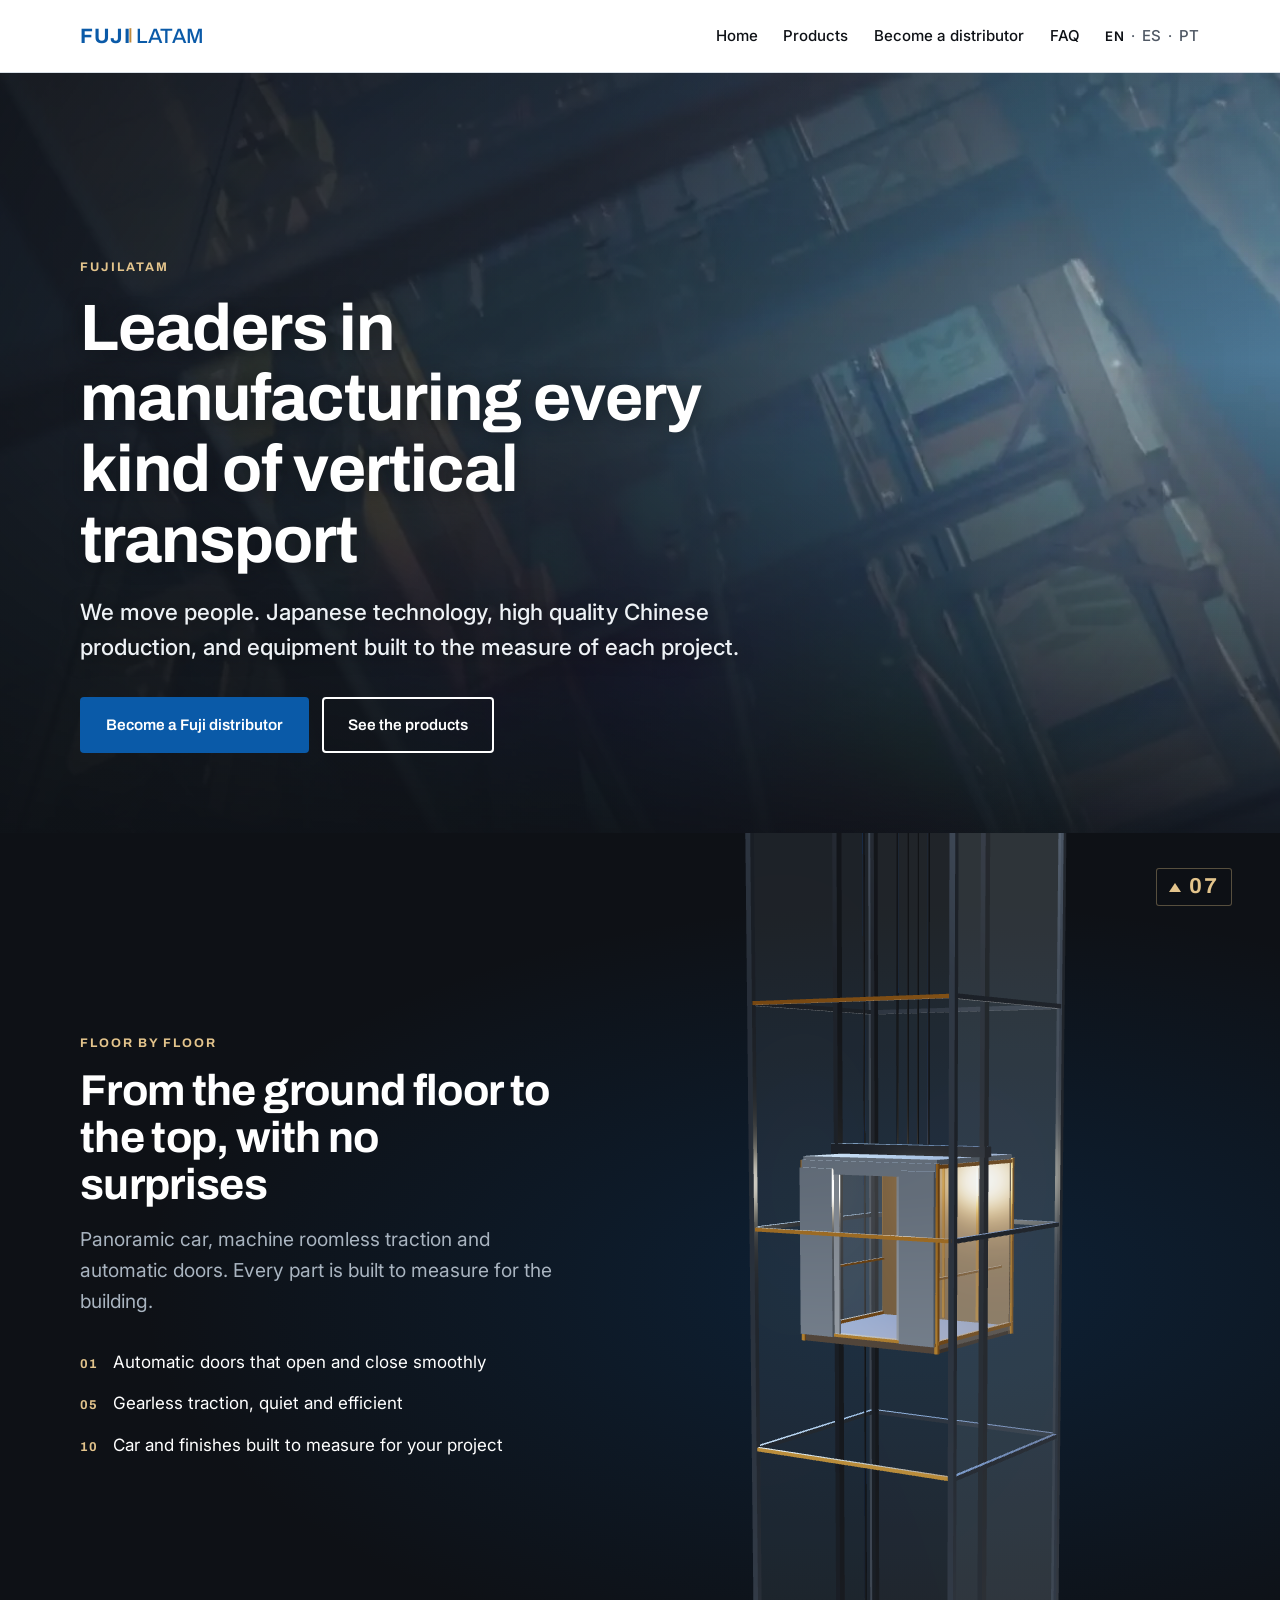
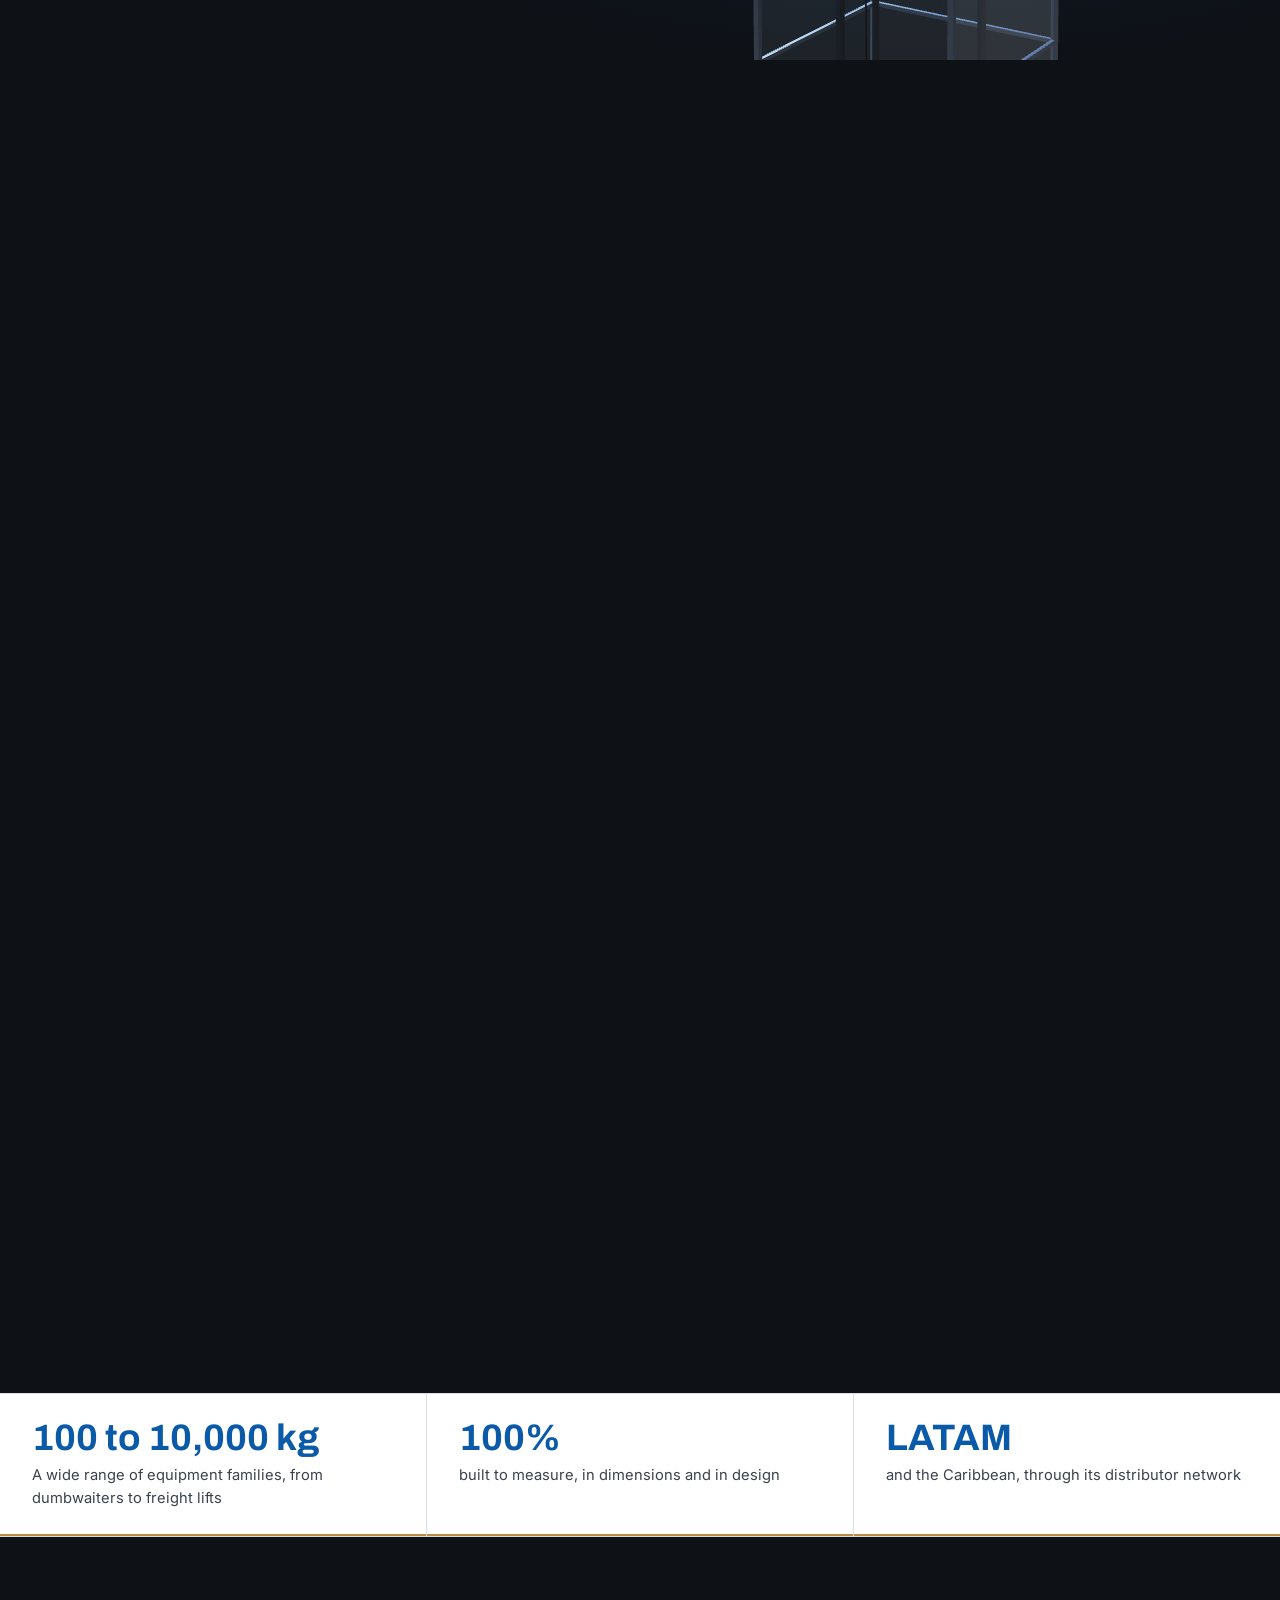
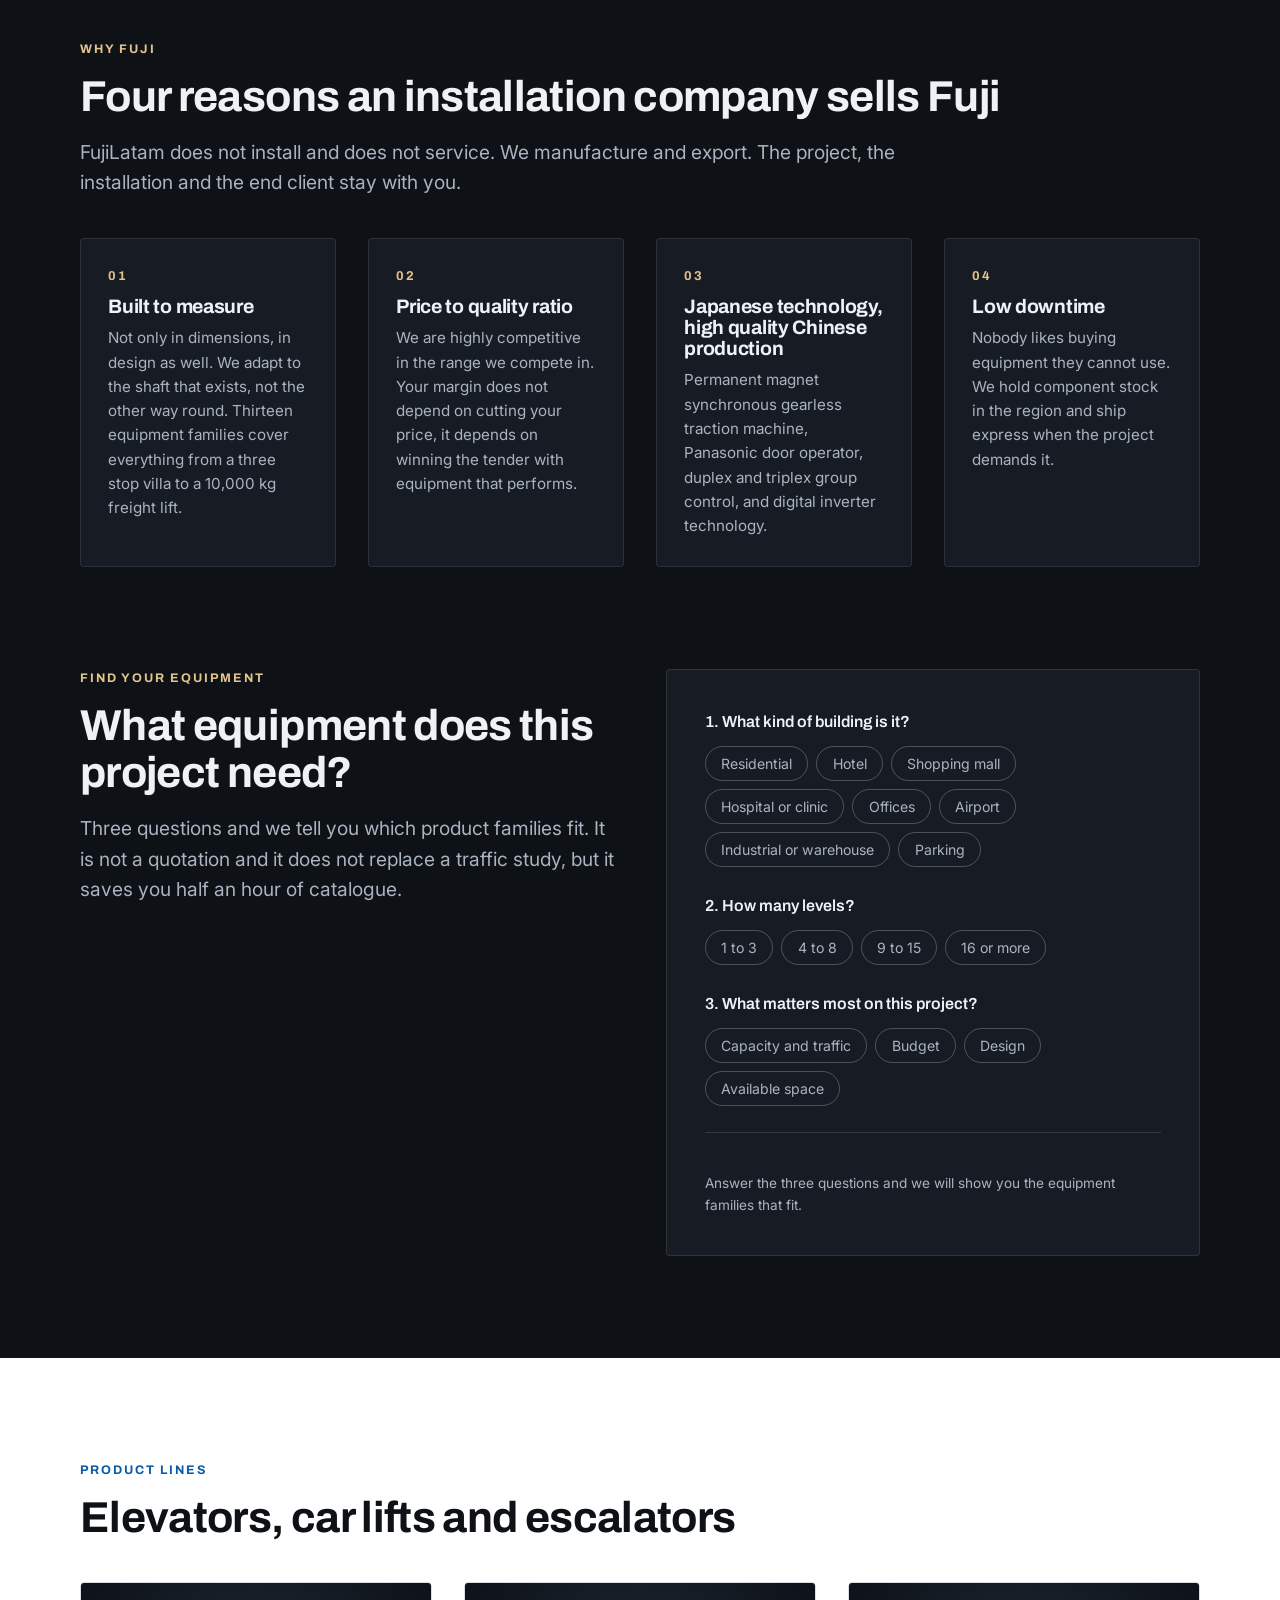
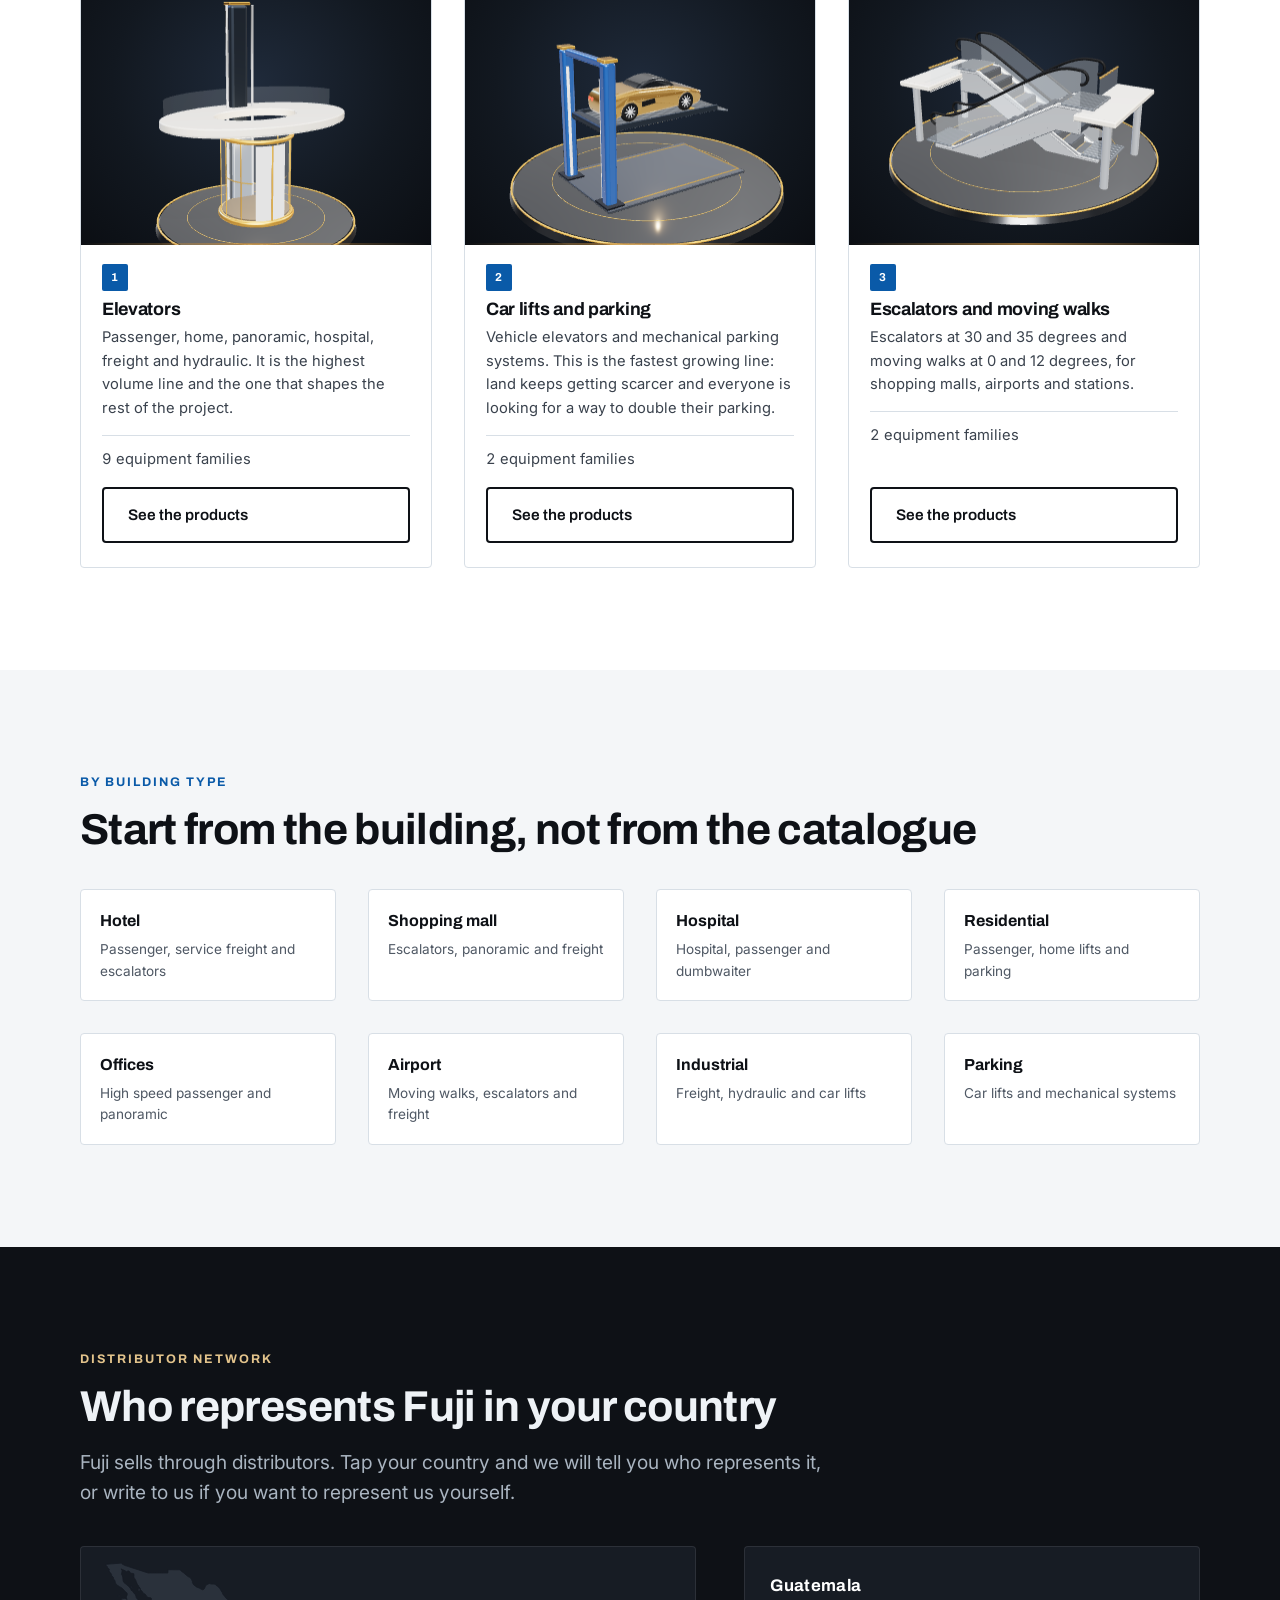
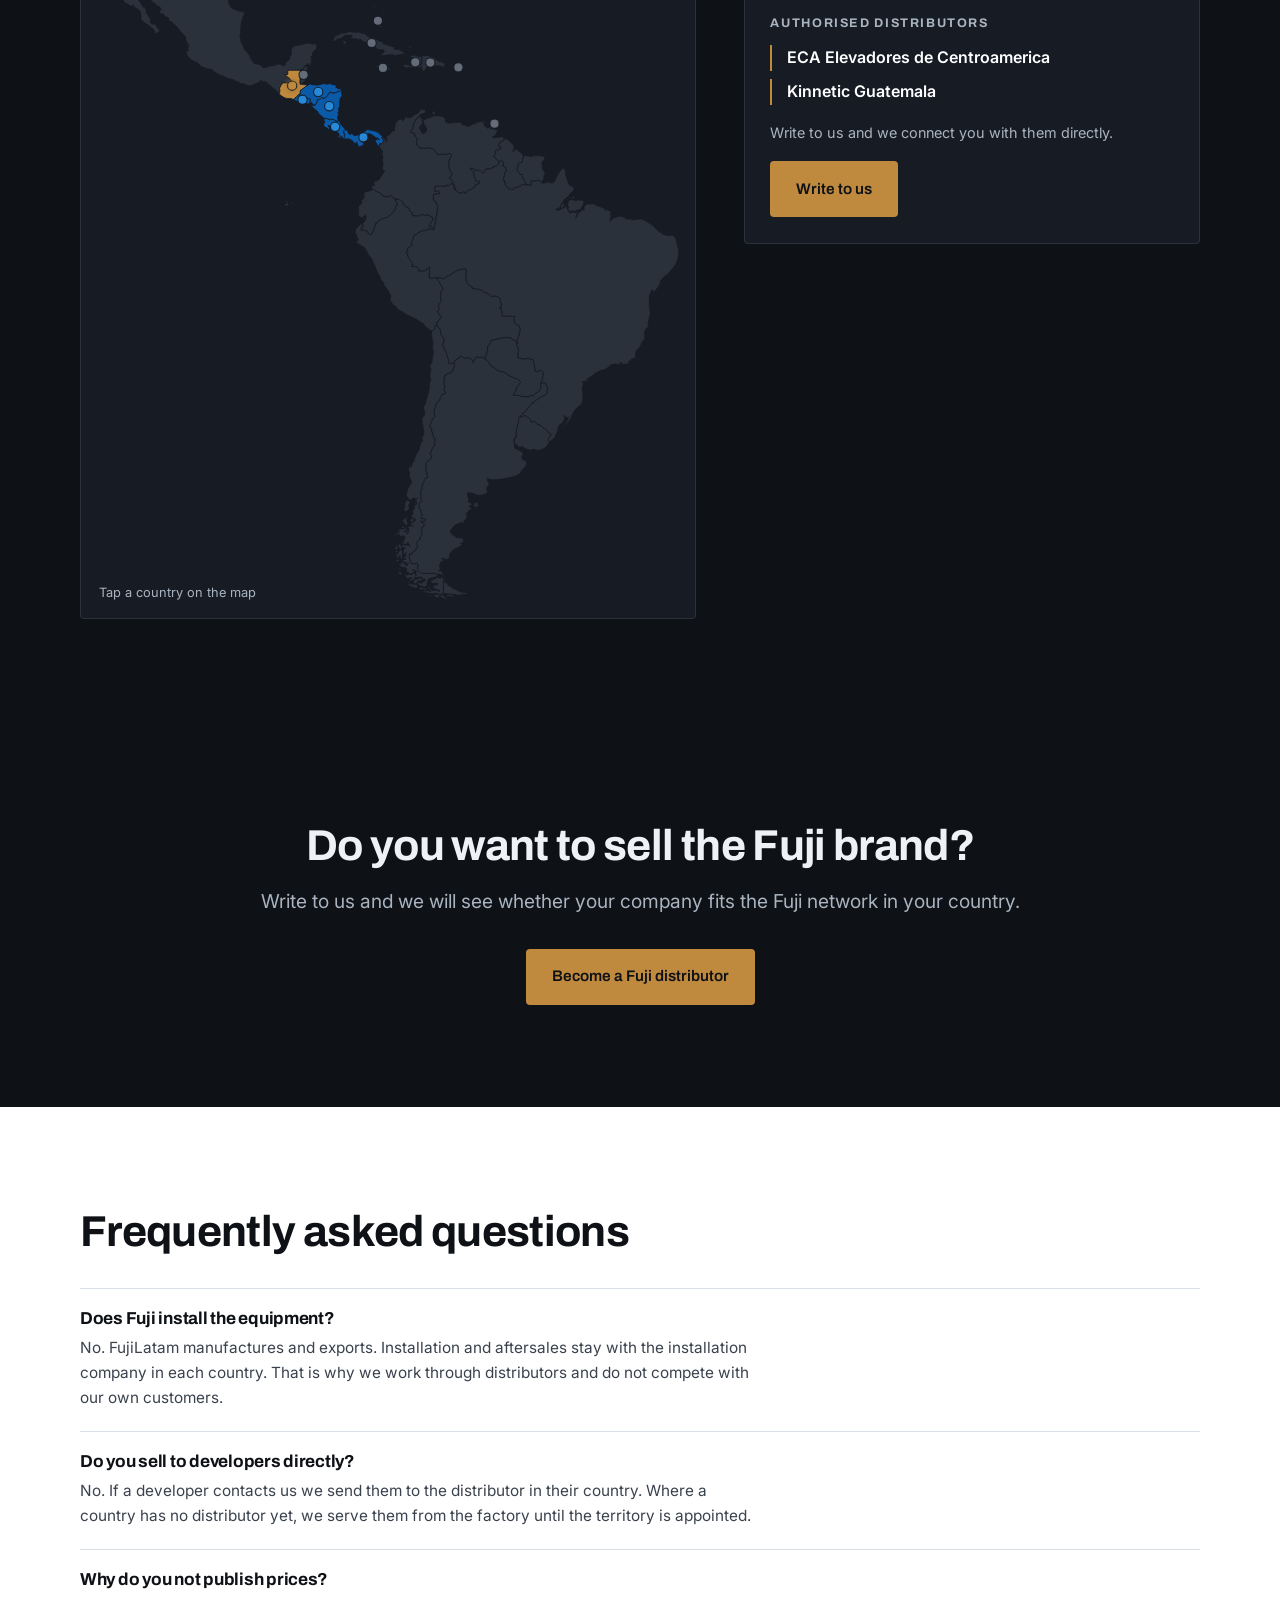
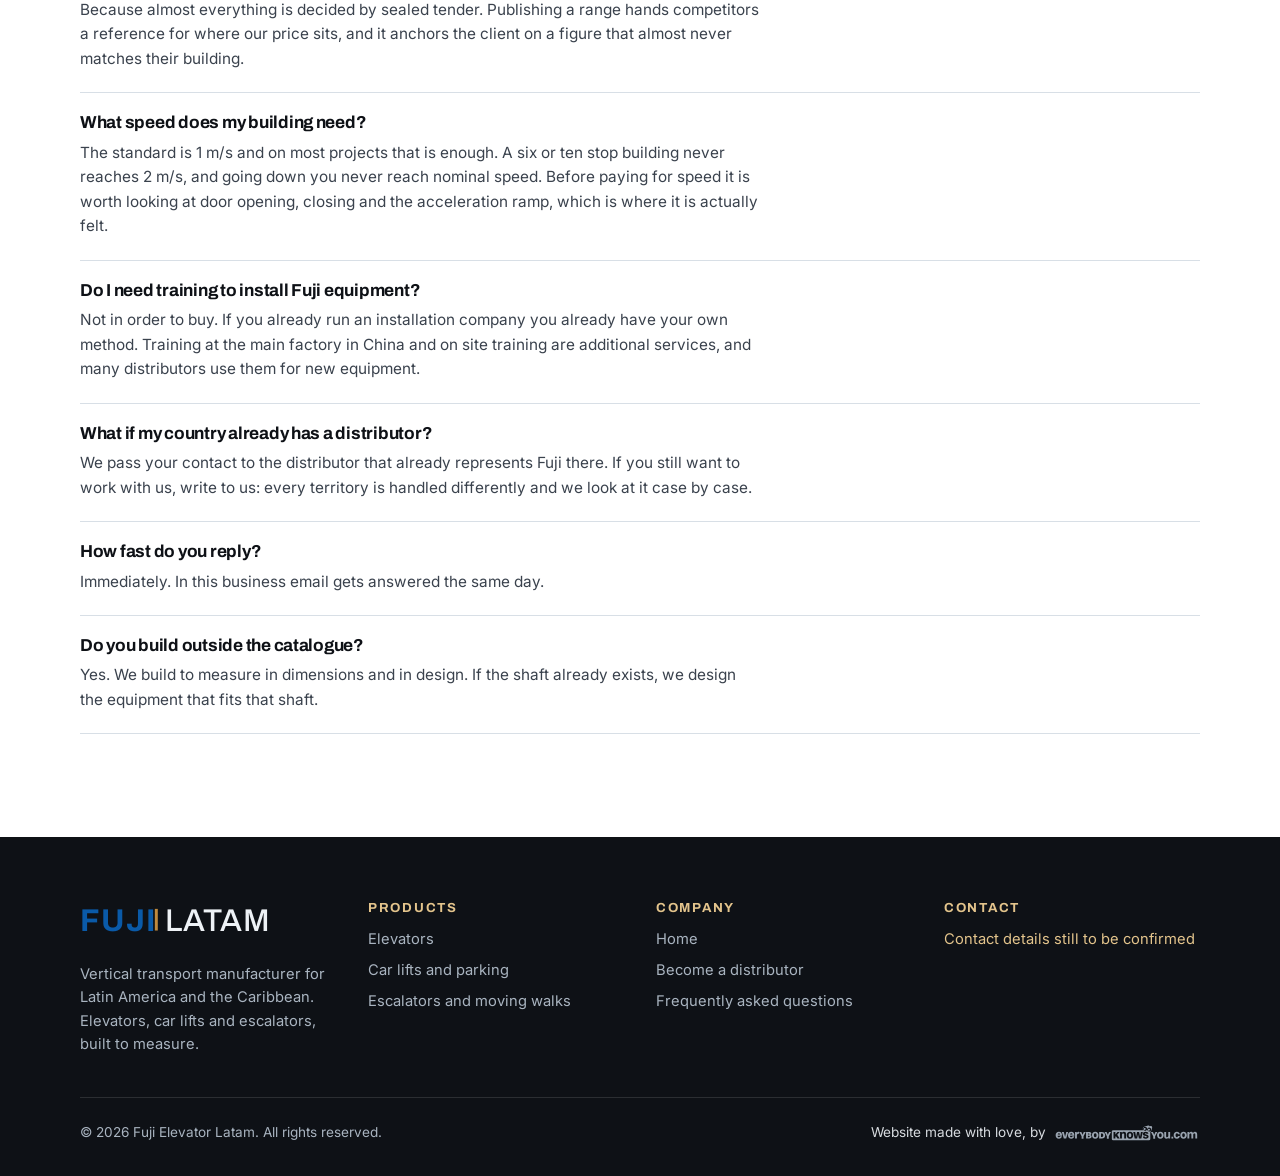
<file: index.html>
<!DOCTYPE html>
<html lang="en">
<head>
  <meta charset="UTF-8">
  <meta name="viewport" content="width=device-width, initial-scale=1.0">
  <title>Elevator Manufacturer for Latin America | FujiLatam</title>
  <meta name="description" content="Need an elevator manufacturer for your installation company? FujiLatam builds to measure and exports across Latin America. Become a Fuji distributor.">
  <meta name="keywords" content="elevator manufacturer, elevators Latin America, car lift, escalators, elevator distributor, lift supplier, Fuji, vertical transport, freight elevator, mechanical parking">

  <link rel="canonical" href="https://fujielevatorlatam.com/">
  <link rel="alternate" hreflang="en" href="https://fujielevatorlatam.com/">
  <link rel="alternate" hreflang="es" href="https://fujielevatorlatam.com/es/">
  <link rel="alternate" hreflang="pt" href="https://fujielevatorlatam.com/pt/">
  <link rel="alternate" hreflang="x-default" href="https://fujielevatorlatam.com/">

  <meta property="og:title" content="Elevator Manufacturer for Latin America | FujiLatam">
  <meta property="og:description" content="Need an elevator manufacturer for your installation company? FujiLatam builds to measure and exports across Latin America. Become a Fuji distributor.">
  <meta property="og:type" content="website">
  <meta property="og:url" content="https://fujielevatorlatam.com/">
  <meta property="og:image" content="https://fujielevatorlatam.com/assets/images/social-share/share-fujilatam-fujielevatorlatam.com.jpg">
  <meta property="og:image:width" content="1200">
  <meta property="og:image:height" content="630">
  <meta property="og:image:alt" content="FujiLatam, Leaders in manufacturing every kind of vertical transport">
  <meta property="og:site_name" content="FujiLatam">
  <meta property="og:locale" content="en_US">
  <meta property="og:locale:alternate" content="es_SV">
  <meta property="og:locale:alternate" content="pt_BR">

  <meta name="twitter:card" content="summary_large_image">
  <meta name="twitter:title" content="Elevator Manufacturer for Latin America | FujiLatam">
  <meta name="twitter:description" content="Need an elevator manufacturer for your installation company? FujiLatam builds to measure and exports across Latin America. Become a Fuji distributor.">
  <meta name="twitter:image" content="https://fujielevatorlatam.com/assets/images/social-share/share-fujilatam-fujielevatorlatam.com.jpg">

  <meta name="robots" content="noindex, nofollow">
  <meta name="author" content="Fuji Elevator Latam">
  <meta name="theme-color" content="#0A5AA8">
  <meta name="geo.region" content="SV">
  <meta name="geo.placename" content="Latin America">
  <meta http-equiv="content-language" content="en">

  <link rel="icon" href="favicon.svg" type="image/svg+xml">
  <link rel="icon" href="favicon.ico" sizes="any">
  <link rel="apple-touch-icon" href="apple-touch-icon.png">
  <link rel="manifest" href="site.webmanifest">
  <link rel="alternate" type="text/plain" title="llms.txt" href="https://fujielevatorlatam.com/llms.txt">

  <link rel="preload" as="image" href="assets/images/hero/hero-poster-fujilatam-fujielevatorlatam.com.webp" type="image/webp">
  <link rel="preconnect" href="https://fonts.googleapis.com">
  <link rel="preconnect" href="https://fonts.gstatic.com" crossorigin>
  <link rel="preload" as="style" href="https://fonts.googleapis.com/css2?family=Archivo:wght@500;600;700&family=Inter:wght@400;500;600&display=swap">
  <link rel="stylesheet" href="https://fonts.googleapis.com/css2?family=Archivo:wght@500;600;700&family=Inter:wght@400;500;600&display=swap" media="print" onload="this.media='all'">
  <noscript><link rel="stylesheet" href="https://fonts.googleapis.com/css2?family=Archivo:wght@500;600;700&family=Inter:wght@400;500;600&display=swap"></noscript>

  <link rel="stylesheet" href="assets/css/tokens.css">
  <link rel="stylesheet" href="assets/css/styles.css">

<script type="application/ld+json">
{
 "@context": "https://schema.org",
 "@graph": [
  {
   "@type": "Organization",
   "@id": "https://fujielevatorlatam.com/#org",
   "name": "Fuji Elevator Latam",
   "alternateName": [
    "FujiLatam",
    "Fuji Elevator"
   ],
   "url": "https://fujielevatorlatam.com/",
   "logo": "https://fujielevatorlatam.com/assets/images/logos/logo-fujilatam-fujielevatorlatam.com.svg",
   "image": "https://fujielevatorlatam.com/assets/images/social-share/share-fujilatam-fujielevatorlatam.com.jpg",
   "slogan": "Leaders in manufacturing every kind of vertical transport",
   "description": "Need an elevator manufacturer for your installation company? FujiLatam builds to measure and exports across Latin America. Become a Fuji distributor.",
   "areaServed": [
    "SV",
    "GT",
    "HN",
    "NI",
    "CR",
    "PA",
    "MX",
    "CO",
    "PE",
    "EC",
    "CL",
    "AR",
    "BR",
    "DO",
    "PR",
    "BO"
   ],
   "knowsLanguage": [
    "es",
    "en",
    "pt"
   ],
   "knowsAbout": [
    "Machine roomless passenger elevator",
    "Panoramic elevator",
    "Home lift",
    "Hospital elevator",
    "Freight elevator",
    "Car elevator",
    "Mechanical parking",
    "Escalators",
    "Moving walks"
   ],
   "address": {
    "@type": "PostalAddress",
    "addressCountry": "SV"
   }
  },
  {
   "@type": [
    "ProfessionalService",
    "LocalBusiness"
   ],
   "@id": "https://fujielevatorlatam.com/#service",
   "name": "FujiLatam",
   "parentOrganization": {
    "@id": "https://fujielevatorlatam.com/#org"
   },
   "description": "FujiLatam does not install and does not service. We manufacture and export. The project, the installation and the end client stay with you.",
   "url": "https://fujielevatorlatam.com/",
   "image": "https://fujielevatorlatam.com/assets/images/social-share/share-fujilatam-fujielevatorlatam.com.jpg",
   "priceRange": "$$$",
   "address": {
    "@type": "PostalAddress",
    "addressCountry": "SV"
   },
   "areaServed": [
    {
     "@type": "Country",
     "name": "Latin America"
    },
    {
     "@type": "Country",
     "name": "Caribbean"
    }
   ],
   "serviceType": [
    "Elevators",
    "Car lifts and parking",
    "Escalators and moving walks"
   ],
   "currenciesAccepted": "USD",
   "hasOfferCatalog": {
    "@id": "https://fujielevatorlatam.com/#catalog"
   }
  },
  {
   "@type": "OfferCatalog",
   "@id": "https://fujielevatorlatam.com/#catalog",
   "name": "Elevators, car lifts and escalators",
   "itemListElement": [
    {
     "@type": "Offer",
     "itemOffered": {
      "@type": "Service",
      "name": "Machine roomless passenger elevator",
      "description": "The workhorse. With no machine room it wins back the space others lose in the overhead slab. It is the default choice in residential and offices.",
      "provider": {
       "@id": "https://fujielevatorlatam.com/#org"
      }
     }
    },
    {
     "@type": "Offer",
     "itemOffered": {
      "@type": "Service",
      "name": "Small machine room passenger elevator",
      "description": "When the building needs more speed or more travel. It reaches 4 m/s and takes duplex and triplex configuration for peak hours.",
      "provider": {
       "@id": "https://fujielevatorlatam.com/#org"
      }
     }
    },
    {
     "@type": "Offer",
     "itemOffered": {
      "@type": "Service",
      "name": "Panoramic elevator",
      "description": "Semicircle, square or cylindrical capsule. For atriums, shopping malls and buildings where the equipment is part of the design.",
      "provider": {
       "@id": "https://fujielevatorlatam.com/#org"
      }
     }
    },
    {
     "@type": "Offer",
     "itemOffered": {
      "@type": "Service",
      "name": "Home lift",
      "description": "Three to five people, 0.4 m/s, 800 mm pit. For houses and villas with no built shaft.",
      "provider": {
       "@id": "https://fujielevatorlatam.com/#org"
      }
     }
    },
    {
     "@type": "Offer",
     "itemOffered": {
      "@type": "Service",
      "name": "Hospital elevator",
      "description": "A long car sized for a wheeled stretcher. It is what defines the shaft in a hospital or clinic, and the one most often forgotten in design.",
      "provider": {
       "@id": "https://fujielevatorlatam.com/#org"
      }
     }
    },
    {
     "@type": "Offer",
     "itemOffered": {
      "@type": "Service",
      "name": "Freight elevator",
      "description": "630 kg to 10,000 kg, geared, gearless, machine roomless or explosion proof. In hotels and airports it is not optional.",
      "provider": {
       "@id": "https://fujielevatorlatam.com/#org"
      }
     }
    },
    {
     "@type": "Offer",
     "itemOffered": {
      "@type": "Service",
      "name": "Car elevator",
      "description": "3000 and 5000 kg, car up to 3500 x 7200 mm. The best margin line and the one most in demand where there is no land left for parking.",
      "provider": {
       "@id": "https://fujielevatorlatam.com/#org"
      }
     }
    },
    {
     "@type": "Offer",
     "itemOffered": {
      "@type": "Service",
      "name": "Mechanical parking",
      "description": "From two post lifts to rotary towers and fully automated systems. Doubles or triples parking without buying more land.",
      "provider": {
       "@id": "https://fujielevatorlatam.com/#org"
      }
     }
    },
    {
     "@type": "Offer",
     "itemOffered": {
      "@type": "Service",
      "name": "Escalators",
      "description": "30 and 35 degrees, step widths of 600, 800 and 1000 mm, 3600 to 6000 people per hour. In series, crisscross or parallel.",
      "provider": {
       "@id": "https://fujielevatorlatam.com/#org"
      }
     }
    },
    {
     "@type": "Offer",
     "itemOffered": {
      "@type": "Service",
      "name": "Moving walks",
      "description": "0 and 12 degrees. Airports, stations and shopping malls with a long floor plan.",
      "provider": {
       "@id": "https://fujielevatorlatam.com/#org"
      }
     }
    }
   ]
  },
  {
   "@type": "WebSite",
   "@id": "https://fujielevatorlatam.com/#website",
   "url": "https://fujielevatorlatam.com/",
   "name": "FujiLatam",
   "inLanguage": [
    "en",
    "es",
    "pt"
   ],
   "publisher": {
    "@id": "https://fujielevatorlatam.com/#org"
   }
  },
  {
   "@type": "FAQPage",
   "@id": "https://fujielevatorlatam.com/#faq",
   "mainEntity": [
    {
     "@type": "Question",
     "name": "Does Fuji install the equipment?",
     "acceptedAnswer": {
      "@type": "Answer",
      "text": "No. FujiLatam manufactures and exports. Installation and aftersales stay with the installation company in each country. That is why we work through distributors and do not compete with our own customers."
     }
    },
    {
     "@type": "Question",
     "name": "Do you sell to developers directly?",
     "acceptedAnswer": {
      "@type": "Answer",
      "text": "No. If a developer contacts us we send them to the distributor in their country. Where a country has no distributor yet, we serve them from the factory until the territory is appointed."
     }
    },
    {
     "@type": "Question",
     "name": "Why do you not publish prices?",
     "acceptedAnswer": {
      "@type": "Answer",
      "text": "Because almost everything is decided by sealed tender. Publishing a range hands competitors a reference for where our price sits, and it anchors the client on a figure that almost never matches their building."
     }
    },
    {
     "@type": "Question",
     "name": "What speed does my building need?",
     "acceptedAnswer": {
      "@type": "Answer",
      "text": "The standard is 1 m/s and on most projects that is enough. A six or ten stop building never reaches 2 m/s, and going down you never reach nominal speed. Before paying for speed it is worth looking at door opening, closing and the acceleration ramp, which is where it is actually felt."
     }
    },
    {
     "@type": "Question",
     "name": "Do I need training to install Fuji equipment?",
     "acceptedAnswer": {
      "@type": "Answer",
      "text": "Not in order to buy. If you already run an installation company you already have your own method. Training at the main factory in China and on site training are additional services, and many distributors use them for new equipment."
     }
    },
    {
     "@type": "Question",
     "name": "What if my country already has a distributor?",
     "acceptedAnswer": {
      "@type": "Answer",
      "text": "We pass your contact to the distributor that already represents Fuji there. If you still want to work with us, write to us: every territory is handled differently and we look at it case by case."
     }
    },
    {
     "@type": "Question",
     "name": "How fast do you reply?",
     "acceptedAnswer": {
      "@type": "Answer",
      "text": "Immediately. In this business email gets answered the same day."
     }
    },
    {
     "@type": "Question",
     "name": "Do you build outside the catalogue?",
     "acceptedAnswer": {
      "@type": "Answer",
      "text": "Yes. We build to measure in dimensions and in design. If the shaft already exists, we design the equipment that fits that shaft."
     }
    }
   ]
  },
  {
   "@type": "VideoObject",
   "name": "FujiLatam vertical transport",
   "description": "We move people. Japanese technology, high quality Chinese production, and equipment built to the measure of each project.",
   "thumbnailUrl": "https://fujielevatorlatam.com/assets/images/hero/hero-poster-fujilatam-fujielevatorlatam.com.webp",
   "uploadDate": "2026-10-28",
   "duration": "PT16S",
   "contentUrl": "https://fujielevatorlatam.com/assets/video/fujilatam-hero-fujielevatorlatam.com.mp4",
   "publisher": {
    "@id": "https://fujielevatorlatam.com/#org"
   }
  }
 ]
}
</script>
</head>
<body>
<header class="site-header">
  <div class="wrap">
    <a class="brand" href="index.html" aria-label="FujiLatam"><svg class="" viewBox="0 0 260 40" role="img" aria-label="FujiLatam" xmlns="http://www.w3.org/2000/svg"><text x="0" y="30" font-family="Archivo, Arial, sans-serif" font-size="32" font-weight="700" letter-spacing="1" fill="var(--accent)">FUJI</text><text x="86" y="30" font-family="Archivo, Arial, sans-serif" font-size="32" font-weight="500" letter-spacing="1" fill="currentColor">LATAM</text><rect x="76" y="8" width="3" height="22" fill="var(--brass)"/></svg></a>
    <button class="nav-toggle" aria-expanded="false" aria-controls="nav" aria-label="Menu">&#9776;</button>
    <nav class="nav" id="nav">
      <a href="index.html">Home</a><a href="products.html">Products</a><a href="distributors.html">Become a distributor</a><a href="index.html#faq">FAQ</a>
      <span class="lang"><span class="active">EN</span> &middot; <a href="es/index.html">ES</a> &middot; <a href="pt/index.html">PT</a></span>
    </nav>
  </div>
</header>
<main>

<section class="hero">
  <div class="hero__stage">
  <div class="hero__media">
    <video autoplay muted loop playsinline preload="metadata"
           poster="assets/images/hero/hero-poster-fujilatam-fujielevatorlatam.com.webp"
           aria-hidden="true" tabindex="-1">
      <source src="assets/video/fujilatam-hero-fujielevatorlatam.com.mp4" type="video/mp4">
    </video>
  </div>
  <div class="hero__scrim"></div>
  <div class="hero__inner wrap">
    <p class="eyebrow" style="color:var(--brass-lt)">FujiLatam</p>
    <h1>Leaders in manufacturing every kind of vertical transport</h1>
    <p class="hero__claim">We move people. Japanese technology, high quality Chinese production, and equipment built to the measure of each project.</p>
    <div class="hero__cta">
      <a class="btn btn--primary" href="distributors.html">Become a Fuji distributor</a>
      <a class="btn btn--ghost" style="color:#fff" href="products.html">See the products</a>
    </div>
  </div>
  </div>
</section>

<section class="ride" data-ride3d aria-label="From the ground floor to the top, with no surprises">
  <div class="ride__stage">
    <div class="ride__3d" data-elevator3d aria-hidden="true">
      <div class="lift-ind"><span class="lift-ind__arrow" data-dir=""></span><span class="lift-ind__n">01</span></div>
    </div>
    <div class="ride__copy wrap">
      <p class="eyebrow">Floor by floor</p>
      <h2>From the ground floor to the top, with no surprises</h2>
      <p class="lede ride__lede">Panoramic car, machine roomless traction and automatic doors. Every part is built to measure for the building.</p>
      <ol class="ride__stops"><li data-at="0.12"><span>01</span>Automatic doors that open and close smoothly</li><li data-at="0.5"><span>05</span>Gearless traction, quiet and efficient</li><li data-at="0.88"><span>10</span>Car and finishes built to measure for your project</li></ol>
    </div>
    <p class="ride__hint" aria-hidden="true">Scroll</p>
  </div>
</section>

<div class="stats"><div class="stat"><div class="stat__n">100 to 10,000 kg</div><div class="stat__l">A wide range of equipment families, from dumbwaiters to freight lifts</div></div><div class="stat"><div class="stat__n">100%</div><div class="stat__l">built to measure, in dimensions and in design</div></div><div class="stat"><div class="stat__n">LATAM</div><div class="stat__l">and the Caribbean, through its distributor network</div></div></div>

<section class="section section--dark" id="why">
  <div class="wrap">
    <p class="eyebrow">Why Fuji</p>
    <h2>Four reasons an installation company sells Fuji</h2>
    <p class="lede" style="margin-top:1rem;margin-bottom:2.5rem">FujiLatam does not install and does not service. We manufacture and export. The project, the installation and the end client stay with you.</p>
    <div class="grid grid--4"><article class="pillar reveal"><div class="pillar__n">01</div><h3>Built to measure</h3><p>Not only in dimensions, in design as well. We adapt to the shaft that exists, not the other way round. Thirteen equipment families cover everything from a three stop villa to a 10,000 kg freight lift.</p></article><article class="pillar reveal"><div class="pillar__n">02</div><h3>Price to quality ratio</h3><p>We are highly competitive in the range we compete in. Your margin does not depend on cutting your price, it depends on winning the tender with equipment that performs.</p></article><article class="pillar reveal"><div class="pillar__n">03</div><h3>Japanese technology, high quality Chinese production</h3><p>Permanent magnet synchronous gearless traction machine, Panasonic door operator, duplex and triplex group control, and digital inverter technology.</p></article><article class="pillar reveal"><div class="pillar__n">04</div><h3>Low downtime</h3><p>Nobody likes buying equipment they cannot use. We hold component stock in the region and ship express when the project demands it.</p></article></div>
  </div>
</section>

<section class="section section--dark" id="finder" style="padding-top:0">
  <div class="wrap">
    <div class="split" style="align-items:start">
      <div>
        <p class="eyebrow">Find your equipment</p>
        <h2>What equipment does this project need?</h2>
        <p class="lede" style="margin-top:1rem">Three questions and we tell you which product families fit. It is not a quotation and it does not replace a traffic study, but it saves you half an hour of catalogue.</p>
      </div>
      <div class="finder" data-finder data-copy="{&quot;prompt&quot;: &quot;Answer the three questions and we will show you the equipment families that fit.&quot;, &quot;resultTitle&quot;: &quot;Recommended families&quot;, &quot;primary&quot;: &quot;Primary:&quot;, &quot;capacity&quot;: &quot;Capacity&quot;, &quot;speed&quot;: &quot;Speed&quot;, &quot;disclaimer&quot;: &quot;These are the families that normally fit a project like this. Final dimensions, the number of units and the group configuration come out of the traffic study and the real shaft measurements.&quot;, &quot;cta&quot;: &quot;Talk to a representative&quot;, &quot;families&quot;: {&quot;mrl&quot;: {&quot;name&quot;: &quot;Machine roomless passenger elevator&quot;, &quot;why&quot;: &quot;The workhorse. With no machine room it wins back the space others lose in the overhead slab. It is the default choice in residential and offices.&quot;, &quot;img&quot;: &quot;assets/images/products/cabina-estandar-fujilatam-fujielevatorlatam.com.webp&quot;}, &quot;smr&quot;: {&quot;name&quot;: &quot;Small machine room passenger elevator&quot;, &quot;why&quot;: &quot;When the building needs more speed or more travel. It reaches 4 m/s and takes duplex and triplex configuration for peak hours.&quot;, &quot;img&quot;: &quot;assets/images/products/cabina-lujo-oro-fujilatam-fujielevatorlatam.com.webp&quot;}, &quot;pano&quot;: {&quot;name&quot;: &quot;Panoramic elevator&quot;, &quot;why&quot;: &quot;Semicircle, square or cylindrical capsule. For atriums, shopping malls and buildings where the equipment is part of the design.&quot;, &quot;img&quot;: &quot;assets/images/products/elevador-panoramico-fujilatam-fujielevatorlatam.com.webp&quot;}, &quot;villa&quot;: {&quot;name&quot;: &quot;Home lift&quot;, &quot;why&quot;: &quot;Three to five people, 0.4 m/s, 800 mm pit. For houses and villas with no built shaft.&quot;, &quot;img&quot;: &quot;assets/images/products/elevador-residencial-fujilatam-fujielevatorlatam.com.webp&quot;}, &quot;plat&quot;: {&quot;name&quot;: &quot;Residential hydraulic platform&quot;, &quot;why&quot;: &quot;For homes, wheelchairs and older people. 2 to 6 stops and up to 15 m of travel, indoors or outdoors. It is hydraulic and slow on purpose: it is not a traction elevator.&quot;, &quot;img&quot;: &quot;assets/images/products/plataforma-residencial-fujilatam-fujielevatorlatam.com.webp&quot;}, &quot;bed&quot;: {&quot;name&quot;: &quot;Hospital elevator&quot;, &quot;why&quot;: &quot;A long car sized for a wheeled stretcher. It is what defines the shaft in a hospital or clinic, and the one most often forgotten in design.&quot;, &quot;img&quot;: &quot;assets/images/products/elevador-camillas-fujilatam-fujielevatorlatam.com.webp&quot;}, &quot;freight&quot;: {&quot;name&quot;: &quot;Freight elevator&quot;, &quot;why&quot;: &quot;630 kg to 10,000 kg, geared, gearless, machine roomless or explosion proof. In hotels and airports it is not optional.&quot;, &quot;img&quot;: &quot;assets/images/products/montacargas-fujilatam-fujielevatorlatam.com.webp&quot;}, &quot;hydra&quot;: {&quot;name&quot;: &quot;Hydraulic elevator&quot;, &quot;why&quot;: &quot;Piston, pump and oil. Slower and cheaper, useful on few levels and short travel.&quot;, &quot;img&quot;: &quot;assets/images/products/elevador-capsula-fujilatam-fujielevatorlatam.com.webp&quot;}, &quot;dumb&quot;: {&quot;name&quot;: &quot;Dumbwaiter&quot;, &quot;why&quot;: &quot;100 to 300 kg, vertical opening. Kitchens, hotels, laboratories and pharmacies.&quot;, &quot;img&quot;: &quot;assets/images/products/cabina-estandar-fujilatam-fujielevatorlatam.com.webp&quot;}, &quot;car&quot;: {&quot;name&quot;: &quot;Car elevator&quot;, &quot;why&quot;: &quot;3000 and 5000 kg, car up to 3500 x 7200 mm. The best margin line and the one most in demand where there is no land left for parking.&quot;, &quot;img&quot;: &quot;assets/images/products/montacoches-fujilatam-fujielevatorlatam.com.webp&quot;}, &quot;parking&quot;: {&quot;name&quot;: &quot;Mechanical parking&quot;, &quot;why&quot;: &quot;From two post lifts to rotary towers and fully automated systems. Doubles or triples parking without buying more land.&quot;, &quot;img&quot;: &quot;assets/images/products/parqueo-mecanico-fujilatam-fujielevatorlatam.com.webp&quot;}, &quot;esc&quot;: {&quot;name&quot;: &quot;Escalators&quot;, &quot;why&quot;: &quot;30 and 35 degrees, step widths of 600, 800 and 1000 mm, 3600 to 6000 people per hour. In series, crisscross or parallel.&quot;, &quot;img&quot;: &quot;assets/images/products/escaleras-electricas-fujilatam-fujielevatorlatam.com.webp&quot;}, &quot;walk&quot;: {&quot;name&quot;: &quot;Moving walks&quot;, &quot;why&quot;: &quot;0 and 12 degrees. Airports, stations and shopping malls with a long floor plan.&quot;, &quot;img&quot;: &quot;assets/images/products/pasillos-moviles-fujilatam-fujielevatorlatam.com.webp&quot;}}}">
        <div class="fq"><span class="fq__label">1. What kind of building is it?</span>
          <div class="chips"><button class="chip" type="button" data-group="use" data-value="residencial" aria-pressed="false">Residential</button><button class="chip" type="button" data-group="use" data-value="hotel" aria-pressed="false">Hotel</button><button class="chip" type="button" data-group="use" data-value="comercial" aria-pressed="false">Shopping mall</button><button class="chip" type="button" data-group="use" data-value="hospital" aria-pressed="false">Hospital or clinic</button><button class="chip" type="button" data-group="use" data-value="oficinas" aria-pressed="false">Offices</button><button class="chip" type="button" data-group="use" data-value="aeropuerto" aria-pressed="false">Airport</button><button class="chip" type="button" data-group="use" data-value="industrial" aria-pressed="false">Industrial or warehouse</button><button class="chip" type="button" data-group="use" data-value="parqueo" aria-pressed="false">Parking</button></div></div>
        <div class="fq"><span class="fq__label">2. How many levels?</span>
          <div class="chips"><button class="chip" type="button" data-group="floors" data-value="1-3" aria-pressed="false">1 to 3</button><button class="chip" type="button" data-group="floors" data-value="4-8" aria-pressed="false">4 to 8</button><button class="chip" type="button" data-group="floors" data-value="9-15" aria-pressed="false">9 to 15</button><button class="chip" type="button" data-group="floors" data-value="16+" aria-pressed="false">16 or more</button></div></div>
        <div class="fq"><span class="fq__label">3. What matters most on this project?</span>
          <div class="chips"><button class="chip" type="button" data-group="priority" data-value="trafico" aria-pressed="false">Capacity and traffic</button><button class="chip" type="button" data-group="priority" data-value="presupuesto" aria-pressed="false">Budget</button><button class="chip" type="button" data-group="priority" data-value="diseno" aria-pressed="false">Design</button><button class="chip" type="button" data-group="priority" data-value="espacio" aria-pressed="false">Available space</button></div></div>
        <div class="finder__out" data-finder-out></div>
      </div>
    </div>
  </div>
</section>

<section class="section" id="lines">
  <div class="wrap">
    <p class="eyebrow">Product lines</p>
    <h2>Elevators, car lifts and escalators</h2>
    <div class="grid grid--3" style="margin-top:2.5rem"><article class="pcard reveal"><div class="pcard__img"><img src="assets/images/products/elevadores-linea-fujilatam-fujielevatorlatam.com.webp" alt="Elevators" loading="lazy" width="1200" height="900"><div class="pcard__3d" data-line3d="elevadores" aria-hidden="true"></div></div><div class="pcard__body"><span class="rank rank--1">1</span><h3>Elevators</h3><p>Passenger, home, panoramic, hospital, freight and hydraulic. It is the highest volume line and the one that shapes the rest of the project.</p><p class="pcard__spec">9 equipment families</p><a class="btn btn--ghost" style="margin-top:1rem" href="products.html#elevadores">See the products</a></div></article><article class="pcard reveal"><div class="pcard__img"><img src="assets/images/products/montacoches-fujilatam-fujielevatorlatam.com.webp" alt="Car lifts and parking" loading="lazy" width="1200" height="900"><div class="pcard__3d" data-line3d="montacoches" aria-hidden="true"></div></div><div class="pcard__body"><span class="rank rank--1">2</span><h3>Car lifts and parking</h3><p>Vehicle elevators and mechanical parking systems. This is the fastest growing line: land keeps getting scarcer and everyone is looking for a way to double their parking.</p><p class="pcard__spec">2 equipment families</p><a class="btn btn--ghost" style="margin-top:1rem" href="products.html#montacoches">See the products</a></div></article><article class="pcard reveal"><div class="pcard__img"><img src="assets/images/products/escaleras-electricas-fujilatam-fujielevatorlatam.com.webp" alt="Escalators and moving walks" loading="lazy" width="1200" height="900"><div class="pcard__3d" data-line3d="escaleras" aria-hidden="true"></div></div><div class="pcard__body"><span class="rank rank--1">3</span><h3>Escalators and moving walks</h3><p>Escalators at 30 and 35 degrees and moving walks at 0 and 12 degrees, for shopping malls, airports and stations.</p><p class="pcard__spec">2 equipment families</p><a class="btn btn--ghost" style="margin-top:1rem" href="products.html#escaleras">See the products</a></div></article></div>
  </div>
</section>

<section class="section section--surface" id="buildings">
  <div class="wrap">
    <p class="eyebrow">By building type</p>
    <h2>Start from the building, not from the catalogue</h2>
    <div class="grid grid--4" style="margin-top:2.2rem"><a class="btype reveal" href="products.html"><strong>Hotel</strong><span>Passenger, service freight and escalators</span></a><a class="btype reveal" href="products.html"><strong>Shopping mall</strong><span>Escalators, panoramic and freight</span></a><a class="btype reveal" href="products.html"><strong>Hospital</strong><span>Hospital, passenger and dumbwaiter</span></a><a class="btype reveal" href="products.html"><strong>Residential</strong><span>Passenger, home lifts and parking</span></a><a class="btype reveal" href="products.html"><strong>Offices</strong><span>High speed passenger and panoramic</span></a><a class="btype reveal" href="products.html"><strong>Airport</strong><span>Moving walks, escalators and freight</span></a><a class="btype reveal" href="products.html"><strong>Industrial</strong><span>Freight, hydraulic and car lifts</span></a><a class="btype reveal" href="products.html"><strong>Parking</strong><span>Car lifts and mechanical systems</span></a></div>
  </div>
</section>

<section class="section section--dark" id="partners">
  <div class="wrap">
    <p class="eyebrow">Distributor network</p>
    <h2>Who represents Fuji in your country</h2>
    <p class="lede" style="margin-top:1rem;margin-bottom:2.4rem;max-width:62ch">Fuji sells through distributors. Tap your country and we will tell you who represents it, or write to us if you want to represent us yourself.</p>
    <div class="map reveal" data-map data-copy="{&quot;countries&quot;: {&quot;mx&quot;: &quot;Mexico&quot;, &quot;gt&quot;: &quot;Guatemala&quot;, &quot;bz&quot;: &quot;Belize&quot;, &quot;sv&quot;: &quot;El Salvador&quot;, &quot;hn&quot;: &quot;Honduras&quot;, &quot;ni&quot;: &quot;Nicaragua&quot;, &quot;cr&quot;: &quot;Costa Rica&quot;, &quot;pa&quot;: &quot;Panama&quot;, &quot;cu&quot;: &quot;Cuba&quot;, &quot;ht&quot;: &quot;Haiti&quot;, &quot;do&quot;: &quot;Dominican Republic&quot;, &quot;jm&quot;: &quot;Jamaica&quot;, &quot;pr&quot;: &quot;Puerto Rico&quot;, &quot;bs&quot;: &quot;Bahamas&quot;, &quot;tt&quot;: &quot;Trinidad and Tobago&quot;, &quot;co&quot;: &quot;Colombia&quot;, &quot;ve&quot;: &quot;Venezuela&quot;, &quot;gy&quot;: &quot;Guyana&quot;, &quot;sr&quot;: &quot;Suriname&quot;, &quot;ec&quot;: &quot;Ecuador&quot;, &quot;pe&quot;: &quot;Peru&quot;, &quot;bo&quot;: &quot;Bolivia&quot;, &quot;br&quot;: &quot;Brazil&quot;, &quot;py&quot;: &quot;Paraguay&quot;, &quot;uy&quot;: &quot;Uruguay&quot;, &quot;ar&quot;: &quot;Argentina&quot;, &quot;cl&quot;: &quot;Chile&quot;}, &quot;distributors&quot;: {&quot;sv&quot;: [&quot;ECA Elevadores de Centroamerica&quot;], &quot;gt&quot;: [&quot;ECA Elevadores de Centroamerica&quot;, &quot;Kinnetic Guatemala&quot;], &quot;hn&quot;: [&quot;ECA Elevadores de Centroamerica&quot;], &quot;ni&quot;: [&quot;ECA Elevadores de Centroamerica&quot;], &quot;cr&quot;: [&quot;ECA Elevadores de Centroamerica&quot;], &quot;pa&quot;: [&quot;ECA Elevadores de Centroamerica&quot;]}, &quot;mapLabel&quot;: &quot;Map of Fuji distributors in Latin America and the Caribbean&quot;, &quot;covered&quot;: &quot;Authorised distributors&quot;, &quot;coveredNote&quot;: &quot;Write to us and we connect you with them directly.&quot;, &quot;ask&quot;: &quot;Ask us&quot;, &quot;askNote&quot;: &quot;Most countries already have a distributor. Write to us and we will tell you who represents Fuji in yours.&quot;, &quot;cta&quot;: &quot;Write to us&quot;, &quot;ctaHref&quot;: &quot;distributors.html&quot;, &quot;initial&quot;: &quot;gt&quot;}">
      <div class="map__canvas" data-map-canvas><p class="map__hint">Tap a country on the map</p></div>
      <aside class="map__panel" data-map-panel></aside>
    </div>
  </div>
</section>

<section class="section section--brand center" id="distribuidores">
  <div class="wrap">
    <h2>Do you want to sell the Fuji brand?</h2>
    <p class="lede" style="margin-top:1rem">Write to us and we will see whether your company fits the Fuji network in your country.</p>
    <div class="btnrow"><a class="btn btn--brass" href="distributors.html">Become a Fuji distributor</a></div>
  </div>
</section>

<section class="section" id="faq">
  <div class="wrap">
    <h2>Frequently asked questions</h2>
    <div style="margin-top:2rem"><div class="faq-item reveal"><h3>Does Fuji install the equipment?</h3><p>No. FujiLatam manufactures and exports. Installation and aftersales stay with the installation company in each country. That is why we work through distributors and do not compete with our own customers.</p></div><div class="faq-item reveal"><h3>Do you sell to developers directly?</h3><p>No. If a developer contacts us we send them to the distributor in their country. Where a country has no distributor yet, we serve them from the factory until the territory is appointed.</p></div><div class="faq-item reveal"><h3>Why do you not publish prices?</h3><p>Because almost everything is decided by sealed tender. Publishing a range hands competitors a reference for where our price sits, and it anchors the client on a figure that almost never matches their building.</p></div><div class="faq-item reveal"><h3>What speed does my building need?</h3><p>The standard is 1 m/s and on most projects that is enough. A six or ten stop building never reaches 2 m/s, and going down you never reach nominal speed. Before paying for speed it is worth looking at door opening, closing and the acceleration ramp, which is where it is actually felt.</p></div><div class="faq-item reveal"><h3>Do I need training to install Fuji equipment?</h3><p>Not in order to buy. If you already run an installation company you already have your own method. Training at the main factory in China and on site training are additional services, and many distributors use them for new equipment.</p></div><div class="faq-item reveal"><h3>What if my country already has a distributor?</h3><p>We pass your contact to the distributor that already represents Fuji there. If you still want to work with us, write to us: every territory is handled differently and we look at it case by case.</p></div><div class="faq-item reveal"><h3>How fast do you reply?</h3><p>Immediately. In this business email gets answered the same day.</p></div><div class="faq-item reveal"><h3>Do you build outside the catalogue?</h3><p>Yes. We build to measure in dimensions and in design. If the shaft already exists, we design the equipment that fits that shaft.</p></div></div>
  </div>
</section>

</main>
<footer class="site-footer">
  <div class="wrap">
    <div class="footer-grid">
      <div>
        <svg class="" viewBox="0 0 260 40" role="img" aria-label="FujiLatam" xmlns="http://www.w3.org/2000/svg"><text x="0" y="30" font-family="Archivo, Arial, sans-serif" font-size="32" font-weight="700" letter-spacing="1" fill="var(--accent)">FUJI</text><text x="86" y="30" font-family="Archivo, Arial, sans-serif" font-size="32" font-weight="500" letter-spacing="1" fill="currentColor">LATAM</text><rect x="76" y="8" width="3" height="22" fill="var(--brass)"/></svg>
        <p style="margin-top:.9rem;font-size:.92rem;color:var(--on-dark-soft);max-width:34ch">Vertical transport manufacturer for Latin America and the Caribbean. Elevators, car lifts and escalators, built to measure.</p>
      </div>
      <div>
        <h4>Products</h4>
        <ul><li><a href="products.html#elevadores">Elevators</a></li><li><a href="products.html#montacoches">Car lifts and parking</a></li><li><a href="products.html#escaleras">Escalators and moving walks</a></li></ul>
      </div>
      <div>
        <h4>Company</h4>
        <ul>
          <li><a href="index.html">Home</a></li>
          <li><a href="distributors.html">Become a distributor</a></li>
          <li><a href="index.html#faq">Frequently asked questions</a></li>
        </ul>
      </div>
      <div>
        <h4>Contact</h4>
        <ul>
          <li><span style="color:var(--brass-lt)">Contact details still to be confirmed</span></li>
        </ul>
      </div>
    </div>
    <div class="footer-bottom">
      <span>&copy; 2026 Fuji Elevator Latam. All rights reserved.</span>
      <a class="eky-credit" href="https://everybodyknowsyou.com" target="_blank" rel="noopener"
         aria-label="Website made with love by everybodyknowsyou.com">
        <span class="eky-credit__text">Website made with love, by</span>
        <svg role="img" aria-label="everybodyknowsyou.com" id="Layer_1" data-name="Layer 1" xmlns="http://www.w3.org/2000/svg" viewBox="0 0 1296.95 160.34">
  <defs>
    <style>
            .cls-1 { fill: var(--eky-bg, #ffffff); }
      .cls-2 { fill: var(--eky-fg, currentColor); }
    </style>
  </defs>
  <g>
    <g>
      <g>
        <rect class="cls-2" x="515.16" y="55.21" width="342.62" height="90.52" rx="12" ry="12"/>
        <path class="cls-1" d="M530.13,71.12h16.6v15.46l-.24,6.96h.32l3.32-4.61,15.14-17.81h19.83l-22.02,25.02,22.18,33.68h-19.92l-13.76-20.73-4.86,5.34v15.38h-16.6v-58.69Z"/>
        <path class="cls-1" d="M604.13,71.12v8.01h.32c4.53-6.23,10.53-9.23,18.54-9.23,12.47,0,18.94,7.29,18.94,22.02v37.89h-16.6v-35.3c0-7.69-2.75-10.85-8.58-10.85-7.21,0-11.82,4.7-11.82,12.14v34h-16.6v-58.69h15.79Z"/>
        <path class="cls-1" d="M647.37,100.43c0-17.57,11.09-30.52,29.31-30.52s29.31,12.95,29.31,30.52-11.09,30.6-29.31,30.6-29.31-13.03-29.31-30.6ZM688.66,100.43c0-9.8-3.81-17.16-11.98-17.16s-11.98,7.37-11.98,17.16,3.81,17.24,11.98,17.24,11.98-7.45,11.98-17.24Z"/>
        <path class="cls-1" d="M705.66,71.12h17.57l6.64,35.62c.41,2.02.73,4.86,1.14,6.88h.32l1.21-6.88,6.88-35.62h18.54l7.45,35.62,1.29,6.88h.32l1.05-6.88,5.99-35.62h17.24l-13.28,58.69h-21.53l-6.64-32.38-1.29-6.88h-.32l-1.21,6.88-6.56,32.38h-21.45l-13.36-58.69Z"/>
        <path class="cls-1" d="M791.81,110.79l17-.08c.57,4.78,3.72,7.53,9.31,7.53,4.61,0,7.85-1.7,7.85-5.26,0-2.67-1.78-4.37-5.59-5.26l-14.09-3.24c-8.98-2.02-13.84-7.77-13.84-16.27,0-11.5,8.99-18.3,24.69-18.3,14.65,0,23.56,6.96,23.8,18.05h-17c-.49-3.32-2.67-5.67-7.69-5.67-4.37,0-7.21,1.54-7.21,4.61,0,2.43,1.7,3.81,5.59,4.7l14.09,3.24c9.23,2.1,14.09,8.18,14.09,16.84,0,12.71-10.28,19.35-24.77,19.35-16.19,0-25.99-7.77-26.23-20.24Z"/>
      </g>
      <g>
        <path class="cls-2" d="M918.06,100.39c0-17.57,11.09-30.52,29.31-30.52s29.31,12.95,29.31,30.52-11.09,30.6-29.31,30.6-29.31-13.03-29.31-30.6ZM959.34,100.39c0-9.8-3.81-17.16-11.98-17.16s-11.98,7.37-11.98,17.16,3.81,17.24,11.98,17.24,11.98-7.45,11.98-17.24Z"/>
        <path class="cls-2" d="M1018.85,129.78v-7.85h-.32c-4.61,6.15-10.52,9.07-17.89,9.07-11.98,0-18.46-7.29-18.46-21.94v-37.97h16.6v35.38c0,7.69,2.83,10.77,8.18,10.77,6.56,0,11.09-4.61,11.09-12.63v-33.52h16.6v58.69h-15.79Z"/>
        <path class="cls-2" d="M884.01,109.52l-20.4-38.4h17.84l8.26,17.75c.99,2.06,1.9,4.96,2.89,7.02h.33c.91-2.06,1.82-4.96,2.72-7.02l7.85-17.75h17.51l-20.07,38.57v21.31h-16.93v-21.47Z"/>
      </g>
      <g>
        <path class="cls-2" d="M14.66,100.39c0-17.97,10.85-30.52,29.55-30.52s28.01,12.47,27.36,34.41h-39.35c.89,8.91,4.53,14.01,11.66,14.01,5.67,0,9.31-3,10.44-8.5h16.76c-2.19,13.28-12.31,21.21-26.88,21.21-18.7,0-29.55-12.63-29.55-30.6ZM54.58,92.54c-1.05-6.56-4.78-9.96-10.36-9.96s-9.8,3.64-11.42,9.96h21.78Z"/>
        <path class="cls-2" d="M69.8,71.09h17.49l9.47,35.62c.57,2.02,1.05,4.86,1.62,6.88h.32l1.54-6.88,8.99-35.62h17.16l-17.81,58.69h-21.13l-17.65-58.69Z"/>
        <path class="cls-2" d="M124.69,100.39c0-17.97,10.85-30.52,29.55-30.52s28.01,12.47,27.36,34.41h-39.35c.89,8.91,4.53,14.01,11.66,14.01,5.67,0,9.31-3,10.44-8.5h16.76c-2.19,13.28-12.31,21.21-26.88,21.21-18.7,0-29.55-12.63-29.55-30.6ZM164.61,92.54c-1.05-6.56-4.78-9.96-10.36-9.96s-9.8,3.64-11.42,9.96h21.78Z"/>
        <path class="cls-2" d="M187.44,71.09h15.46v9.47h.32c3.64-7.37,8.74-10.69,15.71-10.69,1.86,0,3.56.24,5.1.81v15.79h-.32c-1.7-.49-3.24-.73-5.18-.73-9.15,0-14.49,5.42-14.49,16.11v27.93h-16.6v-58.69Z"/>
        <path class="cls-2" d="M285.57,71.09h26.15c13.52,0,20.97,5.42,20.97,14.82,0,6.15-3.08,10.36-9.96,12.39v.32c8.02,1.46,12.23,6.23,12.23,13.84,0,10.52-8.42,17.33-21.7,17.33h-27.69v-58.69ZM316.66,88.82c0-3.64-2.02-5.18-6.56-5.18h-7.93v10.77h7.93c4.37,0,6.56-1.86,6.56-5.59ZM318.6,111.24c0-3.81-2.27-5.99-6.88-5.99h-9.55v11.98h9.63c4.45,0,6.8-2.19,6.8-5.99Z"/>
        <path class="cls-2" d="M337.95,100.39c0-17.57,11.09-30.52,29.31-30.52s29.31,12.95,29.31,30.52-11.09,30.6-29.31,30.6-29.31-13.03-29.31-30.6ZM379.24,100.39c0-9.8-3.8-17.16-11.98-17.16s-11.98,7.37-11.98,17.16,3.8,17.24,11.98,17.24,11.98-7.45,11.98-17.24Z"/>
        <path class="cls-2" d="M402.08,71.09h24.13c18.62,0,29.63,10.36,29.63,29.31s-11.01,29.39-29.63,29.39h-24.13v-58.69ZM438.99,100.39c0-10.77-5.83-16.19-13.36-16.19h-6.96v32.46h6.96c7.53,0,13.36-5.51,13.36-16.27Z"/>
        <path class="cls-2" d="M471.04,109.52l-20.4-38.4h17.84l8.26,17.75c.99,2.06,1.9,4.96,2.89,7.02h.33c.91-2.06,1.82-4.96,2.72-7.02l7.85-17.75h17.51l-20.07,38.57v21.31h-16.93v-21.47Z"/>
        <path class="cls-2" d="M245.89,109.52l-20.4-38.4h17.84l8.26,17.75c.99,2.06,1.9,4.96,2.89,7.02h.33c.91-2.06,1.82-4.96,2.72-7.02l7.85-17.75h17.51l-20.07,38.57v21.31h-16.93v-21.47Z"/>
      </g>
    </g>
    <g>
      <g>
        <path class="cls-2" d="M837.89,14.05c5.42-1.65,11.14.47,13.85,5.48.39.72,1.1,1.2,1.88,1.34.7.12,1.52-.2,2.16-.74,4.05-3.38,9.74-3.68,14.06-.7,4.24,2.92,5.92,8.22,4.35,13.25l-6.96,22.26c-2.45,8.46-9.67,14.45-18.27,15.02-8.94.6-17.2-4.68-20.36-13.03-.17-.45-.5-.62-.88-.67s-.66.09-.98.46c-5.78,6.49-15.01,8.59-23.07,5.2-7.59-3.19-12.57-10.83-12.37-19.15.21-8.44,5.67-16.24,13.97-18.77l32.61-9.94ZM844.69,65.73c8.85,1.59,17.31-4.28,18.9-13.13,1.59-8.85-4.28-17.31-13.13-18.9-8.85-1.59-17.31,4.28-18.9,13.13s4.28,17.31,13.13,18.9ZM808.72,59.25c8.85,1.59,17.31-4.28,18.9-13.13,1.59-8.85-4.28-17.31-13.13-18.9-8.85-1.59-17.31,4.28-18.9,13.13-1.59,8.85,4.28,17.31,13.13,18.9Z"/>
        <g>
          <path class="cls-1" d="M850.46,33.7c8.85,1.59,14.72,10.06,13.13,18.9-1.59,8.85-10.06,14.72-18.9,13.13-8.85-1.59-14.72-10.06-13.13-18.9s10.06-14.72,18.9-13.13Z"/>
          <path class="cls-1" d="M814.49,27.22c8.85,1.59,14.72,10.06,13.13,18.9-1.59,8.85-10.06,14.72-18.9,13.13-8.85-1.59-14.72-10.06-13.13-18.9,1.59-8.85,10.06-14.72,18.9-13.13Z"/>
        </g>
      </g>
      <g>
        <g>
          <path class="cls-2" d="M847.57,56.91c-.06-.86-.28-1.56-.42-2.47.64.65,1.19,1.16,1.91,1.66,1.12.79,2.71.42,3.44-.7.73-1.11.45-2.64-.68-3.44-.71-.5-1.52-.66-2.4-1.05,1.54-.53,3.13-1,3.41-2.57.17-.93-.14-1.9-.84-2.43-1.03-.79-2.26-.75-3.22.02-.58.46-1.06.91-1.67,1.49.18-.89.4-1.63.45-2.5.09-1.44-1.09-2.58-2.46-2.58s-2.55,1.17-2.48,2.62c.04.85.33,1.53.43,2.46-.47-.54-.95-.89-1.43-1.33-1.13-1.04-2.8-.99-3.77.19-.91,1.1-.66,2.87.58,3.67.72.46,1.49.65,2.34.99-.88.38-1.73.56-2.45,1.09-1.21.89-1.32,2.65-.36,3.69,1.04,1.12,2.62,1.06,3.73.03l1.46-1.34c-.23.92-.51,1.75-.51,2.68,0,1.41,1.2,2.5,2.56,2.45s2.46-1.22,2.37-2.6Z"/>
          <path class="cls-2" d="M847.57,56.91c.09,1.38-1.03,2.55-2.37,2.6s-2.56-1.05-2.56-2.45c0-.94.27-1.76.51-2.68l-1.46,1.34c-1.12,1.03-2.7,1.09-3.73-.03-.96-1.04-.84-2.8.36-3.69.71-.53,1.56-.71,2.45-1.09-.85-.34-1.62-.53-2.34-.99-1.24-.79-1.49-2.57-.58-3.67.97-1.17,2.64-1.23,3.77-.19.48.45.96.79,1.43,1.33-.1-.93-.38-1.61-.43-2.46-.07-1.44,1.07-2.62,2.48-2.62s2.55,1.14,2.46,2.58c-.05.87-.27,1.6-.45,2.5.61-.58,1.09-1.03,1.67-1.49.96-.77,2.19-.81,3.22-.02.7.54,1,1.5.84,2.43-.28,1.57-1.87,2.04-3.41,2.57.88.39,1.69.54,2.4,1.05,1.13.8,1.41,2.33.68,3.44-.73,1.11-2.32,1.48-3.44.7-.72-.5-1.27-1.01-1.91-1.66.14.92.37,1.62.42,2.47Z"/>
        </g>
        <g>
          <path class="cls-2" d="M810.13,50.42c.09-1.04-.23-1.92-.46-2.9.76.65,1.37,1.38,2.24,1.82,1.23.63,2.73.08,3.32-1.08s.21-2.6-.95-3.29c-.73-.43-1.51-.63-2.28-.94.71-.21,1.29-.46,1.92-.73,1.42-.61,1.98-2.23,1.25-3.55s-2.48-1.69-3.67-.79c-.67.5-1.22,1.01-1.84,1.61.23-1.08.58-2.02.43-3.07-.18-1.23-1.33-2.03-2.49-2.01s-2.27.88-2.4,2.1c-.11,1.04.22,1.91.45,2.98-.52-.57-1.04-.93-1.58-1.42-1.11-1-2.86-.89-3.77.32s-.53,2.95.79,3.67c.74.41,1.47.63,2.23.89-.85.33-1.63.52-2.35.98-1.23.78-1.49,2.47-.66,3.57s2.46,1.35,3.58.48c.64-.49,1.17-.96,1.77-1.57-.22,1.07-.56,1.95-.45,2.98.14,1.28,1.29,2.13,2.5,2.11s2.29-.84,2.41-2.17Z"/>
          <path class="cls-2" d="M810.13,50.42c-.12,1.32-1.24,2.14-2.41,2.17s-2.36-.83-2.5-2.11c-.11-1.03.23-1.91.45-2.98-.6.61-1.13,1.08-1.77,1.57-1.12.87-2.73.66-3.58-.48s-.57-2.79.66-3.57c.72-.46,1.5-.64,2.35-.98-.77-.26-1.49-.48-2.23-.89-1.32-.73-1.68-2.5-.79-3.67s2.66-1.32,3.77-.32c.54.49,1.06.85,1.58,1.42-.23-1.07-.56-1.94-.45-2.98.13-1.22,1.24-2.08,2.4-2.1s2.31.78,2.49,2.01c.15,1.05-.2,1.99-.43,3.07.62-.6,1.17-1.1,1.84-1.61,1.2-.9,2.97-.5,3.67.79s.17,2.93-1.25,3.55c-.63.27-1.21.52-1.92.73.77.32,1.55.51,2.28.94,1.16.68,1.53,2.13.95,3.29s-2.09,1.71-3.32,1.08c-.87-.44-1.48-1.17-2.24-1.82.23.98.55,1.86.46,2.9Z"/>
        </g>
      </g>
    </g>
  </g>
  <g fill="var(--eky-fg, currentColor)">
    <path d="M1046.08,112.99h15.96v16.61h-15.96v-16.61Z"/>
    <path d="M1065.91,100.33c0-17.49,11.29-30.39,29.1-30.39,13.79,0,25.15,8.06,26.36,22.41h-16.85c-.56-5.8-4.03-9.11-9.43-9.11-8.06,0-11.93,7.42-11.93,17.09s3.79,17.17,11.85,17.17c5.4,0,8.95-3.3,9.67-9.67h16.85c-1.13,14.91-12.66,22.97-26.52,22.97-18.14,0-29.1-12.98-29.1-30.47Z"/>
    <path d="M1124.75,100.33c0-17.49,11.04-30.39,29.18-30.39s29.18,12.9,29.18,30.39-11.04,30.47-29.18,30.47-29.18-12.98-29.18-30.47ZM1165.86,100.33c0-9.75-3.79-17.09-11.93-17.09s-11.93,7.33-11.93,17.09,3.79,17.17,11.93,17.17,11.93-7.42,11.93-17.17Z"/>
    <path d="M1204.31,71.15v7.98h.32c4.43-5.97,10.64-9.19,17.9-9.19s12.41,3.14,15.4,9.19h.32c4.92-6.21,10.72-9.19,17.9-9.19,12.58,0,19.27,8.71,19.27,22.81v36.84h-16.53v-34.26c0-7.66-2.34-11.69-8.06-11.69-6.53,0-10.56,5-10.56,12.9v33.05h-16.53v-34.34c0-7.58-2.42-11.61-8.14-11.61-6.61,0-10.48,5.24-10.48,12.9v33.05h-16.53v-58.44h15.72Z"/>
  </g>
</svg>
      </a>
    </div>
  </div>
</footer>
<script src="assets/js/main.js" defer></script>
<script src="assets/js/latam-geo.js" defer></script>
<script src="assets/js/map.js" defer></script>
<script src="assets/js/elevator3d.js" defer></script>
</body>
</html>
</file>
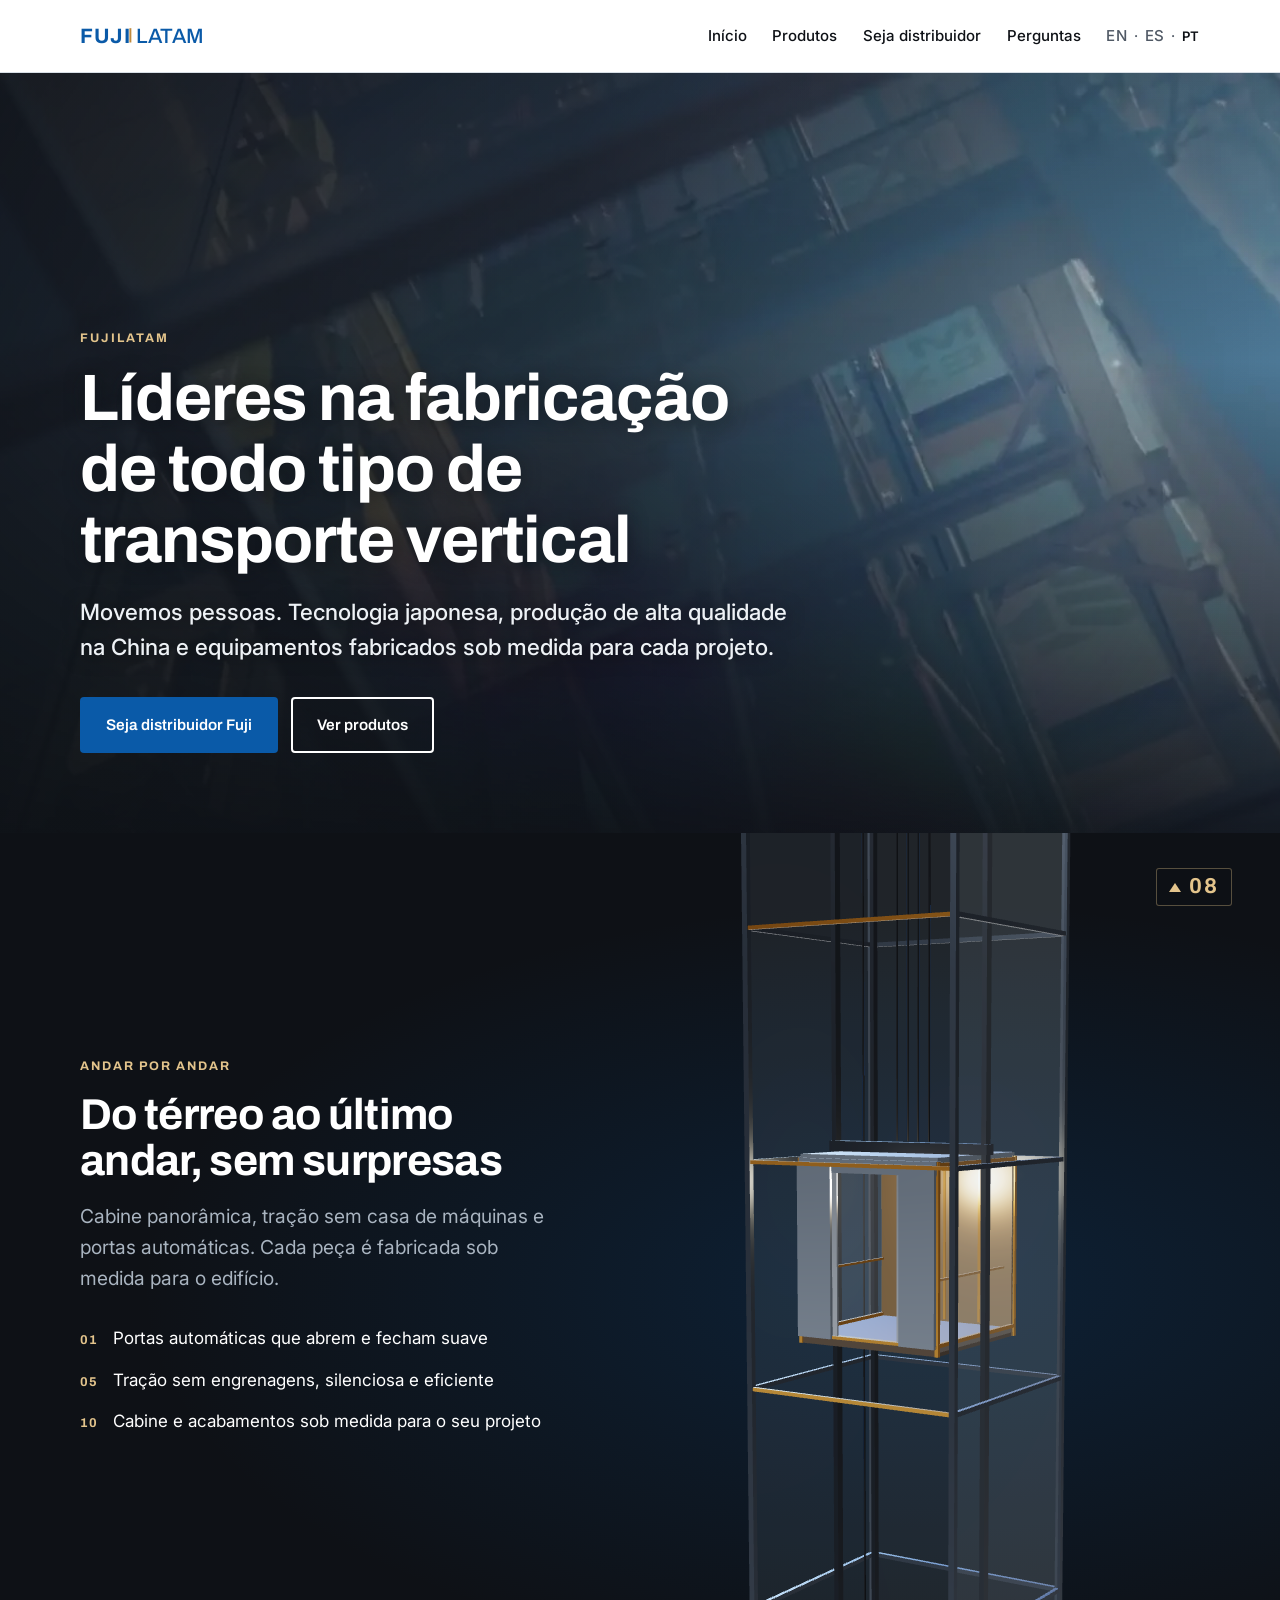
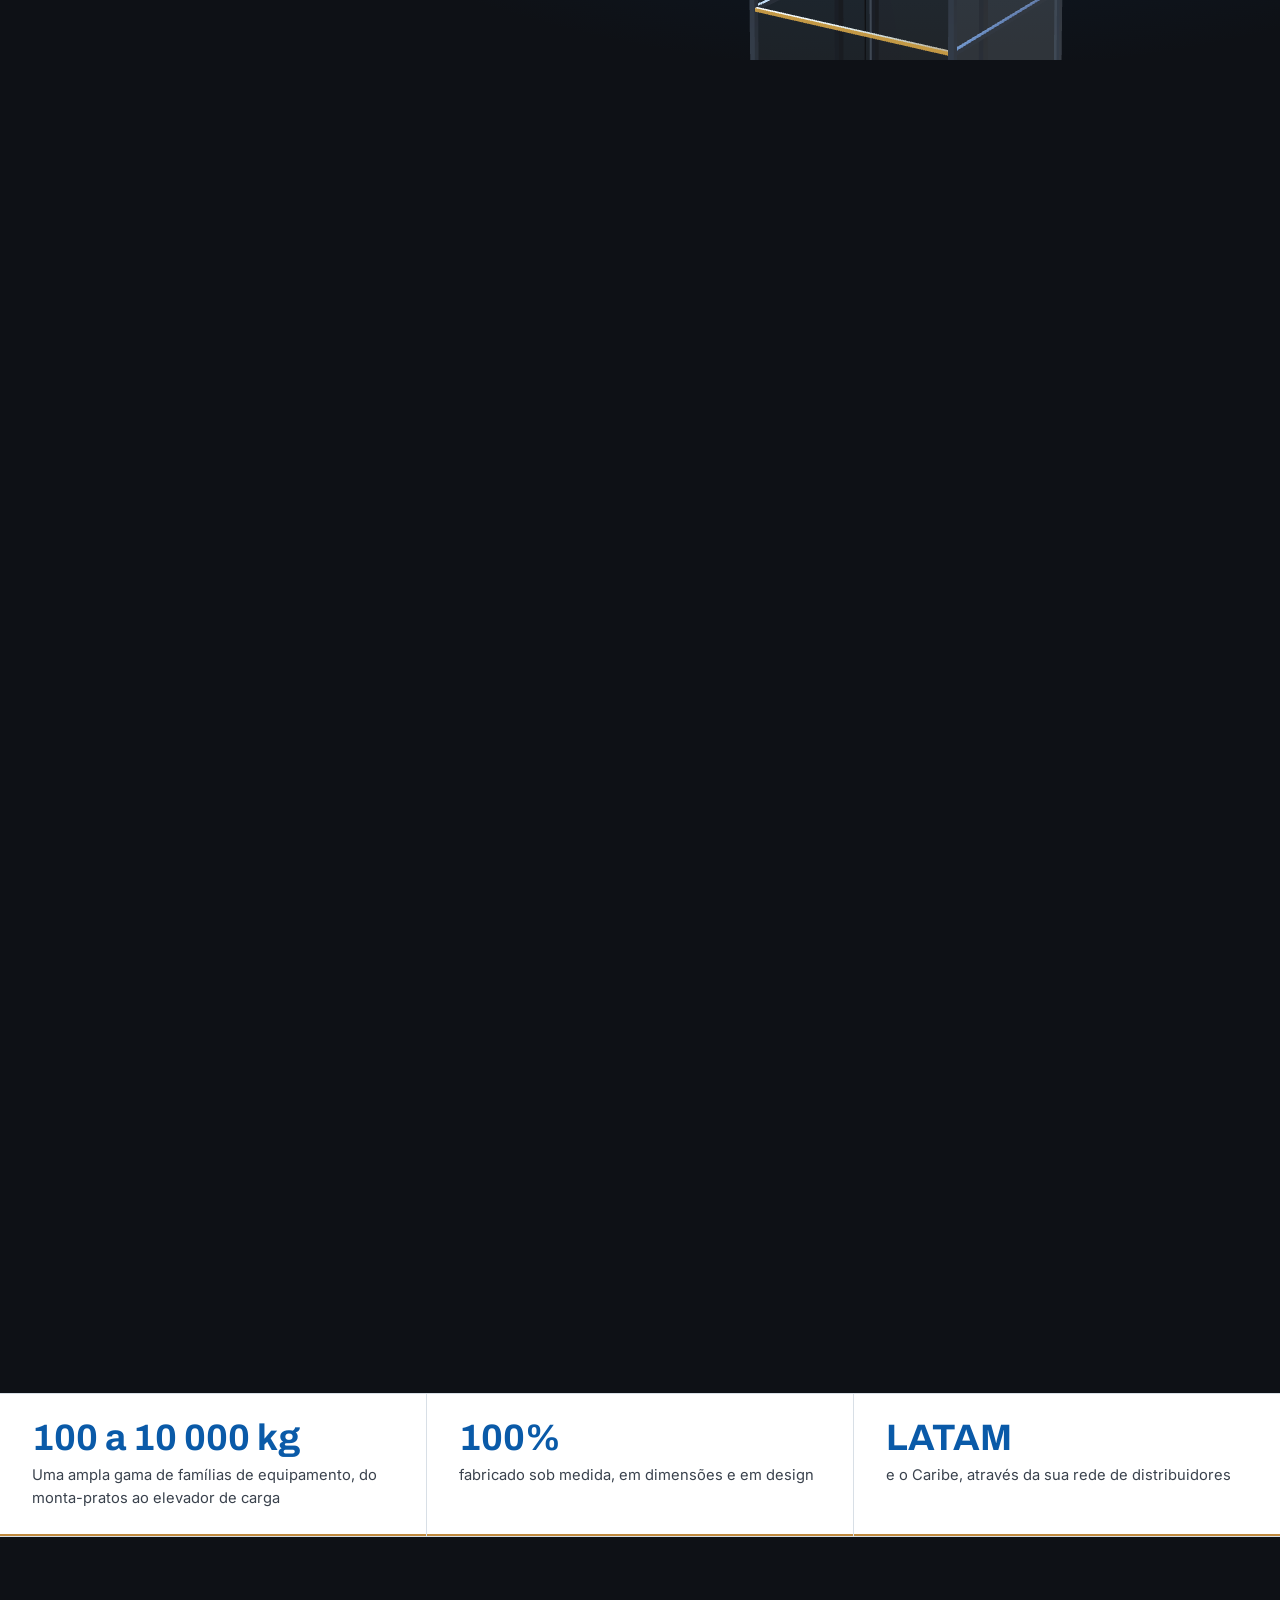
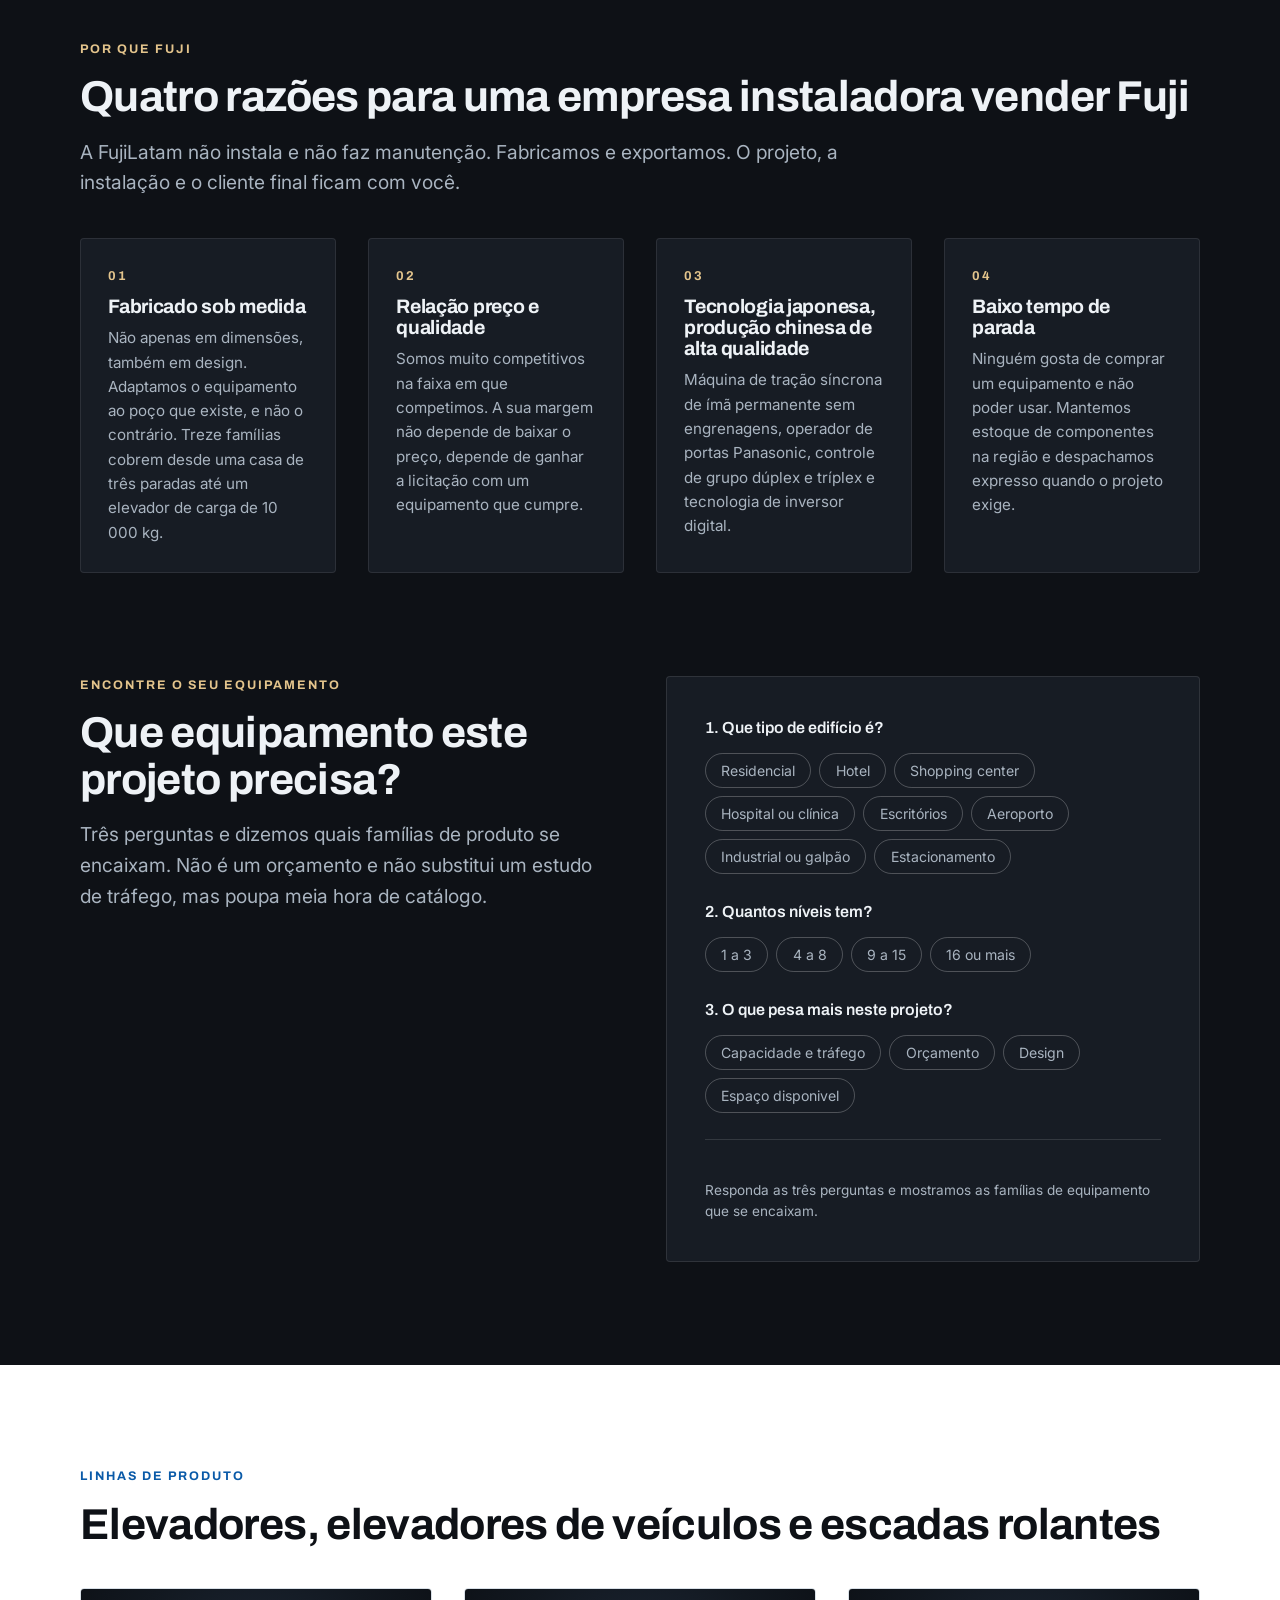
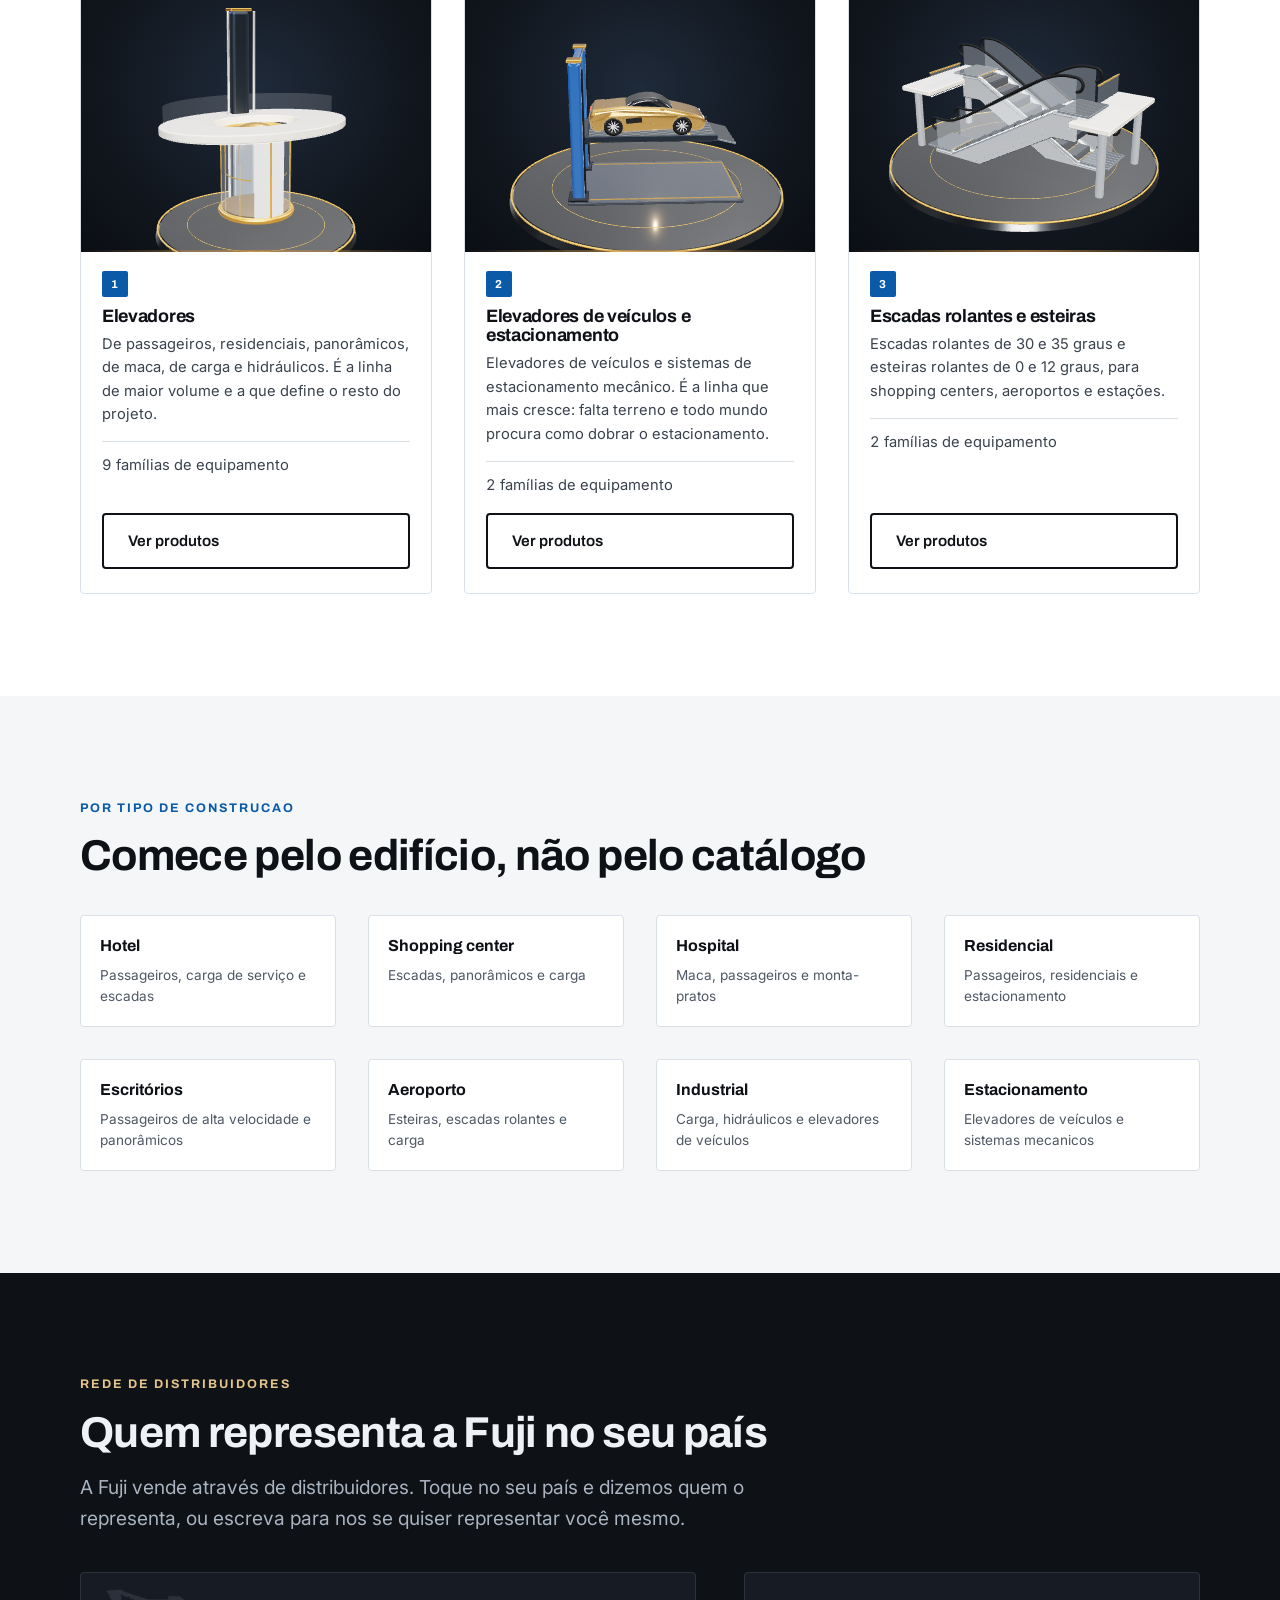
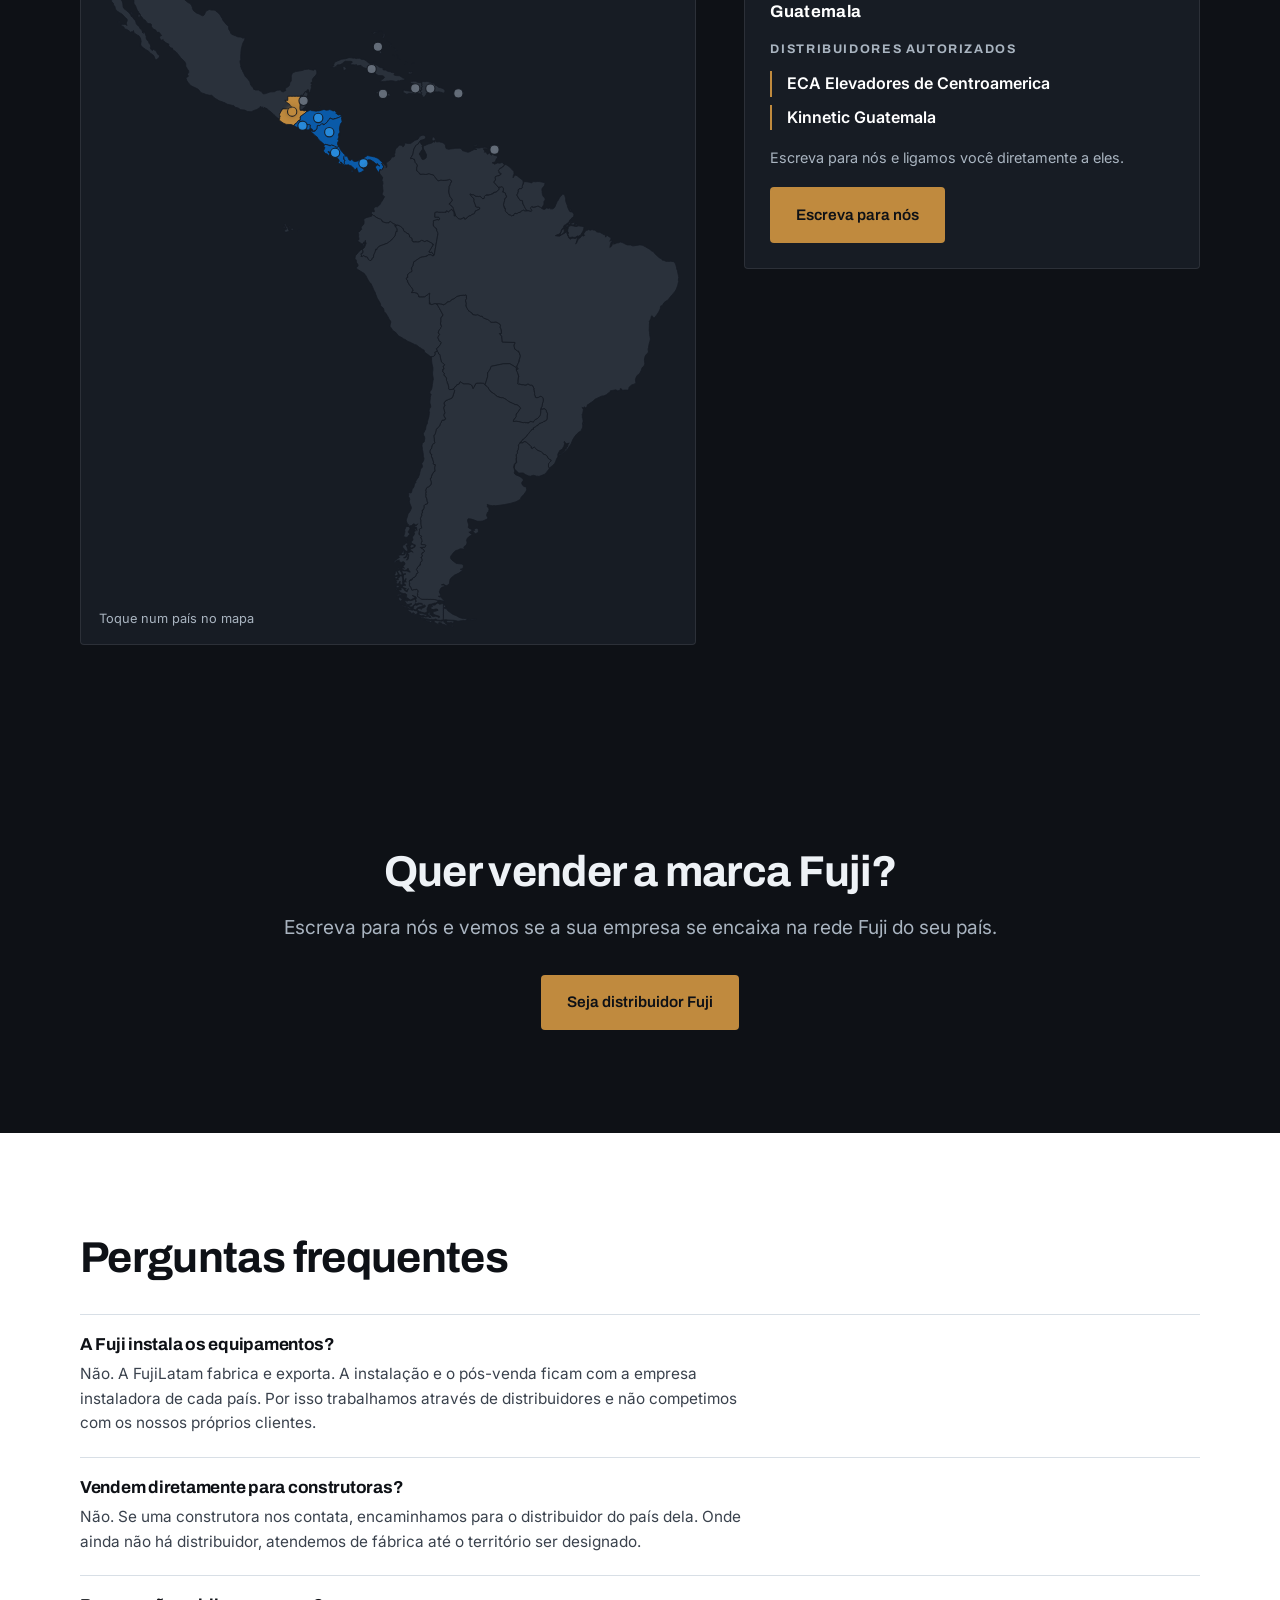
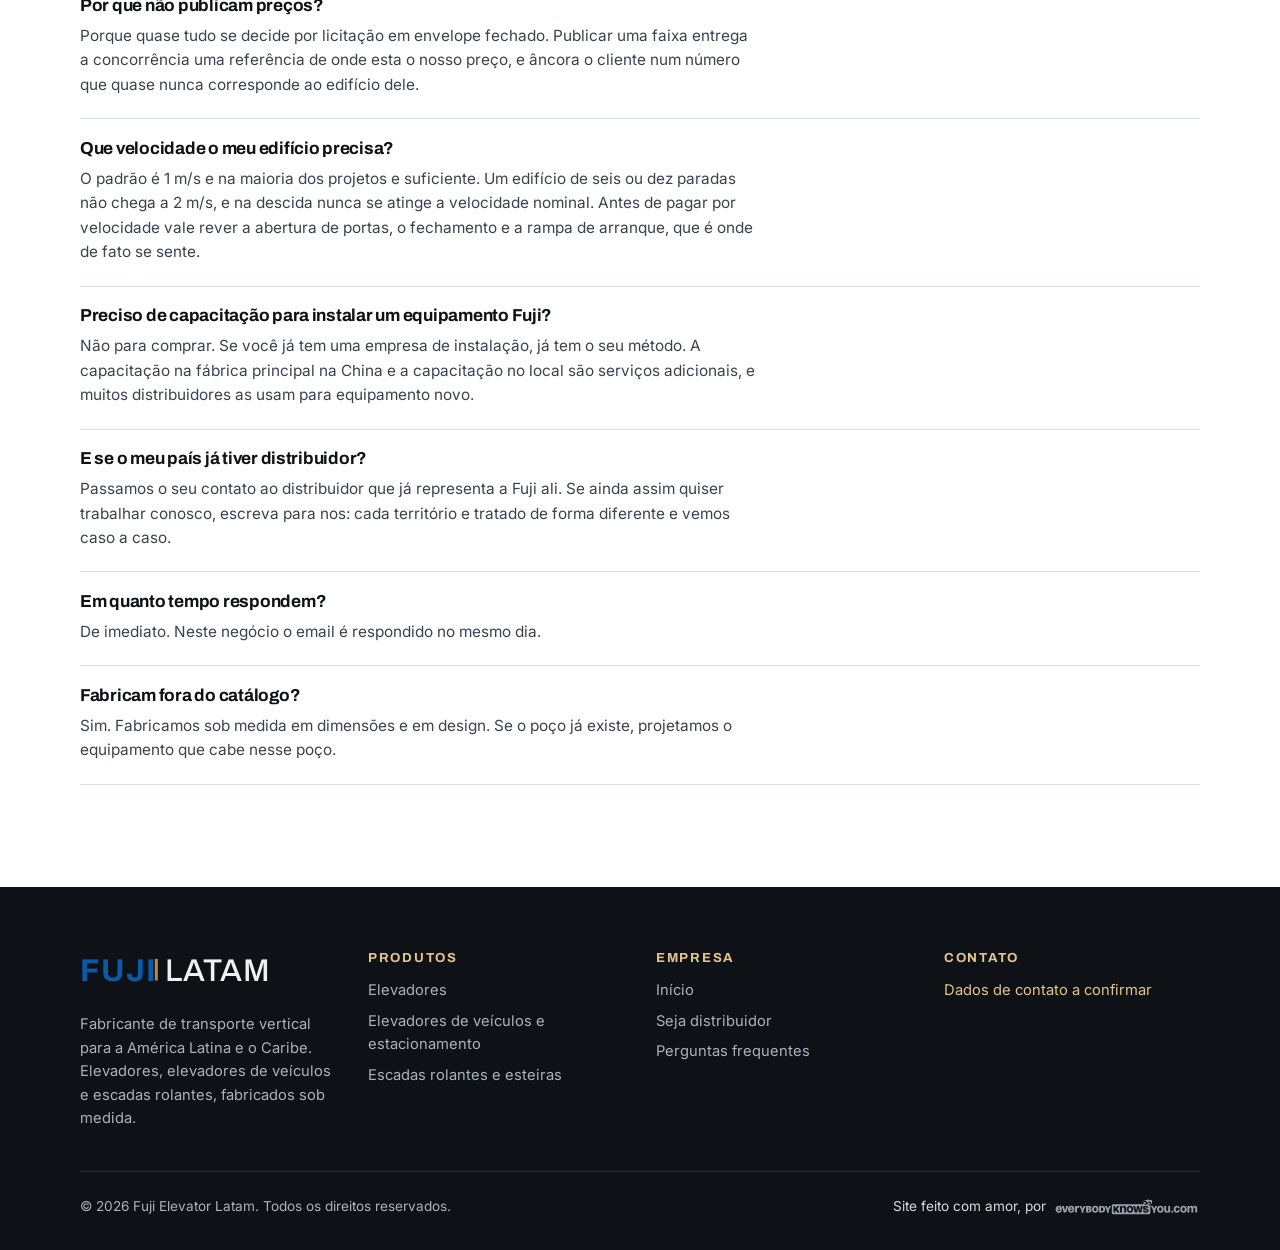
<file: pt/index.html>
<!DOCTYPE html>
<html lang="pt">
<head>
  <meta charset="UTF-8">
  <meta name="viewport" content="width=device-width, initial-scale=1.0">
  <title>Fabricante de Elevadores para a América Latina | FujiLatam</title>
  <meta name="description" content="Procura fabricante de elevadores para a sua empresa instaladora? A FujiLatam fabrica sob medida e exporta para toda a América Latina. Seja distribuidor.">
  <meta name="keywords" content="fabricante de elevadores, elevadores América Latina, elevador de veículos, escadas rolantes, distribuidor de elevadores, Fuji, transporte vertical, elevador de carga, estacionamento mecânico">

  <link rel="canonical" href="https://fujielevatorlatam.com/pt/">
  <link rel="alternate" hreflang="en" href="https://fujielevatorlatam.com/">
  <link rel="alternate" hreflang="es" href="https://fujielevatorlatam.com/es/">
  <link rel="alternate" hreflang="pt" href="https://fujielevatorlatam.com/pt/">
  <link rel="alternate" hreflang="x-default" href="https://fujielevatorlatam.com/">

  <meta property="og:title" content="Fabricante de Elevadores para a América Latina | FujiLatam">
  <meta property="og:description" content="Procura fabricante de elevadores para a sua empresa instaladora? A FujiLatam fabrica sob medida e exporta para toda a América Latina. Seja distribuidor.">
  <meta property="og:type" content="website">
  <meta property="og:url" content="https://fujielevatorlatam.com/pt/">
  <meta property="og:image" content="https://fujielevatorlatam.com/assets/images/social-share/share-fujilatam-fujielevatorlatam.com.jpg">
  <meta property="og:image:width" content="1200">
  <meta property="og:image:height" content="630">
  <meta property="og:image:alt" content="FujiLatam, Líderes na fabricação de todo tipo de transporte vertical">
  <meta property="og:site_name" content="FujiLatam">
  <meta property="og:locale" content="pt_BR">
  <meta property="og:locale:alternate" content="es_SV">
  <meta property="og:locale:alternate" content="pt_BR">

  <meta name="twitter:card" content="summary_large_image">
  <meta name="twitter:title" content="Fabricante de Elevadores para a América Latina | FujiLatam">
  <meta name="twitter:description" content="Procura fabricante de elevadores para a sua empresa instaladora? A FujiLatam fabrica sob medida e exporta para toda a América Latina. Seja distribuidor.">
  <meta name="twitter:image" content="https://fujielevatorlatam.com/assets/images/social-share/share-fujilatam-fujielevatorlatam.com.jpg">

  <meta name="robots" content="noindex, nofollow">
  <meta name="author" content="Fuji Elevator Latam">
  <meta name="theme-color" content="#0A5AA8">
  <meta name="geo.region" content="SV">
  <meta name="geo.placename" content="Latin America">
  <meta http-equiv="content-language" content="pt">

  <link rel="icon" href="../favicon.svg" type="image/svg+xml">
  <link rel="icon" href="../favicon.ico" sizes="any">
  <link rel="apple-touch-icon" href="../apple-touch-icon.png">
  <link rel="manifest" href="../site.webmanifest">
  <link rel="alternate" type="text/plain" title="llms.txt" href="https://fujielevatorlatam.com/llms.txt">

  <link rel="preload" as="image" href="../assets/images/hero/hero-poster-fujilatam-fujielevatorlatam.com.webp" type="image/webp">
  <link rel="preconnect" href="https://fonts.googleapis.com">
  <link rel="preconnect" href="https://fonts.gstatic.com" crossorigin>
  <link rel="preload" as="style" href="https://fonts.googleapis.com/css2?family=Archivo:wght@500;600;700&family=Inter:wght@400;500;600&display=swap">
  <link rel="stylesheet" href="https://fonts.googleapis.com/css2?family=Archivo:wght@500;600;700&family=Inter:wght@400;500;600&display=swap" media="print" onload="this.media='all'">
  <noscript><link rel="stylesheet" href="https://fonts.googleapis.com/css2?family=Archivo:wght@500;600;700&family=Inter:wght@400;500;600&display=swap"></noscript>

  <link rel="stylesheet" href="../assets/css/tokens.css">
  <link rel="stylesheet" href="../assets/css/styles.css">

<script type="application/ld+json">
{
 "@context": "https://schema.org",
 "@graph": [
  {
   "@type": "Organization",
   "@id": "https://fujielevatorlatam.com/#org",
   "name": "Fuji Elevator Latam",
   "alternateName": [
    "FujiLatam",
    "Fuji Elevator"
   ],
   "url": "https://fujielevatorlatam.com/",
   "logo": "https://fujielevatorlatam.com/assets/images/logos/logo-fujilatam-fujielevatorlatam.com.svg",
   "image": "https://fujielevatorlatam.com/assets/images/social-share/share-fujilatam-fujielevatorlatam.com.jpg",
   "slogan": "Líderes na fabricação de todo tipo de transporte vertical",
   "description": "Procura fabricante de elevadores para a sua empresa instaladora? A FujiLatam fabrica sob medida e exporta para toda a América Latina. Seja distribuidor.",
   "areaServed": [
    "SV",
    "GT",
    "HN",
    "NI",
    "CR",
    "PA",
    "MX",
    "CO",
    "PE",
    "EC",
    "CL",
    "AR",
    "BR",
    "DO",
    "PR",
    "BO"
   ],
   "knowsLanguage": [
    "es",
    "en",
    "pt"
   ],
   "knowsAbout": [
    "Elevador de passageiros sem casa de maquinas",
    "Elevador panorâmico",
    "Elevador residencial",
    "Elevador de maca",
    "Elevador de carga",
    "Elevador de veículos",
    "Estacionamento mecânico",
    "Escadas rolantes",
    "Esteiras rolantes"
   ],
   "address": {
    "@type": "PostalAddress",
    "addressCountry": "SV"
   }
  },
  {
   "@type": [
    "ProfessionalService",
    "LocalBusiness"
   ],
   "@id": "https://fujielevatorlatam.com/#service",
   "name": "FujiLatam",
   "parentOrganization": {
    "@id": "https://fujielevatorlatam.com/#org"
   },
   "description": "A FujiLatam não instala e não faz manutenção. Fabricamos e exportamos. O projeto, a instalação e o cliente final ficam com você.",
   "url": "https://fujielevatorlatam.com/",
   "image": "https://fujielevatorlatam.com/assets/images/social-share/share-fujilatam-fujielevatorlatam.com.jpg",
   "priceRange": "$$$",
   "address": {
    "@type": "PostalAddress",
    "addressCountry": "SV"
   },
   "areaServed": [
    {
     "@type": "Country",
     "name": "Latin America"
    },
    {
     "@type": "Country",
     "name": "Caribbean"
    }
   ],
   "serviceType": [
    "Elevadores",
    "Elevadores de veículos e estacionamento",
    "Escadas rolantes e esteiras"
   ],
   "currenciesAccepted": "USD",
   "hasOfferCatalog": {
    "@id": "https://fujielevatorlatam.com/#catalog"
   }
  },
  {
   "@type": "OfferCatalog",
   "@id": "https://fujielevatorlatam.com/#catalog",
   "name": "Elevadores, elevadores de veículos e escadas rolantes",
   "itemListElement": [
    {
     "@type": "Offer",
     "itemOffered": {
      "@type": "Service",
      "name": "Elevador de passageiros sem casa de maquinas",
      "description": "O cavalo de batalha. Sem casa de maquinas, recupera o espaço que outros perdem na laje superior. É a opção padrão em residencial e escritórios.",
      "provider": {
       "@id": "https://fujielevatorlatam.com/#org"
      }
     }
    },
    {
     "@type": "Offer",
     "itemOffered": {
      "@type": "Service",
      "name": "Elevador de passageiros com casa de maquinas pequena",
      "description": "Quando o edifício precisa de mais velocidade ou mais percurso. Chega a 4 m/s e aceita configuração dúplex e tríplex para horarios de pico.",
      "provider": {
       "@id": "https://fujielevatorlatam.com/#org"
      }
     }
    },
    {
     "@type": "Offer",
     "itemOffered": {
      "@type": "Service",
      "name": "Elevador panorâmico",
      "description": "Semicircular, quadrado ou cápsula cilíndrica. Para atrios, shopping centers e edificios onde o equipamento também faz parte do design.",
      "provider": {
       "@id": "https://fujielevatorlatam.com/#org"
      }
     }
    },
    {
     "@type": "Offer",
     "itemOffered": {
      "@type": "Service",
      "name": "Elevador residencial",
      "description": "De três a cinco pessoas, 0,4 m/s, poço de 800 mm. Para casas e residências sem poço de obra.",
      "provider": {
       "@id": "https://fujielevatorlatam.com/#org"
      }
     }
    },
    {
     "@type": "Offer",
     "itemOffered": {
      "@type": "Service",
      "name": "Elevador de maca",
      "description": "Cabine longa dimensionada para maca com rodas. É o que define o poço num hospital ou clínica, é o mais esquecido no projeto.",
      "provider": {
       "@id": "https://fujielevatorlatam.com/#org"
      }
     }
    },
    {
     "@type": "Offer",
     "itemOffered": {
      "@type": "Service",
      "name": "Elevador de carga",
      "description": "De 630 kg a 10 000 kg, com engrenagens, sem engrenagens, sem casa de maquinas ou a prova de explosão. Em hoteis e aeroportos não é opcional.",
      "provider": {
       "@id": "https://fujielevatorlatam.com/#org"
      }
     }
    },
    {
     "@type": "Offer",
     "itemOffered": {
      "@type": "Service",
      "name": "Elevador de veículos",
      "description": "3000 e 5000 kg, cabine de até 3500 x 7200 mm. A linha de melhor margem e a mais procurada onde já não há terreno para estacionamento.",
      "provider": {
       "@id": "https://fujielevatorlatam.com/#org"
      }
     }
    },
    {
     "@type": "Offer",
     "itemOffered": {
      "@type": "Service",
      "name": "Estacionamento mecânico",
      "description": "De duas colunas até torres rotativas e sistemas automatizados. Dobra ou triplica o estacionamento sem comprar mais terreno.",
      "provider": {
       "@id": "https://fujielevatorlatam.com/#org"
      }
     }
    },
    {
     "@type": "Offer",
     "itemOffered": {
      "@type": "Service",
      "name": "Escadas rolantes",
      "description": "30 e 35 graus, largura de degrau de 600, 800 e 1000 mm, de 3600 a 6000 pessoas por hora. Em serie, cruzadas ou em paralelo.",
      "provider": {
       "@id": "https://fujielevatorlatam.com/#org"
      }
     }
    },
    {
     "@type": "Offer",
     "itemOffered": {
      "@type": "Service",
      "name": "Esteiras rolantes",
      "description": "0 e 12 graus. Aeroportos, estações e shopping centers de planta longa.",
      "provider": {
       "@id": "https://fujielevatorlatam.com/#org"
      }
     }
    }
   ]
  },
  {
   "@type": "WebSite",
   "@id": "https://fujielevatorlatam.com/#website",
   "url": "https://fujielevatorlatam.com/",
   "name": "FujiLatam",
   "inLanguage": [
    "en",
    "es",
    "pt"
   ],
   "publisher": {
    "@id": "https://fujielevatorlatam.com/#org"
   }
  },
  {
   "@type": "FAQPage",
   "@id": "https://fujielevatorlatam.com/#faq",
   "mainEntity": [
    {
     "@type": "Question",
     "name": "A Fuji instala os equipamentos?",
     "acceptedAnswer": {
      "@type": "Answer",
      "text": "Não. A FujiLatam fabrica e exporta. A instalação e o pós-venda ficam com a empresa instaladora de cada país. Por isso trabalhamos através de distribuidores e não competimos com os nossos próprios clientes."
     }
    },
    {
     "@type": "Question",
     "name": "Vendem diretamente para construtoras?",
     "acceptedAnswer": {
      "@type": "Answer",
      "text": "Não. Se uma construtora nos contata, encaminhamos para o distribuidor do país dela. Onde ainda não há distribuidor, atendemos de fábrica até o território ser designado."
     }
    },
    {
     "@type": "Question",
     "name": "Por que não publicam preços?",
     "acceptedAnswer": {
      "@type": "Answer",
      "text": "Porque quase tudo se decide por licitação em envelope fechado. Publicar uma faixa entrega a concorrência uma referência de onde esta o nosso preço, e âncora o cliente num número que quase nunca corresponde ao edifício dele."
     }
    },
    {
     "@type": "Question",
     "name": "Que velocidade o meu edifício precisa?",
     "acceptedAnswer": {
      "@type": "Answer",
      "text": "O padrão é 1 m/s e na maioria dos projetos e suficiente. Um edifício de seis ou dez paradas não chega a 2 m/s, e na descida nunca se atinge a velocidade nominal. Antes de pagar por velocidade vale rever a abertura de portas, o fechamento e a rampa de arranque, que é onde de fato se sente."
     }
    },
    {
     "@type": "Question",
     "name": "Preciso de capacitação para instalar um equipamento Fuji?",
     "acceptedAnswer": {
      "@type": "Answer",
      "text": "Não para comprar. Se você já tem uma empresa de instalação, já tem o seu método. A capacitação na fábrica principal na China e a capacitação no local são serviços adicionais, e muitos distribuidores as usam para equipamento novo."
     }
    },
    {
     "@type": "Question",
     "name": "E se o meu país já tiver distribuidor?",
     "acceptedAnswer": {
      "@type": "Answer",
      "text": "Passamos o seu contato ao distribuidor que já representa a Fuji ali. Se ainda assim quiser trabalhar conosco, escreva para nos: cada território e tratado de forma diferente e vemos caso a caso."
     }
    },
    {
     "@type": "Question",
     "name": "Em quanto tempo respondem?",
     "acceptedAnswer": {
      "@type": "Answer",
      "text": "De imediato. Neste negócio o email é respondido no mesmo dia."
     }
    },
    {
     "@type": "Question",
     "name": "Fabricam fora do catálogo?",
     "acceptedAnswer": {
      "@type": "Answer",
      "text": "Sim. Fabricamos sob medida em dimensões e em design. Se o poço já existe, projetamos o equipamento que cabe nesse poço."
     }
    }
   ]
  },
  {
   "@type": "VideoObject",
   "name": "FujiLatam vertical transport",
   "description": "Movemos pessoas. Tecnologia japonesa, produção de alta qualidade na China e equipamentos fabricados sob medida para cada projeto.",
   "thumbnailUrl": "https://fujielevatorlatam.com/assets/images/hero/hero-poster-fujilatam-fujielevatorlatam.com.webp",
   "uploadDate": "2026-10-28",
   "duration": "PT16S",
   "contentUrl": "https://fujielevatorlatam.com/assets/video/fujilatam-hero-fujielevatorlatam.com.mp4",
   "publisher": {
    "@id": "https://fujielevatorlatam.com/#org"
   }
  }
 ]
}
</script>
</head>
<body>
<header class="site-header">
  <div class="wrap">
    <a class="brand" href="index.html" aria-label="FujiLatam"><svg class="" viewBox="0 0 260 40" role="img" aria-label="FujiLatam" xmlns="http://www.w3.org/2000/svg"><text x="0" y="30" font-family="Archivo, Arial, sans-serif" font-size="32" font-weight="700" letter-spacing="1" fill="var(--accent)">FUJI</text><text x="86" y="30" font-family="Archivo, Arial, sans-serif" font-size="32" font-weight="500" letter-spacing="1" fill="currentColor">LATAM</text><rect x="76" y="8" width="3" height="22" fill="var(--brass)"/></svg></a>
    <button class="nav-toggle" aria-expanded="false" aria-controls="nav" aria-label="Menu">&#9776;</button>
    <nav class="nav" id="nav">
      <a href="index.html">Início</a><a href="products.html">Produtos</a><a href="distributors.html">Seja distribuidor</a><a href="index.html#faq">Perguntas</a>
      <span class="lang"><a href="../index.html">EN</a> &middot; <a href="../es/index.html">ES</a> &middot; <span class="active">PT</span></span>
    </nav>
  </div>
</header>
<main>

<section class="hero">
  <div class="hero__stage">
  <div class="hero__media">
    <video autoplay muted loop playsinline preload="metadata"
           poster="../assets/images/hero/hero-poster-fujilatam-fujielevatorlatam.com.webp"
           aria-hidden="true" tabindex="-1">
      <source src="../assets/video/fujilatam-hero-fujielevatorlatam.com.mp4" type="video/mp4">
    </video>
  </div>
  <div class="hero__scrim"></div>
  <div class="hero__inner wrap">
    <p class="eyebrow" style="color:var(--brass-lt)">FujiLatam</p>
    <h1>Líderes na fabricação de todo tipo de transporte vertical</h1>
    <p class="hero__claim">Movemos pessoas. Tecnologia japonesa, produção de alta qualidade na China e equipamentos fabricados sob medida para cada projeto.</p>
    <div class="hero__cta">
      <a class="btn btn--primary" href="distributors.html">Seja distribuidor Fuji</a>
      <a class="btn btn--ghost" style="color:#fff" href="products.html">Ver produtos</a>
    </div>
  </div>
  </div>
</section>

<section class="ride" data-ride3d aria-label="Do térreo ao último andar, sem surpresas">
  <div class="ride__stage">
    <div class="ride__3d" data-elevator3d aria-hidden="true">
      <div class="lift-ind"><span class="lift-ind__arrow" data-dir=""></span><span class="lift-ind__n">01</span></div>
    </div>
    <div class="ride__copy wrap">
      <p class="eyebrow">Andar por andar</p>
      <h2>Do térreo ao último andar, sem surpresas</h2>
      <p class="lede ride__lede">Cabine panorâmica, tração sem casa de máquinas e portas automáticas. Cada peça é fabricada sob medida para o edifício.</p>
      <ol class="ride__stops"><li data-at="0.12"><span>01</span>Portas automáticas que abrem e fecham suave</li><li data-at="0.5"><span>05</span>Tração sem engrenagens, silenciosa e eficiente</li><li data-at="0.88"><span>10</span>Cabine e acabamentos sob medida para o seu projeto</li></ol>
    </div>
    <p class="ride__hint" aria-hidden="true">Role</p>
  </div>
</section>

<div class="stats"><div class="stat"><div class="stat__n">100 a 10 000 kg</div><div class="stat__l">Uma ampla gama de famílias de equipamento, do monta-pratos ao elevador de carga</div></div><div class="stat"><div class="stat__n">100%</div><div class="stat__l">fabricado sob medida, em dimensões e em design</div></div><div class="stat"><div class="stat__n">LATAM</div><div class="stat__l">e o Caribe, através da sua rede de distribuidores</div></div></div>

<section class="section section--dark" id="why">
  <div class="wrap">
    <p class="eyebrow">Por que Fuji</p>
    <h2>Quatro razões para uma empresa instaladora vender Fuji</h2>
    <p class="lede" style="margin-top:1rem;margin-bottom:2.5rem">A FujiLatam não instala e não faz manutenção. Fabricamos e exportamos. O projeto, a instalação e o cliente final ficam com você.</p>
    <div class="grid grid--4"><article class="pillar reveal"><div class="pillar__n">01</div><h3>Fabricado sob medida</h3><p>Não apenas em dimensões, também em design. Adaptamos o equipamento ao poço que existe, e não o contrário. Treze famílias cobrem desde uma casa de três paradas até um elevador de carga de 10 000 kg.</p></article><article class="pillar reveal"><div class="pillar__n">02</div><h3>Relação preço e qualidade</h3><p>Somos muito competitivos na faixa em que competimos. A sua margem não depende de baixar o preço, depende de ganhar a licitação com um equipamento que cumpre.</p></article><article class="pillar reveal"><div class="pillar__n">03</div><h3>Tecnologia japonesa, produção chinesa de alta qualidade</h3><p>Máquina de tração síncrona de ímã permanente sem engrenagens, operador de portas Panasonic, controle de grupo dúplex e tríplex e tecnologia de inversor digital.</p></article><article class="pillar reveal"><div class="pillar__n">04</div><h3>Baixo tempo de parada</h3><p>Ninguém gosta de comprar um equipamento e não poder usar. Mantemos estoque de componentes na região e despachamos expresso quando o projeto exige.</p></article></div>
  </div>
</section>

<section class="section section--dark" id="finder" style="padding-top:0">
  <div class="wrap">
    <div class="split" style="align-items:start">
      <div>
        <p class="eyebrow">Encontre o seu equipamento</p>
        <h2>Que equipamento este projeto precisa?</h2>
        <p class="lede" style="margin-top:1rem">Três perguntas e dizemos quais famílias de produto se encaixam. Não é um orçamento e não substitui um estudo de tráfego, mas poupa meia hora de catálogo.</p>
      </div>
      <div class="finder" data-finder data-copy="{&quot;prompt&quot;: &quot;Responda as três perguntas e mostramos as famílias de equipamento que se encaixam.&quot;, &quot;resultTitle&quot;: &quot;Famílias recomendadas&quot;, &quot;primary&quot;: &quot;Principal:&quot;, &quot;capacity&quot;: &quot;Capacidade&quot;, &quot;speed&quot;: &quot;Velocidade&quot;, &quot;disclaimer&quot;: &quot;Estas são as famílias que normalmente se encaixam num projeto assim. As dimensões finais, a quantidade de equipamentos e a configuração de grupo saem do estudo de tráfego e das medidas reais do poço.&quot;, &quot;cta&quot;: &quot;Falar com um representante&quot;, &quot;families&quot;: {&quot;mrl&quot;: {&quot;name&quot;: &quot;Elevador de passageiros sem casa de maquinas&quot;, &quot;why&quot;: &quot;O cavalo de batalha. Sem casa de maquinas, recupera o espaço que outros perdem na laje superior. É a opção padrão em residencial e escritórios.&quot;, &quot;img&quot;: &quot;../assets/images/products/cabina-estandar-fujilatam-fujielevatorlatam.com.webp&quot;}, &quot;smr&quot;: {&quot;name&quot;: &quot;Elevador de passageiros com casa de maquinas pequena&quot;, &quot;why&quot;: &quot;Quando o edifício precisa de mais velocidade ou mais percurso. Chega a 4 m/s e aceita configuração dúplex e tríplex para horarios de pico.&quot;, &quot;img&quot;: &quot;../assets/images/products/cabina-lujo-oro-fujilatam-fujielevatorlatam.com.webp&quot;}, &quot;pano&quot;: {&quot;name&quot;: &quot;Elevador panorâmico&quot;, &quot;why&quot;: &quot;Semicircular, quadrado ou cápsula cilíndrica. Para atrios, shopping centers e edificios onde o equipamento também faz parte do design.&quot;, &quot;img&quot;: &quot;../assets/images/products/elevador-panoramico-fujilatam-fujielevatorlatam.com.webp&quot;}, &quot;villa&quot;: {&quot;name&quot;: &quot;Elevador residencial&quot;, &quot;why&quot;: &quot;De três a cinco pessoas, 0,4 m/s, poço de 800 mm. Para casas e residências sem poço de obra.&quot;, &quot;img&quot;: &quot;../assets/images/products/elevador-residencial-fujilatam-fujielevatorlatam.com.webp&quot;}, &quot;plat&quot;: {&quot;name&quot;: &quot;Plataforma hidráulica residencial&quot;, &quot;why&quot;: &quot;Para casas, cadeiras de rodas e idosos. De 2 a 6 paradas e até 15 m de percurso, dentro ou fora de casa. É hidráulica e lenta de propósito: não é um elevador de tração.&quot;, &quot;img&quot;: &quot;../assets/images/products/plataforma-residencial-fujilatam-fujielevatorlatam.com.webp&quot;}, &quot;bed&quot;: {&quot;name&quot;: &quot;Elevador de maca&quot;, &quot;why&quot;: &quot;Cabine longa dimensionada para maca com rodas. É o que define o poço num hospital ou clínica, é o mais esquecido no projeto.&quot;, &quot;img&quot;: &quot;../assets/images/products/elevador-camillas-fujilatam-fujielevatorlatam.com.webp&quot;}, &quot;freight&quot;: {&quot;name&quot;: &quot;Elevador de carga&quot;, &quot;why&quot;: &quot;De 630 kg a 10 000 kg, com engrenagens, sem engrenagens, sem casa de maquinas ou a prova de explosão. Em hoteis e aeroportos não é opcional.&quot;, &quot;img&quot;: &quot;../assets/images/products/montacargas-fujilatam-fujielevatorlatam.com.webp&quot;}, &quot;hydra&quot;: {&quot;name&quot;: &quot;Elevador hidráulico&quot;, &quot;why&quot;: &quot;Pistão, bomba e óleo. Mais lento e mais economico, util em poucos níveis e percursos curtos.&quot;, &quot;img&quot;: &quot;../assets/images/products/elevador-capsula-fujilatam-fujielevatorlatam.com.webp&quot;}, &quot;dumb&quot;: {&quot;name&quot;: &quot;Monta-pratos&quot;, &quot;why&quot;: &quot;De 100 a 300 kg, abertura vertical. Cozinhas, hoteis, laboratorios e farmacias.&quot;, &quot;img&quot;: &quot;../assets/images/products/cabina-estandar-fujilatam-fujielevatorlatam.com.webp&quot;}, &quot;car&quot;: {&quot;name&quot;: &quot;Elevador de veículos&quot;, &quot;why&quot;: &quot;3000 e 5000 kg, cabine de até 3500 x 7200 mm. A linha de melhor margem e a mais procurada onde já não há terreno para estacionamento.&quot;, &quot;img&quot;: &quot;../assets/images/products/montacoches-fujilatam-fujielevatorlatam.com.webp&quot;}, &quot;parking&quot;: {&quot;name&quot;: &quot;Estacionamento mecânico&quot;, &quot;why&quot;: &quot;De duas colunas até torres rotativas e sistemas automatizados. Dobra ou triplica o estacionamento sem comprar mais terreno.&quot;, &quot;img&quot;: &quot;../assets/images/products/parqueo-mecanico-fujilatam-fujielevatorlatam.com.webp&quot;}, &quot;esc&quot;: {&quot;name&quot;: &quot;Escadas rolantes&quot;, &quot;why&quot;: &quot;30 e 35 graus, largura de degrau de 600, 800 e 1000 mm, de 3600 a 6000 pessoas por hora. Em serie, cruzadas ou em paralelo.&quot;, &quot;img&quot;: &quot;../assets/images/products/escaleras-electricas-fujilatam-fujielevatorlatam.com.webp&quot;}, &quot;walk&quot;: {&quot;name&quot;: &quot;Esteiras rolantes&quot;, &quot;why&quot;: &quot;0 e 12 graus. Aeroportos, estações e shopping centers de planta longa.&quot;, &quot;img&quot;: &quot;../assets/images/products/pasillos-moviles-fujilatam-fujielevatorlatam.com.webp&quot;}}}">
        <div class="fq"><span class="fq__label">1. Que tipo de edifício é?</span>
          <div class="chips"><button class="chip" type="button" data-group="use" data-value="residencial" aria-pressed="false">Residencial</button><button class="chip" type="button" data-group="use" data-value="hotel" aria-pressed="false">Hotel</button><button class="chip" type="button" data-group="use" data-value="comercial" aria-pressed="false">Shopping center</button><button class="chip" type="button" data-group="use" data-value="hospital" aria-pressed="false">Hospital ou clínica</button><button class="chip" type="button" data-group="use" data-value="oficinas" aria-pressed="false">Escritórios</button><button class="chip" type="button" data-group="use" data-value="aeropuerto" aria-pressed="false">Aeroporto</button><button class="chip" type="button" data-group="use" data-value="industrial" aria-pressed="false">Industrial ou galpão</button><button class="chip" type="button" data-group="use" data-value="parqueo" aria-pressed="false">Estacionamento</button></div></div>
        <div class="fq"><span class="fq__label">2. Quantos níveis tem?</span>
          <div class="chips"><button class="chip" type="button" data-group="floors" data-value="1-3" aria-pressed="false">1 a 3</button><button class="chip" type="button" data-group="floors" data-value="4-8" aria-pressed="false">4 a 8</button><button class="chip" type="button" data-group="floors" data-value="9-15" aria-pressed="false">9 a 15</button><button class="chip" type="button" data-group="floors" data-value="16+" aria-pressed="false">16 ou mais</button></div></div>
        <div class="fq"><span class="fq__label">3. O que pesa mais neste projeto?</span>
          <div class="chips"><button class="chip" type="button" data-group="priority" data-value="trafico" aria-pressed="false">Capacidade e tráfego</button><button class="chip" type="button" data-group="priority" data-value="presupuesto" aria-pressed="false">Orçamento</button><button class="chip" type="button" data-group="priority" data-value="diseno" aria-pressed="false">Design</button><button class="chip" type="button" data-group="priority" data-value="espacio" aria-pressed="false">Espaço disponivel</button></div></div>
        <div class="finder__out" data-finder-out></div>
      </div>
    </div>
  </div>
</section>

<section class="section" id="lines">
  <div class="wrap">
    <p class="eyebrow">Linhas de produto</p>
    <h2>Elevadores, elevadores de veículos e escadas rolantes</h2>
    <div class="grid grid--3" style="margin-top:2.5rem"><article class="pcard reveal"><div class="pcard__img"><img src="../assets/images/products/elevadores-linea-fujilatam-fujielevatorlatam.com.webp" alt="Elevadores" loading="lazy" width="1200" height="900"><div class="pcard__3d" data-line3d="elevadores" aria-hidden="true"></div></div><div class="pcard__body"><span class="rank rank--1">1</span><h3>Elevadores</h3><p>De passageiros, residenciais, panorâmicos, de maca, de carga e hidráulicos. É a linha de maior volume e a que define o resto do projeto.</p><p class="pcard__spec">9 famílias de equipamento</p><a class="btn btn--ghost" style="margin-top:1rem" href="products.html#elevadores">Ver produtos</a></div></article><article class="pcard reveal"><div class="pcard__img"><img src="../assets/images/products/montacoches-fujilatam-fujielevatorlatam.com.webp" alt="Elevadores de veículos e estacionamento" loading="lazy" width="1200" height="900"><div class="pcard__3d" data-line3d="montacoches" aria-hidden="true"></div></div><div class="pcard__body"><span class="rank rank--1">2</span><h3>Elevadores de veículos e estacionamento</h3><p>Elevadores de veículos e sistemas de estacionamento mecânico. É a linha que mais cresce: falta terreno e todo mundo procura como dobrar o estacionamento.</p><p class="pcard__spec">2 famílias de equipamento</p><a class="btn btn--ghost" style="margin-top:1rem" href="products.html#montacoches">Ver produtos</a></div></article><article class="pcard reveal"><div class="pcard__img"><img src="../assets/images/products/escaleras-electricas-fujilatam-fujielevatorlatam.com.webp" alt="Escadas rolantes e esteiras" loading="lazy" width="1200" height="900"><div class="pcard__3d" data-line3d="escaleras" aria-hidden="true"></div></div><div class="pcard__body"><span class="rank rank--1">3</span><h3>Escadas rolantes e esteiras</h3><p>Escadas rolantes de 30 e 35 graus e esteiras rolantes de 0 e 12 graus, para shopping centers, aeroportos e estações.</p><p class="pcard__spec">2 famílias de equipamento</p><a class="btn btn--ghost" style="margin-top:1rem" href="products.html#escaleras">Ver produtos</a></div></article></div>
  </div>
</section>

<section class="section section--surface" id="buildings">
  <div class="wrap">
    <p class="eyebrow">Por tipo de construcao</p>
    <h2>Comece pelo edifício, não pelo catálogo</h2>
    <div class="grid grid--4" style="margin-top:2.2rem"><a class="btype reveal" href="products.html"><strong>Hotel</strong><span>Passageiros, carga de serviço e escadas</span></a><a class="btype reveal" href="products.html"><strong>Shopping center</strong><span>Escadas, panorâmicos e carga</span></a><a class="btype reveal" href="products.html"><strong>Hospital</strong><span>Maca, passageiros e monta-pratos</span></a><a class="btype reveal" href="products.html"><strong>Residencial</strong><span>Passageiros, residenciais e estacionamento</span></a><a class="btype reveal" href="products.html"><strong>Escritórios</strong><span>Passageiros de alta velocidade e panorâmicos</span></a><a class="btype reveal" href="products.html"><strong>Aeroporto</strong><span>Esteiras, escadas rolantes e carga</span></a><a class="btype reveal" href="products.html"><strong>Industrial</strong><span>Carga, hidráulicos e elevadores de veículos</span></a><a class="btype reveal" href="products.html"><strong>Estacionamento</strong><span>Elevadores de veículos e sistemas mecanicos</span></a></div>
  </div>
</section>

<section class="section section--dark" id="partners">
  <div class="wrap">
    <p class="eyebrow">Rede de distribuidores</p>
    <h2>Quem representa a Fuji no seu país</h2>
    <p class="lede" style="margin-top:1rem;margin-bottom:2.4rem;max-width:62ch">A Fuji vende através de distribuidores. Toque no seu país e dizemos quem o representa, ou escreva para nos se quiser representar você mesmo.</p>
    <div class="map reveal" data-map data-copy="{&quot;countries&quot;: {&quot;mx&quot;: &quot;México&quot;, &quot;gt&quot;: &quot;Guatemala&quot;, &quot;bz&quot;: &quot;Belize&quot;, &quot;sv&quot;: &quot;El Salvador&quot;, &quot;hn&quot;: &quot;Honduras&quot;, &quot;ni&quot;: &quot;Nicaragua&quot;, &quot;cr&quot;: &quot;Costa Rica&quot;, &quot;pa&quot;: &quot;Panamá&quot;, &quot;cu&quot;: &quot;Cuba&quot;, &quot;ht&quot;: &quot;Haiti&quot;, &quot;do&quot;: &quot;República Dominicana&quot;, &quot;jm&quot;: &quot;Jamaica&quot;, &quot;pr&quot;: &quot;Porto Rico&quot;, &quot;bs&quot;: &quot;Bahamas&quot;, &quot;tt&quot;: &quot;Trinidad e Tobago&quot;, &quot;co&quot;: &quot;Colombia&quot;, &quot;ve&quot;: &quot;Venezuela&quot;, &quot;gy&quot;: &quot;Guiana&quot;, &quot;sr&quot;: &quot;Suriname&quot;, &quot;ec&quot;: &quot;Equador&quot;, &quot;pe&quot;: &quot;Peru&quot;, &quot;bo&quot;: &quot;Bolivia&quot;, &quot;br&quot;: &quot;Brasil&quot;, &quot;py&quot;: &quot;Paraguai&quot;, &quot;uy&quot;: &quot;Uruguai&quot;, &quot;ar&quot;: &quot;Argentina&quot;, &quot;cl&quot;: &quot;Chile&quot;}, &quot;distributors&quot;: {&quot;sv&quot;: [&quot;ECA Elevadores de Centroamerica&quot;], &quot;gt&quot;: [&quot;ECA Elevadores de Centroamerica&quot;, &quot;Kinnetic Guatemala&quot;], &quot;hn&quot;: [&quot;ECA Elevadores de Centroamerica&quot;], &quot;ni&quot;: [&quot;ECA Elevadores de Centroamerica&quot;], &quot;cr&quot;: [&quot;ECA Elevadores de Centroamerica&quot;], &quot;pa&quot;: [&quot;ECA Elevadores de Centroamerica&quot;]}, &quot;mapLabel&quot;: &quot;Mapa de distribuidores Fuji na América Latina e no Caribe&quot;, &quot;covered&quot;: &quot;Distribuidores autorizados&quot;, &quot;coveredNote&quot;: &quot;Escreva para nós e ligamos você diretamente a eles.&quot;, &quot;ask&quot;: &quot;Consulte-nos&quot;, &quot;askNote&quot;: &quot;A maioria dos países já tem distribuidor. Escreva para nós e dizemos quem representa a Fuji no seu.&quot;, &quot;cta&quot;: &quot;Escreva para nós&quot;, &quot;ctaHref&quot;: &quot;distributors.html&quot;, &quot;initial&quot;: &quot;gt&quot;}">
      <div class="map__canvas" data-map-canvas><p class="map__hint">Toque num país no mapa</p></div>
      <aside class="map__panel" data-map-panel></aside>
    </div>
  </div>
</section>

<section class="section section--brand center" id="distribuidores">
  <div class="wrap">
    <h2>Quer vender a marca Fuji?</h2>
    <p class="lede" style="margin-top:1rem">Escreva para nós e vemos se a sua empresa se encaixa na rede Fuji do seu país.</p>
    <div class="btnrow"><a class="btn btn--brass" href="distributors.html">Seja distribuidor Fuji</a></div>
  </div>
</section>

<section class="section" id="faq">
  <div class="wrap">
    <h2>Perguntas frequentes</h2>
    <div style="margin-top:2rem"><div class="faq-item reveal"><h3>A Fuji instala os equipamentos?</h3><p>Não. A FujiLatam fabrica e exporta. A instalação e o pós-venda ficam com a empresa instaladora de cada país. Por isso trabalhamos através de distribuidores e não competimos com os nossos próprios clientes.</p></div><div class="faq-item reveal"><h3>Vendem diretamente para construtoras?</h3><p>Não. Se uma construtora nos contata, encaminhamos para o distribuidor do país dela. Onde ainda não há distribuidor, atendemos de fábrica até o território ser designado.</p></div><div class="faq-item reveal"><h3>Por que não publicam preços?</h3><p>Porque quase tudo se decide por licitação em envelope fechado. Publicar uma faixa entrega a concorrência uma referência de onde esta o nosso preço, e âncora o cliente num número que quase nunca corresponde ao edifício dele.</p></div><div class="faq-item reveal"><h3>Que velocidade o meu edifício precisa?</h3><p>O padrão é 1 m/s e na maioria dos projetos e suficiente. Um edifício de seis ou dez paradas não chega a 2 m/s, e na descida nunca se atinge a velocidade nominal. Antes de pagar por velocidade vale rever a abertura de portas, o fechamento e a rampa de arranque, que é onde de fato se sente.</p></div><div class="faq-item reveal"><h3>Preciso de capacitação para instalar um equipamento Fuji?</h3><p>Não para comprar. Se você já tem uma empresa de instalação, já tem o seu método. A capacitação na fábrica principal na China e a capacitação no local são serviços adicionais, e muitos distribuidores as usam para equipamento novo.</p></div><div class="faq-item reveal"><h3>E se o meu país já tiver distribuidor?</h3><p>Passamos o seu contato ao distribuidor que já representa a Fuji ali. Se ainda assim quiser trabalhar conosco, escreva para nos: cada território e tratado de forma diferente e vemos caso a caso.</p></div><div class="faq-item reveal"><h3>Em quanto tempo respondem?</h3><p>De imediato. Neste negócio o email é respondido no mesmo dia.</p></div><div class="faq-item reveal"><h3>Fabricam fora do catálogo?</h3><p>Sim. Fabricamos sob medida em dimensões e em design. Se o poço já existe, projetamos o equipamento que cabe nesse poço.</p></div></div>
  </div>
</section>

</main>
<footer class="site-footer">
  <div class="wrap">
    <div class="footer-grid">
      <div>
        <svg class="" viewBox="0 0 260 40" role="img" aria-label="FujiLatam" xmlns="http://www.w3.org/2000/svg"><text x="0" y="30" font-family="Archivo, Arial, sans-serif" font-size="32" font-weight="700" letter-spacing="1" fill="var(--accent)">FUJI</text><text x="86" y="30" font-family="Archivo, Arial, sans-serif" font-size="32" font-weight="500" letter-spacing="1" fill="currentColor">LATAM</text><rect x="76" y="8" width="3" height="22" fill="var(--brass)"/></svg>
        <p style="margin-top:.9rem;font-size:.92rem;color:var(--on-dark-soft);max-width:34ch">Fabricante de transporte vertical para a América Latina e o Caribe. Elevadores, elevadores de veículos e escadas rolantes, fabricados sob medida.</p>
      </div>
      <div>
        <h4>Produtos</h4>
        <ul><li><a href="products.html#elevadores">Elevadores</a></li><li><a href="products.html#montacoches">Elevadores de veículos e estacionamento</a></li><li><a href="products.html#escaleras">Escadas rolantes e esteiras</a></li></ul>
      </div>
      <div>
        <h4>Empresa</h4>
        <ul>
          <li><a href="index.html">Início</a></li>
          <li><a href="distributors.html">Seja distribuidor</a></li>
          <li><a href="index.html#faq">Perguntas frequentes</a></li>
        </ul>
      </div>
      <div>
        <h4>Contato</h4>
        <ul>
          <li><span style="color:var(--brass-lt)">Dados de contato a confirmar</span></li>
        </ul>
      </div>
    </div>
    <div class="footer-bottom">
      <span>&copy; 2026 Fuji Elevator Latam. Todos os direitos reservados.</span>
      <a class="eky-credit" href="https://everybodyknowsyou.com" target="_blank" rel="noopener"
         aria-label="Site feito com amor por everybodyknowsyou.com">
        <span class="eky-credit__text">Site feito com amor, por</span>
        <svg role="img" aria-label="everybodyknowsyou.com" id="Layer_1" data-name="Layer 1" xmlns="http://www.w3.org/2000/svg" viewBox="0 0 1296.95 160.34">
  <defs>
    <style>
            .cls-1 { fill: var(--eky-bg, #ffffff); }
      .cls-2 { fill: var(--eky-fg, currentColor); }
    </style>
  </defs>
  <g>
    <g>
      <g>
        <rect class="cls-2" x="515.16" y="55.21" width="342.62" height="90.52" rx="12" ry="12"/>
        <path class="cls-1" d="M530.13,71.12h16.6v15.46l-.24,6.96h.32l3.32-4.61,15.14-17.81h19.83l-22.02,25.02,22.18,33.68h-19.92l-13.76-20.73-4.86,5.34v15.38h-16.6v-58.69Z"/>
        <path class="cls-1" d="M604.13,71.12v8.01h.32c4.53-6.23,10.53-9.23,18.54-9.23,12.47,0,18.94,7.29,18.94,22.02v37.89h-16.6v-35.3c0-7.69-2.75-10.85-8.58-10.85-7.21,0-11.82,4.7-11.82,12.14v34h-16.6v-58.69h15.79Z"/>
        <path class="cls-1" d="M647.37,100.43c0-17.57,11.09-30.52,29.31-30.52s29.31,12.95,29.31,30.52-11.09,30.6-29.31,30.6-29.31-13.03-29.31-30.6ZM688.66,100.43c0-9.8-3.81-17.16-11.98-17.16s-11.98,7.37-11.98,17.16,3.81,17.24,11.98,17.24,11.98-7.45,11.98-17.24Z"/>
        <path class="cls-1" d="M705.66,71.12h17.57l6.64,35.62c.41,2.02.73,4.86,1.14,6.88h.32l1.21-6.88,6.88-35.62h18.54l7.45,35.62,1.29,6.88h.32l1.05-6.88,5.99-35.62h17.24l-13.28,58.69h-21.53l-6.64-32.38-1.29-6.88h-.32l-1.21,6.88-6.56,32.38h-21.45l-13.36-58.69Z"/>
        <path class="cls-1" d="M791.81,110.79l17-.08c.57,4.78,3.72,7.53,9.31,7.53,4.61,0,7.85-1.7,7.85-5.26,0-2.67-1.78-4.37-5.59-5.26l-14.09-3.24c-8.98-2.02-13.84-7.77-13.84-16.27,0-11.5,8.99-18.3,24.69-18.3,14.65,0,23.56,6.96,23.8,18.05h-17c-.49-3.32-2.67-5.67-7.69-5.67-4.37,0-7.21,1.54-7.21,4.61,0,2.43,1.7,3.81,5.59,4.7l14.09,3.24c9.23,2.1,14.09,8.18,14.09,16.84,0,12.71-10.28,19.35-24.77,19.35-16.19,0-25.99-7.77-26.23-20.24Z"/>
      </g>
      <g>
        <path class="cls-2" d="M918.06,100.39c0-17.57,11.09-30.52,29.31-30.52s29.31,12.95,29.31,30.52-11.09,30.6-29.31,30.6-29.31-13.03-29.31-30.6ZM959.34,100.39c0-9.8-3.81-17.16-11.98-17.16s-11.98,7.37-11.98,17.16,3.81,17.24,11.98,17.24,11.98-7.45,11.98-17.24Z"/>
        <path class="cls-2" d="M1018.85,129.78v-7.85h-.32c-4.61,6.15-10.52,9.07-17.89,9.07-11.98,0-18.46-7.29-18.46-21.94v-37.97h16.6v35.38c0,7.69,2.83,10.77,8.18,10.77,6.56,0,11.09-4.61,11.09-12.63v-33.52h16.6v58.69h-15.79Z"/>
        <path class="cls-2" d="M884.01,109.52l-20.4-38.4h17.84l8.26,17.75c.99,2.06,1.9,4.96,2.89,7.02h.33c.91-2.06,1.82-4.96,2.72-7.02l7.85-17.75h17.51l-20.07,38.57v21.31h-16.93v-21.47Z"/>
      </g>
      <g>
        <path class="cls-2" d="M14.66,100.39c0-17.97,10.85-30.52,29.55-30.52s28.01,12.47,27.36,34.41h-39.35c.89,8.91,4.53,14.01,11.66,14.01,5.67,0,9.31-3,10.44-8.5h16.76c-2.19,13.28-12.31,21.21-26.88,21.21-18.7,0-29.55-12.63-29.55-30.6ZM54.58,92.54c-1.05-6.56-4.78-9.96-10.36-9.96s-9.8,3.64-11.42,9.96h21.78Z"/>
        <path class="cls-2" d="M69.8,71.09h17.49l9.47,35.62c.57,2.02,1.05,4.86,1.62,6.88h.32l1.54-6.88,8.99-35.62h17.16l-17.81,58.69h-21.13l-17.65-58.69Z"/>
        <path class="cls-2" d="M124.69,100.39c0-17.97,10.85-30.52,29.55-30.52s28.01,12.47,27.36,34.41h-39.35c.89,8.91,4.53,14.01,11.66,14.01,5.67,0,9.31-3,10.44-8.5h16.76c-2.19,13.28-12.31,21.21-26.88,21.21-18.7,0-29.55-12.63-29.55-30.6ZM164.61,92.54c-1.05-6.56-4.78-9.96-10.36-9.96s-9.8,3.64-11.42,9.96h21.78Z"/>
        <path class="cls-2" d="M187.44,71.09h15.46v9.47h.32c3.64-7.37,8.74-10.69,15.71-10.69,1.86,0,3.56.24,5.1.81v15.79h-.32c-1.7-.49-3.24-.73-5.18-.73-9.15,0-14.49,5.42-14.49,16.11v27.93h-16.6v-58.69Z"/>
        <path class="cls-2" d="M285.57,71.09h26.15c13.52,0,20.97,5.42,20.97,14.82,0,6.15-3.08,10.36-9.96,12.39v.32c8.02,1.46,12.23,6.23,12.23,13.84,0,10.52-8.42,17.33-21.7,17.33h-27.69v-58.69ZM316.66,88.82c0-3.64-2.02-5.18-6.56-5.18h-7.93v10.77h7.93c4.37,0,6.56-1.86,6.56-5.59ZM318.6,111.24c0-3.81-2.27-5.99-6.88-5.99h-9.55v11.98h9.63c4.45,0,6.8-2.19,6.8-5.99Z"/>
        <path class="cls-2" d="M337.95,100.39c0-17.57,11.09-30.52,29.31-30.52s29.31,12.95,29.31,30.52-11.09,30.6-29.31,30.6-29.31-13.03-29.31-30.6ZM379.24,100.39c0-9.8-3.8-17.16-11.98-17.16s-11.98,7.37-11.98,17.16,3.8,17.24,11.98,17.24,11.98-7.45,11.98-17.24Z"/>
        <path class="cls-2" d="M402.08,71.09h24.13c18.62,0,29.63,10.36,29.63,29.31s-11.01,29.39-29.63,29.39h-24.13v-58.69ZM438.99,100.39c0-10.77-5.83-16.19-13.36-16.19h-6.96v32.46h6.96c7.53,0,13.36-5.51,13.36-16.27Z"/>
        <path class="cls-2" d="M471.04,109.52l-20.4-38.4h17.84l8.26,17.75c.99,2.06,1.9,4.96,2.89,7.02h.33c.91-2.06,1.82-4.96,2.72-7.02l7.85-17.75h17.51l-20.07,38.57v21.31h-16.93v-21.47Z"/>
        <path class="cls-2" d="M245.89,109.52l-20.4-38.4h17.84l8.26,17.75c.99,2.06,1.9,4.96,2.89,7.02h.33c.91-2.06,1.82-4.96,2.72-7.02l7.85-17.75h17.51l-20.07,38.57v21.31h-16.93v-21.47Z"/>
      </g>
    </g>
    <g>
      <g>
        <path class="cls-2" d="M837.89,14.05c5.42-1.65,11.14.47,13.85,5.48.39.72,1.1,1.2,1.88,1.34.7.12,1.52-.2,2.16-.74,4.05-3.38,9.74-3.68,14.06-.7,4.24,2.92,5.92,8.22,4.35,13.25l-6.96,22.26c-2.45,8.46-9.67,14.45-18.27,15.02-8.94.6-17.2-4.68-20.36-13.03-.17-.45-.5-.62-.88-.67s-.66.09-.98.46c-5.78,6.49-15.01,8.59-23.07,5.2-7.59-3.19-12.57-10.83-12.37-19.15.21-8.44,5.67-16.24,13.97-18.77l32.61-9.94ZM844.69,65.73c8.85,1.59,17.31-4.28,18.9-13.13,1.59-8.85-4.28-17.31-13.13-18.9-8.85-1.59-17.31,4.28-18.9,13.13s4.28,17.31,13.13,18.9ZM808.72,59.25c8.85,1.59,17.31-4.28,18.9-13.13,1.59-8.85-4.28-17.31-13.13-18.9-8.85-1.59-17.31,4.28-18.9,13.13-1.59,8.85,4.28,17.31,13.13,18.9Z"/>
        <g>
          <path class="cls-1" d="M850.46,33.7c8.85,1.59,14.72,10.06,13.13,18.9-1.59,8.85-10.06,14.72-18.9,13.13-8.85-1.59-14.72-10.06-13.13-18.9s10.06-14.72,18.9-13.13Z"/>
          <path class="cls-1" d="M814.49,27.22c8.85,1.59,14.72,10.06,13.13,18.9-1.59,8.85-10.06,14.72-18.9,13.13-8.85-1.59-14.72-10.06-13.13-18.9,1.59-8.85,10.06-14.72,18.9-13.13Z"/>
        </g>
      </g>
      <g>
        <g>
          <path class="cls-2" d="M847.57,56.91c-.06-.86-.28-1.56-.42-2.47.64.65,1.19,1.16,1.91,1.66,1.12.79,2.71.42,3.44-.7.73-1.11.45-2.64-.68-3.44-.71-.5-1.52-.66-2.4-1.05,1.54-.53,3.13-1,3.41-2.57.17-.93-.14-1.9-.84-2.43-1.03-.79-2.26-.75-3.22.02-.58.46-1.06.91-1.67,1.49.18-.89.4-1.63.45-2.5.09-1.44-1.09-2.58-2.46-2.58s-2.55,1.17-2.48,2.62c.04.85.33,1.53.43,2.46-.47-.54-.95-.89-1.43-1.33-1.13-1.04-2.8-.99-3.77.19-.91,1.1-.66,2.87.58,3.67.72.46,1.49.65,2.34.99-.88.38-1.73.56-2.45,1.09-1.21.89-1.32,2.65-.36,3.69,1.04,1.12,2.62,1.06,3.73.03l1.46-1.34c-.23.92-.51,1.75-.51,2.68,0,1.41,1.2,2.5,2.56,2.45s2.46-1.22,2.37-2.6Z"/>
          <path class="cls-2" d="M847.57,56.91c.09,1.38-1.03,2.55-2.37,2.6s-2.56-1.05-2.56-2.45c0-.94.27-1.76.51-2.68l-1.46,1.34c-1.12,1.03-2.7,1.09-3.73-.03-.96-1.04-.84-2.8.36-3.69.71-.53,1.56-.71,2.45-1.09-.85-.34-1.62-.53-2.34-.99-1.24-.79-1.49-2.57-.58-3.67.97-1.17,2.64-1.23,3.77-.19.48.45.96.79,1.43,1.33-.1-.93-.38-1.61-.43-2.46-.07-1.44,1.07-2.62,2.48-2.62s2.55,1.14,2.46,2.58c-.05.87-.27,1.6-.45,2.5.61-.58,1.09-1.03,1.67-1.49.96-.77,2.19-.81,3.22-.02.7.54,1,1.5.84,2.43-.28,1.57-1.87,2.04-3.41,2.57.88.39,1.69.54,2.4,1.05,1.13.8,1.41,2.33.68,3.44-.73,1.11-2.32,1.48-3.44.7-.72-.5-1.27-1.01-1.91-1.66.14.92.37,1.62.42,2.47Z"/>
        </g>
        <g>
          <path class="cls-2" d="M810.13,50.42c.09-1.04-.23-1.92-.46-2.9.76.65,1.37,1.38,2.24,1.82,1.23.63,2.73.08,3.32-1.08s.21-2.6-.95-3.29c-.73-.43-1.51-.63-2.28-.94.71-.21,1.29-.46,1.92-.73,1.42-.61,1.98-2.23,1.25-3.55s-2.48-1.69-3.67-.79c-.67.5-1.22,1.01-1.84,1.61.23-1.08.58-2.02.43-3.07-.18-1.23-1.33-2.03-2.49-2.01s-2.27.88-2.4,2.1c-.11,1.04.22,1.91.45,2.98-.52-.57-1.04-.93-1.58-1.42-1.11-1-2.86-.89-3.77.32s-.53,2.95.79,3.67c.74.41,1.47.63,2.23.89-.85.33-1.63.52-2.35.98-1.23.78-1.49,2.47-.66,3.57s2.46,1.35,3.58.48c.64-.49,1.17-.96,1.77-1.57-.22,1.07-.56,1.95-.45,2.98.14,1.28,1.29,2.13,2.5,2.11s2.29-.84,2.41-2.17Z"/>
          <path class="cls-2" d="M810.13,50.42c-.12,1.32-1.24,2.14-2.41,2.17s-2.36-.83-2.5-2.11c-.11-1.03.23-1.91.45-2.98-.6.61-1.13,1.08-1.77,1.57-1.12.87-2.73.66-3.58-.48s-.57-2.79.66-3.57c.72-.46,1.5-.64,2.35-.98-.77-.26-1.49-.48-2.23-.89-1.32-.73-1.68-2.5-.79-3.67s2.66-1.32,3.77-.32c.54.49,1.06.85,1.58,1.42-.23-1.07-.56-1.94-.45-2.98.13-1.22,1.24-2.08,2.4-2.1s2.31.78,2.49,2.01c.15,1.05-.2,1.99-.43,3.07.62-.6,1.17-1.1,1.84-1.61,1.2-.9,2.97-.5,3.67.79s.17,2.93-1.25,3.55c-.63.27-1.21.52-1.92.73.77.32,1.55.51,2.28.94,1.16.68,1.53,2.13.95,3.29s-2.09,1.71-3.32,1.08c-.87-.44-1.48-1.17-2.24-1.82.23.98.55,1.86.46,2.9Z"/>
        </g>
      </g>
    </g>
  </g>
  <g fill="var(--eky-fg, currentColor)">
    <path d="M1046.08,112.99h15.96v16.61h-15.96v-16.61Z"/>
    <path d="M1065.91,100.33c0-17.49,11.29-30.39,29.1-30.39,13.79,0,25.15,8.06,26.36,22.41h-16.85c-.56-5.8-4.03-9.11-9.43-9.11-8.06,0-11.93,7.42-11.93,17.09s3.79,17.17,11.85,17.17c5.4,0,8.95-3.3,9.67-9.67h16.85c-1.13,14.91-12.66,22.97-26.52,22.97-18.14,0-29.1-12.98-29.1-30.47Z"/>
    <path d="M1124.75,100.33c0-17.49,11.04-30.39,29.18-30.39s29.18,12.9,29.18,30.39-11.04,30.47-29.18,30.47-29.18-12.98-29.18-30.47ZM1165.86,100.33c0-9.75-3.79-17.09-11.93-17.09s-11.93,7.33-11.93,17.09,3.79,17.17,11.93,17.17,11.93-7.42,11.93-17.17Z"/>
    <path d="M1204.31,71.15v7.98h.32c4.43-5.97,10.64-9.19,17.9-9.19s12.41,3.14,15.4,9.19h.32c4.92-6.21,10.72-9.19,17.9-9.19,12.58,0,19.27,8.71,19.27,22.81v36.84h-16.53v-34.26c0-7.66-2.34-11.69-8.06-11.69-6.53,0-10.56,5-10.56,12.9v33.05h-16.53v-34.34c0-7.58-2.42-11.61-8.14-11.61-6.61,0-10.48,5.24-10.48,12.9v33.05h-16.53v-58.44h15.72Z"/>
  </g>
</svg>
      </a>
    </div>
  </div>
</footer>
<script src="../assets/js/main.js" defer></script>
<script src="../assets/js/latam-geo.js" defer></script>
<script src="../assets/js/map.js" defer></script>
<script src="../assets/js/elevator3d.js" defer></script>
</body>
</html>
</file>
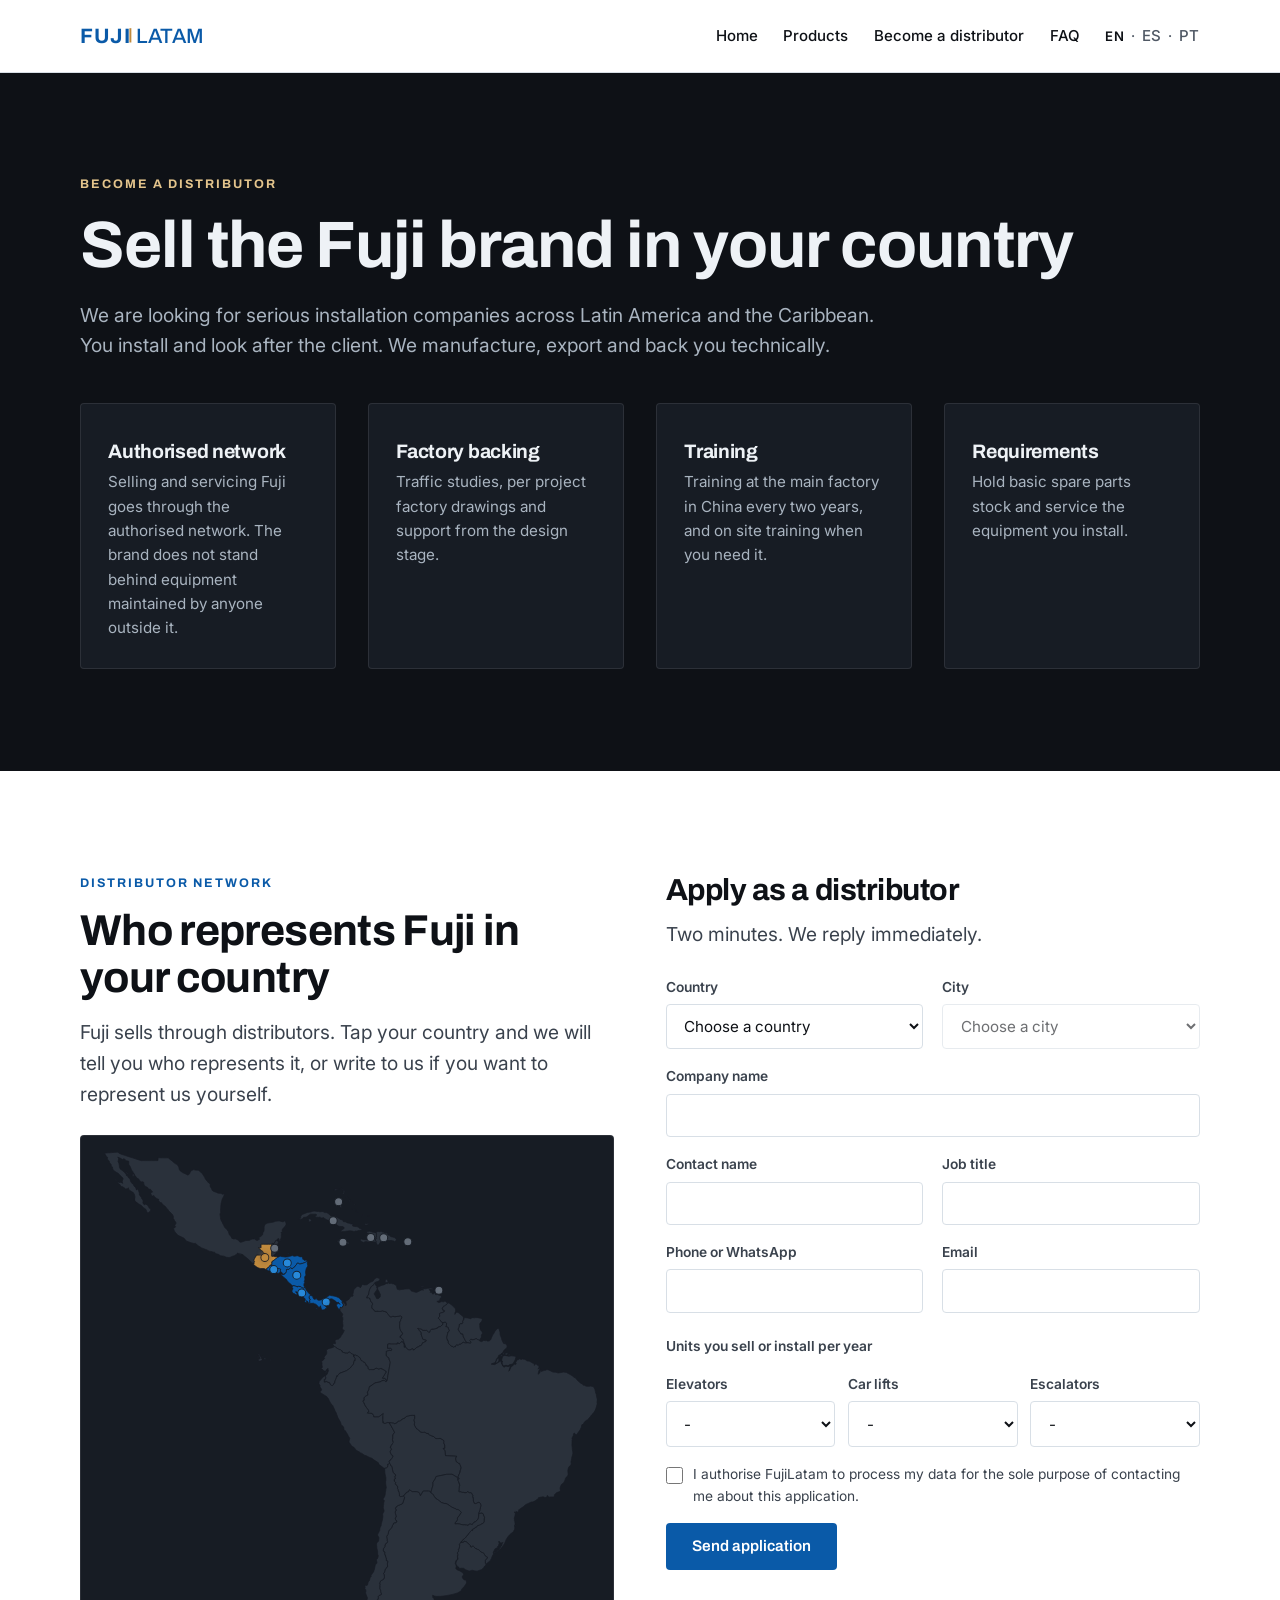
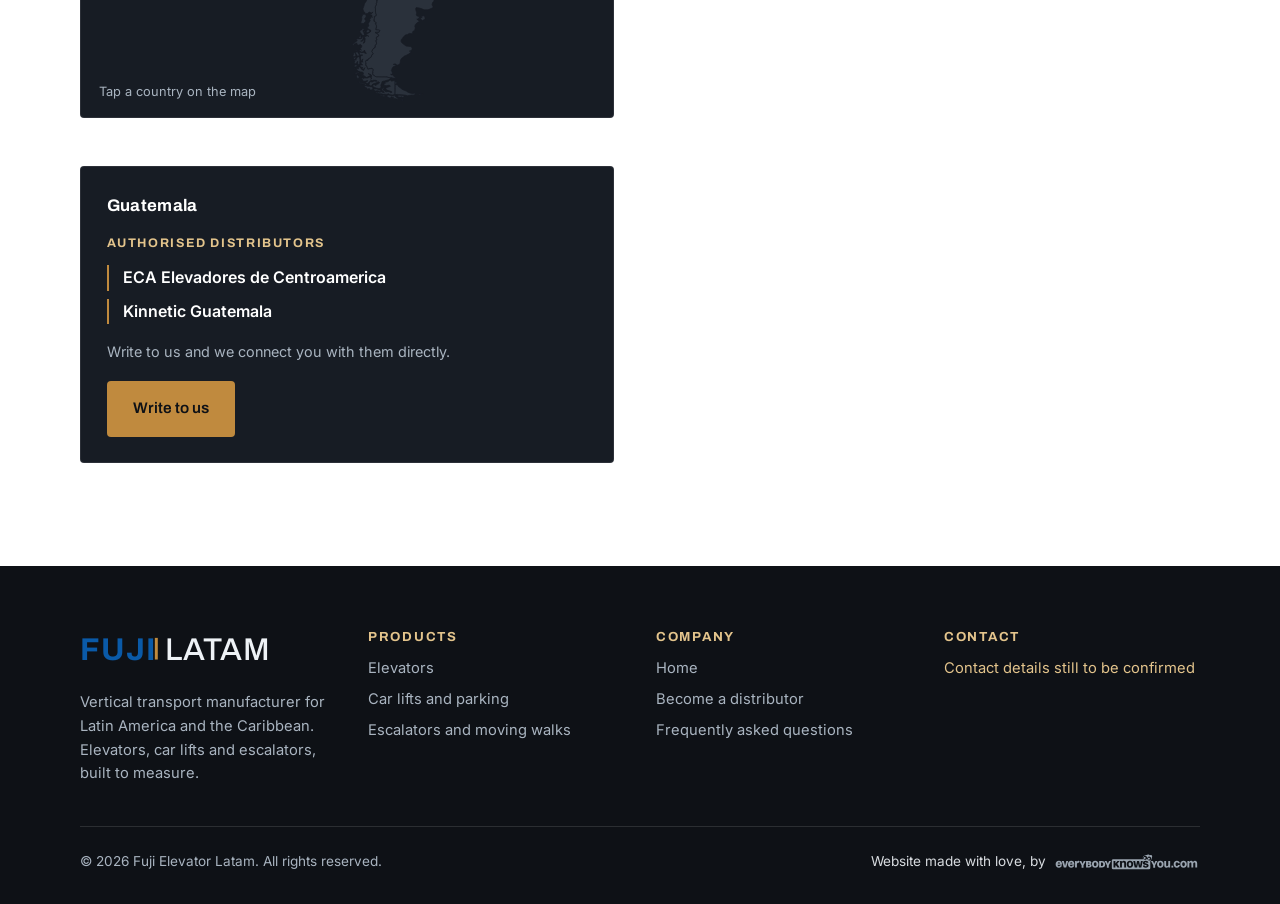
<file: distributors.html>
<!DOCTYPE html>
<html lang="en">
<head>
  <meta charset="UTF-8">
  <meta name="viewport" content="width=device-width, initial-scale=1.0">
  <title>Become a Fuji Distributor in Your Country | FujiLatam</title>
  <meta name="description" content="Sell elevators under a brand with real factory backing. FujiLatam is appointing installers across Latin America and the Caribbean. Apply in 2 minutes.">
  <meta name="keywords" content="elevator manufacturer, elevators Latin America, car lift, escalators, elevator distributor, lift supplier, Fuji, vertical transport, freight elevator, mechanical parking">

  <link rel="canonical" href="https://fujielevatorlatam.com/distributors.html">
  <link rel="alternate" hreflang="en" href="https://fujielevatorlatam.com/distributors.html">
  <link rel="alternate" hreflang="es" href="https://fujielevatorlatam.com/es/distributors.html">
  <link rel="alternate" hreflang="pt" href="https://fujielevatorlatam.com/pt/distributors.html">
  <link rel="alternate" hreflang="x-default" href="https://fujielevatorlatam.com/distributors.html">

  <meta property="og:title" content="Become a Fuji Distributor in Your Country | FujiLatam">
  <meta property="og:description" content="Sell elevators under a brand with real factory backing. FujiLatam is appointing installers across Latin America and the Caribbean. Apply in 2 minutes.">
  <meta property="og:type" content="website">
  <meta property="og:url" content="https://fujielevatorlatam.com/distributors.html">
  <meta property="og:image" content="https://fujielevatorlatam.com/assets/images/social-share/share-fujilatam-fujielevatorlatam.com.jpg">
  <meta property="og:image:width" content="1200">
  <meta property="og:image:height" content="630">
  <meta property="og:image:alt" content="FujiLatam, Leaders in manufacturing every kind of vertical transport">
  <meta property="og:site_name" content="FujiLatam">
  <meta property="og:locale" content="en_US">
  <meta property="og:locale:alternate" content="es_SV">
  <meta property="og:locale:alternate" content="pt_BR">

  <meta name="twitter:card" content="summary_large_image">
  <meta name="twitter:title" content="Become a Fuji Distributor in Your Country | FujiLatam">
  <meta name="twitter:description" content="Sell elevators under a brand with real factory backing. FujiLatam is appointing installers across Latin America and the Caribbean. Apply in 2 minutes.">
  <meta name="twitter:image" content="https://fujielevatorlatam.com/assets/images/social-share/share-fujilatam-fujielevatorlatam.com.jpg">

  <meta name="robots" content="noindex, nofollow">
  <meta name="author" content="Fuji Elevator Latam">
  <meta name="theme-color" content="#0A5AA8">
  <meta name="geo.region" content="SV">
  <meta name="geo.placename" content="Latin America">
  <meta http-equiv="content-language" content="en">

  <link rel="icon" href="favicon.svg" type="image/svg+xml">
  <link rel="icon" href="favicon.ico" sizes="any">
  <link rel="apple-touch-icon" href="apple-touch-icon.png">
  <link rel="manifest" href="site.webmanifest">
  <link rel="alternate" type="text/plain" title="llms.txt" href="https://fujielevatorlatam.com/llms.txt">

  <link rel="preload" as="image" href="assets/images/hero/hero-poster-fujilatam-fujielevatorlatam.com.webp" type="image/webp">
  <link rel="preconnect" href="https://fonts.googleapis.com">
  <link rel="preconnect" href="https://fonts.gstatic.com" crossorigin>
  <link rel="preload" as="style" href="https://fonts.googleapis.com/css2?family=Archivo:wght@500;600;700&family=Inter:wght@400;500;600&display=swap">
  <link rel="stylesheet" href="https://fonts.googleapis.com/css2?family=Archivo:wght@500;600;700&family=Inter:wght@400;500;600&display=swap" media="print" onload="this.media='all'">
  <noscript><link rel="stylesheet" href="https://fonts.googleapis.com/css2?family=Archivo:wght@500;600;700&family=Inter:wght@400;500;600&display=swap"></noscript>

  <link rel="stylesheet" href="assets/css/tokens.css">
  <link rel="stylesheet" href="assets/css/styles.css">

<script type="application/ld+json">
{
 "@context": "https://schema.org",
 "@graph": [
  {
   "@type": "Organization",
   "@id": "https://fujielevatorlatam.com/#org",
   "name": "Fuji Elevator Latam",
   "alternateName": [
    "FujiLatam",
    "Fuji Elevator"
   ],
   "url": "https://fujielevatorlatam.com/",
   "logo": "https://fujielevatorlatam.com/assets/images/logos/logo-fujilatam-fujielevatorlatam.com.svg",
   "image": "https://fujielevatorlatam.com/assets/images/social-share/share-fujilatam-fujielevatorlatam.com.jpg",
   "slogan": "Leaders in manufacturing every kind of vertical transport",
   "description": "Need an elevator manufacturer for your installation company? FujiLatam builds to measure and exports across Latin America. Become a Fuji distributor.",
   "areaServed": [
    "SV",
    "GT",
    "HN",
    "NI",
    "CR",
    "PA",
    "MX",
    "CO",
    "PE",
    "EC",
    "CL",
    "AR",
    "BR",
    "DO",
    "PR",
    "BO"
   ],
   "knowsLanguage": [
    "es",
    "en",
    "pt"
   ],
   "knowsAbout": [
    "Machine roomless passenger elevator",
    "Panoramic elevator",
    "Home lift",
    "Hospital elevator",
    "Freight elevator",
    "Car elevator",
    "Mechanical parking",
    "Escalators",
    "Moving walks"
   ],
   "address": {
    "@type": "PostalAddress",
    "addressCountry": "SV"
   }
  },
  {
   "@type": [
    "ProfessionalService",
    "LocalBusiness"
   ],
   "@id": "https://fujielevatorlatam.com/#service",
   "name": "FujiLatam",
   "parentOrganization": {
    "@id": "https://fujielevatorlatam.com/#org"
   },
   "description": "FujiLatam does not install and does not service. We manufacture and export. The project, the installation and the end client stay with you.",
   "url": "https://fujielevatorlatam.com/",
   "image": "https://fujielevatorlatam.com/assets/images/social-share/share-fujilatam-fujielevatorlatam.com.jpg",
   "priceRange": "$$$",
   "address": {
    "@type": "PostalAddress",
    "addressCountry": "SV"
   },
   "areaServed": [
    {
     "@type": "Country",
     "name": "Latin America"
    },
    {
     "@type": "Country",
     "name": "Caribbean"
    }
   ],
   "serviceType": [
    "Elevators",
    "Car lifts and parking",
    "Escalators and moving walks"
   ],
   "currenciesAccepted": "USD",
   "hasOfferCatalog": {
    "@id": "https://fujielevatorlatam.com/#catalog"
   }
  },
  {
   "@type": "OfferCatalog",
   "@id": "https://fujielevatorlatam.com/#catalog",
   "name": "Elevators, car lifts and escalators",
   "itemListElement": [
    {
     "@type": "Offer",
     "itemOffered": {
      "@type": "Service",
      "name": "Machine roomless passenger elevator",
      "description": "The workhorse. With no machine room it wins back the space others lose in the overhead slab. It is the default choice in residential and offices.",
      "provider": {
       "@id": "https://fujielevatorlatam.com/#org"
      }
     }
    },
    {
     "@type": "Offer",
     "itemOffered": {
      "@type": "Service",
      "name": "Small machine room passenger elevator",
      "description": "When the building needs more speed or more travel. It reaches 4 m/s and takes duplex and triplex configuration for peak hours.",
      "provider": {
       "@id": "https://fujielevatorlatam.com/#org"
      }
     }
    },
    {
     "@type": "Offer",
     "itemOffered": {
      "@type": "Service",
      "name": "Panoramic elevator",
      "description": "Semicircle, square or cylindrical capsule. For atriums, shopping malls and buildings where the equipment is part of the design.",
      "provider": {
       "@id": "https://fujielevatorlatam.com/#org"
      }
     }
    },
    {
     "@type": "Offer",
     "itemOffered": {
      "@type": "Service",
      "name": "Home lift",
      "description": "Three to five people, 0.4 m/s, 800 mm pit. For houses and villas with no built shaft.",
      "provider": {
       "@id": "https://fujielevatorlatam.com/#org"
      }
     }
    },
    {
     "@type": "Offer",
     "itemOffered": {
      "@type": "Service",
      "name": "Hospital elevator",
      "description": "A long car sized for a wheeled stretcher. It is what defines the shaft in a hospital or clinic, and the one most often forgotten in design.",
      "provider": {
       "@id": "https://fujielevatorlatam.com/#org"
      }
     }
    },
    {
     "@type": "Offer",
     "itemOffered": {
      "@type": "Service",
      "name": "Freight elevator",
      "description": "630 kg to 10,000 kg, geared, gearless, machine roomless or explosion proof. In hotels and airports it is not optional.",
      "provider": {
       "@id": "https://fujielevatorlatam.com/#org"
      }
     }
    },
    {
     "@type": "Offer",
     "itemOffered": {
      "@type": "Service",
      "name": "Car elevator",
      "description": "3000 and 5000 kg, car up to 3500 x 7200 mm. The best margin line and the one most in demand where there is no land left for parking.",
      "provider": {
       "@id": "https://fujielevatorlatam.com/#org"
      }
     }
    },
    {
     "@type": "Offer",
     "itemOffered": {
      "@type": "Service",
      "name": "Mechanical parking",
      "description": "From two post lifts to rotary towers and fully automated systems. Doubles or triples parking without buying more land.",
      "provider": {
       "@id": "https://fujielevatorlatam.com/#org"
      }
     }
    },
    {
     "@type": "Offer",
     "itemOffered": {
      "@type": "Service",
      "name": "Escalators",
      "description": "30 and 35 degrees, step widths of 600, 800 and 1000 mm, 3600 to 6000 people per hour. In series, crisscross or parallel.",
      "provider": {
       "@id": "https://fujielevatorlatam.com/#org"
      }
     }
    },
    {
     "@type": "Offer",
     "itemOffered": {
      "@type": "Service",
      "name": "Moving walks",
      "description": "0 and 12 degrees. Airports, stations and shopping malls with a long floor plan.",
      "provider": {
       "@id": "https://fujielevatorlatam.com/#org"
      }
     }
    }
   ]
  },
  {
   "@type": "WebSite",
   "@id": "https://fujielevatorlatam.com/#website",
   "url": "https://fujielevatorlatam.com/",
   "name": "FujiLatam",
   "inLanguage": [
    "en",
    "es",
    "pt"
   ],
   "publisher": {
    "@id": "https://fujielevatorlatam.com/#org"
   }
  }
 ]
}
</script>
</head>
<body>
<header class="site-header">
  <div class="wrap">
    <a class="brand" href="index.html" aria-label="FujiLatam"><svg class="" viewBox="0 0 260 40" role="img" aria-label="FujiLatam" xmlns="http://www.w3.org/2000/svg"><text x="0" y="30" font-family="Archivo, Arial, sans-serif" font-size="32" font-weight="700" letter-spacing="1" fill="var(--accent)">FUJI</text><text x="86" y="30" font-family="Archivo, Arial, sans-serif" font-size="32" font-weight="500" letter-spacing="1" fill="currentColor">LATAM</text><rect x="76" y="8" width="3" height="22" fill="var(--brass)"/></svg></a>
    <button class="nav-toggle" aria-expanded="false" aria-controls="nav" aria-label="Menu">&#9776;</button>
    <nav class="nav" id="nav">
      <a href="index.html">Home</a><a href="products.html">Products</a><a href="distributors.html">Become a distributor</a><a href="index.html#faq">FAQ</a>
      <span class="lang"><span class="active">EN</span> &middot; <a href="es/distributors.html">ES</a> &middot; <a href="pt/distributors.html">PT</a></span>
    </nav>
  </div>
</header>
<main>

<section class="section section--dark">
  <div class="wrap">
    <p class="eyebrow">Become a distributor</p>
    <h1>Sell the Fuji brand in your country</h1>
    <p class="lede" style="margin-top:1.2rem">We are looking for serious installation companies across Latin America and the Caribbean. You install and look after the client. We manufacture, export and back you technically.</p>
    <div class="grid grid--4" style="margin-top:2.6rem"><article class="pillar reveal"><h3>Authorised network</h3><p>Selling and servicing Fuji goes through the authorised network. The brand does not stand behind equipment maintained by anyone outside it.</p></article><article class="pillar reveal"><h3>Factory backing</h3><p>Traffic studies, per project factory drawings and support from the design stage.</p></article><article class="pillar reveal"><h3>Training</h3><p>Training at the main factory in China every two years, and on site training when you need it.</p></article><article class="pillar reveal"><h3>Requirements</h3><p>Hold basic spare parts stock and service the equipment you install.</p></article></div>
  </div>
</section>

<section class="section">
  <div class="wrap split" style="align-items:start">
    <div>
      <p class="eyebrow">Distributor network</p>
      <h2>Who represents Fuji in your country</h2>
      <p class="lede" style="margin-top:1rem">Fuji sells through distributors. Tap your country and we will tell you who represents it, or write to us if you want to represent us yourself.</p>
      <div class="map map--stack reveal" style="margin-top:1.6rem" data-map data-copy="{&quot;countries&quot;: {&quot;mx&quot;: &quot;Mexico&quot;, &quot;gt&quot;: &quot;Guatemala&quot;, &quot;bz&quot;: &quot;Belize&quot;, &quot;sv&quot;: &quot;El Salvador&quot;, &quot;hn&quot;: &quot;Honduras&quot;, &quot;ni&quot;: &quot;Nicaragua&quot;, &quot;cr&quot;: &quot;Costa Rica&quot;, &quot;pa&quot;: &quot;Panama&quot;, &quot;cu&quot;: &quot;Cuba&quot;, &quot;ht&quot;: &quot;Haiti&quot;, &quot;do&quot;: &quot;Dominican Republic&quot;, &quot;jm&quot;: &quot;Jamaica&quot;, &quot;pr&quot;: &quot;Puerto Rico&quot;, &quot;bs&quot;: &quot;Bahamas&quot;, &quot;tt&quot;: &quot;Trinidad and Tobago&quot;, &quot;co&quot;: &quot;Colombia&quot;, &quot;ve&quot;: &quot;Venezuela&quot;, &quot;gy&quot;: &quot;Guyana&quot;, &quot;sr&quot;: &quot;Suriname&quot;, &quot;ec&quot;: &quot;Ecuador&quot;, &quot;pe&quot;: &quot;Peru&quot;, &quot;bo&quot;: &quot;Bolivia&quot;, &quot;br&quot;: &quot;Brazil&quot;, &quot;py&quot;: &quot;Paraguay&quot;, &quot;uy&quot;: &quot;Uruguay&quot;, &quot;ar&quot;: &quot;Argentina&quot;, &quot;cl&quot;: &quot;Chile&quot;}, &quot;distributors&quot;: {&quot;sv&quot;: [&quot;ECA Elevadores de Centroamerica&quot;], &quot;gt&quot;: [&quot;ECA Elevadores de Centroamerica&quot;, &quot;Kinnetic Guatemala&quot;], &quot;hn&quot;: [&quot;ECA Elevadores de Centroamerica&quot;], &quot;ni&quot;: [&quot;ECA Elevadores de Centroamerica&quot;], &quot;cr&quot;: [&quot;ECA Elevadores de Centroamerica&quot;], &quot;pa&quot;: [&quot;ECA Elevadores de Centroamerica&quot;]}, &quot;mapLabel&quot;: &quot;Map of Fuji distributors in Latin America and the Caribbean&quot;, &quot;covered&quot;: &quot;Authorised distributors&quot;, &quot;coveredNote&quot;: &quot;Write to us and we connect you with them directly.&quot;, &quot;ask&quot;: &quot;Ask us&quot;, &quot;askNote&quot;: &quot;Most countries already have a distributor. Write to us and we will tell you who represents Fuji in yours.&quot;, &quot;cta&quot;: &quot;Write to us&quot;, &quot;ctaHref&quot;: &quot;distributors.html&quot;, &quot;initial&quot;: &quot;gt&quot;}">
        <div class="map__canvas" data-map-canvas><p class="map__hint">Tap a country on the map</p></div>
        <aside class="map__panel" data-map-panel></aside>
      </div>
    </div>
    <div>
      <h2 style="font-size:clamp(1.4rem,2.4vw,1.9rem)">Apply as a distributor</h2>
      <p class="lede" style="margin:.8rem 0 1.6rem">Two minutes. We reply immediately.</p>
      <form class="form" method="post" action="#" novalidate data-apply data-endpoint="" data-copy="{&quot;cities&quot;: {&quot;mx&quot;: [&quot;Ciudad de México&quot;, &quot;Guadalajara&quot;, &quot;Monterrey&quot;, &quot;Puebla&quot;, &quot;Querétaro&quot;, &quot;Tijuana&quot;, &quot;Mérida&quot;, &quot;Cancún&quot;, &quot;León&quot;], &quot;gt&quot;: [&quot;Ciudad de Guatemala&quot;, &quot;Mixco&quot;, &quot;Villa Nueva&quot;, &quot;Quetzaltenango&quot;, &quot;Escuintla&quot;, &quot;Antigua Guatemala&quot;], &quot;bz&quot;: [&quot;Belize City&quot;, &quot;Belmopan&quot;, &quot;San Ignacio&quot;, &quot;Orange Walk&quot;], &quot;sv&quot;: [&quot;San Salvador&quot;, &quot;Santa Tecla&quot;, &quot;Antiguo Cuscatlán&quot;, &quot;Santa Ana&quot;, &quot;San Miguel&quot;, &quot;La Libertad&quot;], &quot;hn&quot;: [&quot;Tegucigalpa&quot;, &quot;San Pedro Sula&quot;, &quot;La Ceiba&quot;, &quot;Choloma&quot;, &quot;Comayagua&quot;], &quot;ni&quot;: [&quot;Managua&quot;, &quot;León&quot;, &quot;Masaya&quot;, &quot;Granada&quot;, &quot;Chinandega&quot;], &quot;cr&quot;: [&quot;San José&quot;, &quot;Escazú&quot;, &quot;Heredia&quot;, &quot;Alajuela&quot;, &quot;Cartago&quot;, &quot;Liberia&quot;], &quot;pa&quot;: [&quot;Ciudad de Panamá&quot;, &quot;Colón&quot;, &quot;David&quot;, &quot;La Chorrera&quot;, &quot;Santiago&quot;], &quot;cu&quot;: [&quot;La Habana&quot;, &quot;Santiago de Cuba&quot;, &quot;Camagüey&quot;, &quot;Holguín&quot;], &quot;ht&quot;: [&quot;Port-au-Prince&quot;, &quot;Cap-Haïtien&quot;, &quot;Pétion-Ville&quot;], &quot;do&quot;: [&quot;Santo Domingo&quot;, &quot;Santiago de los Caballeros&quot;, &quot;Punta Cana&quot;, &quot;La Romana&quot;, &quot;Puerto Plata&quot;], &quot;jm&quot;: [&quot;Kingston&quot;, &quot;Montego Bay&quot;, &quot;Spanish Town&quot;, &quot;Ocho Rios&quot;], &quot;pr&quot;: [&quot;San Juan&quot;, &quot;Bayamón&quot;, &quot;Carolina&quot;, &quot;Ponce&quot;, &quot;Caguas&quot;, &quot;Mayagüez&quot;], &quot;bs&quot;: [&quot;Nassau&quot;, &quot;Freeport&quot;], &quot;tt&quot;: [&quot;Port of Spain&quot;, &quot;San Fernando&quot;, &quot;Chaguanas&quot;, &quot;Arima&quot;], &quot;co&quot;: [&quot;Bogotá&quot;, &quot;Medellín&quot;, &quot;Cali&quot;, &quot;Barranquilla&quot;, &quot;Cartagena&quot;, &quot;Bucaramanga&quot;, &quot;Pereira&quot;], &quot;ve&quot;: [&quot;Caracas&quot;, &quot;Maracaibo&quot;, &quot;Valencia&quot;, &quot;Barquisimeto&quot;, &quot;Maracay&quot;], &quot;gy&quot;: [&quot;Georgetown&quot;, &quot;Linden&quot;, &quot;New Amsterdam&quot;], &quot;sr&quot;: [&quot;Paramaribo&quot;, &quot;Lelydorp&quot;, &quot;Nieuw Nickerie&quot;], &quot;ec&quot;: [&quot;Quito&quot;, &quot;Guayaquil&quot;, &quot;Cuenca&quot;, &quot;Manta&quot;, &quot;Ambato&quot;], &quot;pe&quot;: [&quot;Lima&quot;, &quot;Arequipa&quot;, &quot;Trujillo&quot;, &quot;Chiclayo&quot;, &quot;Piura&quot;, &quot;Cusco&quot;], &quot;bo&quot;: [&quot;La Paz&quot;, &quot;Santa Cruz de la Sierra&quot;, &quot;Cochabamba&quot;, &quot;Sucre&quot;, &quot;El Alto&quot;], &quot;br&quot;: [&quot;São Paulo&quot;, &quot;Rio de Janeiro&quot;, &quot;Brasília&quot;, &quot;Belo Horizonte&quot;, &quot;Curitiba&quot;, &quot;Porto Alegre&quot;, &quot;Salvador&quot;, &quot;Recife&quot;, &quot;Fortaleza&quot;], &quot;py&quot;: [&quot;Asunción&quot;, &quot;Ciudad del Este&quot;, &quot;Encarnación&quot;, &quot;San Lorenzo&quot;], &quot;uy&quot;: [&quot;Montevideo&quot;, &quot;Punta del Este&quot;, &quot;Salto&quot;, &quot;Paysandú&quot;], &quot;ar&quot;: [&quot;Buenos Aires&quot;, &quot;Córdoba&quot;, &quot;Rosario&quot;, &quot;Mendoza&quot;, &quot;La Plata&quot;, &quot;Mar del Plata&quot;, &quot;Tucumán&quot;], &quot;cl&quot;: [&quot;Santiago&quot;, &quot;Valparaíso&quot;, &quot;Viña del Mar&quot;, &quot;Concepción&quot;, &quot;Antofagasta&quot;, &quot;La Serena&quot;]}, &quot;pickCity&quot;: &quot;Choose a city&quot;, &quot;other&quot;: &quot;Other city&quot;, &quot;missing&quot;: &quot;Please fill in every field and accept the data notice.&quot;, &quot;notLive&quot;: &quot;Sending switches on when the site goes live on its domain.&quot;, &quot;sending&quot;: &quot;Sending...&quot;, &quot;sent&quot;: &quot;Thank you. We have your application and will be in touch soon.&quot;, &quot;failed&quot;: &quot;It could not be sent. Please try again in a moment.&quot;}">
        <div class="field"><label for="country">Country</label>
          <select id="country" name="country" required><option value="">Choose a country</option><option value="ar">Argentina</option><option value="bs">Bahamas</option><option value="bz">Belize</option><option value="bo">Bolivia</option><option value="br">Brazil</option><option value="cl">Chile</option><option value="co">Colombia</option><option value="cr">Costa Rica</option><option value="cu">Cuba</option><option value="do">Dominican Republic</option><option value="ec">Ecuador</option><option value="sv">El Salvador</option><option value="gt">Guatemala</option><option value="gy">Guyana</option><option value="ht">Haiti</option><option value="hn">Honduras</option><option value="jm">Jamaica</option><option value="mx">Mexico</option><option value="ni">Nicaragua</option><option value="pa">Panama</option><option value="py">Paraguay</option><option value="pe">Peru</option><option value="pr">Puerto Rico</option><option value="sr">Suriname</option><option value="tt">Trinidad and Tobago</option><option value="uy">Uruguay</option><option value="ve">Venezuela</option></select></div>
        <div class="field"><label for="city">City</label>
          <select id="city" name="city" required disabled><option value="">Choose a city</option></select></div>
        <div class="field field--full" data-city-other hidden><label for="city-other">Type your city</label>
          <input id="city-other" name="city_other" type="text" autocomplete="address-level2"></div>
        <div class="field field--full"><label for="company">Company name</label>
          <input id="company" name="company" type="text" autocomplete="organization" required></div>
        <div class="field"><label for="contact">Contact name</label>
          <input id="contact" name="contact" type="text" autocomplete="name" required></div>
        <div class="field"><label for="role">Job title</label>
          <input id="role" name="role" type="text" autocomplete="organization-title" required></div>
        <div class="field"><label for="phone">Phone or WhatsApp</label>
          <input id="phone" name="phone" type="tel" autocomplete="tel" required></div>
        <div class="field"><label for="email">Email</label>
          <input id="email" name="email" type="email" autocomplete="email" required></div>
        <p class="field--full" style="font-size:.86rem;font-weight:600;color:var(--ink-soft);margin-top:.4rem">Units you sell or install per year</p>
        <div class="volgrid"><div class="field"><label for="vol-elev">Elevators</label><select id="vol-elev" name="vol_elev" required><option value="">-</option><option>1 to 20</option><option>21 to 50</option><option>51 to 100</option><option>More than 100</option><option>None yet</option></select></div><div class="field"><label for="vol-car">Car lifts</label><select id="vol-car" name="vol_car" required><option value="">-</option><option>1 to 20</option><option>21 to 50</option><option>51 to 100</option><option>More than 100</option><option>None yet</option></select></div><div class="field"><label for="vol-esc">Escalators</label><select id="vol-esc" name="vol_esc" required><option value="">-</option><option>1 to 20</option><option>21 to 50</option><option>51 to 100</option><option>More than 100</option><option>None yet</option></select></div></div>
        <label class="consent"><input type="checkbox" name="consent" value="yes" required> <span>I authorise FujiLatam to process my data for the sole purpose of contacting me about this application.</span></label>
        <div class="field--full">
          <button class="btn btn--primary" type="submit">Send application</button>
          <p class="form__status" data-form-status role="status" aria-live="polite"></p>
        </div>
      </form>
    </div>
  </div>
</section>
</main>
<footer class="site-footer">
  <div class="wrap">
    <div class="footer-grid">
      <div>
        <svg class="" viewBox="0 0 260 40" role="img" aria-label="FujiLatam" xmlns="http://www.w3.org/2000/svg"><text x="0" y="30" font-family="Archivo, Arial, sans-serif" font-size="32" font-weight="700" letter-spacing="1" fill="var(--accent)">FUJI</text><text x="86" y="30" font-family="Archivo, Arial, sans-serif" font-size="32" font-weight="500" letter-spacing="1" fill="currentColor">LATAM</text><rect x="76" y="8" width="3" height="22" fill="var(--brass)"/></svg>
        <p style="margin-top:.9rem;font-size:.92rem;color:var(--on-dark-soft);max-width:34ch">Vertical transport manufacturer for Latin America and the Caribbean. Elevators, car lifts and escalators, built to measure.</p>
      </div>
      <div>
        <h4>Products</h4>
        <ul><li><a href="products.html#elevadores">Elevators</a></li><li><a href="products.html#montacoches">Car lifts and parking</a></li><li><a href="products.html#escaleras">Escalators and moving walks</a></li></ul>
      </div>
      <div>
        <h4>Company</h4>
        <ul>
          <li><a href="index.html">Home</a></li>
          <li><a href="distributors.html">Become a distributor</a></li>
          <li><a href="index.html#faq">Frequently asked questions</a></li>
        </ul>
      </div>
      <div>
        <h4>Contact</h4>
        <ul>
          <li><span style="color:var(--brass-lt)">Contact details still to be confirmed</span></li>
        </ul>
      </div>
    </div>
    <div class="footer-bottom">
      <span>&copy; 2026 Fuji Elevator Latam. All rights reserved.</span>
      <a class="eky-credit" href="https://everybodyknowsyou.com" target="_blank" rel="noopener"
         aria-label="Website made with love by everybodyknowsyou.com">
        <span class="eky-credit__text">Website made with love, by</span>
        <svg role="img" aria-label="everybodyknowsyou.com" id="Layer_1" data-name="Layer 1" xmlns="http://www.w3.org/2000/svg" viewBox="0 0 1296.95 160.34">
  <defs>
    <style>
            .cls-1 { fill: var(--eky-bg, #ffffff); }
      .cls-2 { fill: var(--eky-fg, currentColor); }
    </style>
  </defs>
  <g>
    <g>
      <g>
        <rect class="cls-2" x="515.16" y="55.21" width="342.62" height="90.52" rx="12" ry="12"/>
        <path class="cls-1" d="M530.13,71.12h16.6v15.46l-.24,6.96h.32l3.32-4.61,15.14-17.81h19.83l-22.02,25.02,22.18,33.68h-19.92l-13.76-20.73-4.86,5.34v15.38h-16.6v-58.69Z"/>
        <path class="cls-1" d="M604.13,71.12v8.01h.32c4.53-6.23,10.53-9.23,18.54-9.23,12.47,0,18.94,7.29,18.94,22.02v37.89h-16.6v-35.3c0-7.69-2.75-10.85-8.58-10.85-7.21,0-11.82,4.7-11.82,12.14v34h-16.6v-58.69h15.79Z"/>
        <path class="cls-1" d="M647.37,100.43c0-17.57,11.09-30.52,29.31-30.52s29.31,12.95,29.31,30.52-11.09,30.6-29.31,30.6-29.31-13.03-29.31-30.6ZM688.66,100.43c0-9.8-3.81-17.16-11.98-17.16s-11.98,7.37-11.98,17.16,3.81,17.24,11.98,17.24,11.98-7.45,11.98-17.24Z"/>
        <path class="cls-1" d="M705.66,71.12h17.57l6.64,35.62c.41,2.02.73,4.86,1.14,6.88h.32l1.21-6.88,6.88-35.62h18.54l7.45,35.62,1.29,6.88h.32l1.05-6.88,5.99-35.62h17.24l-13.28,58.69h-21.53l-6.64-32.38-1.29-6.88h-.32l-1.21,6.88-6.56,32.38h-21.45l-13.36-58.69Z"/>
        <path class="cls-1" d="M791.81,110.79l17-.08c.57,4.78,3.72,7.53,9.31,7.53,4.61,0,7.85-1.7,7.85-5.26,0-2.67-1.78-4.37-5.59-5.26l-14.09-3.24c-8.98-2.02-13.84-7.77-13.84-16.27,0-11.5,8.99-18.3,24.69-18.3,14.65,0,23.56,6.96,23.8,18.05h-17c-.49-3.32-2.67-5.67-7.69-5.67-4.37,0-7.21,1.54-7.21,4.61,0,2.43,1.7,3.81,5.59,4.7l14.09,3.24c9.23,2.1,14.09,8.18,14.09,16.84,0,12.71-10.28,19.35-24.77,19.35-16.19,0-25.99-7.77-26.23-20.24Z"/>
      </g>
      <g>
        <path class="cls-2" d="M918.06,100.39c0-17.57,11.09-30.52,29.31-30.52s29.31,12.95,29.31,30.52-11.09,30.6-29.31,30.6-29.31-13.03-29.31-30.6ZM959.34,100.39c0-9.8-3.81-17.16-11.98-17.16s-11.98,7.37-11.98,17.16,3.81,17.24,11.98,17.24,11.98-7.45,11.98-17.24Z"/>
        <path class="cls-2" d="M1018.85,129.78v-7.85h-.32c-4.61,6.15-10.52,9.07-17.89,9.07-11.98,0-18.46-7.29-18.46-21.94v-37.97h16.6v35.38c0,7.69,2.83,10.77,8.18,10.77,6.56,0,11.09-4.61,11.09-12.63v-33.52h16.6v58.69h-15.79Z"/>
        <path class="cls-2" d="M884.01,109.52l-20.4-38.4h17.84l8.26,17.75c.99,2.06,1.9,4.96,2.89,7.02h.33c.91-2.06,1.82-4.96,2.72-7.02l7.85-17.75h17.51l-20.07,38.57v21.31h-16.93v-21.47Z"/>
      </g>
      <g>
        <path class="cls-2" d="M14.66,100.39c0-17.97,10.85-30.52,29.55-30.52s28.01,12.47,27.36,34.41h-39.35c.89,8.91,4.53,14.01,11.66,14.01,5.67,0,9.31-3,10.44-8.5h16.76c-2.19,13.28-12.31,21.21-26.88,21.21-18.7,0-29.55-12.63-29.55-30.6ZM54.58,92.54c-1.05-6.56-4.78-9.96-10.36-9.96s-9.8,3.64-11.42,9.96h21.78Z"/>
        <path class="cls-2" d="M69.8,71.09h17.49l9.47,35.62c.57,2.02,1.05,4.86,1.62,6.88h.32l1.54-6.88,8.99-35.62h17.16l-17.81,58.69h-21.13l-17.65-58.69Z"/>
        <path class="cls-2" d="M124.69,100.39c0-17.97,10.85-30.52,29.55-30.52s28.01,12.47,27.36,34.41h-39.35c.89,8.91,4.53,14.01,11.66,14.01,5.67,0,9.31-3,10.44-8.5h16.76c-2.19,13.28-12.31,21.21-26.88,21.21-18.7,0-29.55-12.63-29.55-30.6ZM164.61,92.54c-1.05-6.56-4.78-9.96-10.36-9.96s-9.8,3.64-11.42,9.96h21.78Z"/>
        <path class="cls-2" d="M187.44,71.09h15.46v9.47h.32c3.64-7.37,8.74-10.69,15.71-10.69,1.86,0,3.56.24,5.1.81v15.79h-.32c-1.7-.49-3.24-.73-5.18-.73-9.15,0-14.49,5.42-14.49,16.11v27.93h-16.6v-58.69Z"/>
        <path class="cls-2" d="M285.57,71.09h26.15c13.52,0,20.97,5.42,20.97,14.82,0,6.15-3.08,10.36-9.96,12.39v.32c8.02,1.46,12.23,6.23,12.23,13.84,0,10.52-8.42,17.33-21.7,17.33h-27.69v-58.69ZM316.66,88.82c0-3.64-2.02-5.18-6.56-5.18h-7.93v10.77h7.93c4.37,0,6.56-1.86,6.56-5.59ZM318.6,111.24c0-3.81-2.27-5.99-6.88-5.99h-9.55v11.98h9.63c4.45,0,6.8-2.19,6.8-5.99Z"/>
        <path class="cls-2" d="M337.95,100.39c0-17.57,11.09-30.52,29.31-30.52s29.31,12.95,29.31,30.52-11.09,30.6-29.31,30.6-29.31-13.03-29.31-30.6ZM379.24,100.39c0-9.8-3.8-17.16-11.98-17.16s-11.98,7.37-11.98,17.16,3.8,17.24,11.98,17.24,11.98-7.45,11.98-17.24Z"/>
        <path class="cls-2" d="M402.08,71.09h24.13c18.62,0,29.63,10.36,29.63,29.31s-11.01,29.39-29.63,29.39h-24.13v-58.69ZM438.99,100.39c0-10.77-5.83-16.19-13.36-16.19h-6.96v32.46h6.96c7.53,0,13.36-5.51,13.36-16.27Z"/>
        <path class="cls-2" d="M471.04,109.52l-20.4-38.4h17.84l8.26,17.75c.99,2.06,1.9,4.96,2.89,7.02h.33c.91-2.06,1.82-4.96,2.72-7.02l7.85-17.75h17.51l-20.07,38.57v21.31h-16.93v-21.47Z"/>
        <path class="cls-2" d="M245.89,109.52l-20.4-38.4h17.84l8.26,17.75c.99,2.06,1.9,4.96,2.89,7.02h.33c.91-2.06,1.82-4.96,2.72-7.02l7.85-17.75h17.51l-20.07,38.57v21.31h-16.93v-21.47Z"/>
      </g>
    </g>
    <g>
      <g>
        <path class="cls-2" d="M837.89,14.05c5.42-1.65,11.14.47,13.85,5.48.39.72,1.1,1.2,1.88,1.34.7.12,1.52-.2,2.16-.74,4.05-3.38,9.74-3.68,14.06-.7,4.24,2.92,5.92,8.22,4.35,13.25l-6.96,22.26c-2.45,8.46-9.67,14.45-18.27,15.02-8.94.6-17.2-4.68-20.36-13.03-.17-.45-.5-.62-.88-.67s-.66.09-.98.46c-5.78,6.49-15.01,8.59-23.07,5.2-7.59-3.19-12.57-10.83-12.37-19.15.21-8.44,5.67-16.24,13.97-18.77l32.61-9.94ZM844.69,65.73c8.85,1.59,17.31-4.28,18.9-13.13,1.59-8.85-4.28-17.31-13.13-18.9-8.85-1.59-17.31,4.28-18.9,13.13s4.28,17.31,13.13,18.9ZM808.72,59.25c8.85,1.59,17.31-4.28,18.9-13.13,1.59-8.85-4.28-17.31-13.13-18.9-8.85-1.59-17.31,4.28-18.9,13.13-1.59,8.85,4.28,17.31,13.13,18.9Z"/>
        <g>
          <path class="cls-1" d="M850.46,33.7c8.85,1.59,14.72,10.06,13.13,18.9-1.59,8.85-10.06,14.72-18.9,13.13-8.85-1.59-14.72-10.06-13.13-18.9s10.06-14.72,18.9-13.13Z"/>
          <path class="cls-1" d="M814.49,27.22c8.85,1.59,14.72,10.06,13.13,18.9-1.59,8.85-10.06,14.72-18.9,13.13-8.85-1.59-14.72-10.06-13.13-18.9,1.59-8.85,10.06-14.72,18.9-13.13Z"/>
        </g>
      </g>
      <g>
        <g>
          <path class="cls-2" d="M847.57,56.91c-.06-.86-.28-1.56-.42-2.47.64.65,1.19,1.16,1.91,1.66,1.12.79,2.71.42,3.44-.7.73-1.11.45-2.64-.68-3.44-.71-.5-1.52-.66-2.4-1.05,1.54-.53,3.13-1,3.41-2.57.17-.93-.14-1.9-.84-2.43-1.03-.79-2.26-.75-3.22.02-.58.46-1.06.91-1.67,1.49.18-.89.4-1.63.45-2.5.09-1.44-1.09-2.58-2.46-2.58s-2.55,1.17-2.48,2.62c.04.85.33,1.53.43,2.46-.47-.54-.95-.89-1.43-1.33-1.13-1.04-2.8-.99-3.77.19-.91,1.1-.66,2.87.58,3.67.72.46,1.49.65,2.34.99-.88.38-1.73.56-2.45,1.09-1.21.89-1.32,2.65-.36,3.69,1.04,1.12,2.62,1.06,3.73.03l1.46-1.34c-.23.92-.51,1.75-.51,2.68,0,1.41,1.2,2.5,2.56,2.45s2.46-1.22,2.37-2.6Z"/>
          <path class="cls-2" d="M847.57,56.91c.09,1.38-1.03,2.55-2.37,2.6s-2.56-1.05-2.56-2.45c0-.94.27-1.76.51-2.68l-1.46,1.34c-1.12,1.03-2.7,1.09-3.73-.03-.96-1.04-.84-2.8.36-3.69.71-.53,1.56-.71,2.45-1.09-.85-.34-1.62-.53-2.34-.99-1.24-.79-1.49-2.57-.58-3.67.97-1.17,2.64-1.23,3.77-.19.48.45.96.79,1.43,1.33-.1-.93-.38-1.61-.43-2.46-.07-1.44,1.07-2.62,2.48-2.62s2.55,1.14,2.46,2.58c-.05.87-.27,1.6-.45,2.5.61-.58,1.09-1.03,1.67-1.49.96-.77,2.19-.81,3.22-.02.7.54,1,1.5.84,2.43-.28,1.57-1.87,2.04-3.41,2.57.88.39,1.69.54,2.4,1.05,1.13.8,1.41,2.33.68,3.44-.73,1.11-2.32,1.48-3.44.7-.72-.5-1.27-1.01-1.91-1.66.14.92.37,1.62.42,2.47Z"/>
        </g>
        <g>
          <path class="cls-2" d="M810.13,50.42c.09-1.04-.23-1.92-.46-2.9.76.65,1.37,1.38,2.24,1.82,1.23.63,2.73.08,3.32-1.08s.21-2.6-.95-3.29c-.73-.43-1.51-.63-2.28-.94.71-.21,1.29-.46,1.92-.73,1.42-.61,1.98-2.23,1.25-3.55s-2.48-1.69-3.67-.79c-.67.5-1.22,1.01-1.84,1.61.23-1.08.58-2.02.43-3.07-.18-1.23-1.33-2.03-2.49-2.01s-2.27.88-2.4,2.1c-.11,1.04.22,1.91.45,2.98-.52-.57-1.04-.93-1.58-1.42-1.11-1-2.86-.89-3.77.32s-.53,2.95.79,3.67c.74.41,1.47.63,2.23.89-.85.33-1.63.52-2.35.98-1.23.78-1.49,2.47-.66,3.57s2.46,1.35,3.58.48c.64-.49,1.17-.96,1.77-1.57-.22,1.07-.56,1.95-.45,2.98.14,1.28,1.29,2.13,2.5,2.11s2.29-.84,2.41-2.17Z"/>
          <path class="cls-2" d="M810.13,50.42c-.12,1.32-1.24,2.14-2.41,2.17s-2.36-.83-2.5-2.11c-.11-1.03.23-1.91.45-2.98-.6.61-1.13,1.08-1.77,1.57-1.12.87-2.73.66-3.58-.48s-.57-2.79.66-3.57c.72-.46,1.5-.64,2.35-.98-.77-.26-1.49-.48-2.23-.89-1.32-.73-1.68-2.5-.79-3.67s2.66-1.32,3.77-.32c.54.49,1.06.85,1.58,1.42-.23-1.07-.56-1.94-.45-2.98.13-1.22,1.24-2.08,2.4-2.1s2.31.78,2.49,2.01c.15,1.05-.2,1.99-.43,3.07.62-.6,1.17-1.1,1.84-1.61,1.2-.9,2.97-.5,3.67.79s.17,2.93-1.25,3.55c-.63.27-1.21.52-1.92.73.77.32,1.55.51,2.28.94,1.16.68,1.53,2.13.95,3.29s-2.09,1.71-3.32,1.08c-.87-.44-1.48-1.17-2.24-1.82.23.98.55,1.86.46,2.9Z"/>
        </g>
      </g>
    </g>
  </g>
  <g fill="var(--eky-fg, currentColor)">
    <path d="M1046.08,112.99h15.96v16.61h-15.96v-16.61Z"/>
    <path d="M1065.91,100.33c0-17.49,11.29-30.39,29.1-30.39,13.79,0,25.15,8.06,26.36,22.41h-16.85c-.56-5.8-4.03-9.11-9.43-9.11-8.06,0-11.93,7.42-11.93,17.09s3.79,17.17,11.85,17.17c5.4,0,8.95-3.3,9.67-9.67h16.85c-1.13,14.91-12.66,22.97-26.52,22.97-18.14,0-29.1-12.98-29.1-30.47Z"/>
    <path d="M1124.75,100.33c0-17.49,11.04-30.39,29.18-30.39s29.18,12.9,29.18,30.39-11.04,30.47-29.18,30.47-29.18-12.98-29.18-30.47ZM1165.86,100.33c0-9.75-3.79-17.09-11.93-17.09s-11.93,7.33-11.93,17.09,3.79,17.17,11.93,17.17,11.93-7.42,11.93-17.17Z"/>
    <path d="M1204.31,71.15v7.98h.32c4.43-5.97,10.64-9.19,17.9-9.19s12.41,3.14,15.4,9.19h.32c4.92-6.21,10.72-9.19,17.9-9.19,12.58,0,19.27,8.71,19.27,22.81v36.84h-16.53v-34.26c0-7.66-2.34-11.69-8.06-11.69-6.53,0-10.56,5-10.56,12.9v33.05h-16.53v-34.34c0-7.58-2.42-11.61-8.14-11.61-6.61,0-10.48,5.24-10.48,12.9v33.05h-16.53v-58.44h15.72Z"/>
  </g>
</svg>
      </a>
    </div>
  </div>
</footer>
<script src="assets/js/main.js" defer></script>
<script src="assets/js/latam-geo.js" defer></script>
<script src="assets/js/map.js" defer></script>
</body>
</html>
</file>
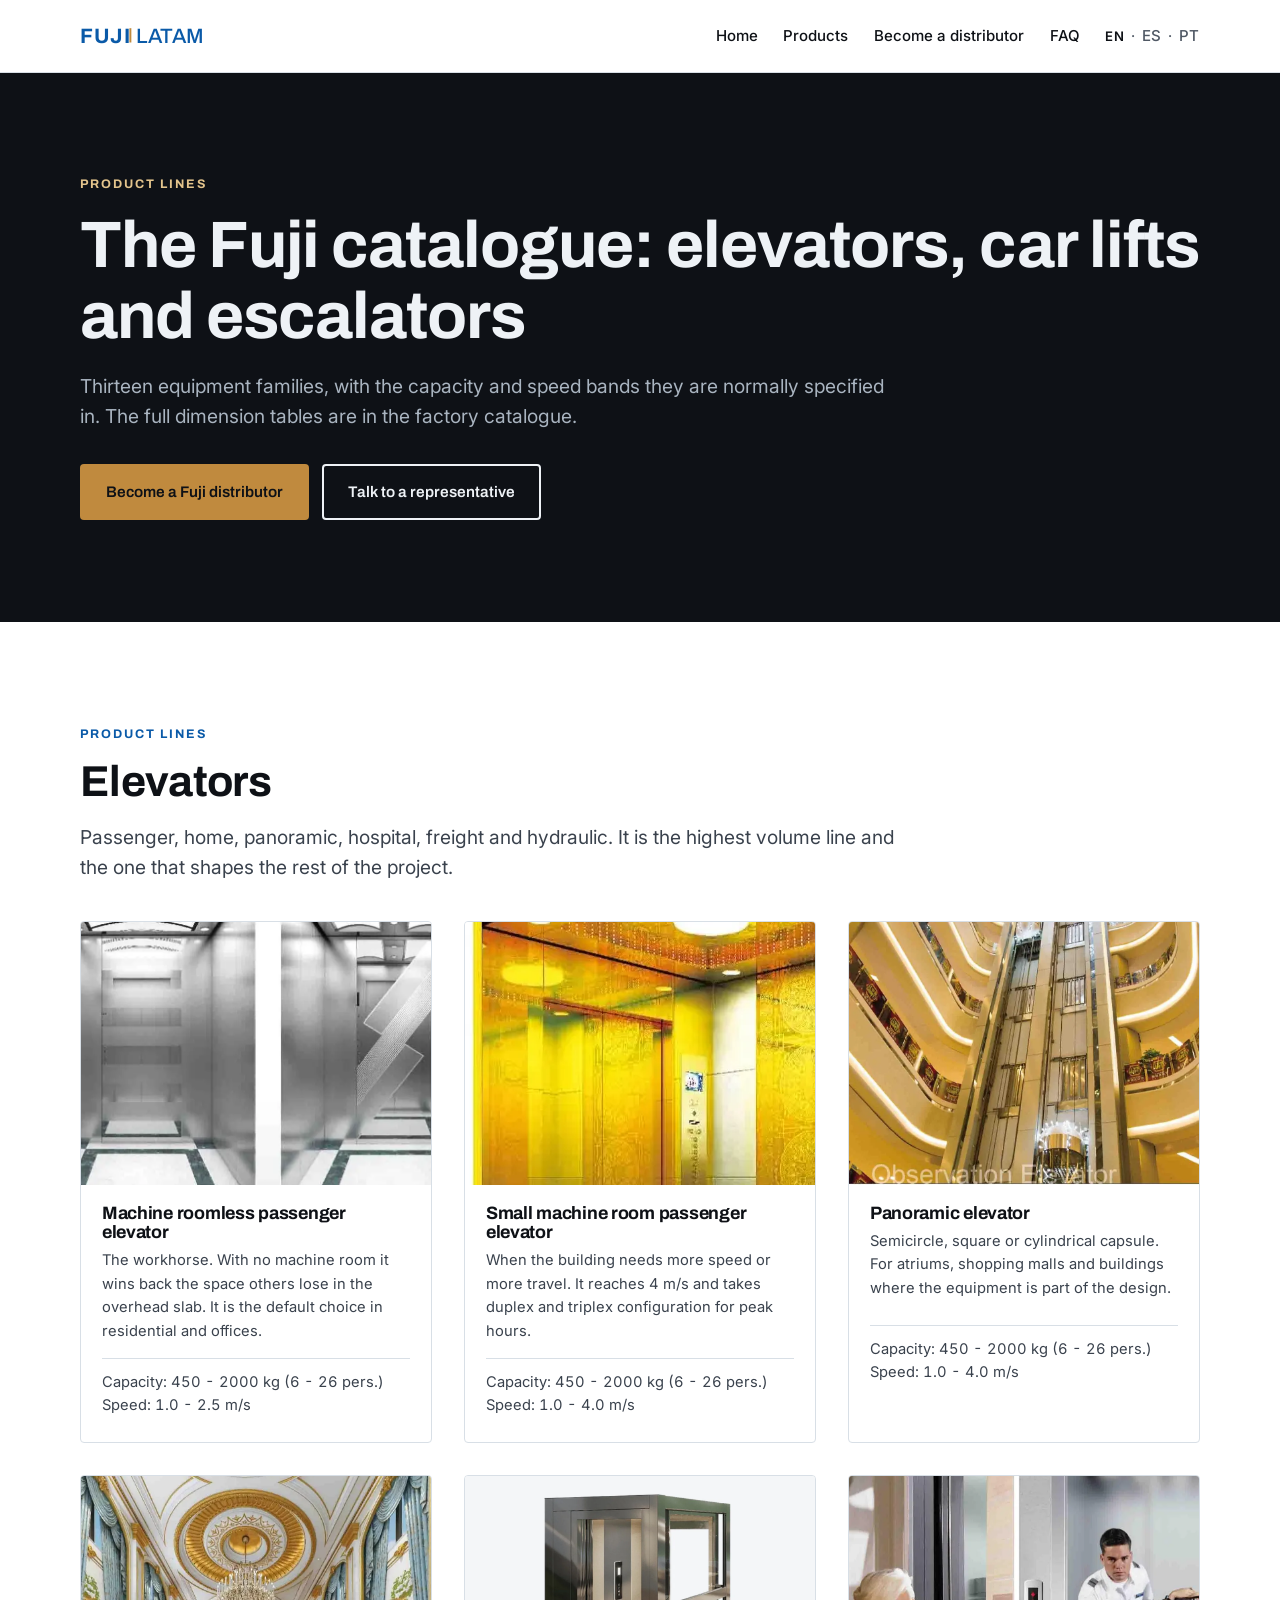
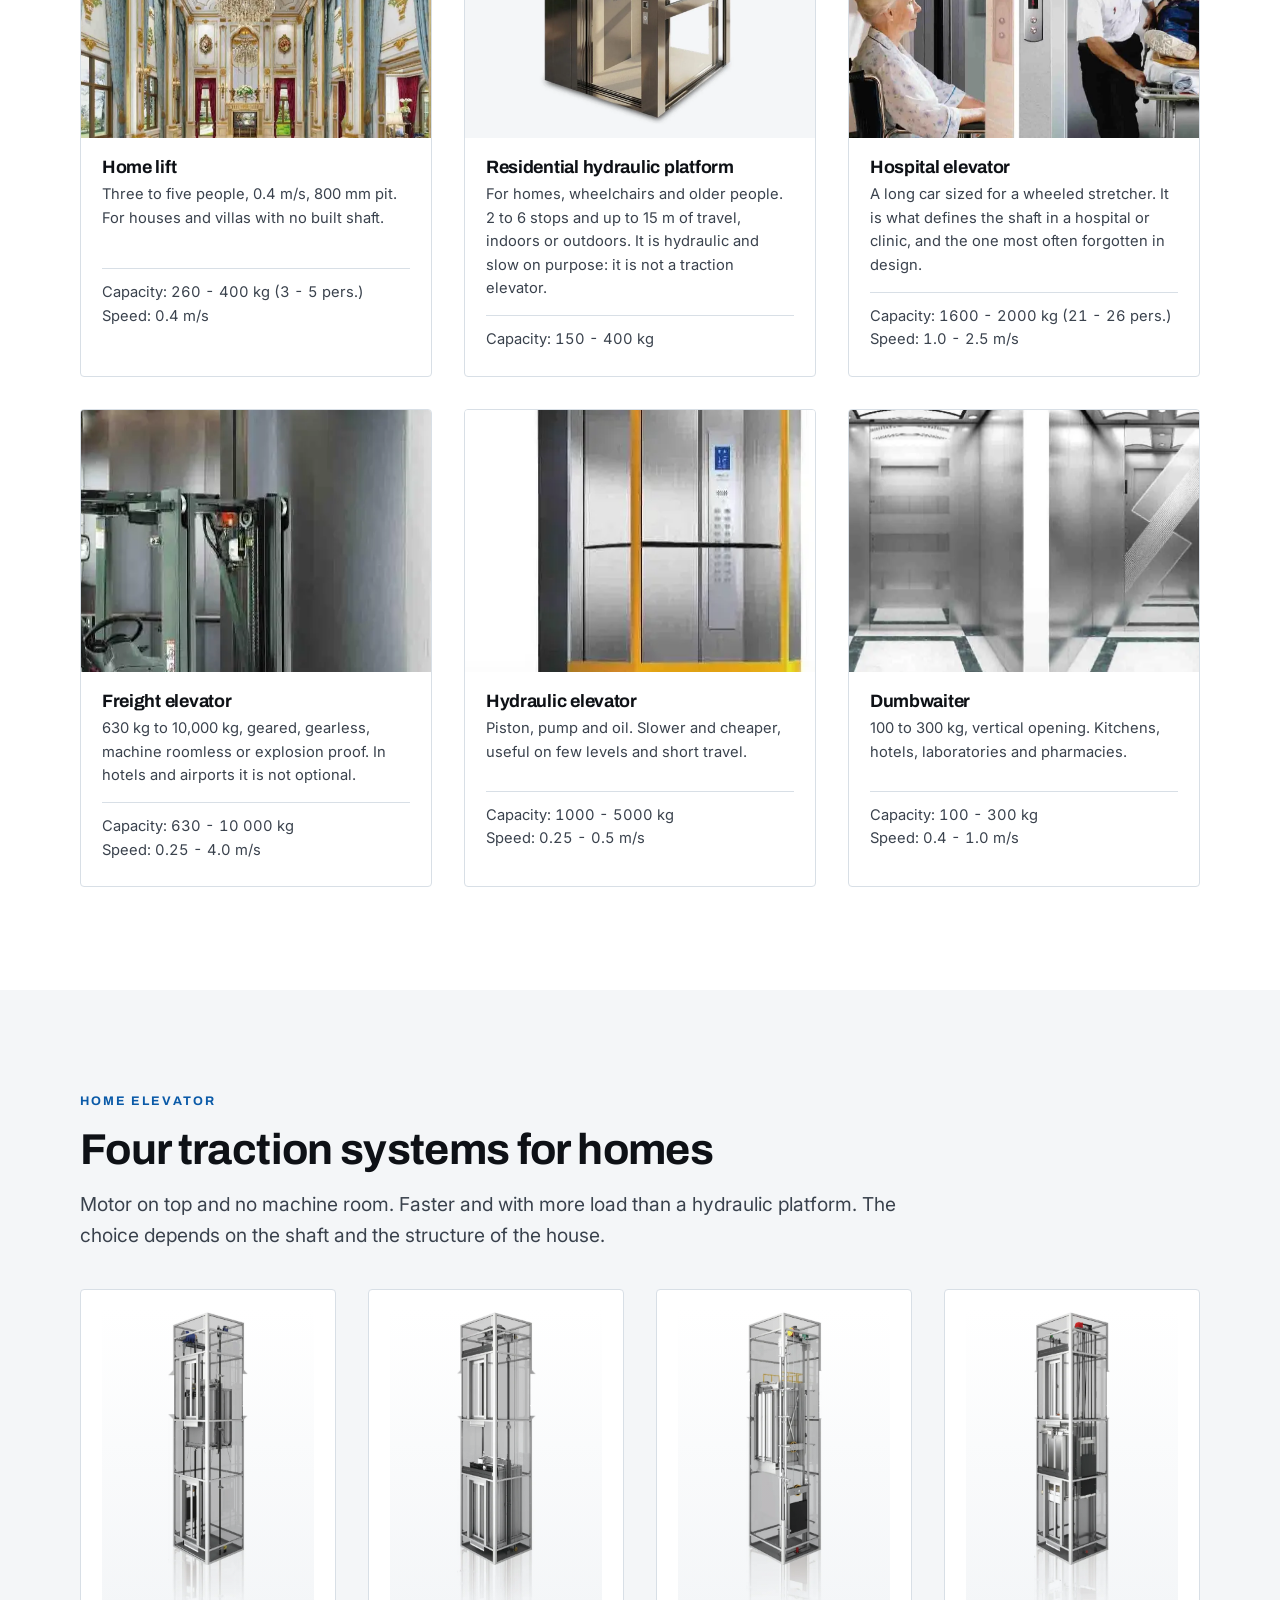
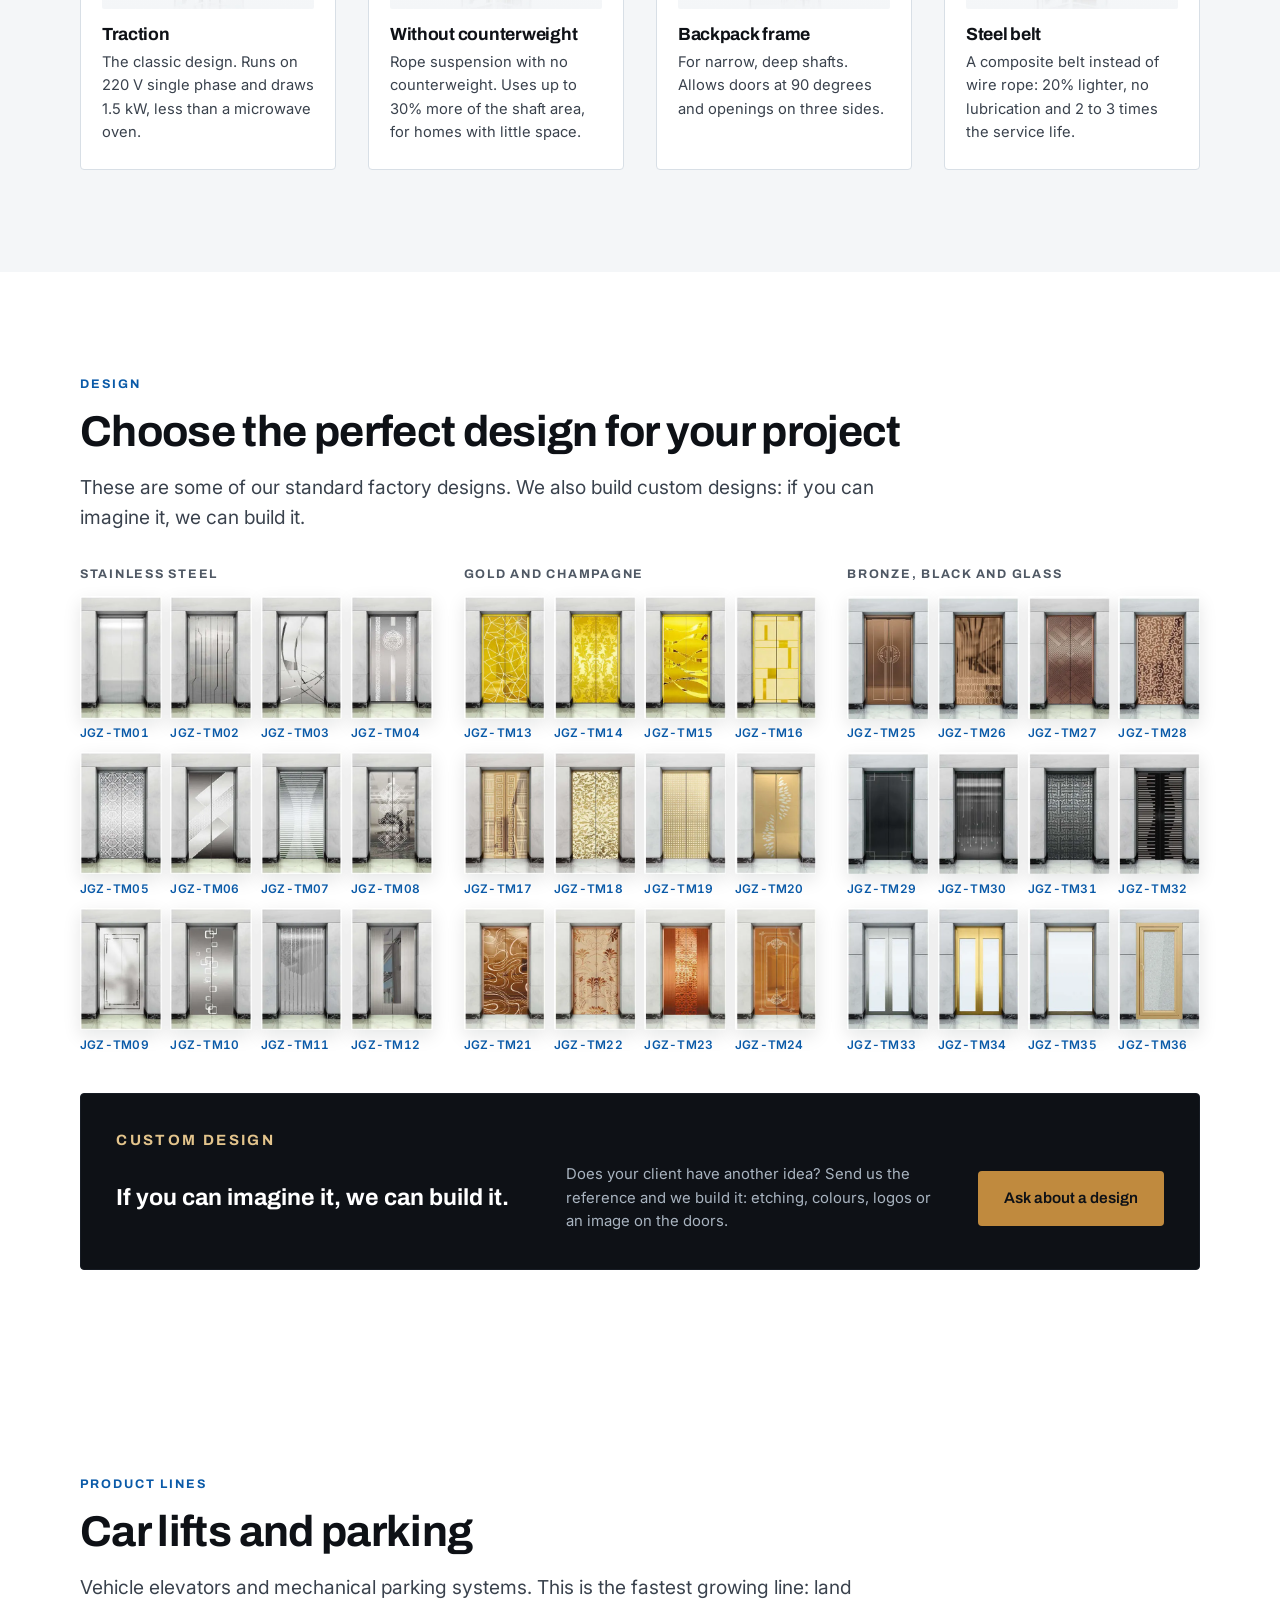
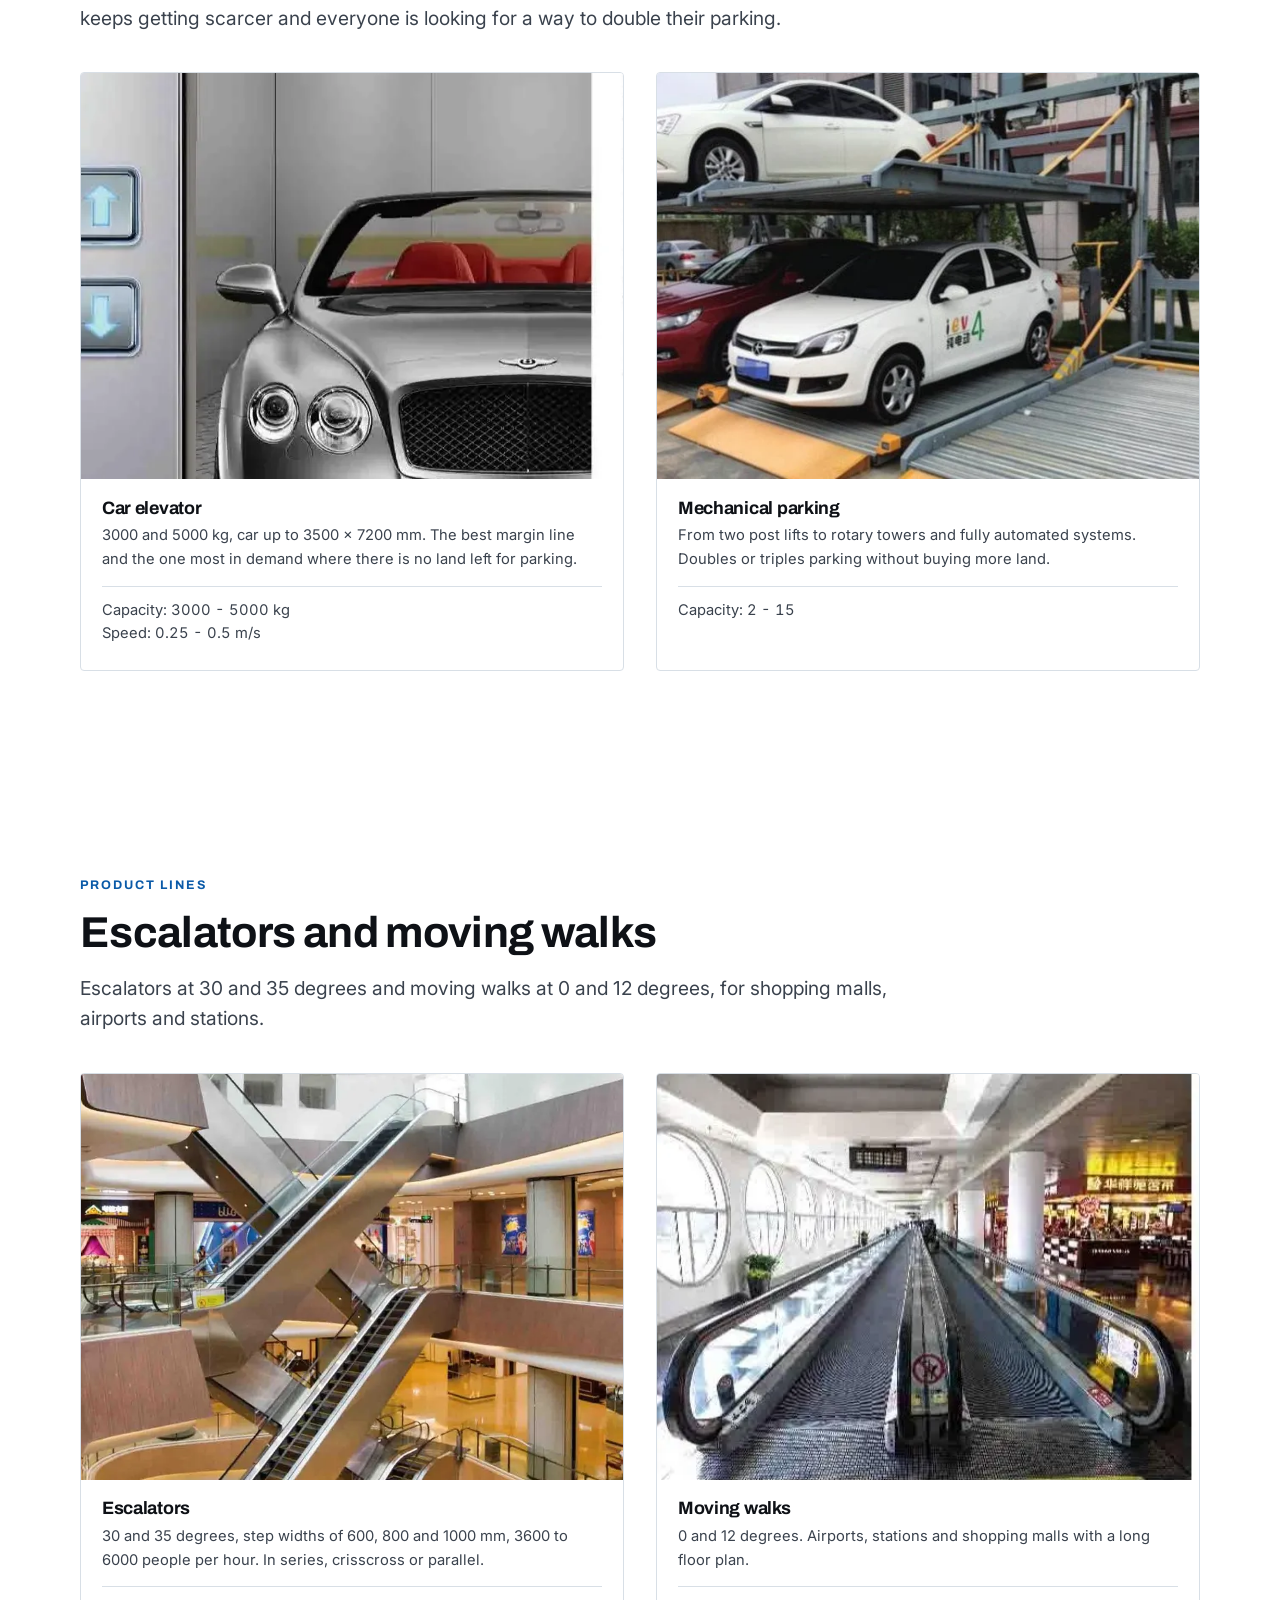
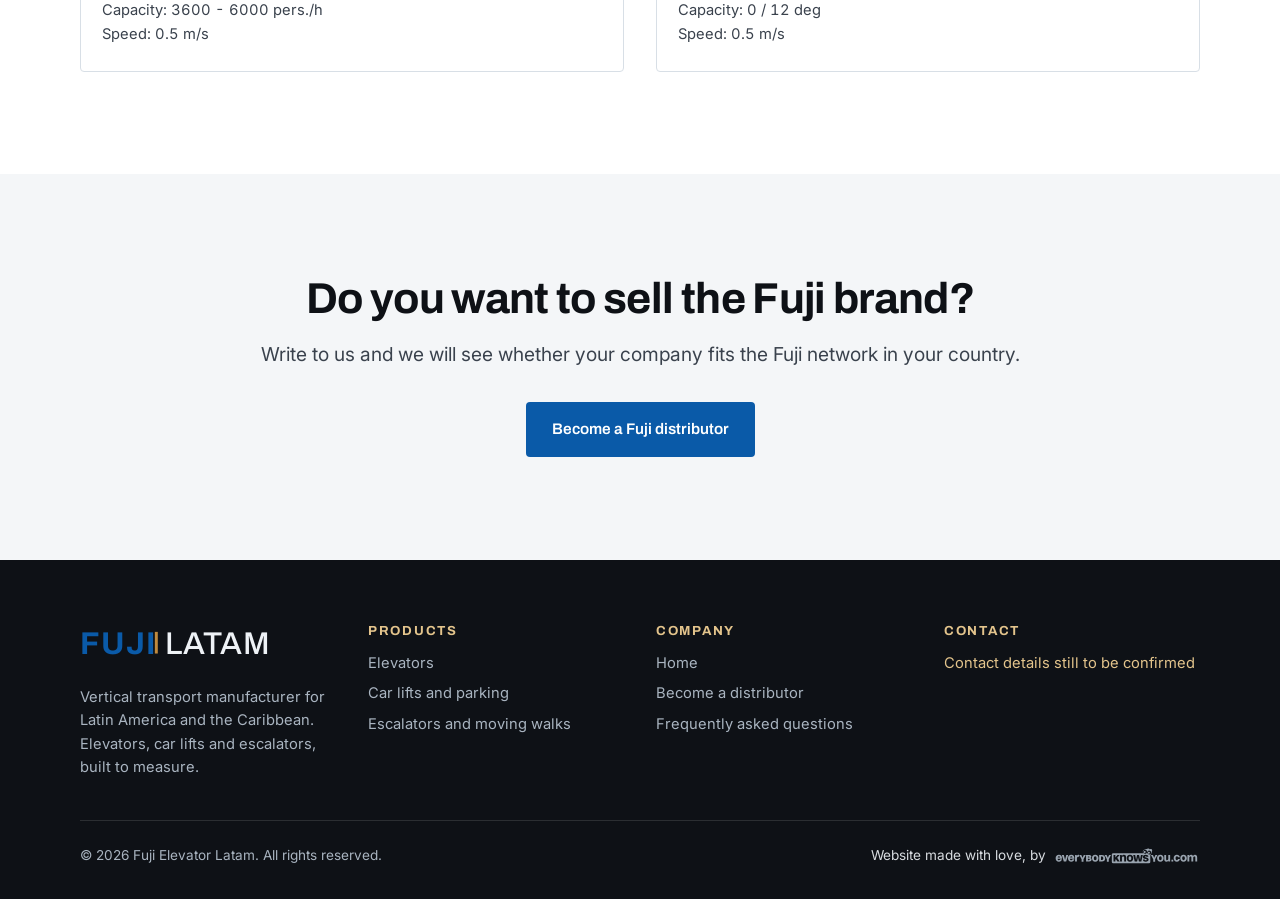
<file: products.html>
<!DOCTYPE html>
<html lang="en">
<head>
  <meta charset="UTF-8">
  <meta name="viewport" content="width=device-width, initial-scale=1.0">
  <title>Elevators, Car Lifts and Escalators | FujiLatam</title>
  <meta name="description" content="The full Fuji catalogue: passenger, home, hospital and freight elevators, car lifts, mechanical parking systems, escalators and moving walks.">
  <meta name="keywords" content="elevator manufacturer, elevators Latin America, car lift, escalators, elevator distributor, lift supplier, Fuji, vertical transport, freight elevator, mechanical parking">

  <link rel="canonical" href="https://fujielevatorlatam.com/products.html">
  <link rel="alternate" hreflang="en" href="https://fujielevatorlatam.com/products.html">
  <link rel="alternate" hreflang="es" href="https://fujielevatorlatam.com/es/products.html">
  <link rel="alternate" hreflang="pt" href="https://fujielevatorlatam.com/pt/products.html">
  <link rel="alternate" hreflang="x-default" href="https://fujielevatorlatam.com/products.html">

  <meta property="og:title" content="Elevators, Car Lifts and Escalators | FujiLatam">
  <meta property="og:description" content="The full Fuji catalogue: passenger, home, hospital and freight elevators, car lifts, mechanical parking systems, escalators and moving walks.">
  <meta property="og:type" content="website">
  <meta property="og:url" content="https://fujielevatorlatam.com/products.html">
  <meta property="og:image" content="https://fujielevatorlatam.com/assets/images/social-share/share-fujilatam-fujielevatorlatam.com.jpg">
  <meta property="og:image:width" content="1200">
  <meta property="og:image:height" content="630">
  <meta property="og:image:alt" content="FujiLatam, Leaders in manufacturing every kind of vertical transport">
  <meta property="og:site_name" content="FujiLatam">
  <meta property="og:locale" content="en_US">
  <meta property="og:locale:alternate" content="es_SV">
  <meta property="og:locale:alternate" content="pt_BR">

  <meta name="twitter:card" content="summary_large_image">
  <meta name="twitter:title" content="Elevators, Car Lifts and Escalators | FujiLatam">
  <meta name="twitter:description" content="The full Fuji catalogue: passenger, home, hospital and freight elevators, car lifts, mechanical parking systems, escalators and moving walks.">
  <meta name="twitter:image" content="https://fujielevatorlatam.com/assets/images/social-share/share-fujilatam-fujielevatorlatam.com.jpg">

  <meta name="robots" content="noindex, nofollow">
  <meta name="author" content="Fuji Elevator Latam">
  <meta name="theme-color" content="#0A5AA8">
  <meta name="geo.region" content="SV">
  <meta name="geo.placename" content="Latin America">
  <meta http-equiv="content-language" content="en">

  <link rel="icon" href="favicon.svg" type="image/svg+xml">
  <link rel="icon" href="favicon.ico" sizes="any">
  <link rel="apple-touch-icon" href="apple-touch-icon.png">
  <link rel="manifest" href="site.webmanifest">
  <link rel="alternate" type="text/plain" title="llms.txt" href="https://fujielevatorlatam.com/llms.txt">

  <link rel="preload" as="image" href="assets/images/hero/hero-poster-fujilatam-fujielevatorlatam.com.webp" type="image/webp">
  <link rel="preconnect" href="https://fonts.googleapis.com">
  <link rel="preconnect" href="https://fonts.gstatic.com" crossorigin>
  <link rel="preload" as="style" href="https://fonts.googleapis.com/css2?family=Archivo:wght@500;600;700&family=Inter:wght@400;500;600&display=swap">
  <link rel="stylesheet" href="https://fonts.googleapis.com/css2?family=Archivo:wght@500;600;700&family=Inter:wght@400;500;600&display=swap" media="print" onload="this.media='all'">
  <noscript><link rel="stylesheet" href="https://fonts.googleapis.com/css2?family=Archivo:wght@500;600;700&family=Inter:wght@400;500;600&display=swap"></noscript>

  <link rel="stylesheet" href="assets/css/tokens.css">
  <link rel="stylesheet" href="assets/css/styles.css">

<script type="application/ld+json">
{
 "@context": "https://schema.org",
 "@graph": [
  {
   "@type": "Organization",
   "@id": "https://fujielevatorlatam.com/#org",
   "name": "Fuji Elevator Latam",
   "alternateName": [
    "FujiLatam",
    "Fuji Elevator"
   ],
   "url": "https://fujielevatorlatam.com/",
   "logo": "https://fujielevatorlatam.com/assets/images/logos/logo-fujilatam-fujielevatorlatam.com.svg",
   "image": "https://fujielevatorlatam.com/assets/images/social-share/share-fujilatam-fujielevatorlatam.com.jpg",
   "slogan": "Leaders in manufacturing every kind of vertical transport",
   "description": "Need an elevator manufacturer for your installation company? FujiLatam builds to measure and exports across Latin America. Become a Fuji distributor.",
   "areaServed": [
    "SV",
    "GT",
    "HN",
    "NI",
    "CR",
    "PA",
    "MX",
    "CO",
    "PE",
    "EC",
    "CL",
    "AR",
    "BR",
    "DO",
    "PR",
    "BO"
   ],
   "knowsLanguage": [
    "es",
    "en",
    "pt"
   ],
   "knowsAbout": [
    "Machine roomless passenger elevator",
    "Panoramic elevator",
    "Home lift",
    "Hospital elevator",
    "Freight elevator",
    "Car elevator",
    "Mechanical parking",
    "Escalators",
    "Moving walks"
   ],
   "address": {
    "@type": "PostalAddress",
    "addressCountry": "SV"
   }
  },
  {
   "@type": [
    "ProfessionalService",
    "LocalBusiness"
   ],
   "@id": "https://fujielevatorlatam.com/#service",
   "name": "FujiLatam",
   "parentOrganization": {
    "@id": "https://fujielevatorlatam.com/#org"
   },
   "description": "FujiLatam does not install and does not service. We manufacture and export. The project, the installation and the end client stay with you.",
   "url": "https://fujielevatorlatam.com/",
   "image": "https://fujielevatorlatam.com/assets/images/social-share/share-fujilatam-fujielevatorlatam.com.jpg",
   "priceRange": "$$$",
   "address": {
    "@type": "PostalAddress",
    "addressCountry": "SV"
   },
   "areaServed": [
    {
     "@type": "Country",
     "name": "Latin America"
    },
    {
     "@type": "Country",
     "name": "Caribbean"
    }
   ],
   "serviceType": [
    "Elevators",
    "Car lifts and parking",
    "Escalators and moving walks"
   ],
   "currenciesAccepted": "USD",
   "hasOfferCatalog": {
    "@id": "https://fujielevatorlatam.com/#catalog"
   }
  },
  {
   "@type": "OfferCatalog",
   "@id": "https://fujielevatorlatam.com/#catalog",
   "name": "Elevators, car lifts and escalators",
   "itemListElement": [
    {
     "@type": "Offer",
     "itemOffered": {
      "@type": "Service",
      "name": "Machine roomless passenger elevator",
      "description": "The workhorse. With no machine room it wins back the space others lose in the overhead slab. It is the default choice in residential and offices.",
      "provider": {
       "@id": "https://fujielevatorlatam.com/#org"
      }
     }
    },
    {
     "@type": "Offer",
     "itemOffered": {
      "@type": "Service",
      "name": "Small machine room passenger elevator",
      "description": "When the building needs more speed or more travel. It reaches 4 m/s and takes duplex and triplex configuration for peak hours.",
      "provider": {
       "@id": "https://fujielevatorlatam.com/#org"
      }
     }
    },
    {
     "@type": "Offer",
     "itemOffered": {
      "@type": "Service",
      "name": "Panoramic elevator",
      "description": "Semicircle, square or cylindrical capsule. For atriums, shopping malls and buildings where the equipment is part of the design.",
      "provider": {
       "@id": "https://fujielevatorlatam.com/#org"
      }
     }
    },
    {
     "@type": "Offer",
     "itemOffered": {
      "@type": "Service",
      "name": "Home lift",
      "description": "Three to five people, 0.4 m/s, 800 mm pit. For houses and villas with no built shaft.",
      "provider": {
       "@id": "https://fujielevatorlatam.com/#org"
      }
     }
    },
    {
     "@type": "Offer",
     "itemOffered": {
      "@type": "Service",
      "name": "Hospital elevator",
      "description": "A long car sized for a wheeled stretcher. It is what defines the shaft in a hospital or clinic, and the one most often forgotten in design.",
      "provider": {
       "@id": "https://fujielevatorlatam.com/#org"
      }
     }
    },
    {
     "@type": "Offer",
     "itemOffered": {
      "@type": "Service",
      "name": "Freight elevator",
      "description": "630 kg to 10,000 kg, geared, gearless, machine roomless or explosion proof. In hotels and airports it is not optional.",
      "provider": {
       "@id": "https://fujielevatorlatam.com/#org"
      }
     }
    },
    {
     "@type": "Offer",
     "itemOffered": {
      "@type": "Service",
      "name": "Car elevator",
      "description": "3000 and 5000 kg, car up to 3500 x 7200 mm. The best margin line and the one most in demand where there is no land left for parking.",
      "provider": {
       "@id": "https://fujielevatorlatam.com/#org"
      }
     }
    },
    {
     "@type": "Offer",
     "itemOffered": {
      "@type": "Service",
      "name": "Mechanical parking",
      "description": "From two post lifts to rotary towers and fully automated systems. Doubles or triples parking without buying more land.",
      "provider": {
       "@id": "https://fujielevatorlatam.com/#org"
      }
     }
    },
    {
     "@type": "Offer",
     "itemOffered": {
      "@type": "Service",
      "name": "Escalators",
      "description": "30 and 35 degrees, step widths of 600, 800 and 1000 mm, 3600 to 6000 people per hour. In series, crisscross or parallel.",
      "provider": {
       "@id": "https://fujielevatorlatam.com/#org"
      }
     }
    },
    {
     "@type": "Offer",
     "itemOffered": {
      "@type": "Service",
      "name": "Moving walks",
      "description": "0 and 12 degrees. Airports, stations and shopping malls with a long floor plan.",
      "provider": {
       "@id": "https://fujielevatorlatam.com/#org"
      }
     }
    }
   ]
  },
  {
   "@type": "WebSite",
   "@id": "https://fujielevatorlatam.com/#website",
   "url": "https://fujielevatorlatam.com/",
   "name": "FujiLatam",
   "inLanguage": [
    "en",
    "es",
    "pt"
   ],
   "publisher": {
    "@id": "https://fujielevatorlatam.com/#org"
   }
  }
 ]
}
</script>
</head>
<body>
<header class="site-header">
  <div class="wrap">
    <a class="brand" href="index.html" aria-label="FujiLatam"><svg class="" viewBox="0 0 260 40" role="img" aria-label="FujiLatam" xmlns="http://www.w3.org/2000/svg"><text x="0" y="30" font-family="Archivo, Arial, sans-serif" font-size="32" font-weight="700" letter-spacing="1" fill="var(--accent)">FUJI</text><text x="86" y="30" font-family="Archivo, Arial, sans-serif" font-size="32" font-weight="500" letter-spacing="1" fill="currentColor">LATAM</text><rect x="76" y="8" width="3" height="22" fill="var(--brass)"/></svg></a>
    <button class="nav-toggle" aria-expanded="false" aria-controls="nav" aria-label="Menu">&#9776;</button>
    <nav class="nav" id="nav">
      <a href="index.html">Home</a><a href="products.html">Products</a><a href="distributors.html">Become a distributor</a><a href="index.html#faq">FAQ</a>
      <span class="lang"><span class="active">EN</span> &middot; <a href="es/products.html">ES</a> &middot; <a href="pt/products.html">PT</a></span>
    </nav>
  </div>
</header>
<main>

<section class="section section--dark">
  <div class="wrap">
    <p class="eyebrow">Product lines</p>
    <h1>The Fuji catalogue: elevators, car lifts and escalators</h1>
    <p class="lede" style="margin-top:1.2rem">Thirteen equipment families, with the capacity and speed bands they are normally specified in. The full dimension tables are in the factory catalogue.</p>
    <div class="btnrow">
      <a class="btn btn--brass" href="distributors.html">Become a Fuji distributor</a>
      <a class="btn btn--ghost" href="index.html#finder">Talk to a representative</a>
    </div>
  </div>
</section>

<section class="section" id="elevadores">
  <div class="wrap">
    <p class="eyebrow">Product lines</p>
    <h2>Elevators</h2>
    <p class="lede" style="margin-top:1rem;margin-bottom:2.4rem">Passenger, home, panoramic, hospital, freight and hydraulic. It is the highest volume line and the one that shapes the rest of the project.</p>
    <div class="grid grid--3"><article class="pcard reveal" id="f-mrl"><div class="pcard__img"><img src="assets/images/products/cabina-estandar-fujilatam-fujielevatorlatam.com.webp" alt="Machine roomless passenger elevator" loading="lazy" width="1200" height="900"></div><div class="pcard__body"><h3>Machine roomless passenger elevator</h3><p>The workhorse. With no machine room it wins back the space others lose in the overhead slab. It is the default choice in residential and offices.</p><p class="pcard__spec">Capacity: 450 - 2000 kg (6 - 26 pers.)<br>Speed: 1.0 - 2.5 m/s</p></div></article><article class="pcard reveal" id="f-smr"><div class="pcard__img"><img src="assets/images/products/cabina-lujo-oro-fujilatam-fujielevatorlatam.com.webp" alt="Small machine room passenger elevator" loading="lazy" width="1200" height="900"></div><div class="pcard__body"><h3>Small machine room passenger elevator</h3><p>When the building needs more speed or more travel. It reaches 4 m/s and takes duplex and triplex configuration for peak hours.</p><p class="pcard__spec">Capacity: 450 - 2000 kg (6 - 26 pers.)<br>Speed: 1.0 - 4.0 m/s</p></div></article><article class="pcard reveal" id="f-pano"><div class="pcard__img"><img src="assets/images/products/elevador-panoramico-fujilatam-fujielevatorlatam.com.webp" alt="Panoramic elevator" loading="lazy" width="1200" height="900"></div><div class="pcard__body"><h3>Panoramic elevator</h3><p>Semicircle, square or cylindrical capsule. For atriums, shopping malls and buildings where the equipment is part of the design.</p><p class="pcard__spec">Capacity: 450 - 2000 kg (6 - 26 pers.)<br>Speed: 1.0 - 4.0 m/s</p></div></article><article class="pcard reveal" id="f-villa"><div class="pcard__img"><img src="assets/images/products/elevador-residencial-fujilatam-fujielevatorlatam.com.webp" alt="Home lift" loading="lazy" width="1200" height="900"></div><div class="pcard__body"><h3>Home lift</h3><p>Three to five people, 0.4 m/s, 800 mm pit. For houses and villas with no built shaft.</p><p class="pcard__spec">Capacity: 260 - 400 kg (3 - 5 pers.)<br>Speed: 0.4 m/s</p></div></article><article class="pcard reveal" id="f-plat"><div class="pcard__img"><img src="assets/images/products/plataforma-residencial-fujilatam-fujielevatorlatam.com.webp" alt="Residential hydraulic platform" loading="lazy" width="1200" height="900"></div><div class="pcard__body"><h3>Residential hydraulic platform</h3><p>For homes, wheelchairs and older people. 2 to 6 stops and up to 15 m of travel, indoors or outdoors. It is hydraulic and slow on purpose: it is not a traction elevator.</p><p class="pcard__spec">Capacity: 150 - 400 kg</p></div></article><article class="pcard reveal" id="f-bed"><div class="pcard__img"><img src="assets/images/products/elevador-camillas-fujilatam-fujielevatorlatam.com.webp" alt="Hospital elevator" loading="lazy" width="1200" height="900"></div><div class="pcard__body"><h3>Hospital elevator</h3><p>A long car sized for a wheeled stretcher. It is what defines the shaft in a hospital or clinic, and the one most often forgotten in design.</p><p class="pcard__spec">Capacity: 1600 - 2000 kg (21 - 26 pers.)<br>Speed: 1.0 - 2.5 m/s</p></div></article><article class="pcard reveal" id="f-freight"><div class="pcard__img"><img src="assets/images/products/montacargas-fujilatam-fujielevatorlatam.com.webp" alt="Freight elevator" loading="lazy" width="1200" height="900"></div><div class="pcard__body"><h3>Freight elevator</h3><p>630 kg to 10,000 kg, geared, gearless, machine roomless or explosion proof. In hotels and airports it is not optional.</p><p class="pcard__spec">Capacity: 630 - 10 000 kg<br>Speed: 0.25 - 4.0 m/s</p></div></article><article class="pcard reveal" id="f-hydra"><div class="pcard__img"><img src="assets/images/products/elevador-capsula-fujilatam-fujielevatorlatam.com.webp" alt="Hydraulic elevator" loading="lazy" width="1200" height="900"></div><div class="pcard__body"><h3>Hydraulic elevator</h3><p>Piston, pump and oil. Slower and cheaper, useful on few levels and short travel.</p><p class="pcard__spec">Capacity: 1000 - 5000 kg<br>Speed: 0.25 - 0.5 m/s</p></div></article><article class="pcard reveal" id="f-dumb"><div class="pcard__img"><img src="assets/images/products/cabina-estandar-fujilatam-fujielevatorlatam.com.webp" alt="Dumbwaiter" loading="lazy" width="1200" height="900"></div><div class="pcard__body"><h3>Dumbwaiter</h3><p>100 to 300 kg, vertical opening. Kitchens, hotels, laboratories and pharmacies.</p><p class="pcard__spec">Capacity: 100 - 300 kg<br>Speed: 0.4 - 1.0 m/s</p></div></article></div>
  </div>
</section>
<section class="section section--surface" id="residencial">
  <div class="wrap">
    <p class="eyebrow">Home elevator</p>
    <h2>Four traction systems for homes</h2>
    <p class="lede" style="margin-top:1rem;margin-bottom:2.4rem">Motor on top and no machine room. Faster and with more load than a hydraulic platform. The choice depends on the shaft and the structure of the house.</p>
    <div class="grid grid--4"><article class="shaft reveal reveal-d1"><div class="shaft__img"><img src="assets/images/designs/residencial-traccion-fujilatam-fujielevatorlatam.com.webp" alt="Traction" loading="lazy" width="230" height="900"></div><h3>Traction</h3><p>The classic design. Runs on 220 V single phase and draws 1.5 kW, less than a microwave oven.</p></article><article class="shaft reveal reveal-d2"><div class="shaft__img"><img src="assets/images/designs/residencial-sin-contrapeso-fujilatam-fujielevatorlatam.com.webp" alt="Without counterweight" loading="lazy" width="230" height="900"></div><h3>Without counterweight</h3><p>Rope suspension with no counterweight. Uses up to 30% more of the shaft area, for homes with little space.</p></article><article class="shaft reveal reveal-d3"><div class="shaft__img"><img src="assets/images/designs/residencial-mochila-fujilatam-fujielevatorlatam.com.webp" alt="Backpack frame" loading="lazy" width="230" height="900"></div><h3>Backpack frame</h3><p>For narrow, deep shafts. Allows doors at 90 degrees and openings on three sides.</p></article><article class="shaft reveal reveal-d4"><div class="shaft__img"><img src="assets/images/designs/residencial-cinta-acero-fujilatam-fujielevatorlatam.com.webp" alt="Steel belt" loading="lazy" width="230" height="900"></div><h3>Steel belt</h3><p>A composite belt instead of wire rope: 20% lighter, no lubrication and 2 to 3 times the service life.</p></article></div>
  </div>
</section>
<section class="section" id="disenos">
  <div class="wrap">
    <p class="eyebrow">Design</p>
    <h2>Choose the perfect design for your project</h2>
    <p class="lede" style="margin-top:1rem;margin-bottom:2rem">These are some of our standard factory designs. We also build custom designs: if you can imagine it, we can build it.</p>
    <div class="gallery" data-gallery>
      
      <div class="gallery__body">
        <div>
          <div class="tabpanel" id="panel-doors"><div class="dgroup"><p class="dgroup__t">Stainless steel</p><div class="dgroup__grid"><figure class="door"><img src="assets/images/designs/puerta-jgz-tm01-fujilatam-fujielevatorlatam.com.webp" alt="JGZ-TM01" loading="lazy" width="240" height="360"><figcaption>JGZ-TM01</figcaption></figure><figure class="door"><img src="assets/images/designs/puerta-jgz-tm02-fujilatam-fujielevatorlatam.com.webp" alt="JGZ-TM02" loading="lazy" width="240" height="360"><figcaption>JGZ-TM02</figcaption></figure><figure class="door"><img src="assets/images/designs/puerta-jgz-tm03-fujilatam-fujielevatorlatam.com.webp" alt="JGZ-TM03" loading="lazy" width="240" height="360"><figcaption>JGZ-TM03</figcaption></figure><figure class="door"><img src="assets/images/designs/puerta-jgz-tm04-fujilatam-fujielevatorlatam.com.webp" alt="JGZ-TM04" loading="lazy" width="240" height="360"><figcaption>JGZ-TM04</figcaption></figure><figure class="door"><img src="assets/images/designs/puerta-jgz-tm05-fujilatam-fujielevatorlatam.com.webp" alt="JGZ-TM05" loading="lazy" width="240" height="360"><figcaption>JGZ-TM05</figcaption></figure><figure class="door"><img src="assets/images/designs/puerta-jgz-tm06-fujilatam-fujielevatorlatam.com.webp" alt="JGZ-TM06" loading="lazy" width="240" height="360"><figcaption>JGZ-TM06</figcaption></figure><figure class="door"><img src="assets/images/designs/puerta-jgz-tm07-fujilatam-fujielevatorlatam.com.webp" alt="JGZ-TM07" loading="lazy" width="240" height="360"><figcaption>JGZ-TM07</figcaption></figure><figure class="door"><img src="assets/images/designs/puerta-jgz-tm08-fujilatam-fujielevatorlatam.com.webp" alt="JGZ-TM08" loading="lazy" width="240" height="360"><figcaption>JGZ-TM08</figcaption></figure><figure class="door"><img src="assets/images/designs/puerta-jgz-tm09-fujilatam-fujielevatorlatam.com.webp" alt="JGZ-TM09" loading="lazy" width="240" height="360"><figcaption>JGZ-TM09</figcaption></figure><figure class="door"><img src="assets/images/designs/puerta-jgz-tm10-fujilatam-fujielevatorlatam.com.webp" alt="JGZ-TM10" loading="lazy" width="240" height="360"><figcaption>JGZ-TM10</figcaption></figure><figure class="door"><img src="assets/images/designs/puerta-jgz-tm11-fujilatam-fujielevatorlatam.com.webp" alt="JGZ-TM11" loading="lazy" width="240" height="360"><figcaption>JGZ-TM11</figcaption></figure><figure class="door"><img src="assets/images/designs/puerta-jgz-tm12-fujilatam-fujielevatorlatam.com.webp" alt="JGZ-TM12" loading="lazy" width="240" height="360"><figcaption>JGZ-TM12</figcaption></figure></div></div><div class="dgroup"><p class="dgroup__t">Gold and champagne</p><div class="dgroup__grid"><figure class="door"><img src="assets/images/designs/puerta-jgz-tm13-fujilatam-fujielevatorlatam.com.webp" alt="JGZ-TM13" loading="lazy" width="240" height="360"><figcaption>JGZ-TM13</figcaption></figure><figure class="door"><img src="assets/images/designs/puerta-jgz-tm14-fujilatam-fujielevatorlatam.com.webp" alt="JGZ-TM14" loading="lazy" width="240" height="360"><figcaption>JGZ-TM14</figcaption></figure><figure class="door"><img src="assets/images/designs/puerta-jgz-tm15-fujilatam-fujielevatorlatam.com.webp" alt="JGZ-TM15" loading="lazy" width="240" height="360"><figcaption>JGZ-TM15</figcaption></figure><figure class="door"><img src="assets/images/designs/puerta-jgz-tm16-fujilatam-fujielevatorlatam.com.webp" alt="JGZ-TM16" loading="lazy" width="240" height="360"><figcaption>JGZ-TM16</figcaption></figure><figure class="door"><img src="assets/images/designs/puerta-jgz-tm17-fujilatam-fujielevatorlatam.com.webp" alt="JGZ-TM17" loading="lazy" width="240" height="360"><figcaption>JGZ-TM17</figcaption></figure><figure class="door"><img src="assets/images/designs/puerta-jgz-tm18-fujilatam-fujielevatorlatam.com.webp" alt="JGZ-TM18" loading="lazy" width="240" height="360"><figcaption>JGZ-TM18</figcaption></figure><figure class="door"><img src="assets/images/designs/puerta-jgz-tm19-fujilatam-fujielevatorlatam.com.webp" alt="JGZ-TM19" loading="lazy" width="240" height="360"><figcaption>JGZ-TM19</figcaption></figure><figure class="door"><img src="assets/images/designs/puerta-jgz-tm20-fujilatam-fujielevatorlatam.com.webp" alt="JGZ-TM20" loading="lazy" width="240" height="360"><figcaption>JGZ-TM20</figcaption></figure><figure class="door"><img src="assets/images/designs/puerta-jgz-tm21-fujilatam-fujielevatorlatam.com.webp" alt="JGZ-TM21" loading="lazy" width="240" height="360"><figcaption>JGZ-TM21</figcaption></figure><figure class="door"><img src="assets/images/designs/puerta-jgz-tm22-fujilatam-fujielevatorlatam.com.webp" alt="JGZ-TM22" loading="lazy" width="240" height="360"><figcaption>JGZ-TM22</figcaption></figure><figure class="door"><img src="assets/images/designs/puerta-jgz-tm23-fujilatam-fujielevatorlatam.com.webp" alt="JGZ-TM23" loading="lazy" width="240" height="360"><figcaption>JGZ-TM23</figcaption></figure><figure class="door"><img src="assets/images/designs/puerta-jgz-tm24-fujilatam-fujielevatorlatam.com.webp" alt="JGZ-TM24" loading="lazy" width="240" height="360"><figcaption>JGZ-TM24</figcaption></figure></div></div><div class="dgroup"><p class="dgroup__t">Bronze, black and glass</p><div class="dgroup__grid"><figure class="door"><img src="assets/images/designs/puerta-jgz-tm25-fujilatam-fujielevatorlatam.com.webp" alt="JGZ-TM25" loading="lazy" width="240" height="360"><figcaption>JGZ-TM25</figcaption></figure><figure class="door"><img src="assets/images/designs/puerta-jgz-tm26-fujilatam-fujielevatorlatam.com.webp" alt="JGZ-TM26" loading="lazy" width="240" height="360"><figcaption>JGZ-TM26</figcaption></figure><figure class="door"><img src="assets/images/designs/puerta-jgz-tm27-fujilatam-fujielevatorlatam.com.webp" alt="JGZ-TM27" loading="lazy" width="240" height="360"><figcaption>JGZ-TM27</figcaption></figure><figure class="door"><img src="assets/images/designs/puerta-jgz-tm28-fujilatam-fujielevatorlatam.com.webp" alt="JGZ-TM28" loading="lazy" width="240" height="360"><figcaption>JGZ-TM28</figcaption></figure><figure class="door"><img src="assets/images/designs/puerta-jgz-tm29-fujilatam-fujielevatorlatam.com.webp" alt="JGZ-TM29" loading="lazy" width="240" height="360"><figcaption>JGZ-TM29</figcaption></figure><figure class="door"><img src="assets/images/designs/puerta-jgz-tm30-fujilatam-fujielevatorlatam.com.webp" alt="JGZ-TM30" loading="lazy" width="240" height="360"><figcaption>JGZ-TM30</figcaption></figure><figure class="door"><img src="assets/images/designs/puerta-jgz-tm31-fujilatam-fujielevatorlatam.com.webp" alt="JGZ-TM31" loading="lazy" width="240" height="360"><figcaption>JGZ-TM31</figcaption></figure><figure class="door"><img src="assets/images/designs/puerta-jgz-tm32-fujilatam-fujielevatorlatam.com.webp" alt="JGZ-TM32" loading="lazy" width="240" height="360"><figcaption>JGZ-TM32</figcaption></figure><figure class="door"><img src="assets/images/designs/puerta-jgz-tm33-fujilatam-fujielevatorlatam.com.webp" alt="JGZ-TM33" loading="lazy" width="240" height="360"><figcaption>JGZ-TM33</figcaption></figure><figure class="door"><img src="assets/images/designs/puerta-jgz-tm34-fujilatam-fujielevatorlatam.com.webp" alt="JGZ-TM34" loading="lazy" width="240" height="360"><figcaption>JGZ-TM34</figcaption></figure><figure class="door"><img src="assets/images/designs/puerta-jgz-tm35-fujilatam-fujielevatorlatam.com.webp" alt="JGZ-TM35" loading="lazy" width="240" height="360"><figcaption>JGZ-TM35</figcaption></figure><figure class="door"><img src="assets/images/designs/puerta-jgz-tm36-fujilatam-fujielevatorlatam.com.webp" alt="JGZ-TM36" loading="lazy" width="240" height="360"><figcaption>JGZ-TM36</figcaption></figure></div></div></div>
          
        </div>
        <aside class="custom reveal">
      <p class="eyebrow">Custom design</p>
      <p class="custom__big">If you can imagine it, we can build it.</p>
      <p>Does your client have another idea? Send us the reference and we build it: etching, colours, logos or an image on the doors.</p>
      <a class="btn btn--brass" href="distributors.html">Ask about a design</a>
    </aside>
      </div>
    </div>
  </div>
</section>
<section class="section" id="montacoches">
  <div class="wrap">
    <p class="eyebrow">Product lines</p>
    <h2>Car lifts and parking</h2>
    <p class="lede" style="margin-top:1rem;margin-bottom:2.4rem">Vehicle elevators and mechanical parking systems. This is the fastest growing line: land keeps getting scarcer and everyone is looking for a way to double their parking.</p>
    <div class="grid grid--3"><article class="pcard reveal" id="f-car"><div class="pcard__img"><img src="assets/images/products/montacoches-fujilatam-fujielevatorlatam.com.webp" alt="Car elevator" loading="lazy" width="1200" height="900"></div><div class="pcard__body"><h3>Car elevator</h3><p>3000 and 5000 kg, car up to 3500 x 7200 mm. The best margin line and the one most in demand where there is no land left for parking.</p><p class="pcard__spec">Capacity: 3000 - 5000 kg<br>Speed: 0.25 - 0.5 m/s</p></div></article><article class="pcard reveal" id="f-parking"><div class="pcard__img"><img src="assets/images/products/parqueo-mecanico-fujilatam-fujielevatorlatam.com.webp" alt="Mechanical parking" loading="lazy" width="1200" height="900"></div><div class="pcard__body"><h3>Mechanical parking</h3><p>From two post lifts to rotary towers and fully automated systems. Doubles or triples parking without buying more land.</p><p class="pcard__spec">Capacity: 2 - 15</p></div></article></div>
  </div>
</section>
<section class="section" id="escaleras">
  <div class="wrap">
    <p class="eyebrow">Product lines</p>
    <h2>Escalators and moving walks</h2>
    <p class="lede" style="margin-top:1rem;margin-bottom:2.4rem">Escalators at 30 and 35 degrees and moving walks at 0 and 12 degrees, for shopping malls, airports and stations.</p>
    <div class="grid grid--3"><article class="pcard reveal" id="f-esc"><div class="pcard__img"><img src="assets/images/products/escaleras-electricas-fujilatam-fujielevatorlatam.com.webp" alt="Escalators" loading="lazy" width="1200" height="900"></div><div class="pcard__body"><h3>Escalators</h3><p>30 and 35 degrees, step widths of 600, 800 and 1000 mm, 3600 to 6000 people per hour. In series, crisscross or parallel.</p><p class="pcard__spec">Capacity: 3600 - 6000 pers./h<br>Speed: 0.5 m/s</p></div></article><article class="pcard reveal" id="f-walk"><div class="pcard__img"><img src="assets/images/products/pasillos-moviles-fujilatam-fujielevatorlatam.com.webp" alt="Moving walks" loading="lazy" width="1200" height="900"></div><div class="pcard__body"><h3>Moving walks</h3><p>0 and 12 degrees. Airports, stations and shopping malls with a long floor plan.</p><p class="pcard__spec">Capacity: 0 / 12 deg<br>Speed: 0.5 m/s</p></div></article></div>
  </div>
</section>
<section class="section section--surface center">
  <div class="wrap">
    <h2>Do you want to sell the Fuji brand?</h2>
    <p class="lede" style="margin-top:1rem">Write to us and we will see whether your company fits the Fuji network in your country.</p>
    <div class="btnrow"><a class="btn btn--primary" href="distributors.html">Become a Fuji distributor</a></div>
  </div>
</section>
</main>
<footer class="site-footer">
  <div class="wrap">
    <div class="footer-grid">
      <div>
        <svg class="" viewBox="0 0 260 40" role="img" aria-label="FujiLatam" xmlns="http://www.w3.org/2000/svg"><text x="0" y="30" font-family="Archivo, Arial, sans-serif" font-size="32" font-weight="700" letter-spacing="1" fill="var(--accent)">FUJI</text><text x="86" y="30" font-family="Archivo, Arial, sans-serif" font-size="32" font-weight="500" letter-spacing="1" fill="currentColor">LATAM</text><rect x="76" y="8" width="3" height="22" fill="var(--brass)"/></svg>
        <p style="margin-top:.9rem;font-size:.92rem;color:var(--on-dark-soft);max-width:34ch">Vertical transport manufacturer for Latin America and the Caribbean. Elevators, car lifts and escalators, built to measure.</p>
      </div>
      <div>
        <h4>Products</h4>
        <ul><li><a href="products.html#elevadores">Elevators</a></li><li><a href="products.html#montacoches">Car lifts and parking</a></li><li><a href="products.html#escaleras">Escalators and moving walks</a></li></ul>
      </div>
      <div>
        <h4>Company</h4>
        <ul>
          <li><a href="index.html">Home</a></li>
          <li><a href="distributors.html">Become a distributor</a></li>
          <li><a href="index.html#faq">Frequently asked questions</a></li>
        </ul>
      </div>
      <div>
        <h4>Contact</h4>
        <ul>
          <li><span style="color:var(--brass-lt)">Contact details still to be confirmed</span></li>
        </ul>
      </div>
    </div>
    <div class="footer-bottom">
      <span>&copy; 2026 Fuji Elevator Latam. All rights reserved.</span>
      <a class="eky-credit" href="https://everybodyknowsyou.com" target="_blank" rel="noopener"
         aria-label="Website made with love by everybodyknowsyou.com">
        <span class="eky-credit__text">Website made with love, by</span>
        <svg role="img" aria-label="everybodyknowsyou.com" id="Layer_1" data-name="Layer 1" xmlns="http://www.w3.org/2000/svg" viewBox="0 0 1296.95 160.34">
  <defs>
    <style>
            .cls-1 { fill: var(--eky-bg, #ffffff); }
      .cls-2 { fill: var(--eky-fg, currentColor); }
    </style>
  </defs>
  <g>
    <g>
      <g>
        <rect class="cls-2" x="515.16" y="55.21" width="342.62" height="90.52" rx="12" ry="12"/>
        <path class="cls-1" d="M530.13,71.12h16.6v15.46l-.24,6.96h.32l3.32-4.61,15.14-17.81h19.83l-22.02,25.02,22.18,33.68h-19.92l-13.76-20.73-4.86,5.34v15.38h-16.6v-58.69Z"/>
        <path class="cls-1" d="M604.13,71.12v8.01h.32c4.53-6.23,10.53-9.23,18.54-9.23,12.47,0,18.94,7.29,18.94,22.02v37.89h-16.6v-35.3c0-7.69-2.75-10.85-8.58-10.85-7.21,0-11.82,4.7-11.82,12.14v34h-16.6v-58.69h15.79Z"/>
        <path class="cls-1" d="M647.37,100.43c0-17.57,11.09-30.52,29.31-30.52s29.31,12.95,29.31,30.52-11.09,30.6-29.31,30.6-29.31-13.03-29.31-30.6ZM688.66,100.43c0-9.8-3.81-17.16-11.98-17.16s-11.98,7.37-11.98,17.16,3.81,17.24,11.98,17.24,11.98-7.45,11.98-17.24Z"/>
        <path class="cls-1" d="M705.66,71.12h17.57l6.64,35.62c.41,2.02.73,4.86,1.14,6.88h.32l1.21-6.88,6.88-35.62h18.54l7.45,35.62,1.29,6.88h.32l1.05-6.88,5.99-35.62h17.24l-13.28,58.69h-21.53l-6.64-32.38-1.29-6.88h-.32l-1.21,6.88-6.56,32.38h-21.45l-13.36-58.69Z"/>
        <path class="cls-1" d="M791.81,110.79l17-.08c.57,4.78,3.72,7.53,9.31,7.53,4.61,0,7.85-1.7,7.85-5.26,0-2.67-1.78-4.37-5.59-5.26l-14.09-3.24c-8.98-2.02-13.84-7.77-13.84-16.27,0-11.5,8.99-18.3,24.69-18.3,14.65,0,23.56,6.96,23.8,18.05h-17c-.49-3.32-2.67-5.67-7.69-5.67-4.37,0-7.21,1.54-7.21,4.61,0,2.43,1.7,3.81,5.59,4.7l14.09,3.24c9.23,2.1,14.09,8.18,14.09,16.84,0,12.71-10.28,19.35-24.77,19.35-16.19,0-25.99-7.77-26.23-20.24Z"/>
      </g>
      <g>
        <path class="cls-2" d="M918.06,100.39c0-17.57,11.09-30.52,29.31-30.52s29.31,12.95,29.31,30.52-11.09,30.6-29.31,30.6-29.31-13.03-29.31-30.6ZM959.34,100.39c0-9.8-3.81-17.16-11.98-17.16s-11.98,7.37-11.98,17.16,3.81,17.24,11.98,17.24,11.98-7.45,11.98-17.24Z"/>
        <path class="cls-2" d="M1018.85,129.78v-7.85h-.32c-4.61,6.15-10.52,9.07-17.89,9.07-11.98,0-18.46-7.29-18.46-21.94v-37.97h16.6v35.38c0,7.69,2.83,10.77,8.18,10.77,6.56,0,11.09-4.61,11.09-12.63v-33.52h16.6v58.69h-15.79Z"/>
        <path class="cls-2" d="M884.01,109.52l-20.4-38.4h17.84l8.26,17.75c.99,2.06,1.9,4.96,2.89,7.02h.33c.91-2.06,1.82-4.96,2.72-7.02l7.85-17.75h17.51l-20.07,38.57v21.31h-16.93v-21.47Z"/>
      </g>
      <g>
        <path class="cls-2" d="M14.66,100.39c0-17.97,10.85-30.52,29.55-30.52s28.01,12.47,27.36,34.41h-39.35c.89,8.91,4.53,14.01,11.66,14.01,5.67,0,9.31-3,10.44-8.5h16.76c-2.19,13.28-12.31,21.21-26.88,21.21-18.7,0-29.55-12.63-29.55-30.6ZM54.58,92.54c-1.05-6.56-4.78-9.96-10.36-9.96s-9.8,3.64-11.42,9.96h21.78Z"/>
        <path class="cls-2" d="M69.8,71.09h17.49l9.47,35.62c.57,2.02,1.05,4.86,1.62,6.88h.32l1.54-6.88,8.99-35.62h17.16l-17.81,58.69h-21.13l-17.65-58.69Z"/>
        <path class="cls-2" d="M124.69,100.39c0-17.97,10.85-30.52,29.55-30.52s28.01,12.47,27.36,34.41h-39.35c.89,8.91,4.53,14.01,11.66,14.01,5.67,0,9.31-3,10.44-8.5h16.76c-2.19,13.28-12.31,21.21-26.88,21.21-18.7,0-29.55-12.63-29.55-30.6ZM164.61,92.54c-1.05-6.56-4.78-9.96-10.36-9.96s-9.8,3.64-11.42,9.96h21.78Z"/>
        <path class="cls-2" d="M187.44,71.09h15.46v9.47h.32c3.64-7.37,8.74-10.69,15.71-10.69,1.86,0,3.56.24,5.1.81v15.79h-.32c-1.7-.49-3.24-.73-5.18-.73-9.15,0-14.49,5.42-14.49,16.11v27.93h-16.6v-58.69Z"/>
        <path class="cls-2" d="M285.57,71.09h26.15c13.52,0,20.97,5.42,20.97,14.82,0,6.15-3.08,10.36-9.96,12.39v.32c8.02,1.46,12.23,6.23,12.23,13.84,0,10.52-8.42,17.33-21.7,17.33h-27.69v-58.69ZM316.66,88.82c0-3.64-2.02-5.18-6.56-5.18h-7.93v10.77h7.93c4.37,0,6.56-1.86,6.56-5.59ZM318.6,111.24c0-3.81-2.27-5.99-6.88-5.99h-9.55v11.98h9.63c4.45,0,6.8-2.19,6.8-5.99Z"/>
        <path class="cls-2" d="M337.95,100.39c0-17.57,11.09-30.52,29.31-30.52s29.31,12.95,29.31,30.52-11.09,30.6-29.31,30.6-29.31-13.03-29.31-30.6ZM379.24,100.39c0-9.8-3.8-17.16-11.98-17.16s-11.98,7.37-11.98,17.16,3.8,17.24,11.98,17.24,11.98-7.45,11.98-17.24Z"/>
        <path class="cls-2" d="M402.08,71.09h24.13c18.62,0,29.63,10.36,29.63,29.31s-11.01,29.39-29.63,29.39h-24.13v-58.69ZM438.99,100.39c0-10.77-5.83-16.19-13.36-16.19h-6.96v32.46h6.96c7.53,0,13.36-5.51,13.36-16.27Z"/>
        <path class="cls-2" d="M471.04,109.52l-20.4-38.4h17.84l8.26,17.75c.99,2.06,1.9,4.96,2.89,7.02h.33c.91-2.06,1.82-4.96,2.72-7.02l7.85-17.75h17.51l-20.07,38.57v21.31h-16.93v-21.47Z"/>
        <path class="cls-2" d="M245.89,109.52l-20.4-38.4h17.84l8.26,17.75c.99,2.06,1.9,4.96,2.89,7.02h.33c.91-2.06,1.82-4.96,2.72-7.02l7.85-17.75h17.51l-20.07,38.57v21.31h-16.93v-21.47Z"/>
      </g>
    </g>
    <g>
      <g>
        <path class="cls-2" d="M837.89,14.05c5.42-1.65,11.14.47,13.85,5.48.39.72,1.1,1.2,1.88,1.34.7.12,1.52-.2,2.16-.74,4.05-3.38,9.74-3.68,14.06-.7,4.24,2.92,5.92,8.22,4.35,13.25l-6.96,22.26c-2.45,8.46-9.67,14.45-18.27,15.02-8.94.6-17.2-4.68-20.36-13.03-.17-.45-.5-.62-.88-.67s-.66.09-.98.46c-5.78,6.49-15.01,8.59-23.07,5.2-7.59-3.19-12.57-10.83-12.37-19.15.21-8.44,5.67-16.24,13.97-18.77l32.61-9.94ZM844.69,65.73c8.85,1.59,17.31-4.28,18.9-13.13,1.59-8.85-4.28-17.31-13.13-18.9-8.85-1.59-17.31,4.28-18.9,13.13s4.28,17.31,13.13,18.9ZM808.72,59.25c8.85,1.59,17.31-4.28,18.9-13.13,1.59-8.85-4.28-17.31-13.13-18.9-8.85-1.59-17.31,4.28-18.9,13.13-1.59,8.85,4.28,17.31,13.13,18.9Z"/>
        <g>
          <path class="cls-1" d="M850.46,33.7c8.85,1.59,14.72,10.06,13.13,18.9-1.59,8.85-10.06,14.72-18.9,13.13-8.85-1.59-14.72-10.06-13.13-18.9s10.06-14.72,18.9-13.13Z"/>
          <path class="cls-1" d="M814.49,27.22c8.85,1.59,14.72,10.06,13.13,18.9-1.59,8.85-10.06,14.72-18.9,13.13-8.85-1.59-14.72-10.06-13.13-18.9,1.59-8.85,10.06-14.72,18.9-13.13Z"/>
        </g>
      </g>
      <g>
        <g>
          <path class="cls-2" d="M847.57,56.91c-.06-.86-.28-1.56-.42-2.47.64.65,1.19,1.16,1.91,1.66,1.12.79,2.71.42,3.44-.7.73-1.11.45-2.64-.68-3.44-.71-.5-1.52-.66-2.4-1.05,1.54-.53,3.13-1,3.41-2.57.17-.93-.14-1.9-.84-2.43-1.03-.79-2.26-.75-3.22.02-.58.46-1.06.91-1.67,1.49.18-.89.4-1.63.45-2.5.09-1.44-1.09-2.58-2.46-2.58s-2.55,1.17-2.48,2.62c.04.85.33,1.53.43,2.46-.47-.54-.95-.89-1.43-1.33-1.13-1.04-2.8-.99-3.77.19-.91,1.1-.66,2.87.58,3.67.72.46,1.49.65,2.34.99-.88.38-1.73.56-2.45,1.09-1.21.89-1.32,2.65-.36,3.69,1.04,1.12,2.62,1.06,3.73.03l1.46-1.34c-.23.92-.51,1.75-.51,2.68,0,1.41,1.2,2.5,2.56,2.45s2.46-1.22,2.37-2.6Z"/>
          <path class="cls-2" d="M847.57,56.91c.09,1.38-1.03,2.55-2.37,2.6s-2.56-1.05-2.56-2.45c0-.94.27-1.76.51-2.68l-1.46,1.34c-1.12,1.03-2.7,1.09-3.73-.03-.96-1.04-.84-2.8.36-3.69.71-.53,1.56-.71,2.45-1.09-.85-.34-1.62-.53-2.34-.99-1.24-.79-1.49-2.57-.58-3.67.97-1.17,2.64-1.23,3.77-.19.48.45.96.79,1.43,1.33-.1-.93-.38-1.61-.43-2.46-.07-1.44,1.07-2.62,2.48-2.62s2.55,1.14,2.46,2.58c-.05.87-.27,1.6-.45,2.5.61-.58,1.09-1.03,1.67-1.49.96-.77,2.19-.81,3.22-.02.7.54,1,1.5.84,2.43-.28,1.57-1.87,2.04-3.41,2.57.88.39,1.69.54,2.4,1.05,1.13.8,1.41,2.33.68,3.44-.73,1.11-2.32,1.48-3.44.7-.72-.5-1.27-1.01-1.91-1.66.14.92.37,1.62.42,2.47Z"/>
        </g>
        <g>
          <path class="cls-2" d="M810.13,50.42c.09-1.04-.23-1.92-.46-2.9.76.65,1.37,1.38,2.24,1.82,1.23.63,2.73.08,3.32-1.08s.21-2.6-.95-3.29c-.73-.43-1.51-.63-2.28-.94.71-.21,1.29-.46,1.92-.73,1.42-.61,1.98-2.23,1.25-3.55s-2.48-1.69-3.67-.79c-.67.5-1.22,1.01-1.84,1.61.23-1.08.58-2.02.43-3.07-.18-1.23-1.33-2.03-2.49-2.01s-2.27.88-2.4,2.1c-.11,1.04.22,1.91.45,2.98-.52-.57-1.04-.93-1.58-1.42-1.11-1-2.86-.89-3.77.32s-.53,2.95.79,3.67c.74.41,1.47.63,2.23.89-.85.33-1.63.52-2.35.98-1.23.78-1.49,2.47-.66,3.57s2.46,1.35,3.58.48c.64-.49,1.17-.96,1.77-1.57-.22,1.07-.56,1.95-.45,2.98.14,1.28,1.29,2.13,2.5,2.11s2.29-.84,2.41-2.17Z"/>
          <path class="cls-2" d="M810.13,50.42c-.12,1.32-1.24,2.14-2.41,2.17s-2.36-.83-2.5-2.11c-.11-1.03.23-1.91.45-2.98-.6.61-1.13,1.08-1.77,1.57-1.12.87-2.73.66-3.58-.48s-.57-2.79.66-3.57c.72-.46,1.5-.64,2.35-.98-.77-.26-1.49-.48-2.23-.89-1.32-.73-1.68-2.5-.79-3.67s2.66-1.32,3.77-.32c.54.49,1.06.85,1.58,1.42-.23-1.07-.56-1.94-.45-2.98.13-1.22,1.24-2.08,2.4-2.1s2.31.78,2.49,2.01c.15,1.05-.2,1.99-.43,3.07.62-.6,1.17-1.1,1.84-1.61,1.2-.9,2.97-.5,3.67.79s.17,2.93-1.25,3.55c-.63.27-1.21.52-1.92.73.77.32,1.55.51,2.28.94,1.16.68,1.53,2.13.95,3.29s-2.09,1.71-3.32,1.08c-.87-.44-1.48-1.17-2.24-1.82.23.98.55,1.86.46,2.9Z"/>
        </g>
      </g>
    </g>
  </g>
  <g fill="var(--eky-fg, currentColor)">
    <path d="M1046.08,112.99h15.96v16.61h-15.96v-16.61Z"/>
    <path d="M1065.91,100.33c0-17.49,11.29-30.39,29.1-30.39,13.79,0,25.15,8.06,26.36,22.41h-16.85c-.56-5.8-4.03-9.11-9.43-9.11-8.06,0-11.93,7.42-11.93,17.09s3.79,17.17,11.85,17.17c5.4,0,8.95-3.3,9.67-9.67h16.85c-1.13,14.91-12.66,22.97-26.52,22.97-18.14,0-29.1-12.98-29.1-30.47Z"/>
    <path d="M1124.75,100.33c0-17.49,11.04-30.39,29.18-30.39s29.18,12.9,29.18,30.39-11.04,30.47-29.18,30.47-29.18-12.98-29.18-30.47ZM1165.86,100.33c0-9.75-3.79-17.09-11.93-17.09s-11.93,7.33-11.93,17.09,3.79,17.17,11.93,17.17,11.93-7.42,11.93-17.17Z"/>
    <path d="M1204.31,71.15v7.98h.32c4.43-5.97,10.64-9.19,17.9-9.19s12.41,3.14,15.4,9.19h.32c4.92-6.21,10.72-9.19,17.9-9.19,12.58,0,19.27,8.71,19.27,22.81v36.84h-16.53v-34.26c0-7.66-2.34-11.69-8.06-11.69-6.53,0-10.56,5-10.56,12.9v33.05h-16.53v-34.34c0-7.58-2.42-11.61-8.14-11.61-6.61,0-10.48,5.24-10.48,12.9v33.05h-16.53v-58.44h15.72Z"/>
  </g>
</svg>
      </a>
    </div>
  </div>
</footer>
<script src="assets/js/main.js" defer></script>

</body>
</html>
</file>
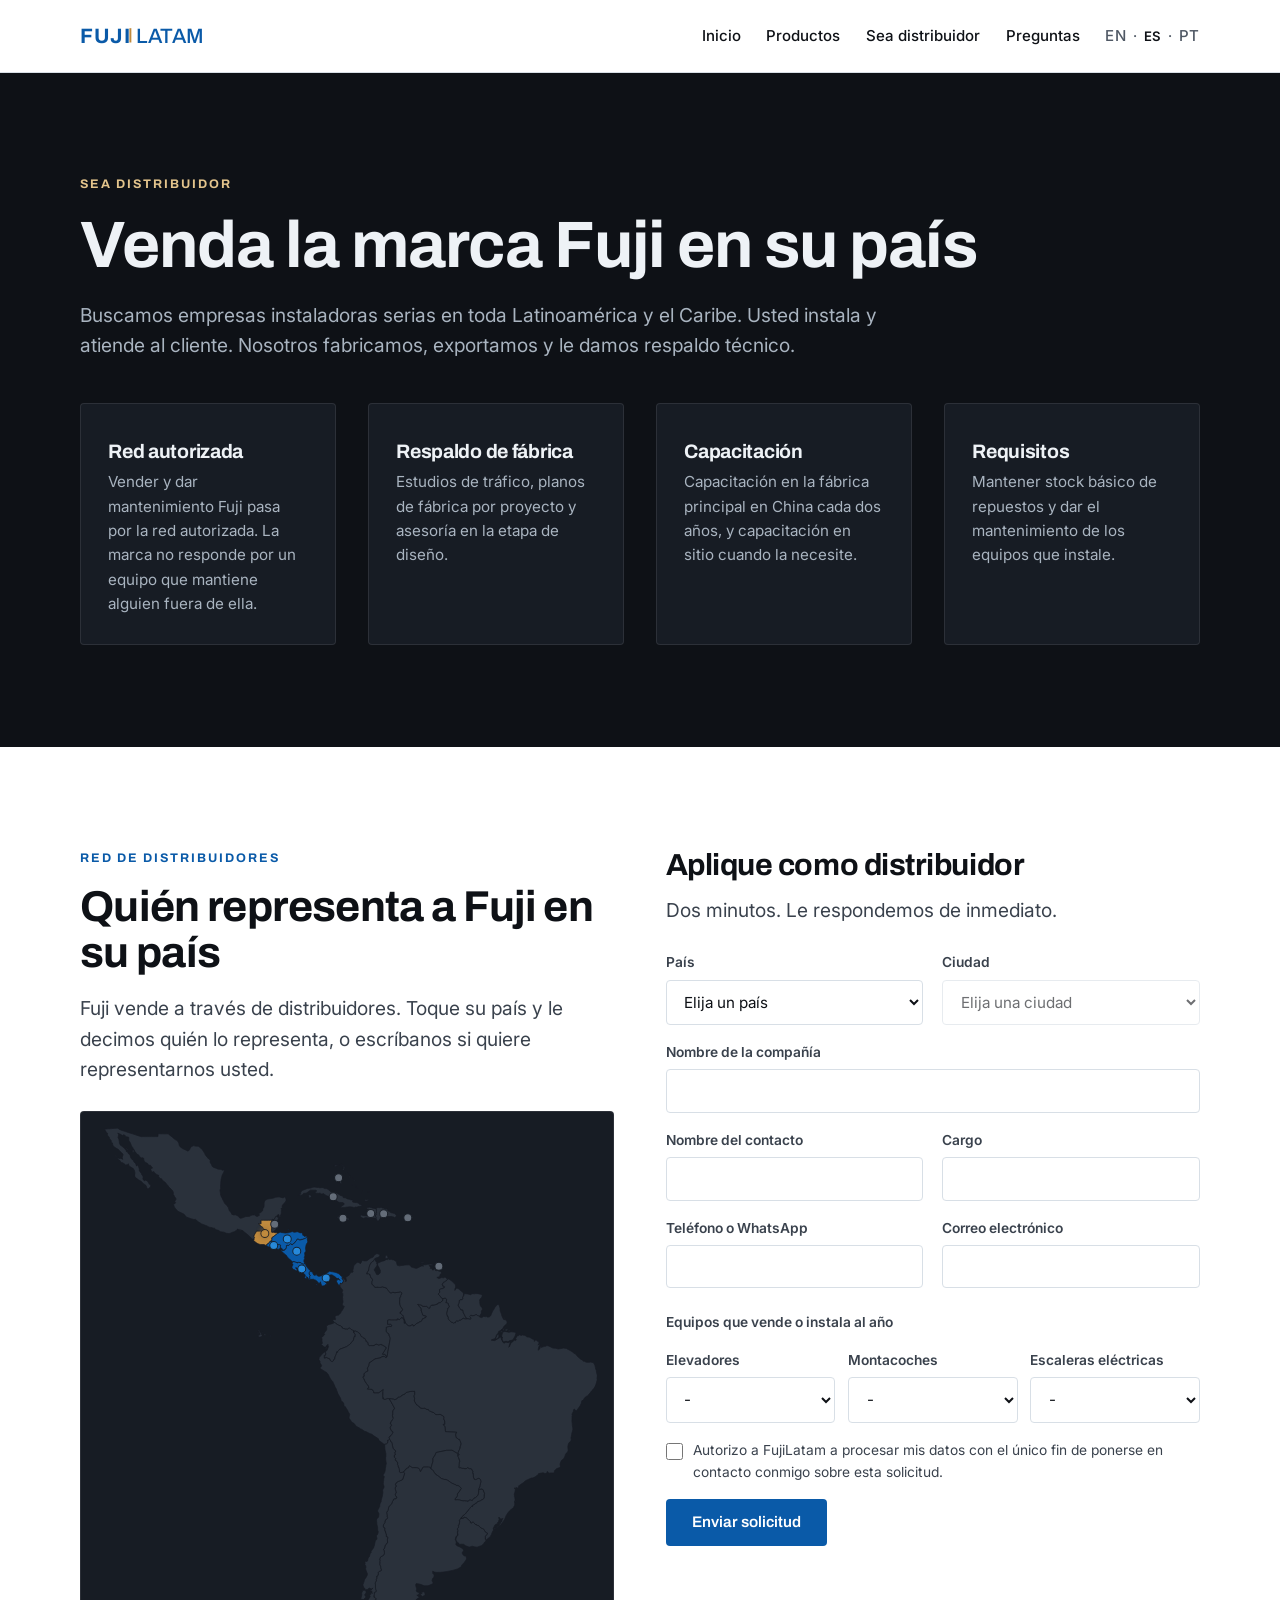
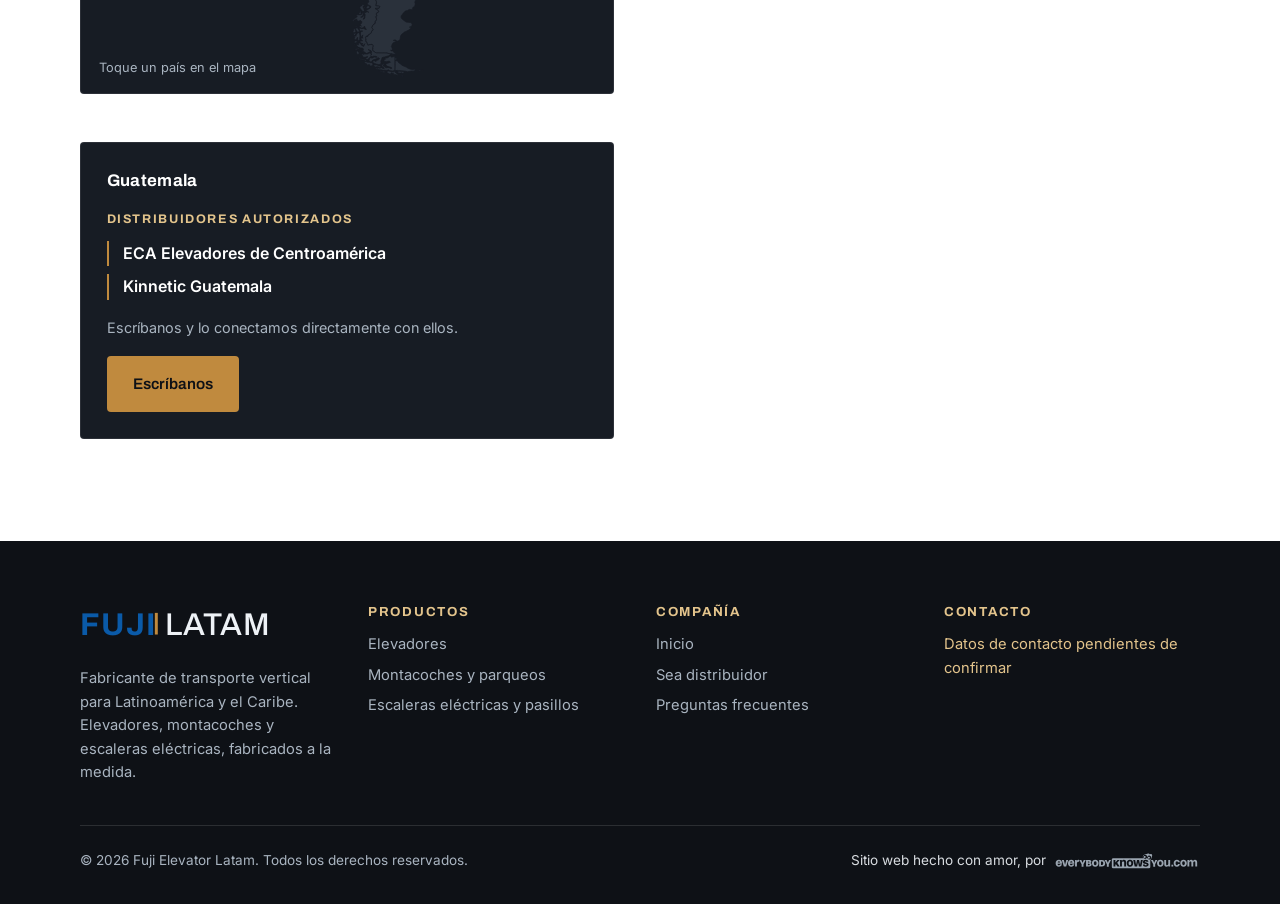
<file: es/distributors.html>
<!DOCTYPE html>
<html lang="es">
<head>
  <meta charset="UTF-8">
  <meta name="viewport" content="width=device-width, initial-scale=1.0">
  <title>Sea distribuidor Fuji en Latinoamérica | FujiLatam</title>
  <meta name="description" content="Vende elevadores bajo una marca con respaldo de fábrica. FujiLatam busca empresas instaladoras en Latinoamérica y el Caribe. Aplique en 2 minutos.">
  <meta name="keywords" content="fabricante de elevadores, elevadores Latinoamérica, montacoches, escaleras eléctricas, distribuidor de elevadores, ascensores, Fuji, transporte vertical, montacargas, parqueo mecánico">

  <link rel="canonical" href="https://fujielevatorlatam.com/es/distributors.html">
  <link rel="alternate" hreflang="en" href="https://fujielevatorlatam.com/distributors.html">
  <link rel="alternate" hreflang="es" href="https://fujielevatorlatam.com/es/distributors.html">
  <link rel="alternate" hreflang="pt" href="https://fujielevatorlatam.com/pt/distributors.html">
  <link rel="alternate" hreflang="x-default" href="https://fujielevatorlatam.com/distributors.html">

  <meta property="og:title" content="Sea distribuidor Fuji en Latinoamérica | FujiLatam">
  <meta property="og:description" content="Vende elevadores bajo una marca con respaldo de fábrica. FujiLatam busca empresas instaladoras en Latinoamérica y el Caribe. Aplique en 2 minutos.">
  <meta property="og:type" content="website">
  <meta property="og:url" content="https://fujielevatorlatam.com/es/distributors.html">
  <meta property="og:image" content="https://fujielevatorlatam.com/assets/images/social-share/share-fujilatam-fujielevatorlatam.com.jpg">
  <meta property="og:image:width" content="1200">
  <meta property="og:image:height" content="630">
  <meta property="og:image:alt" content="FujiLatam, Líderes en fabricación de todo tipo de transporte vertical">
  <meta property="og:site_name" content="FujiLatam">
  <meta property="og:locale" content="es_SV">
  <meta property="og:locale:alternate" content="es_SV">
  <meta property="og:locale:alternate" content="pt_BR">

  <meta name="twitter:card" content="summary_large_image">
  <meta name="twitter:title" content="Sea distribuidor Fuji en Latinoamérica | FujiLatam">
  <meta name="twitter:description" content="Vende elevadores bajo una marca con respaldo de fábrica. FujiLatam busca empresas instaladoras en Latinoamérica y el Caribe. Aplique en 2 minutos.">
  <meta name="twitter:image" content="https://fujielevatorlatam.com/assets/images/social-share/share-fujilatam-fujielevatorlatam.com.jpg">

  <meta name="robots" content="noindex, nofollow">
  <meta name="author" content="Fuji Elevator Latam">
  <meta name="theme-color" content="#0A5AA8">
  <meta name="geo.region" content="SV">
  <meta name="geo.placename" content="Latin America">
  <meta http-equiv="content-language" content="es">

  <link rel="icon" href="../favicon.svg" type="image/svg+xml">
  <link rel="icon" href="../favicon.ico" sizes="any">
  <link rel="apple-touch-icon" href="../apple-touch-icon.png">
  <link rel="manifest" href="../site.webmanifest">
  <link rel="alternate" type="text/plain" title="llms.txt" href="https://fujielevatorlatam.com/llms.txt">

  <link rel="preload" as="image" href="../assets/images/hero/hero-poster-fujilatam-fujielevatorlatam.com.webp" type="image/webp">
  <link rel="preconnect" href="https://fonts.googleapis.com">
  <link rel="preconnect" href="https://fonts.gstatic.com" crossorigin>
  <link rel="preload" as="style" href="https://fonts.googleapis.com/css2?family=Archivo:wght@500;600;700&family=Inter:wght@400;500;600&display=swap">
  <link rel="stylesheet" href="https://fonts.googleapis.com/css2?family=Archivo:wght@500;600;700&family=Inter:wght@400;500;600&display=swap" media="print" onload="this.media='all'">
  <noscript><link rel="stylesheet" href="https://fonts.googleapis.com/css2?family=Archivo:wght@500;600;700&family=Inter:wght@400;500;600&display=swap"></noscript>

  <link rel="stylesheet" href="../assets/css/tokens.css">
  <link rel="stylesheet" href="../assets/css/styles.css">

<script type="application/ld+json">
{
 "@context": "https://schema.org",
 "@graph": [
  {
   "@type": "Organization",
   "@id": "https://fujielevatorlatam.com/#org",
   "name": "Fuji Elevator Latam",
   "alternateName": [
    "FujiLatam",
    "Fuji Elevator"
   ],
   "url": "https://fujielevatorlatam.com/",
   "logo": "https://fujielevatorlatam.com/assets/images/logos/logo-fujilatam-fujielevatorlatam.com.svg",
   "image": "https://fujielevatorlatam.com/assets/images/social-share/share-fujilatam-fujielevatorlatam.com.jpg",
   "slogan": "Líderes en fabricación de todo tipo de transporte vertical",
   "description": "¿Busca fabricante de elevadores para su empresa instaladora? FujiLatam fabrica a la medida y exporta a toda Latinoamérica. Sea distribuidor Fuji.",
   "areaServed": [
    "SV",
    "GT",
    "HN",
    "NI",
    "CR",
    "PA",
    "MX",
    "CO",
    "PE",
    "EC",
    "CL",
    "AR",
    "BR",
    "DO",
    "PR",
    "BO"
   ],
   "knowsLanguage": [
    "es",
    "en",
    "pt"
   ],
   "knowsAbout": [
    "Elevador de pasajeros sin cuarto de máquinas",
    "Elevador panorámico",
    "Elevador residencial",
    "Elevador de camillas",
    "Montacargas",
    "Montacoches",
    "Parqueo mecánico",
    "Escaleras eléctricas",
    "Pasillos móviles"
   ],
   "address": {
    "@type": "PostalAddress",
    "addressCountry": "SV"
   }
  },
  {
   "@type": [
    "ProfessionalService",
    "LocalBusiness"
   ],
   "@id": "https://fujielevatorlatam.com/#service",
   "name": "FujiLatam",
   "parentOrganization": {
    "@id": "https://fujielevatorlatam.com/#org"
   },
   "description": "FujiLatam no instala ni da mantenimiento. Fabricamos y exportamos. El proyecto, la instalación y el cliente final quedan con usted.",
   "url": "https://fujielevatorlatam.com/",
   "image": "https://fujielevatorlatam.com/assets/images/social-share/share-fujilatam-fujielevatorlatam.com.jpg",
   "priceRange": "$$$",
   "address": {
    "@type": "PostalAddress",
    "addressCountry": "SV"
   },
   "areaServed": [
    {
     "@type": "Country",
     "name": "Latin America"
    },
    {
     "@type": "Country",
     "name": "Caribbean"
    }
   ],
   "serviceType": [
    "Elevadores",
    "Montacoches y parqueos",
    "Escaleras eléctricas y pasillos"
   ],
   "currenciesAccepted": "USD",
   "hasOfferCatalog": {
    "@id": "https://fujielevatorlatam.com/#catalog"
   }
  },
  {
   "@type": "OfferCatalog",
   "@id": "https://fujielevatorlatam.com/#catalog",
   "name": "Elevadores, montacoches y escaleras eléctricas",
   "itemListElement": [
    {
     "@type": "Offer",
     "itemOffered": {
      "@type": "Service",
      "name": "Elevador de pasajeros sin cuarto de máquinas",
      "description": "El caballo de batalla. Sin cuarto de máquinas, gana el espacio que otros pierden en la losa superior. Es la opción por defecto en residencial y oficinas.",
      "provider": {
       "@id": "https://fujielevatorlatam.com/#org"
      }
     }
    },
    {
     "@type": "Offer",
     "itemOffered": {
      "@type": "Service",
      "name": "Elevador de pasajeros con cuarto de máquinas pequeño",
      "description": "Cuando el edificio necesita más velocidad o más recorrido. Llega hasta 4 m/s y admite configuración en dúplex y tríplex para horas pico.",
      "provider": {
       "@id": "https://fujielevatorlatam.com/#org"
      }
     }
    },
    {
     "@type": "Offer",
     "itemOffered": {
      "@type": "Service",
      "name": "Elevador panorámico",
      "description": "Semicircular, cuadrado o cápsula cilíndrica. Para atrios, centros comerciales y edificios donde el equipo también es parte del diseño.",
      "provider": {
       "@id": "https://fujielevatorlatam.com/#org"
      }
     }
    },
    {
     "@type": "Offer",
     "itemOffered": {
      "@type": "Service",
      "name": "Elevador residencial",
      "description": "De tres a cinco personas, 0.4 m/s, foso de 800 mm. Para casas y villas donde no hay ducto de obra.",
      "provider": {
       "@id": "https://fujielevatorlatam.com/#org"
      }
     }
    },
    {
     "@type": "Offer",
     "itemOffered": {
      "@type": "Service",
      "name": "Elevador de camillas",
      "description": "Cabina larga para camilla con ruedas. Es el que define el ducto en un hospital o una clínica, y el que más se olvida en el diseño.",
      "provider": {
       "@id": "https://fujielevatorlatam.com/#org"
      }
     }
    },
    {
     "@type": "Offer",
     "itemOffered": {
      "@type": "Service",
      "name": "Montacargas",
      "description": "De 630 kg a 10 000 kg, con engranes, sin engranes, sin cuarto de máquinas o a prueba de explosión. En hoteles y aeropuertos no es opcional.",
      "provider": {
       "@id": "https://fujielevatorlatam.com/#org"
      }
     }
    },
    {
     "@type": "Offer",
     "itemOffered": {
      "@type": "Service",
      "name": "Montacoches",
      "description": "3000 y 5000 kg, cabina de hasta 3500 x 7200 mm. La línea con mejor margen y la que más se pide donde ya no hay terreno para parqueo.",
      "provider": {
       "@id": "https://fujielevatorlatam.com/#org"
      }
     }
    },
    {
     "@type": "Offer",
     "itemOffered": {
      "@type": "Service",
      "name": "Parqueo mecánico",
      "description": "De dos postes hasta torres rotativas y sistemas automatizados. Duplica o triplica el parqueo sin comprar más terreno.",
      "provider": {
       "@id": "https://fujielevatorlatam.com/#org"
      }
     }
    },
    {
     "@type": "Offer",
     "itemOffered": {
      "@type": "Service",
      "name": "Escaleras eléctricas",
      "description": "30 y 35 grados, ancho de peldaño de 600, 800 y 1000 mm, de 3600 a 6000 personas por hora. En serie, en cruz o en paralelo.",
      "provider": {
       "@id": "https://fujielevatorlatam.com/#org"
      }
     }
    },
    {
     "@type": "Offer",
     "itemOffered": {
      "@type": "Service",
      "name": "Pasillos móviles",
      "description": "0 y 12 grados. Aeropuertos, estaciones y centros comerciales de planta larga.",
      "provider": {
       "@id": "https://fujielevatorlatam.com/#org"
      }
     }
    }
   ]
  },
  {
   "@type": "WebSite",
   "@id": "https://fujielevatorlatam.com/#website",
   "url": "https://fujielevatorlatam.com/",
   "name": "FujiLatam",
   "inLanguage": [
    "en",
    "es",
    "pt"
   ],
   "publisher": {
    "@id": "https://fujielevatorlatam.com/#org"
   }
  }
 ]
}
</script>
</head>
<body>
<header class="site-header">
  <div class="wrap">
    <a class="brand" href="index.html" aria-label="FujiLatam"><svg class="" viewBox="0 0 260 40" role="img" aria-label="FujiLatam" xmlns="http://www.w3.org/2000/svg"><text x="0" y="30" font-family="Archivo, Arial, sans-serif" font-size="32" font-weight="700" letter-spacing="1" fill="var(--accent)">FUJI</text><text x="86" y="30" font-family="Archivo, Arial, sans-serif" font-size="32" font-weight="500" letter-spacing="1" fill="currentColor">LATAM</text><rect x="76" y="8" width="3" height="22" fill="var(--brass)"/></svg></a>
    <button class="nav-toggle" aria-expanded="false" aria-controls="nav" aria-label="Menu">&#9776;</button>
    <nav class="nav" id="nav">
      <a href="index.html">Inicio</a><a href="products.html">Productos</a><a href="distributors.html">Sea distribuidor</a><a href="index.html#faq">Preguntas</a>
      <span class="lang"><a href="../distributors.html">EN</a> &middot; <span class="active">ES</span> &middot; <a href="../pt/distributors.html">PT</a></span>
    </nav>
  </div>
</header>
<main>

<section class="section section--dark">
  <div class="wrap">
    <p class="eyebrow">Sea distribuidor</p>
    <h1>Venda la marca Fuji en su país</h1>
    <p class="lede" style="margin-top:1.2rem">Buscamos empresas instaladoras serias en toda Latinoamérica y el Caribe. Usted instala y atiende al cliente. Nosotros fabricamos, exportamos y le damos respaldo técnico.</p>
    <div class="grid grid--4" style="margin-top:2.6rem"><article class="pillar reveal"><h3>Red autorizada</h3><p>Vender y dar mantenimiento Fuji pasa por la red autorizada. La marca no responde por un equipo que mantiene alguien fuera de ella.</p></article><article class="pillar reveal"><h3>Respaldo de fábrica</h3><p>Estudios de tráfico, planos de fábrica por proyecto y asesoría en la etapa de diseño.</p></article><article class="pillar reveal"><h3>Capacitación</h3><p>Capacitación en la fábrica principal en China cada dos años, y capacitación en sitio cuando la necesite.</p></article><article class="pillar reveal"><h3>Requisitos</h3><p>Mantener stock básico de repuestos y dar el mantenimiento de los equipos que instale.</p></article></div>
  </div>
</section>

<section class="section">
  <div class="wrap split" style="align-items:start">
    <div>
      <p class="eyebrow">Red de distribuidores</p>
      <h2>Quién representa a Fuji en su país</h2>
      <p class="lede" style="margin-top:1rem">Fuji vende a través de distribuidores. Toque su país y le decimos quién lo representa, o escríbanos si quiere representarnos usted.</p>
      <div class="map map--stack reveal" style="margin-top:1.6rem" data-map data-copy="{&quot;countries&quot;: {&quot;mx&quot;: &quot;México&quot;, &quot;gt&quot;: &quot;Guatemala&quot;, &quot;bz&quot;: &quot;Belice&quot;, &quot;sv&quot;: &quot;El Salvador&quot;, &quot;hn&quot;: &quot;Honduras&quot;, &quot;ni&quot;: &quot;Nicaragua&quot;, &quot;cr&quot;: &quot;Costa Rica&quot;, &quot;pa&quot;: &quot;Panamá&quot;, &quot;cu&quot;: &quot;Cuba&quot;, &quot;ht&quot;: &quot;Haití&quot;, &quot;do&quot;: &quot;República Dominicana&quot;, &quot;jm&quot;: &quot;Jamaica&quot;, &quot;pr&quot;: &quot;Puerto Rico&quot;, &quot;bs&quot;: &quot;Bahamas&quot;, &quot;tt&quot;: &quot;Trinidad y Tobago&quot;, &quot;co&quot;: &quot;Colombia&quot;, &quot;ve&quot;: &quot;Venezuela&quot;, &quot;gy&quot;: &quot;Guyana&quot;, &quot;sr&quot;: &quot;Surinam&quot;, &quot;ec&quot;: &quot;Ecuador&quot;, &quot;pe&quot;: &quot;Perú&quot;, &quot;bo&quot;: &quot;Bolivia&quot;, &quot;br&quot;: &quot;Brasil&quot;, &quot;py&quot;: &quot;Paraguay&quot;, &quot;uy&quot;: &quot;Uruguay&quot;, &quot;ar&quot;: &quot;Argentina&quot;, &quot;cl&quot;: &quot;Chile&quot;}, &quot;distributors&quot;: {&quot;sv&quot;: [&quot;ECA Elevadores de Centroamérica&quot;], &quot;gt&quot;: [&quot;ECA Elevadores de Centroamérica&quot;, &quot;Kinnetic Guatemala&quot;], &quot;hn&quot;: [&quot;ECA Elevadores de Centroamérica&quot;], &quot;ni&quot;: [&quot;ECA Elevadores de Centroamérica&quot;], &quot;cr&quot;: [&quot;ECA Elevadores de Centroamérica&quot;], &quot;pa&quot;: [&quot;ECA Elevadores de Centroamérica&quot;]}, &quot;mapLabel&quot;: &quot;Mapa de distribuidores Fuji en Latinoamérica y el Caribe&quot;, &quot;covered&quot;: &quot;Distribuidores autorizados&quot;, &quot;coveredNote&quot;: &quot;Escríbanos y lo conectamos directamente con ellos.&quot;, &quot;ask&quot;: &quot;Consúltenos&quot;, &quot;askNote&quot;: &quot;La mayoría de los países ya tiene distribuidor. Escríbanos y le decimos quién representa a Fuji en el suyo.&quot;, &quot;cta&quot;: &quot;Escríbanos&quot;, &quot;ctaHref&quot;: &quot;distributors.html&quot;, &quot;initial&quot;: &quot;gt&quot;}">
        <div class="map__canvas" data-map-canvas><p class="map__hint">Toque un país en el mapa</p></div>
        <aside class="map__panel" data-map-panel></aside>
      </div>
    </div>
    <div>
      <h2 style="font-size:clamp(1.4rem,2.4vw,1.9rem)">Aplique como distribuidor</h2>
      <p class="lede" style="margin:.8rem 0 1.6rem">Dos minutos. Le respondemos de inmediato.</p>
      <form class="form" method="post" action="#" novalidate data-apply data-endpoint="" data-copy="{&quot;cities&quot;: {&quot;mx&quot;: [&quot;Ciudad de México&quot;, &quot;Guadalajara&quot;, &quot;Monterrey&quot;, &quot;Puebla&quot;, &quot;Querétaro&quot;, &quot;Tijuana&quot;, &quot;Mérida&quot;, &quot;Cancún&quot;, &quot;León&quot;], &quot;gt&quot;: [&quot;Ciudad de Guatemala&quot;, &quot;Mixco&quot;, &quot;Villa Nueva&quot;, &quot;Quetzaltenango&quot;, &quot;Escuintla&quot;, &quot;Antigua Guatemala&quot;], &quot;bz&quot;: [&quot;Belize City&quot;, &quot;Belmopan&quot;, &quot;San Ignacio&quot;, &quot;Orange Walk&quot;], &quot;sv&quot;: [&quot;San Salvador&quot;, &quot;Santa Tecla&quot;, &quot;Antiguo Cuscatlán&quot;, &quot;Santa Ana&quot;, &quot;San Miguel&quot;, &quot;La Libertad&quot;], &quot;hn&quot;: [&quot;Tegucigalpa&quot;, &quot;San Pedro Sula&quot;, &quot;La Ceiba&quot;, &quot;Choloma&quot;, &quot;Comayagua&quot;], &quot;ni&quot;: [&quot;Managua&quot;, &quot;León&quot;, &quot;Masaya&quot;, &quot;Granada&quot;, &quot;Chinandega&quot;], &quot;cr&quot;: [&quot;San José&quot;, &quot;Escazú&quot;, &quot;Heredia&quot;, &quot;Alajuela&quot;, &quot;Cartago&quot;, &quot;Liberia&quot;], &quot;pa&quot;: [&quot;Ciudad de Panamá&quot;, &quot;Colón&quot;, &quot;David&quot;, &quot;La Chorrera&quot;, &quot;Santiago&quot;], &quot;cu&quot;: [&quot;La Habana&quot;, &quot;Santiago de Cuba&quot;, &quot;Camagüey&quot;, &quot;Holguín&quot;], &quot;ht&quot;: [&quot;Port-au-Prince&quot;, &quot;Cap-Haïtien&quot;, &quot;Pétion-Ville&quot;], &quot;do&quot;: [&quot;Santo Domingo&quot;, &quot;Santiago de los Caballeros&quot;, &quot;Punta Cana&quot;, &quot;La Romana&quot;, &quot;Puerto Plata&quot;], &quot;jm&quot;: [&quot;Kingston&quot;, &quot;Montego Bay&quot;, &quot;Spanish Town&quot;, &quot;Ocho Rios&quot;], &quot;pr&quot;: [&quot;San Juan&quot;, &quot;Bayamón&quot;, &quot;Carolina&quot;, &quot;Ponce&quot;, &quot;Caguas&quot;, &quot;Mayagüez&quot;], &quot;bs&quot;: [&quot;Nassau&quot;, &quot;Freeport&quot;], &quot;tt&quot;: [&quot;Port of Spain&quot;, &quot;San Fernando&quot;, &quot;Chaguanas&quot;, &quot;Arima&quot;], &quot;co&quot;: [&quot;Bogotá&quot;, &quot;Medellín&quot;, &quot;Cali&quot;, &quot;Barranquilla&quot;, &quot;Cartagena&quot;, &quot;Bucaramanga&quot;, &quot;Pereira&quot;], &quot;ve&quot;: [&quot;Caracas&quot;, &quot;Maracaibo&quot;, &quot;Valencia&quot;, &quot;Barquisimeto&quot;, &quot;Maracay&quot;], &quot;gy&quot;: [&quot;Georgetown&quot;, &quot;Linden&quot;, &quot;New Amsterdam&quot;], &quot;sr&quot;: [&quot;Paramaribo&quot;, &quot;Lelydorp&quot;, &quot;Nieuw Nickerie&quot;], &quot;ec&quot;: [&quot;Quito&quot;, &quot;Guayaquil&quot;, &quot;Cuenca&quot;, &quot;Manta&quot;, &quot;Ambato&quot;], &quot;pe&quot;: [&quot;Lima&quot;, &quot;Arequipa&quot;, &quot;Trujillo&quot;, &quot;Chiclayo&quot;, &quot;Piura&quot;, &quot;Cusco&quot;], &quot;bo&quot;: [&quot;La Paz&quot;, &quot;Santa Cruz de la Sierra&quot;, &quot;Cochabamba&quot;, &quot;Sucre&quot;, &quot;El Alto&quot;], &quot;br&quot;: [&quot;São Paulo&quot;, &quot;Rio de Janeiro&quot;, &quot;Brasília&quot;, &quot;Belo Horizonte&quot;, &quot;Curitiba&quot;, &quot;Porto Alegre&quot;, &quot;Salvador&quot;, &quot;Recife&quot;, &quot;Fortaleza&quot;], &quot;py&quot;: [&quot;Asunción&quot;, &quot;Ciudad del Este&quot;, &quot;Encarnación&quot;, &quot;San Lorenzo&quot;], &quot;uy&quot;: [&quot;Montevideo&quot;, &quot;Punta del Este&quot;, &quot;Salto&quot;, &quot;Paysandú&quot;], &quot;ar&quot;: [&quot;Buenos Aires&quot;, &quot;Córdoba&quot;, &quot;Rosario&quot;, &quot;Mendoza&quot;, &quot;La Plata&quot;, &quot;Mar del Plata&quot;, &quot;Tucumán&quot;], &quot;cl&quot;: [&quot;Santiago&quot;, &quot;Valparaíso&quot;, &quot;Viña del Mar&quot;, &quot;Concepción&quot;, &quot;Antofagasta&quot;, &quot;La Serena&quot;]}, &quot;pickCity&quot;: &quot;Elija una ciudad&quot;, &quot;other&quot;: &quot;Otra ciudad&quot;, &quot;missing&quot;: &quot;Complete todos los campos y acepte el aviso de datos.&quot;, &quot;notLive&quot;: &quot;El envío se activa cuando el sitio se publique en su dominio.&quot;, &quot;sending&quot;: &quot;Enviando...&quot;, &quot;sent&quot;: &quot;Gracias. Recibimos su solicitud y le escribimos pronto.&quot;, &quot;failed&quot;: &quot;No se pudo enviar. Intente de nuevo en un momento.&quot;}">
        <div class="field"><label for="country">País</label>
          <select id="country" name="country" required><option value="">Elija un país</option><option value="ar">Argentina</option><option value="bs">Bahamas</option><option value="bz">Belice</option><option value="bo">Bolivia</option><option value="br">Brasil</option><option value="cl">Chile</option><option value="co">Colombia</option><option value="cr">Costa Rica</option><option value="cu">Cuba</option><option value="ec">Ecuador</option><option value="sv">El Salvador</option><option value="gt">Guatemala</option><option value="gy">Guyana</option><option value="ht">Haití</option><option value="hn">Honduras</option><option value="jm">Jamaica</option><option value="mx">México</option><option value="ni">Nicaragua</option><option value="pa">Panamá</option><option value="py">Paraguay</option><option value="pe">Perú</option><option value="pr">Puerto Rico</option><option value="do">República Dominicana</option><option value="sr">Surinam</option><option value="tt">Trinidad y Tobago</option><option value="uy">Uruguay</option><option value="ve">Venezuela</option></select></div>
        <div class="field"><label for="city">Ciudad</label>
          <select id="city" name="city" required disabled><option value="">Elija una ciudad</option></select></div>
        <div class="field field--full" data-city-other hidden><label for="city-other">Escriba su ciudad</label>
          <input id="city-other" name="city_other" type="text" autocomplete="address-level2"></div>
        <div class="field field--full"><label for="company">Nombre de la compañía</label>
          <input id="company" name="company" type="text" autocomplete="organization" required></div>
        <div class="field"><label for="contact">Nombre del contacto</label>
          <input id="contact" name="contact" type="text" autocomplete="name" required></div>
        <div class="field"><label for="role">Cargo</label>
          <input id="role" name="role" type="text" autocomplete="organization-title" required></div>
        <div class="field"><label for="phone">Teléfono o WhatsApp</label>
          <input id="phone" name="phone" type="tel" autocomplete="tel" required></div>
        <div class="field"><label for="email">Correo electrónico</label>
          <input id="email" name="email" type="email" autocomplete="email" required></div>
        <p class="field--full" style="font-size:.86rem;font-weight:600;color:var(--ink-soft);margin-top:.4rem">Equipos que vende o instala al año</p>
        <div class="volgrid"><div class="field"><label for="vol-elev">Elevadores</label><select id="vol-elev" name="vol_elev" required><option value="">-</option><option>1 a 20</option><option>21 a 50</option><option>51 a 100</option><option>Más de 100</option><option>Ninguno todavía</option></select></div><div class="field"><label for="vol-car">Montacoches</label><select id="vol-car" name="vol_car" required><option value="">-</option><option>1 a 20</option><option>21 a 50</option><option>51 a 100</option><option>Más de 100</option><option>Ninguno todavía</option></select></div><div class="field"><label for="vol-esc">Escaleras eléctricas</label><select id="vol-esc" name="vol_esc" required><option value="">-</option><option>1 a 20</option><option>21 a 50</option><option>51 a 100</option><option>Más de 100</option><option>Ninguno todavía</option></select></div></div>
        <label class="consent"><input type="checkbox" name="consent" value="yes" required> <span>Autorizo a FujiLatam a procesar mis datos con el único fin de ponerse en contacto conmigo sobre esta solicitud.</span></label>
        <div class="field--full">
          <button class="btn btn--primary" type="submit">Enviar solicitud</button>
          <p class="form__status" data-form-status role="status" aria-live="polite"></p>
        </div>
      </form>
    </div>
  </div>
</section>
</main>
<footer class="site-footer">
  <div class="wrap">
    <div class="footer-grid">
      <div>
        <svg class="" viewBox="0 0 260 40" role="img" aria-label="FujiLatam" xmlns="http://www.w3.org/2000/svg"><text x="0" y="30" font-family="Archivo, Arial, sans-serif" font-size="32" font-weight="700" letter-spacing="1" fill="var(--accent)">FUJI</text><text x="86" y="30" font-family="Archivo, Arial, sans-serif" font-size="32" font-weight="500" letter-spacing="1" fill="currentColor">LATAM</text><rect x="76" y="8" width="3" height="22" fill="var(--brass)"/></svg>
        <p style="margin-top:.9rem;font-size:.92rem;color:var(--on-dark-soft);max-width:34ch">Fabricante de transporte vertical para Latinoamérica y el Caribe. Elevadores, montacoches y escaleras eléctricas, fabricados a la medida.</p>
      </div>
      <div>
        <h4>Productos</h4>
        <ul><li><a href="products.html#elevadores">Elevadores</a></li><li><a href="products.html#montacoches">Montacoches y parqueos</a></li><li><a href="products.html#escaleras">Escaleras eléctricas y pasillos</a></li></ul>
      </div>
      <div>
        <h4>Compañía</h4>
        <ul>
          <li><a href="index.html">Inicio</a></li>
          <li><a href="distributors.html">Sea distribuidor</a></li>
          <li><a href="index.html#faq">Preguntas frecuentes</a></li>
        </ul>
      </div>
      <div>
        <h4>Contacto</h4>
        <ul>
          <li><span style="color:var(--brass-lt)">Datos de contacto pendientes de confirmar</span></li>
        </ul>
      </div>
    </div>
    <div class="footer-bottom">
      <span>&copy; 2026 Fuji Elevator Latam. Todos los derechos reservados.</span>
      <a class="eky-credit" href="https://everybodyknowsyou.com" target="_blank" rel="noopener"
         aria-label="Sitio web hecho con amor por everybodyknowsyou.com">
        <span class="eky-credit__text">Sitio web hecho con amor, por</span>
        <svg role="img" aria-label="everybodyknowsyou.com" id="Layer_1" data-name="Layer 1" xmlns="http://www.w3.org/2000/svg" viewBox="0 0 1296.95 160.34">
  <defs>
    <style>
            .cls-1 { fill: var(--eky-bg, #ffffff); }
      .cls-2 { fill: var(--eky-fg, currentColor); }
    </style>
  </defs>
  <g>
    <g>
      <g>
        <rect class="cls-2" x="515.16" y="55.21" width="342.62" height="90.52" rx="12" ry="12"/>
        <path class="cls-1" d="M530.13,71.12h16.6v15.46l-.24,6.96h.32l3.32-4.61,15.14-17.81h19.83l-22.02,25.02,22.18,33.68h-19.92l-13.76-20.73-4.86,5.34v15.38h-16.6v-58.69Z"/>
        <path class="cls-1" d="M604.13,71.12v8.01h.32c4.53-6.23,10.53-9.23,18.54-9.23,12.47,0,18.94,7.29,18.94,22.02v37.89h-16.6v-35.3c0-7.69-2.75-10.85-8.58-10.85-7.21,0-11.82,4.7-11.82,12.14v34h-16.6v-58.69h15.79Z"/>
        <path class="cls-1" d="M647.37,100.43c0-17.57,11.09-30.52,29.31-30.52s29.31,12.95,29.31,30.52-11.09,30.6-29.31,30.6-29.31-13.03-29.31-30.6ZM688.66,100.43c0-9.8-3.81-17.16-11.98-17.16s-11.98,7.37-11.98,17.16,3.81,17.24,11.98,17.24,11.98-7.45,11.98-17.24Z"/>
        <path class="cls-1" d="M705.66,71.12h17.57l6.64,35.62c.41,2.02.73,4.86,1.14,6.88h.32l1.21-6.88,6.88-35.62h18.54l7.45,35.62,1.29,6.88h.32l1.05-6.88,5.99-35.62h17.24l-13.28,58.69h-21.53l-6.64-32.38-1.29-6.88h-.32l-1.21,6.88-6.56,32.38h-21.45l-13.36-58.69Z"/>
        <path class="cls-1" d="M791.81,110.79l17-.08c.57,4.78,3.72,7.53,9.31,7.53,4.61,0,7.85-1.7,7.85-5.26,0-2.67-1.78-4.37-5.59-5.26l-14.09-3.24c-8.98-2.02-13.84-7.77-13.84-16.27,0-11.5,8.99-18.3,24.69-18.3,14.65,0,23.56,6.96,23.8,18.05h-17c-.49-3.32-2.67-5.67-7.69-5.67-4.37,0-7.21,1.54-7.21,4.61,0,2.43,1.7,3.81,5.59,4.7l14.09,3.24c9.23,2.1,14.09,8.18,14.09,16.84,0,12.71-10.28,19.35-24.77,19.35-16.19,0-25.99-7.77-26.23-20.24Z"/>
      </g>
      <g>
        <path class="cls-2" d="M918.06,100.39c0-17.57,11.09-30.52,29.31-30.52s29.31,12.95,29.31,30.52-11.09,30.6-29.31,30.6-29.31-13.03-29.31-30.6ZM959.34,100.39c0-9.8-3.81-17.16-11.98-17.16s-11.98,7.37-11.98,17.16,3.81,17.24,11.98,17.24,11.98-7.45,11.98-17.24Z"/>
        <path class="cls-2" d="M1018.85,129.78v-7.85h-.32c-4.61,6.15-10.52,9.07-17.89,9.07-11.98,0-18.46-7.29-18.46-21.94v-37.97h16.6v35.38c0,7.69,2.83,10.77,8.18,10.77,6.56,0,11.09-4.61,11.09-12.63v-33.52h16.6v58.69h-15.79Z"/>
        <path class="cls-2" d="M884.01,109.52l-20.4-38.4h17.84l8.26,17.75c.99,2.06,1.9,4.96,2.89,7.02h.33c.91-2.06,1.82-4.96,2.72-7.02l7.85-17.75h17.51l-20.07,38.57v21.31h-16.93v-21.47Z"/>
      </g>
      <g>
        <path class="cls-2" d="M14.66,100.39c0-17.97,10.85-30.52,29.55-30.52s28.01,12.47,27.36,34.41h-39.35c.89,8.91,4.53,14.01,11.66,14.01,5.67,0,9.31-3,10.44-8.5h16.76c-2.19,13.28-12.31,21.21-26.88,21.21-18.7,0-29.55-12.63-29.55-30.6ZM54.58,92.54c-1.05-6.56-4.78-9.96-10.36-9.96s-9.8,3.64-11.42,9.96h21.78Z"/>
        <path class="cls-2" d="M69.8,71.09h17.49l9.47,35.62c.57,2.02,1.05,4.86,1.62,6.88h.32l1.54-6.88,8.99-35.62h17.16l-17.81,58.69h-21.13l-17.65-58.69Z"/>
        <path class="cls-2" d="M124.69,100.39c0-17.97,10.85-30.52,29.55-30.52s28.01,12.47,27.36,34.41h-39.35c.89,8.91,4.53,14.01,11.66,14.01,5.67,0,9.31-3,10.44-8.5h16.76c-2.19,13.28-12.31,21.21-26.88,21.21-18.7,0-29.55-12.63-29.55-30.6ZM164.61,92.54c-1.05-6.56-4.78-9.96-10.36-9.96s-9.8,3.64-11.42,9.96h21.78Z"/>
        <path class="cls-2" d="M187.44,71.09h15.46v9.47h.32c3.64-7.37,8.74-10.69,15.71-10.69,1.86,0,3.56.24,5.1.81v15.79h-.32c-1.7-.49-3.24-.73-5.18-.73-9.15,0-14.49,5.42-14.49,16.11v27.93h-16.6v-58.69Z"/>
        <path class="cls-2" d="M285.57,71.09h26.15c13.52,0,20.97,5.42,20.97,14.82,0,6.15-3.08,10.36-9.96,12.39v.32c8.02,1.46,12.23,6.23,12.23,13.84,0,10.52-8.42,17.33-21.7,17.33h-27.69v-58.69ZM316.66,88.82c0-3.64-2.02-5.18-6.56-5.18h-7.93v10.77h7.93c4.37,0,6.56-1.86,6.56-5.59ZM318.6,111.24c0-3.81-2.27-5.99-6.88-5.99h-9.55v11.98h9.63c4.45,0,6.8-2.19,6.8-5.99Z"/>
        <path class="cls-2" d="M337.95,100.39c0-17.57,11.09-30.52,29.31-30.52s29.31,12.95,29.31,30.52-11.09,30.6-29.31,30.6-29.31-13.03-29.31-30.6ZM379.24,100.39c0-9.8-3.8-17.16-11.98-17.16s-11.98,7.37-11.98,17.16,3.8,17.24,11.98,17.24,11.98-7.45,11.98-17.24Z"/>
        <path class="cls-2" d="M402.08,71.09h24.13c18.62,0,29.63,10.36,29.63,29.31s-11.01,29.39-29.63,29.39h-24.13v-58.69ZM438.99,100.39c0-10.77-5.83-16.19-13.36-16.19h-6.96v32.46h6.96c7.53,0,13.36-5.51,13.36-16.27Z"/>
        <path class="cls-2" d="M471.04,109.52l-20.4-38.4h17.84l8.26,17.75c.99,2.06,1.9,4.96,2.89,7.02h.33c.91-2.06,1.82-4.96,2.72-7.02l7.85-17.75h17.51l-20.07,38.57v21.31h-16.93v-21.47Z"/>
        <path class="cls-2" d="M245.89,109.52l-20.4-38.4h17.84l8.26,17.75c.99,2.06,1.9,4.96,2.89,7.02h.33c.91-2.06,1.82-4.96,2.72-7.02l7.85-17.75h17.51l-20.07,38.57v21.31h-16.93v-21.47Z"/>
      </g>
    </g>
    <g>
      <g>
        <path class="cls-2" d="M837.89,14.05c5.42-1.65,11.14.47,13.85,5.48.39.72,1.1,1.2,1.88,1.34.7.12,1.52-.2,2.16-.74,4.05-3.38,9.74-3.68,14.06-.7,4.24,2.92,5.92,8.22,4.35,13.25l-6.96,22.26c-2.45,8.46-9.67,14.45-18.27,15.02-8.94.6-17.2-4.68-20.36-13.03-.17-.45-.5-.62-.88-.67s-.66.09-.98.46c-5.78,6.49-15.01,8.59-23.07,5.2-7.59-3.19-12.57-10.83-12.37-19.15.21-8.44,5.67-16.24,13.97-18.77l32.61-9.94ZM844.69,65.73c8.85,1.59,17.31-4.28,18.9-13.13,1.59-8.85-4.28-17.31-13.13-18.9-8.85-1.59-17.31,4.28-18.9,13.13s4.28,17.31,13.13,18.9ZM808.72,59.25c8.85,1.59,17.31-4.28,18.9-13.13,1.59-8.85-4.28-17.31-13.13-18.9-8.85-1.59-17.31,4.28-18.9,13.13-1.59,8.85,4.28,17.31,13.13,18.9Z"/>
        <g>
          <path class="cls-1" d="M850.46,33.7c8.85,1.59,14.72,10.06,13.13,18.9-1.59,8.85-10.06,14.72-18.9,13.13-8.85-1.59-14.72-10.06-13.13-18.9s10.06-14.72,18.9-13.13Z"/>
          <path class="cls-1" d="M814.49,27.22c8.85,1.59,14.72,10.06,13.13,18.9-1.59,8.85-10.06,14.72-18.9,13.13-8.85-1.59-14.72-10.06-13.13-18.9,1.59-8.85,10.06-14.72,18.9-13.13Z"/>
        </g>
      </g>
      <g>
        <g>
          <path class="cls-2" d="M847.57,56.91c-.06-.86-.28-1.56-.42-2.47.64.65,1.19,1.16,1.91,1.66,1.12.79,2.71.42,3.44-.7.73-1.11.45-2.64-.68-3.44-.71-.5-1.52-.66-2.4-1.05,1.54-.53,3.13-1,3.41-2.57.17-.93-.14-1.9-.84-2.43-1.03-.79-2.26-.75-3.22.02-.58.46-1.06.91-1.67,1.49.18-.89.4-1.63.45-2.5.09-1.44-1.09-2.58-2.46-2.58s-2.55,1.17-2.48,2.62c.04.85.33,1.53.43,2.46-.47-.54-.95-.89-1.43-1.33-1.13-1.04-2.8-.99-3.77.19-.91,1.1-.66,2.87.58,3.67.72.46,1.49.65,2.34.99-.88.38-1.73.56-2.45,1.09-1.21.89-1.32,2.65-.36,3.69,1.04,1.12,2.62,1.06,3.73.03l1.46-1.34c-.23.92-.51,1.75-.51,2.68,0,1.41,1.2,2.5,2.56,2.45s2.46-1.22,2.37-2.6Z"/>
          <path class="cls-2" d="M847.57,56.91c.09,1.38-1.03,2.55-2.37,2.6s-2.56-1.05-2.56-2.45c0-.94.27-1.76.51-2.68l-1.46,1.34c-1.12,1.03-2.7,1.09-3.73-.03-.96-1.04-.84-2.8.36-3.69.71-.53,1.56-.71,2.45-1.09-.85-.34-1.62-.53-2.34-.99-1.24-.79-1.49-2.57-.58-3.67.97-1.17,2.64-1.23,3.77-.19.48.45.96.79,1.43,1.33-.1-.93-.38-1.61-.43-2.46-.07-1.44,1.07-2.62,2.48-2.62s2.55,1.14,2.46,2.58c-.05.87-.27,1.6-.45,2.5.61-.58,1.09-1.03,1.67-1.49.96-.77,2.19-.81,3.22-.02.7.54,1,1.5.84,2.43-.28,1.57-1.87,2.04-3.41,2.57.88.39,1.69.54,2.4,1.05,1.13.8,1.41,2.33.68,3.44-.73,1.11-2.32,1.48-3.44.7-.72-.5-1.27-1.01-1.91-1.66.14.92.37,1.62.42,2.47Z"/>
        </g>
        <g>
          <path class="cls-2" d="M810.13,50.42c.09-1.04-.23-1.92-.46-2.9.76.65,1.37,1.38,2.24,1.82,1.23.63,2.73.08,3.32-1.08s.21-2.6-.95-3.29c-.73-.43-1.51-.63-2.28-.94.71-.21,1.29-.46,1.92-.73,1.42-.61,1.98-2.23,1.25-3.55s-2.48-1.69-3.67-.79c-.67.5-1.22,1.01-1.84,1.61.23-1.08.58-2.02.43-3.07-.18-1.23-1.33-2.03-2.49-2.01s-2.27.88-2.4,2.1c-.11,1.04.22,1.91.45,2.98-.52-.57-1.04-.93-1.58-1.42-1.11-1-2.86-.89-3.77.32s-.53,2.95.79,3.67c.74.41,1.47.63,2.23.89-.85.33-1.63.52-2.35.98-1.23.78-1.49,2.47-.66,3.57s2.46,1.35,3.58.48c.64-.49,1.17-.96,1.77-1.57-.22,1.07-.56,1.95-.45,2.98.14,1.28,1.29,2.13,2.5,2.11s2.29-.84,2.41-2.17Z"/>
          <path class="cls-2" d="M810.13,50.42c-.12,1.32-1.24,2.14-2.41,2.17s-2.36-.83-2.5-2.11c-.11-1.03.23-1.91.45-2.98-.6.61-1.13,1.08-1.77,1.57-1.12.87-2.73.66-3.58-.48s-.57-2.79.66-3.57c.72-.46,1.5-.64,2.35-.98-.77-.26-1.49-.48-2.23-.89-1.32-.73-1.68-2.5-.79-3.67s2.66-1.32,3.77-.32c.54.49,1.06.85,1.58,1.42-.23-1.07-.56-1.94-.45-2.98.13-1.22,1.24-2.08,2.4-2.1s2.31.78,2.49,2.01c.15,1.05-.2,1.99-.43,3.07.62-.6,1.17-1.1,1.84-1.61,1.2-.9,2.97-.5,3.67.79s.17,2.93-1.25,3.55c-.63.27-1.21.52-1.92.73.77.32,1.55.51,2.28.94,1.16.68,1.53,2.13.95,3.29s-2.09,1.71-3.32,1.08c-.87-.44-1.48-1.17-2.24-1.82.23.98.55,1.86.46,2.9Z"/>
        </g>
      </g>
    </g>
  </g>
  <g fill="var(--eky-fg, currentColor)">
    <path d="M1046.08,112.99h15.96v16.61h-15.96v-16.61Z"/>
    <path d="M1065.91,100.33c0-17.49,11.29-30.39,29.1-30.39,13.79,0,25.15,8.06,26.36,22.41h-16.85c-.56-5.8-4.03-9.11-9.43-9.11-8.06,0-11.93,7.42-11.93,17.09s3.79,17.17,11.85,17.17c5.4,0,8.95-3.3,9.67-9.67h16.85c-1.13,14.91-12.66,22.97-26.52,22.97-18.14,0-29.1-12.98-29.1-30.47Z"/>
    <path d="M1124.75,100.33c0-17.49,11.04-30.39,29.18-30.39s29.18,12.9,29.18,30.39-11.04,30.47-29.18,30.47-29.18-12.98-29.18-30.47ZM1165.86,100.33c0-9.75-3.79-17.09-11.93-17.09s-11.93,7.33-11.93,17.09,3.79,17.17,11.93,17.17,11.93-7.42,11.93-17.17Z"/>
    <path d="M1204.31,71.15v7.98h.32c4.43-5.97,10.64-9.19,17.9-9.19s12.41,3.14,15.4,9.19h.32c4.92-6.21,10.72-9.19,17.9-9.19,12.58,0,19.27,8.71,19.27,22.81v36.84h-16.53v-34.26c0-7.66-2.34-11.69-8.06-11.69-6.53,0-10.56,5-10.56,12.9v33.05h-16.53v-34.34c0-7.58-2.42-11.61-8.14-11.61-6.61,0-10.48,5.24-10.48,12.9v33.05h-16.53v-58.44h15.72Z"/>
  </g>
</svg>
      </a>
    </div>
  </div>
</footer>
<script src="../assets/js/main.js" defer></script>
<script src="../assets/js/latam-geo.js" defer></script>
<script src="../assets/js/map.js" defer></script>
</body>
</html>
</file>
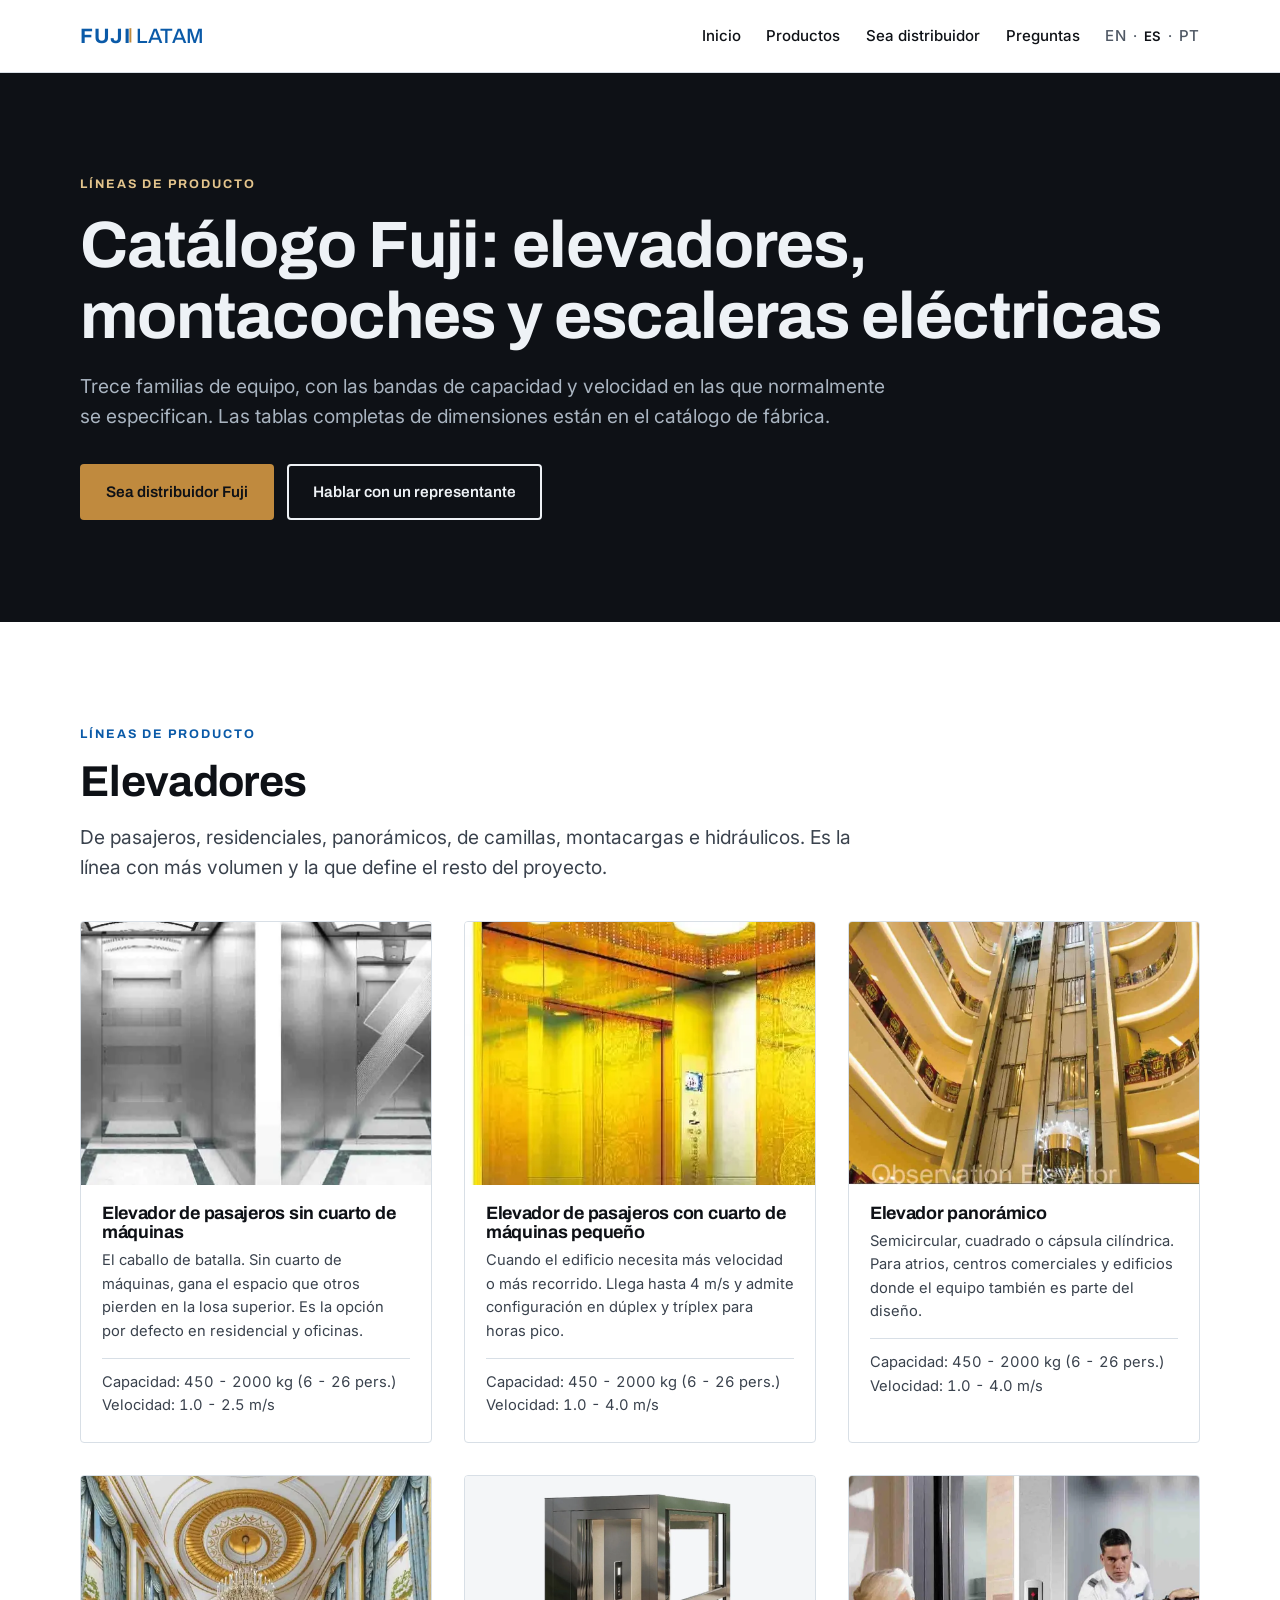
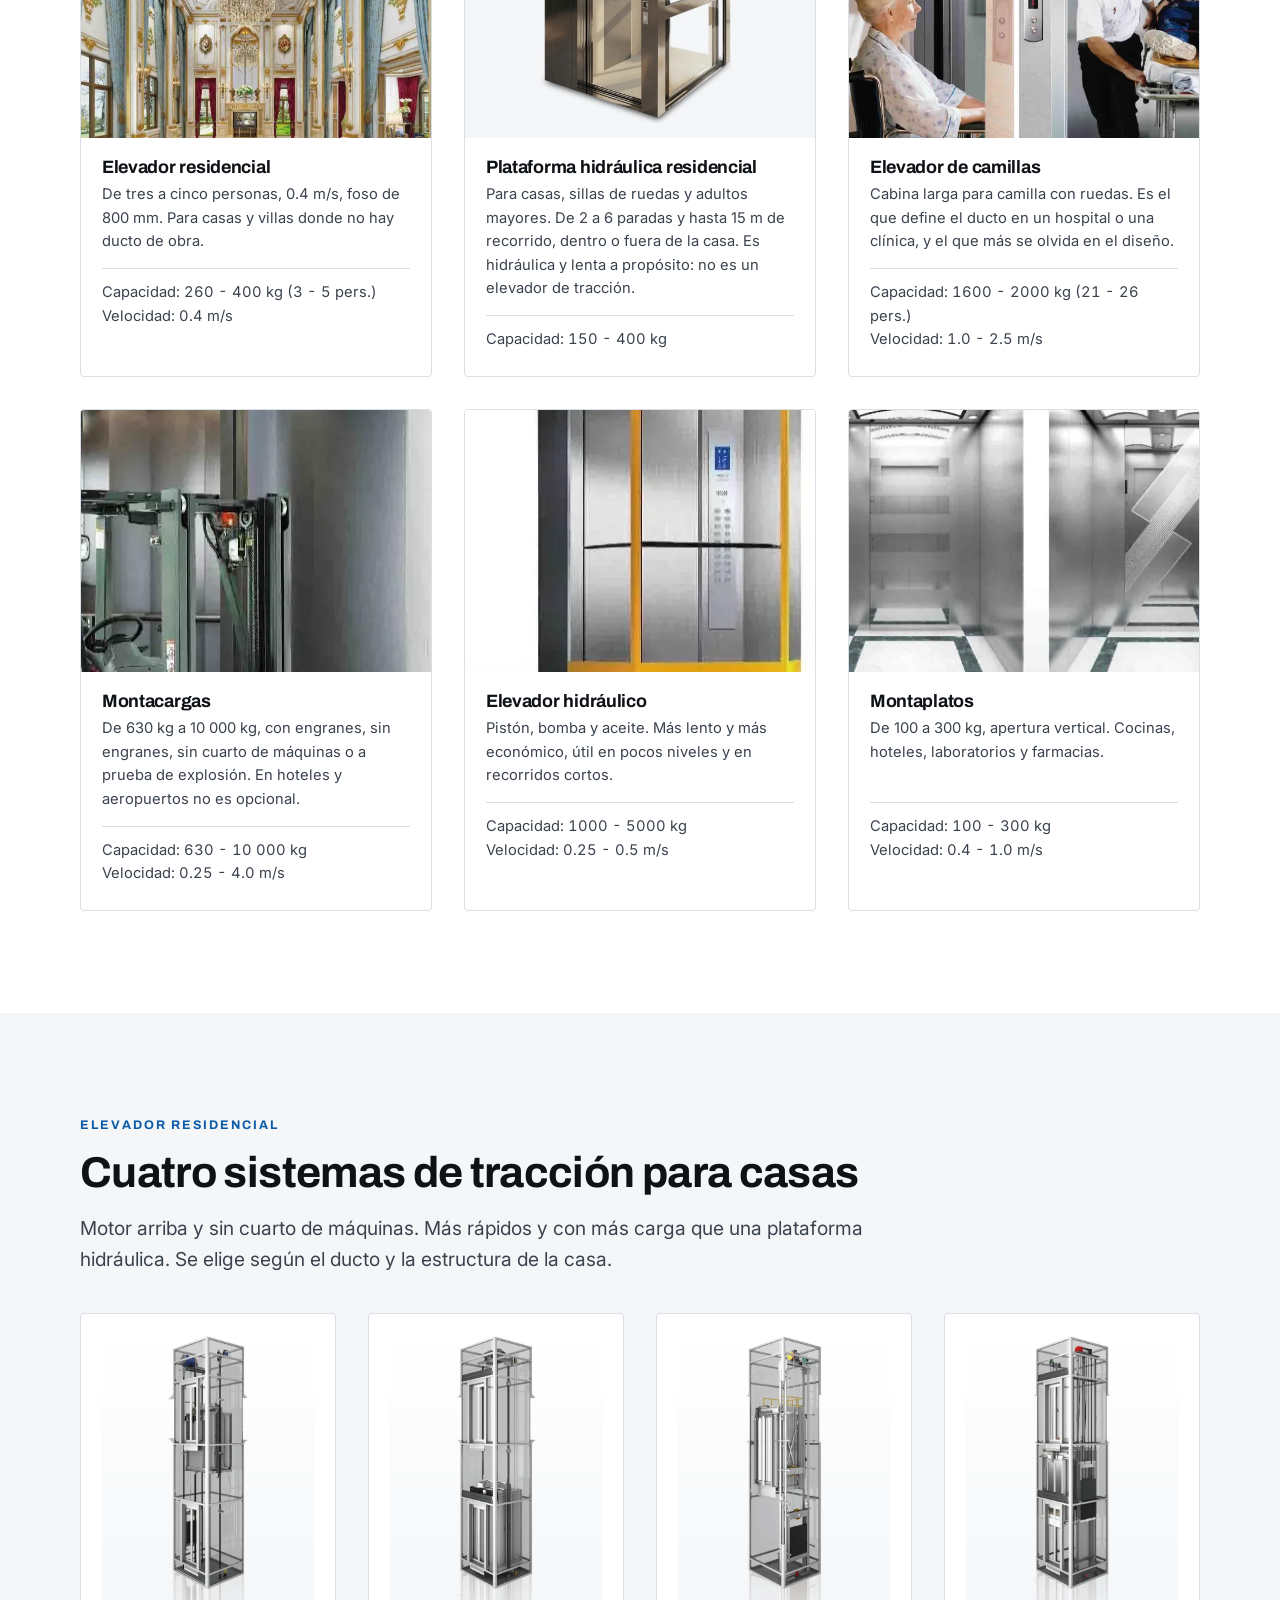
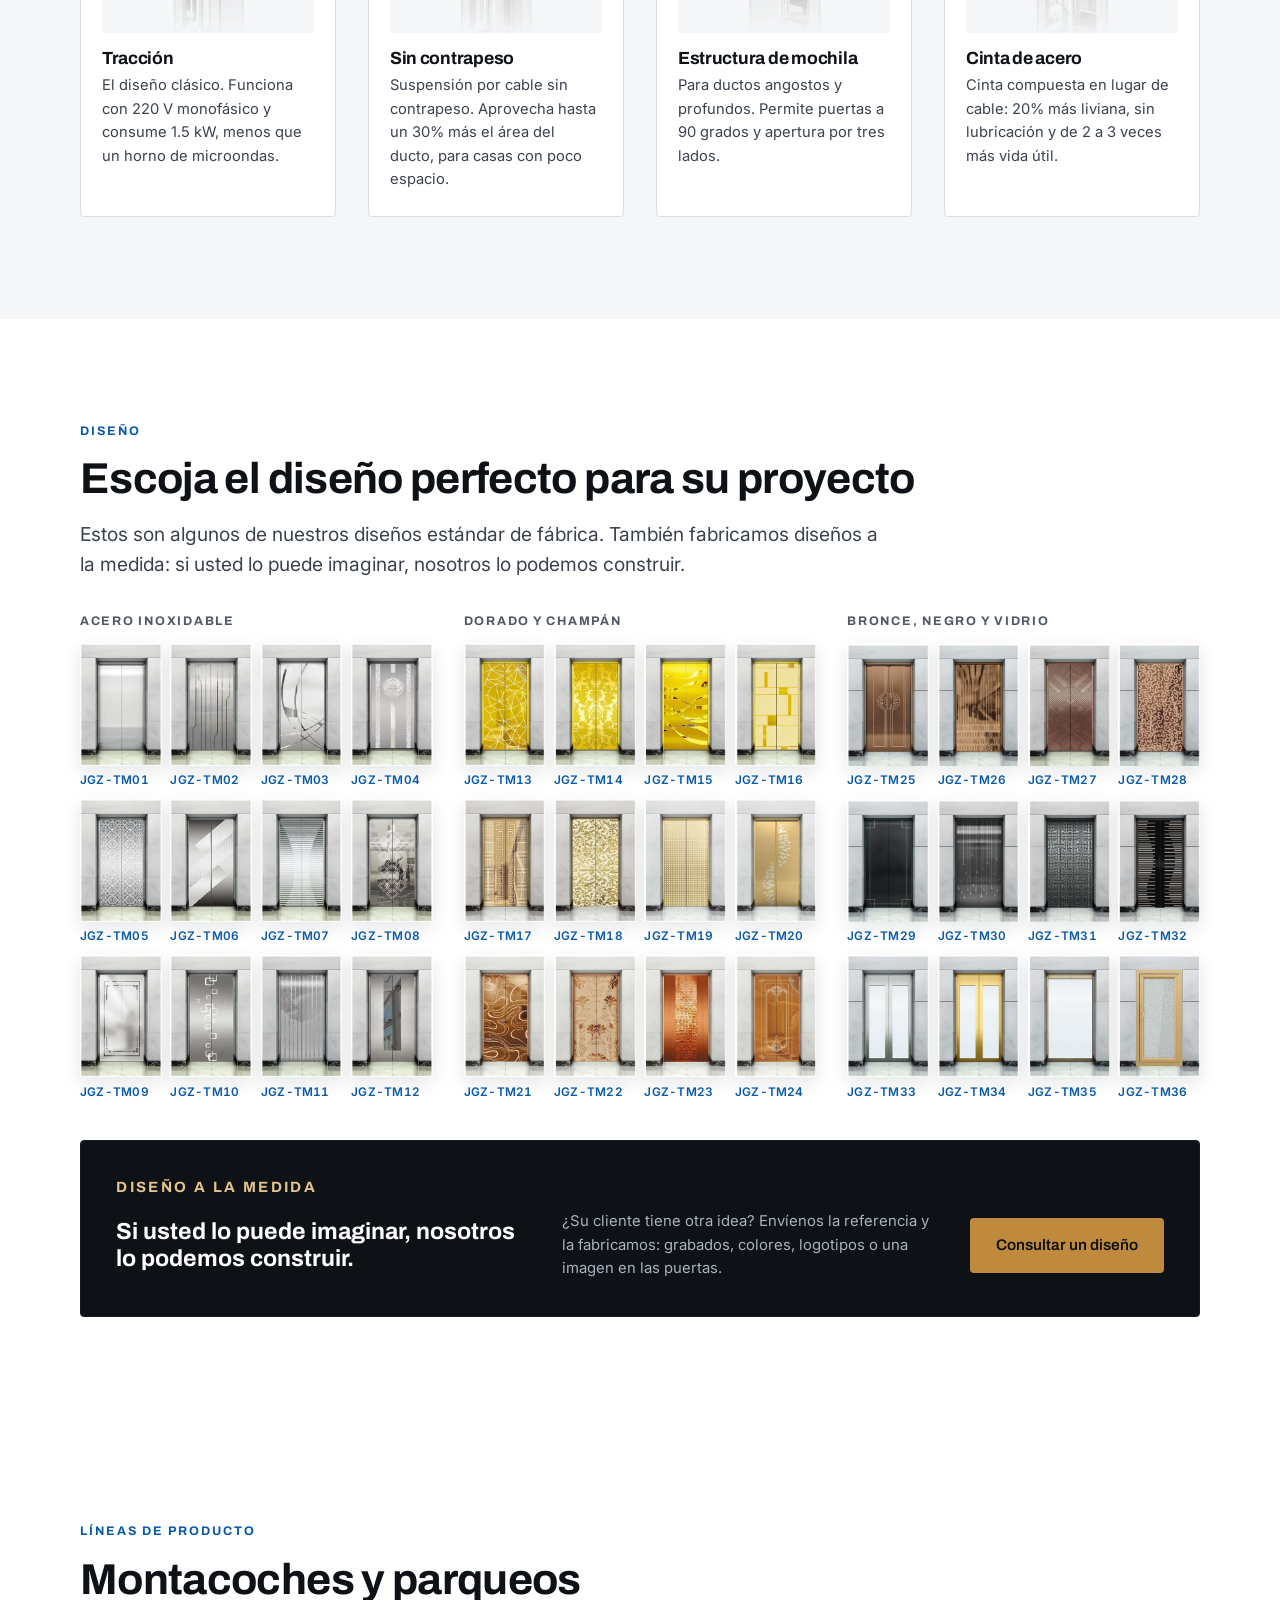
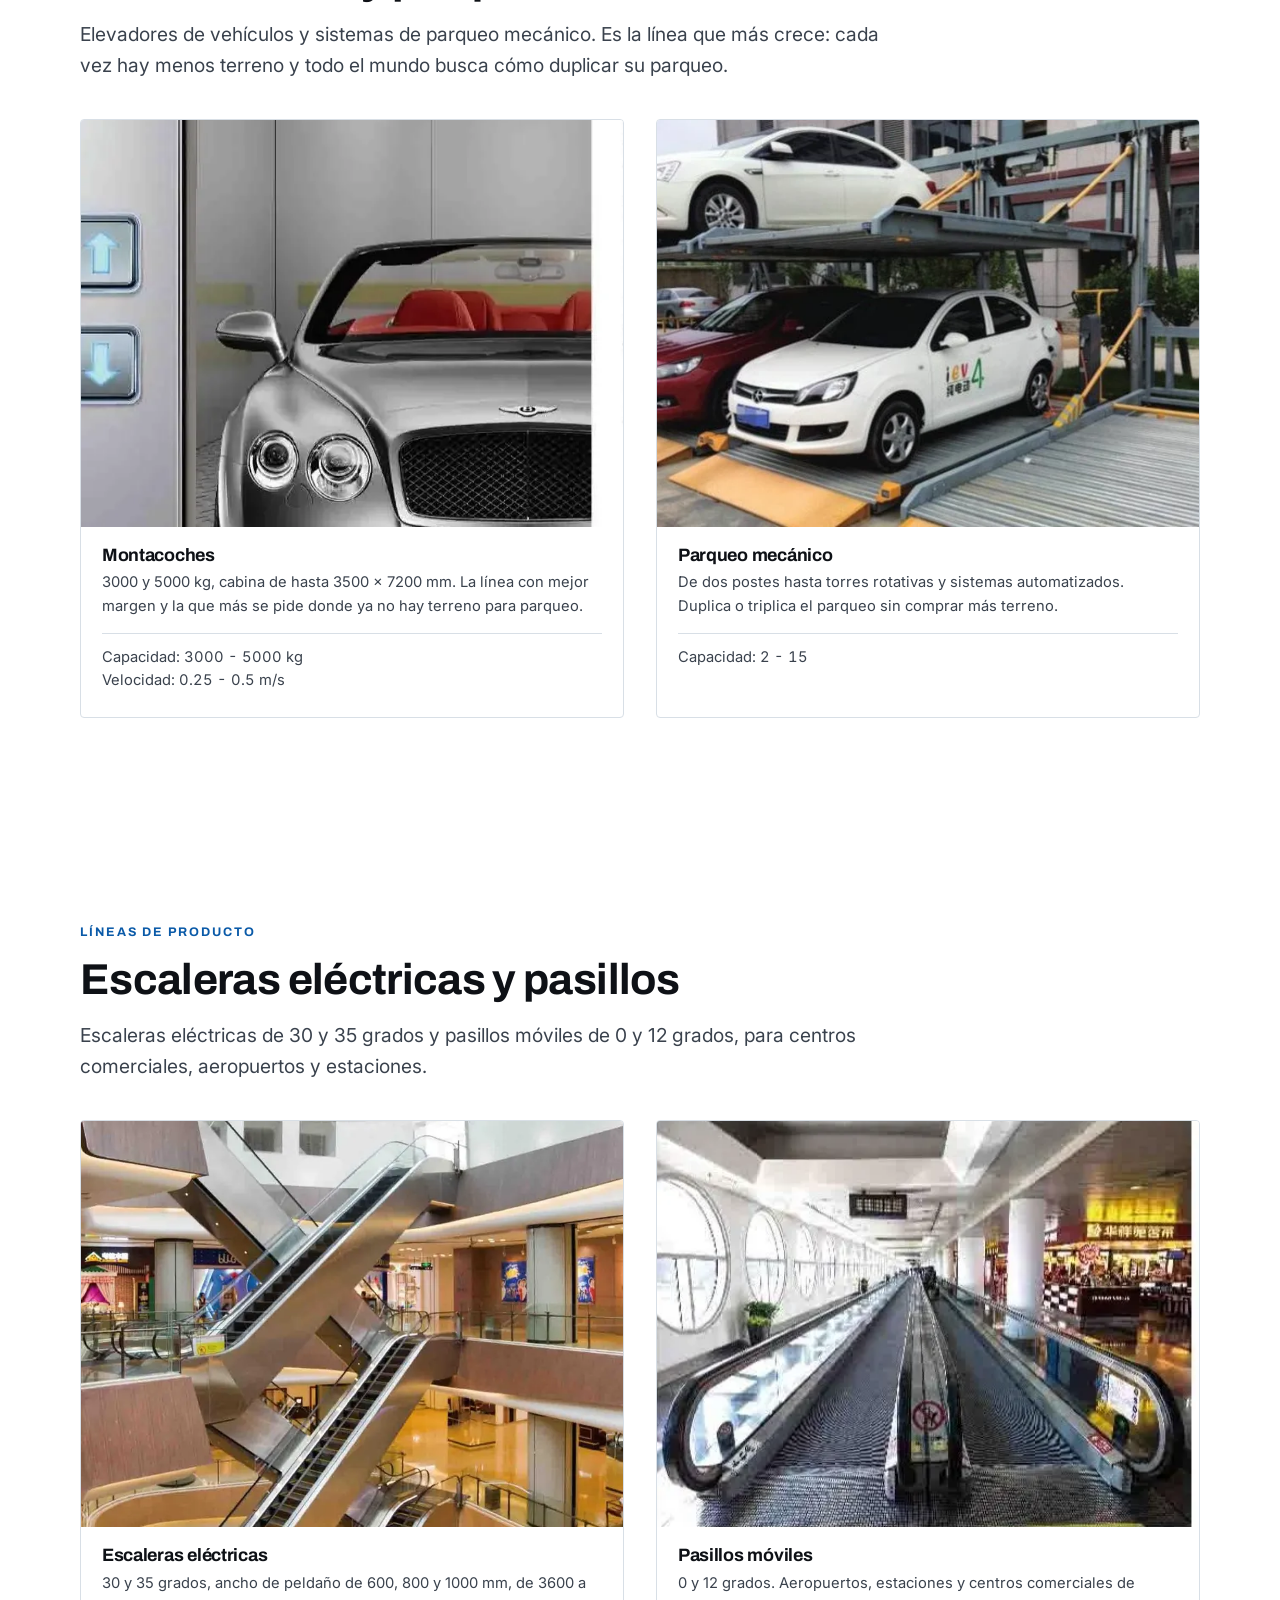
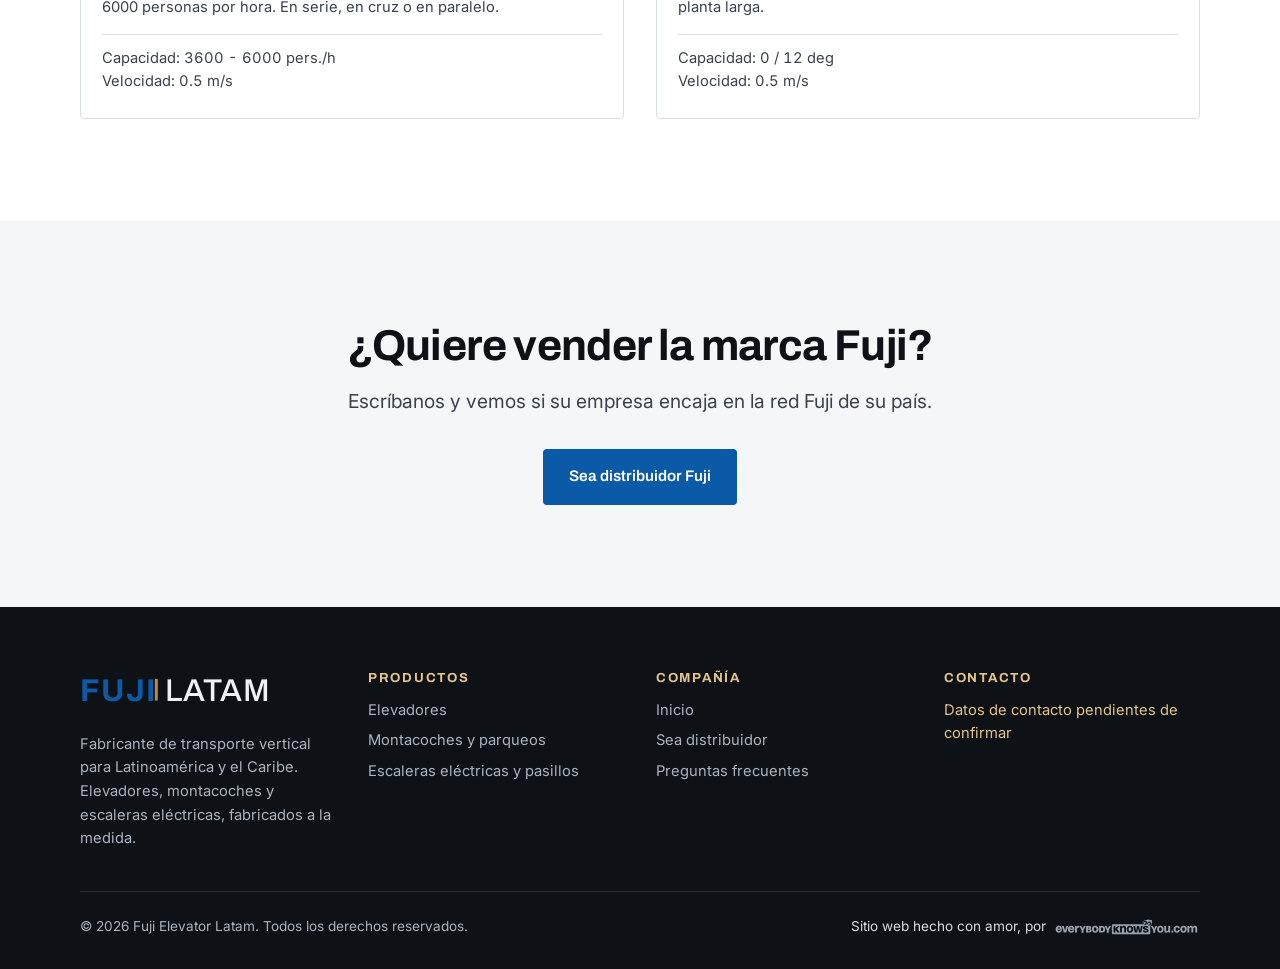
<file: es/products.html>
<!DOCTYPE html>
<html lang="es">
<head>
  <meta charset="UTF-8">
  <meta name="viewport" content="width=device-width, initial-scale=1.0">
  <title>Elevadores, montacoches y escaleras eléctricas | FujiLatam</title>
  <meta name="description" content="Catálogo Fuji completo: elevadores de pasajeros, residenciales, de camillas, montacargas, montacoches, parqueos mecánicos y escaleras eléctricas.">
  <meta name="keywords" content="fabricante de elevadores, elevadores Latinoamérica, montacoches, escaleras eléctricas, distribuidor de elevadores, ascensores, Fuji, transporte vertical, montacargas, parqueo mecánico">

  <link rel="canonical" href="https://fujielevatorlatam.com/es/products.html">
  <link rel="alternate" hreflang="en" href="https://fujielevatorlatam.com/products.html">
  <link rel="alternate" hreflang="es" href="https://fujielevatorlatam.com/es/products.html">
  <link rel="alternate" hreflang="pt" href="https://fujielevatorlatam.com/pt/products.html">
  <link rel="alternate" hreflang="x-default" href="https://fujielevatorlatam.com/products.html">

  <meta property="og:title" content="Elevadores, montacoches y escaleras eléctricas | FujiLatam">
  <meta property="og:description" content="Catálogo Fuji completo: elevadores de pasajeros, residenciales, de camillas, montacargas, montacoches, parqueos mecánicos y escaleras eléctricas.">
  <meta property="og:type" content="website">
  <meta property="og:url" content="https://fujielevatorlatam.com/es/products.html">
  <meta property="og:image" content="https://fujielevatorlatam.com/assets/images/social-share/share-fujilatam-fujielevatorlatam.com.jpg">
  <meta property="og:image:width" content="1200">
  <meta property="og:image:height" content="630">
  <meta property="og:image:alt" content="FujiLatam, Líderes en fabricación de todo tipo de transporte vertical">
  <meta property="og:site_name" content="FujiLatam">
  <meta property="og:locale" content="es_SV">
  <meta property="og:locale:alternate" content="es_SV">
  <meta property="og:locale:alternate" content="pt_BR">

  <meta name="twitter:card" content="summary_large_image">
  <meta name="twitter:title" content="Elevadores, montacoches y escaleras eléctricas | FujiLatam">
  <meta name="twitter:description" content="Catálogo Fuji completo: elevadores de pasajeros, residenciales, de camillas, montacargas, montacoches, parqueos mecánicos y escaleras eléctricas.">
  <meta name="twitter:image" content="https://fujielevatorlatam.com/assets/images/social-share/share-fujilatam-fujielevatorlatam.com.jpg">

  <meta name="robots" content="noindex, nofollow">
  <meta name="author" content="Fuji Elevator Latam">
  <meta name="theme-color" content="#0A5AA8">
  <meta name="geo.region" content="SV">
  <meta name="geo.placename" content="Latin America">
  <meta http-equiv="content-language" content="es">

  <link rel="icon" href="../favicon.svg" type="image/svg+xml">
  <link rel="icon" href="../favicon.ico" sizes="any">
  <link rel="apple-touch-icon" href="../apple-touch-icon.png">
  <link rel="manifest" href="../site.webmanifest">
  <link rel="alternate" type="text/plain" title="llms.txt" href="https://fujielevatorlatam.com/llms.txt">

  <link rel="preload" as="image" href="../assets/images/hero/hero-poster-fujilatam-fujielevatorlatam.com.webp" type="image/webp">
  <link rel="preconnect" href="https://fonts.googleapis.com">
  <link rel="preconnect" href="https://fonts.gstatic.com" crossorigin>
  <link rel="preload" as="style" href="https://fonts.googleapis.com/css2?family=Archivo:wght@500;600;700&family=Inter:wght@400;500;600&display=swap">
  <link rel="stylesheet" href="https://fonts.googleapis.com/css2?family=Archivo:wght@500;600;700&family=Inter:wght@400;500;600&display=swap" media="print" onload="this.media='all'">
  <noscript><link rel="stylesheet" href="https://fonts.googleapis.com/css2?family=Archivo:wght@500;600;700&family=Inter:wght@400;500;600&display=swap"></noscript>

  <link rel="stylesheet" href="../assets/css/tokens.css">
  <link rel="stylesheet" href="../assets/css/styles.css">

<script type="application/ld+json">
{
 "@context": "https://schema.org",
 "@graph": [
  {
   "@type": "Organization",
   "@id": "https://fujielevatorlatam.com/#org",
   "name": "Fuji Elevator Latam",
   "alternateName": [
    "FujiLatam",
    "Fuji Elevator"
   ],
   "url": "https://fujielevatorlatam.com/",
   "logo": "https://fujielevatorlatam.com/assets/images/logos/logo-fujilatam-fujielevatorlatam.com.svg",
   "image": "https://fujielevatorlatam.com/assets/images/social-share/share-fujilatam-fujielevatorlatam.com.jpg",
   "slogan": "Líderes en fabricación de todo tipo de transporte vertical",
   "description": "¿Busca fabricante de elevadores para su empresa instaladora? FujiLatam fabrica a la medida y exporta a toda Latinoamérica. Sea distribuidor Fuji.",
   "areaServed": [
    "SV",
    "GT",
    "HN",
    "NI",
    "CR",
    "PA",
    "MX",
    "CO",
    "PE",
    "EC",
    "CL",
    "AR",
    "BR",
    "DO",
    "PR",
    "BO"
   ],
   "knowsLanguage": [
    "es",
    "en",
    "pt"
   ],
   "knowsAbout": [
    "Elevador de pasajeros sin cuarto de máquinas",
    "Elevador panorámico",
    "Elevador residencial",
    "Elevador de camillas",
    "Montacargas",
    "Montacoches",
    "Parqueo mecánico",
    "Escaleras eléctricas",
    "Pasillos móviles"
   ],
   "address": {
    "@type": "PostalAddress",
    "addressCountry": "SV"
   }
  },
  {
   "@type": [
    "ProfessionalService",
    "LocalBusiness"
   ],
   "@id": "https://fujielevatorlatam.com/#service",
   "name": "FujiLatam",
   "parentOrganization": {
    "@id": "https://fujielevatorlatam.com/#org"
   },
   "description": "FujiLatam no instala ni da mantenimiento. Fabricamos y exportamos. El proyecto, la instalación y el cliente final quedan con usted.",
   "url": "https://fujielevatorlatam.com/",
   "image": "https://fujielevatorlatam.com/assets/images/social-share/share-fujilatam-fujielevatorlatam.com.jpg",
   "priceRange": "$$$",
   "address": {
    "@type": "PostalAddress",
    "addressCountry": "SV"
   },
   "areaServed": [
    {
     "@type": "Country",
     "name": "Latin America"
    },
    {
     "@type": "Country",
     "name": "Caribbean"
    }
   ],
   "serviceType": [
    "Elevadores",
    "Montacoches y parqueos",
    "Escaleras eléctricas y pasillos"
   ],
   "currenciesAccepted": "USD",
   "hasOfferCatalog": {
    "@id": "https://fujielevatorlatam.com/#catalog"
   }
  },
  {
   "@type": "OfferCatalog",
   "@id": "https://fujielevatorlatam.com/#catalog",
   "name": "Elevadores, montacoches y escaleras eléctricas",
   "itemListElement": [
    {
     "@type": "Offer",
     "itemOffered": {
      "@type": "Service",
      "name": "Elevador de pasajeros sin cuarto de máquinas",
      "description": "El caballo de batalla. Sin cuarto de máquinas, gana el espacio que otros pierden en la losa superior. Es la opción por defecto en residencial y oficinas.",
      "provider": {
       "@id": "https://fujielevatorlatam.com/#org"
      }
     }
    },
    {
     "@type": "Offer",
     "itemOffered": {
      "@type": "Service",
      "name": "Elevador de pasajeros con cuarto de máquinas pequeño",
      "description": "Cuando el edificio necesita más velocidad o más recorrido. Llega hasta 4 m/s y admite configuración en dúplex y tríplex para horas pico.",
      "provider": {
       "@id": "https://fujielevatorlatam.com/#org"
      }
     }
    },
    {
     "@type": "Offer",
     "itemOffered": {
      "@type": "Service",
      "name": "Elevador panorámico",
      "description": "Semicircular, cuadrado o cápsula cilíndrica. Para atrios, centros comerciales y edificios donde el equipo también es parte del diseño.",
      "provider": {
       "@id": "https://fujielevatorlatam.com/#org"
      }
     }
    },
    {
     "@type": "Offer",
     "itemOffered": {
      "@type": "Service",
      "name": "Elevador residencial",
      "description": "De tres a cinco personas, 0.4 m/s, foso de 800 mm. Para casas y villas donde no hay ducto de obra.",
      "provider": {
       "@id": "https://fujielevatorlatam.com/#org"
      }
     }
    },
    {
     "@type": "Offer",
     "itemOffered": {
      "@type": "Service",
      "name": "Elevador de camillas",
      "description": "Cabina larga para camilla con ruedas. Es el que define el ducto en un hospital o una clínica, y el que más se olvida en el diseño.",
      "provider": {
       "@id": "https://fujielevatorlatam.com/#org"
      }
     }
    },
    {
     "@type": "Offer",
     "itemOffered": {
      "@type": "Service",
      "name": "Montacargas",
      "description": "De 630 kg a 10 000 kg, con engranes, sin engranes, sin cuarto de máquinas o a prueba de explosión. En hoteles y aeropuertos no es opcional.",
      "provider": {
       "@id": "https://fujielevatorlatam.com/#org"
      }
     }
    },
    {
     "@type": "Offer",
     "itemOffered": {
      "@type": "Service",
      "name": "Montacoches",
      "description": "3000 y 5000 kg, cabina de hasta 3500 x 7200 mm. La línea con mejor margen y la que más se pide donde ya no hay terreno para parqueo.",
      "provider": {
       "@id": "https://fujielevatorlatam.com/#org"
      }
     }
    },
    {
     "@type": "Offer",
     "itemOffered": {
      "@type": "Service",
      "name": "Parqueo mecánico",
      "description": "De dos postes hasta torres rotativas y sistemas automatizados. Duplica o triplica el parqueo sin comprar más terreno.",
      "provider": {
       "@id": "https://fujielevatorlatam.com/#org"
      }
     }
    },
    {
     "@type": "Offer",
     "itemOffered": {
      "@type": "Service",
      "name": "Escaleras eléctricas",
      "description": "30 y 35 grados, ancho de peldaño de 600, 800 y 1000 mm, de 3600 a 6000 personas por hora. En serie, en cruz o en paralelo.",
      "provider": {
       "@id": "https://fujielevatorlatam.com/#org"
      }
     }
    },
    {
     "@type": "Offer",
     "itemOffered": {
      "@type": "Service",
      "name": "Pasillos móviles",
      "description": "0 y 12 grados. Aeropuertos, estaciones y centros comerciales de planta larga.",
      "provider": {
       "@id": "https://fujielevatorlatam.com/#org"
      }
     }
    }
   ]
  },
  {
   "@type": "WebSite",
   "@id": "https://fujielevatorlatam.com/#website",
   "url": "https://fujielevatorlatam.com/",
   "name": "FujiLatam",
   "inLanguage": [
    "en",
    "es",
    "pt"
   ],
   "publisher": {
    "@id": "https://fujielevatorlatam.com/#org"
   }
  }
 ]
}
</script>
</head>
<body>
<header class="site-header">
  <div class="wrap">
    <a class="brand" href="index.html" aria-label="FujiLatam"><svg class="" viewBox="0 0 260 40" role="img" aria-label="FujiLatam" xmlns="http://www.w3.org/2000/svg"><text x="0" y="30" font-family="Archivo, Arial, sans-serif" font-size="32" font-weight="700" letter-spacing="1" fill="var(--accent)">FUJI</text><text x="86" y="30" font-family="Archivo, Arial, sans-serif" font-size="32" font-weight="500" letter-spacing="1" fill="currentColor">LATAM</text><rect x="76" y="8" width="3" height="22" fill="var(--brass)"/></svg></a>
    <button class="nav-toggle" aria-expanded="false" aria-controls="nav" aria-label="Menu">&#9776;</button>
    <nav class="nav" id="nav">
      <a href="index.html">Inicio</a><a href="products.html">Productos</a><a href="distributors.html">Sea distribuidor</a><a href="index.html#faq">Preguntas</a>
      <span class="lang"><a href="../products.html">EN</a> &middot; <span class="active">ES</span> &middot; <a href="../pt/products.html">PT</a></span>
    </nav>
  </div>
</header>
<main>

<section class="section section--dark">
  <div class="wrap">
    <p class="eyebrow">Líneas de producto</p>
    <h1>Catálogo Fuji: elevadores, montacoches y escaleras eléctricas</h1>
    <p class="lede" style="margin-top:1.2rem">Trece familias de equipo, con las bandas de capacidad y velocidad en las que normalmente se especifican. Las tablas completas de dimensiones están en el catálogo de fábrica.</p>
    <div class="btnrow">
      <a class="btn btn--brass" href="distributors.html">Sea distribuidor Fuji</a>
      <a class="btn btn--ghost" href="index.html#finder">Hablar con un representante</a>
    </div>
  </div>
</section>

<section class="section" id="elevadores">
  <div class="wrap">
    <p class="eyebrow">Líneas de producto</p>
    <h2>Elevadores</h2>
    <p class="lede" style="margin-top:1rem;margin-bottom:2.4rem">De pasajeros, residenciales, panorámicos, de camillas, montacargas e hidráulicos. Es la línea con más volumen y la que define el resto del proyecto.</p>
    <div class="grid grid--3"><article class="pcard reveal" id="f-mrl"><div class="pcard__img"><img src="../assets/images/products/cabina-estandar-fujilatam-fujielevatorlatam.com.webp" alt="Elevador de pasajeros sin cuarto de máquinas" loading="lazy" width="1200" height="900"></div><div class="pcard__body"><h3>Elevador de pasajeros sin cuarto de máquinas</h3><p>El caballo de batalla. Sin cuarto de máquinas, gana el espacio que otros pierden en la losa superior. Es la opción por defecto en residencial y oficinas.</p><p class="pcard__spec">Capacidad: 450 - 2000 kg (6 - 26 pers.)<br>Velocidad: 1.0 - 2.5 m/s</p></div></article><article class="pcard reveal" id="f-smr"><div class="pcard__img"><img src="../assets/images/products/cabina-lujo-oro-fujilatam-fujielevatorlatam.com.webp" alt="Elevador de pasajeros con cuarto de máquinas pequeño" loading="lazy" width="1200" height="900"></div><div class="pcard__body"><h3>Elevador de pasajeros con cuarto de máquinas pequeño</h3><p>Cuando el edificio necesita más velocidad o más recorrido. Llega hasta 4 m/s y admite configuración en dúplex y tríplex para horas pico.</p><p class="pcard__spec">Capacidad: 450 - 2000 kg (6 - 26 pers.)<br>Velocidad: 1.0 - 4.0 m/s</p></div></article><article class="pcard reveal" id="f-pano"><div class="pcard__img"><img src="../assets/images/products/elevador-panoramico-fujilatam-fujielevatorlatam.com.webp" alt="Elevador panorámico" loading="lazy" width="1200" height="900"></div><div class="pcard__body"><h3>Elevador panorámico</h3><p>Semicircular, cuadrado o cápsula cilíndrica. Para atrios, centros comerciales y edificios donde el equipo también es parte del diseño.</p><p class="pcard__spec">Capacidad: 450 - 2000 kg (6 - 26 pers.)<br>Velocidad: 1.0 - 4.0 m/s</p></div></article><article class="pcard reveal" id="f-villa"><div class="pcard__img"><img src="../assets/images/products/elevador-residencial-fujilatam-fujielevatorlatam.com.webp" alt="Elevador residencial" loading="lazy" width="1200" height="900"></div><div class="pcard__body"><h3>Elevador residencial</h3><p>De tres a cinco personas, 0.4 m/s, foso de 800 mm. Para casas y villas donde no hay ducto de obra.</p><p class="pcard__spec">Capacidad: 260 - 400 kg (3 - 5 pers.)<br>Velocidad: 0.4 m/s</p></div></article><article class="pcard reveal" id="f-plat"><div class="pcard__img"><img src="../assets/images/products/plataforma-residencial-fujilatam-fujielevatorlatam.com.webp" alt="Plataforma hidráulica residencial" loading="lazy" width="1200" height="900"></div><div class="pcard__body"><h3>Plataforma hidráulica residencial</h3><p>Para casas, sillas de ruedas y adultos mayores. De 2 a 6 paradas y hasta 15 m de recorrido, dentro o fuera de la casa. Es hidráulica y lenta a propósito: no es un elevador de tracción.</p><p class="pcard__spec">Capacidad: 150 - 400 kg</p></div></article><article class="pcard reveal" id="f-bed"><div class="pcard__img"><img src="../assets/images/products/elevador-camillas-fujilatam-fujielevatorlatam.com.webp" alt="Elevador de camillas" loading="lazy" width="1200" height="900"></div><div class="pcard__body"><h3>Elevador de camillas</h3><p>Cabina larga para camilla con ruedas. Es el que define el ducto en un hospital o una clínica, y el que más se olvida en el diseño.</p><p class="pcard__spec">Capacidad: 1600 - 2000 kg (21 - 26 pers.)<br>Velocidad: 1.0 - 2.5 m/s</p></div></article><article class="pcard reveal" id="f-freight"><div class="pcard__img"><img src="../assets/images/products/montacargas-fujilatam-fujielevatorlatam.com.webp" alt="Montacargas" loading="lazy" width="1200" height="900"></div><div class="pcard__body"><h3>Montacargas</h3><p>De 630 kg a 10 000 kg, con engranes, sin engranes, sin cuarto de máquinas o a prueba de explosión. En hoteles y aeropuertos no es opcional.</p><p class="pcard__spec">Capacidad: 630 - 10 000 kg<br>Velocidad: 0.25 - 4.0 m/s</p></div></article><article class="pcard reveal" id="f-hydra"><div class="pcard__img"><img src="../assets/images/products/elevador-capsula-fujilatam-fujielevatorlatam.com.webp" alt="Elevador hidráulico" loading="lazy" width="1200" height="900"></div><div class="pcard__body"><h3>Elevador hidráulico</h3><p>Pistón, bomba y aceite. Más lento y más económico, útil en pocos niveles y en recorridos cortos.</p><p class="pcard__spec">Capacidad: 1000 - 5000 kg<br>Velocidad: 0.25 - 0.5 m/s</p></div></article><article class="pcard reveal" id="f-dumb"><div class="pcard__img"><img src="../assets/images/products/cabina-estandar-fujilatam-fujielevatorlatam.com.webp" alt="Montaplatos" loading="lazy" width="1200" height="900"></div><div class="pcard__body"><h3>Montaplatos</h3><p>De 100 a 300 kg, apertura vertical. Cocinas, hoteles, laboratorios y farmacias.</p><p class="pcard__spec">Capacidad: 100 - 300 kg<br>Velocidad: 0.4 - 1.0 m/s</p></div></article></div>
  </div>
</section>
<section class="section section--surface" id="residencial">
  <div class="wrap">
    <p class="eyebrow">Elevador residencial</p>
    <h2>Cuatro sistemas de tracción para casas</h2>
    <p class="lede" style="margin-top:1rem;margin-bottom:2.4rem">Motor arriba y sin cuarto de máquinas. Más rápidos y con más carga que una plataforma hidráulica. Se elige según el ducto y la estructura de la casa.</p>
    <div class="grid grid--4"><article class="shaft reveal reveal-d1"><div class="shaft__img"><img src="../assets/images/designs/residencial-traccion-fujilatam-fujielevatorlatam.com.webp" alt="Tracción" loading="lazy" width="230" height="900"></div><h3>Tracción</h3><p>El diseño clásico. Funciona con 220 V monofásico y consume 1.5 kW, menos que un horno de microondas.</p></article><article class="shaft reveal reveal-d2"><div class="shaft__img"><img src="../assets/images/designs/residencial-sin-contrapeso-fujilatam-fujielevatorlatam.com.webp" alt="Sin contrapeso" loading="lazy" width="230" height="900"></div><h3>Sin contrapeso</h3><p>Suspensión por cable sin contrapeso. Aprovecha hasta un 30% más el área del ducto, para casas con poco espacio.</p></article><article class="shaft reveal reveal-d3"><div class="shaft__img"><img src="../assets/images/designs/residencial-mochila-fujilatam-fujielevatorlatam.com.webp" alt="Estructura de mochila" loading="lazy" width="230" height="900"></div><h3>Estructura de mochila</h3><p>Para ductos angostos y profundos. Permite puertas a 90 grados y apertura por tres lados.</p></article><article class="shaft reveal reveal-d4"><div class="shaft__img"><img src="../assets/images/designs/residencial-cinta-acero-fujilatam-fujielevatorlatam.com.webp" alt="Cinta de acero" loading="lazy" width="230" height="900"></div><h3>Cinta de acero</h3><p>Cinta compuesta en lugar de cable: 20% más liviana, sin lubricación y de 2 a 3 veces más vida útil.</p></article></div>
  </div>
</section>
<section class="section" id="disenos">
  <div class="wrap">
    <p class="eyebrow">Diseño</p>
    <h2>Escoja el diseño perfecto para su proyecto</h2>
    <p class="lede" style="margin-top:1rem;margin-bottom:2rem">Estos son algunos de nuestros diseños estándar de fábrica. También fabricamos diseños a la medida: si usted lo puede imaginar, nosotros lo podemos construir.</p>
    <div class="gallery" data-gallery>
      
      <div class="gallery__body">
        <div>
          <div class="tabpanel" id="panel-doors"><div class="dgroup"><p class="dgroup__t">Acero inoxidable</p><div class="dgroup__grid"><figure class="door"><img src="../assets/images/designs/puerta-jgz-tm01-fujilatam-fujielevatorlatam.com.webp" alt="JGZ-TM01" loading="lazy" width="240" height="360"><figcaption>JGZ-TM01</figcaption></figure><figure class="door"><img src="../assets/images/designs/puerta-jgz-tm02-fujilatam-fujielevatorlatam.com.webp" alt="JGZ-TM02" loading="lazy" width="240" height="360"><figcaption>JGZ-TM02</figcaption></figure><figure class="door"><img src="../assets/images/designs/puerta-jgz-tm03-fujilatam-fujielevatorlatam.com.webp" alt="JGZ-TM03" loading="lazy" width="240" height="360"><figcaption>JGZ-TM03</figcaption></figure><figure class="door"><img src="../assets/images/designs/puerta-jgz-tm04-fujilatam-fujielevatorlatam.com.webp" alt="JGZ-TM04" loading="lazy" width="240" height="360"><figcaption>JGZ-TM04</figcaption></figure><figure class="door"><img src="../assets/images/designs/puerta-jgz-tm05-fujilatam-fujielevatorlatam.com.webp" alt="JGZ-TM05" loading="lazy" width="240" height="360"><figcaption>JGZ-TM05</figcaption></figure><figure class="door"><img src="../assets/images/designs/puerta-jgz-tm06-fujilatam-fujielevatorlatam.com.webp" alt="JGZ-TM06" loading="lazy" width="240" height="360"><figcaption>JGZ-TM06</figcaption></figure><figure class="door"><img src="../assets/images/designs/puerta-jgz-tm07-fujilatam-fujielevatorlatam.com.webp" alt="JGZ-TM07" loading="lazy" width="240" height="360"><figcaption>JGZ-TM07</figcaption></figure><figure class="door"><img src="../assets/images/designs/puerta-jgz-tm08-fujilatam-fujielevatorlatam.com.webp" alt="JGZ-TM08" loading="lazy" width="240" height="360"><figcaption>JGZ-TM08</figcaption></figure><figure class="door"><img src="../assets/images/designs/puerta-jgz-tm09-fujilatam-fujielevatorlatam.com.webp" alt="JGZ-TM09" loading="lazy" width="240" height="360"><figcaption>JGZ-TM09</figcaption></figure><figure class="door"><img src="../assets/images/designs/puerta-jgz-tm10-fujilatam-fujielevatorlatam.com.webp" alt="JGZ-TM10" loading="lazy" width="240" height="360"><figcaption>JGZ-TM10</figcaption></figure><figure class="door"><img src="../assets/images/designs/puerta-jgz-tm11-fujilatam-fujielevatorlatam.com.webp" alt="JGZ-TM11" loading="lazy" width="240" height="360"><figcaption>JGZ-TM11</figcaption></figure><figure class="door"><img src="../assets/images/designs/puerta-jgz-tm12-fujilatam-fujielevatorlatam.com.webp" alt="JGZ-TM12" loading="lazy" width="240" height="360"><figcaption>JGZ-TM12</figcaption></figure></div></div><div class="dgroup"><p class="dgroup__t">Dorado y champán</p><div class="dgroup__grid"><figure class="door"><img src="../assets/images/designs/puerta-jgz-tm13-fujilatam-fujielevatorlatam.com.webp" alt="JGZ-TM13" loading="lazy" width="240" height="360"><figcaption>JGZ-TM13</figcaption></figure><figure class="door"><img src="../assets/images/designs/puerta-jgz-tm14-fujilatam-fujielevatorlatam.com.webp" alt="JGZ-TM14" loading="lazy" width="240" height="360"><figcaption>JGZ-TM14</figcaption></figure><figure class="door"><img src="../assets/images/designs/puerta-jgz-tm15-fujilatam-fujielevatorlatam.com.webp" alt="JGZ-TM15" loading="lazy" width="240" height="360"><figcaption>JGZ-TM15</figcaption></figure><figure class="door"><img src="../assets/images/designs/puerta-jgz-tm16-fujilatam-fujielevatorlatam.com.webp" alt="JGZ-TM16" loading="lazy" width="240" height="360"><figcaption>JGZ-TM16</figcaption></figure><figure class="door"><img src="../assets/images/designs/puerta-jgz-tm17-fujilatam-fujielevatorlatam.com.webp" alt="JGZ-TM17" loading="lazy" width="240" height="360"><figcaption>JGZ-TM17</figcaption></figure><figure class="door"><img src="../assets/images/designs/puerta-jgz-tm18-fujilatam-fujielevatorlatam.com.webp" alt="JGZ-TM18" loading="lazy" width="240" height="360"><figcaption>JGZ-TM18</figcaption></figure><figure class="door"><img src="../assets/images/designs/puerta-jgz-tm19-fujilatam-fujielevatorlatam.com.webp" alt="JGZ-TM19" loading="lazy" width="240" height="360"><figcaption>JGZ-TM19</figcaption></figure><figure class="door"><img src="../assets/images/designs/puerta-jgz-tm20-fujilatam-fujielevatorlatam.com.webp" alt="JGZ-TM20" loading="lazy" width="240" height="360"><figcaption>JGZ-TM20</figcaption></figure><figure class="door"><img src="../assets/images/designs/puerta-jgz-tm21-fujilatam-fujielevatorlatam.com.webp" alt="JGZ-TM21" loading="lazy" width="240" height="360"><figcaption>JGZ-TM21</figcaption></figure><figure class="door"><img src="../assets/images/designs/puerta-jgz-tm22-fujilatam-fujielevatorlatam.com.webp" alt="JGZ-TM22" loading="lazy" width="240" height="360"><figcaption>JGZ-TM22</figcaption></figure><figure class="door"><img src="../assets/images/designs/puerta-jgz-tm23-fujilatam-fujielevatorlatam.com.webp" alt="JGZ-TM23" loading="lazy" width="240" height="360"><figcaption>JGZ-TM23</figcaption></figure><figure class="door"><img src="../assets/images/designs/puerta-jgz-tm24-fujilatam-fujielevatorlatam.com.webp" alt="JGZ-TM24" loading="lazy" width="240" height="360"><figcaption>JGZ-TM24</figcaption></figure></div></div><div class="dgroup"><p class="dgroup__t">Bronce, negro y vidrio</p><div class="dgroup__grid"><figure class="door"><img src="../assets/images/designs/puerta-jgz-tm25-fujilatam-fujielevatorlatam.com.webp" alt="JGZ-TM25" loading="lazy" width="240" height="360"><figcaption>JGZ-TM25</figcaption></figure><figure class="door"><img src="../assets/images/designs/puerta-jgz-tm26-fujilatam-fujielevatorlatam.com.webp" alt="JGZ-TM26" loading="lazy" width="240" height="360"><figcaption>JGZ-TM26</figcaption></figure><figure class="door"><img src="../assets/images/designs/puerta-jgz-tm27-fujilatam-fujielevatorlatam.com.webp" alt="JGZ-TM27" loading="lazy" width="240" height="360"><figcaption>JGZ-TM27</figcaption></figure><figure class="door"><img src="../assets/images/designs/puerta-jgz-tm28-fujilatam-fujielevatorlatam.com.webp" alt="JGZ-TM28" loading="lazy" width="240" height="360"><figcaption>JGZ-TM28</figcaption></figure><figure class="door"><img src="../assets/images/designs/puerta-jgz-tm29-fujilatam-fujielevatorlatam.com.webp" alt="JGZ-TM29" loading="lazy" width="240" height="360"><figcaption>JGZ-TM29</figcaption></figure><figure class="door"><img src="../assets/images/designs/puerta-jgz-tm30-fujilatam-fujielevatorlatam.com.webp" alt="JGZ-TM30" loading="lazy" width="240" height="360"><figcaption>JGZ-TM30</figcaption></figure><figure class="door"><img src="../assets/images/designs/puerta-jgz-tm31-fujilatam-fujielevatorlatam.com.webp" alt="JGZ-TM31" loading="lazy" width="240" height="360"><figcaption>JGZ-TM31</figcaption></figure><figure class="door"><img src="../assets/images/designs/puerta-jgz-tm32-fujilatam-fujielevatorlatam.com.webp" alt="JGZ-TM32" loading="lazy" width="240" height="360"><figcaption>JGZ-TM32</figcaption></figure><figure class="door"><img src="../assets/images/designs/puerta-jgz-tm33-fujilatam-fujielevatorlatam.com.webp" alt="JGZ-TM33" loading="lazy" width="240" height="360"><figcaption>JGZ-TM33</figcaption></figure><figure class="door"><img src="../assets/images/designs/puerta-jgz-tm34-fujilatam-fujielevatorlatam.com.webp" alt="JGZ-TM34" loading="lazy" width="240" height="360"><figcaption>JGZ-TM34</figcaption></figure><figure class="door"><img src="../assets/images/designs/puerta-jgz-tm35-fujilatam-fujielevatorlatam.com.webp" alt="JGZ-TM35" loading="lazy" width="240" height="360"><figcaption>JGZ-TM35</figcaption></figure><figure class="door"><img src="../assets/images/designs/puerta-jgz-tm36-fujilatam-fujielevatorlatam.com.webp" alt="JGZ-TM36" loading="lazy" width="240" height="360"><figcaption>JGZ-TM36</figcaption></figure></div></div></div>
          
        </div>
        <aside class="custom reveal">
      <p class="eyebrow">Diseño a la medida</p>
      <p class="custom__big">Si usted lo puede imaginar, nosotros lo podemos construir.</p>
      <p>¿Su cliente tiene otra idea? Envíenos la referencia y la fabricamos: grabados, colores, logotipos o una imagen en las puertas.</p>
      <a class="btn btn--brass" href="distributors.html">Consultar un diseño</a>
    </aside>
      </div>
    </div>
  </div>
</section>
<section class="section" id="montacoches">
  <div class="wrap">
    <p class="eyebrow">Líneas de producto</p>
    <h2>Montacoches y parqueos</h2>
    <p class="lede" style="margin-top:1rem;margin-bottom:2.4rem">Elevadores de vehículos y sistemas de parqueo mecánico. Es la línea que más crece: cada vez hay menos terreno y todo el mundo busca cómo duplicar su parqueo.</p>
    <div class="grid grid--3"><article class="pcard reveal" id="f-car"><div class="pcard__img"><img src="../assets/images/products/montacoches-fujilatam-fujielevatorlatam.com.webp" alt="Montacoches" loading="lazy" width="1200" height="900"></div><div class="pcard__body"><h3>Montacoches</h3><p>3000 y 5000 kg, cabina de hasta 3500 x 7200 mm. La línea con mejor margen y la que más se pide donde ya no hay terreno para parqueo.</p><p class="pcard__spec">Capacidad: 3000 - 5000 kg<br>Velocidad: 0.25 - 0.5 m/s</p></div></article><article class="pcard reveal" id="f-parking"><div class="pcard__img"><img src="../assets/images/products/parqueo-mecanico-fujilatam-fujielevatorlatam.com.webp" alt="Parqueo mecánico" loading="lazy" width="1200" height="900"></div><div class="pcard__body"><h3>Parqueo mecánico</h3><p>De dos postes hasta torres rotativas y sistemas automatizados. Duplica o triplica el parqueo sin comprar más terreno.</p><p class="pcard__spec">Capacidad: 2 - 15</p></div></article></div>
  </div>
</section>
<section class="section" id="escaleras">
  <div class="wrap">
    <p class="eyebrow">Líneas de producto</p>
    <h2>Escaleras eléctricas y pasillos</h2>
    <p class="lede" style="margin-top:1rem;margin-bottom:2.4rem">Escaleras eléctricas de 30 y 35 grados y pasillos móviles de 0 y 12 grados, para centros comerciales, aeropuertos y estaciones.</p>
    <div class="grid grid--3"><article class="pcard reveal" id="f-esc"><div class="pcard__img"><img src="../assets/images/products/escaleras-electricas-fujilatam-fujielevatorlatam.com.webp" alt="Escaleras eléctricas" loading="lazy" width="1200" height="900"></div><div class="pcard__body"><h3>Escaleras eléctricas</h3><p>30 y 35 grados, ancho de peldaño de 600, 800 y 1000 mm, de 3600 a 6000 personas por hora. En serie, en cruz o en paralelo.</p><p class="pcard__spec">Capacidad: 3600 - 6000 pers./h<br>Velocidad: 0.5 m/s</p></div></article><article class="pcard reveal" id="f-walk"><div class="pcard__img"><img src="../assets/images/products/pasillos-moviles-fujilatam-fujielevatorlatam.com.webp" alt="Pasillos móviles" loading="lazy" width="1200" height="900"></div><div class="pcard__body"><h3>Pasillos móviles</h3><p>0 y 12 grados. Aeropuertos, estaciones y centros comerciales de planta larga.</p><p class="pcard__spec">Capacidad: 0 / 12 deg<br>Velocidad: 0.5 m/s</p></div></article></div>
  </div>
</section>
<section class="section section--surface center">
  <div class="wrap">
    <h2>¿Quiere vender la marca Fuji?</h2>
    <p class="lede" style="margin-top:1rem">Escríbanos y vemos si su empresa encaja en la red Fuji de su país.</p>
    <div class="btnrow"><a class="btn btn--primary" href="distributors.html">Sea distribuidor Fuji</a></div>
  </div>
</section>
</main>
<footer class="site-footer">
  <div class="wrap">
    <div class="footer-grid">
      <div>
        <svg class="" viewBox="0 0 260 40" role="img" aria-label="FujiLatam" xmlns="http://www.w3.org/2000/svg"><text x="0" y="30" font-family="Archivo, Arial, sans-serif" font-size="32" font-weight="700" letter-spacing="1" fill="var(--accent)">FUJI</text><text x="86" y="30" font-family="Archivo, Arial, sans-serif" font-size="32" font-weight="500" letter-spacing="1" fill="currentColor">LATAM</text><rect x="76" y="8" width="3" height="22" fill="var(--brass)"/></svg>
        <p style="margin-top:.9rem;font-size:.92rem;color:var(--on-dark-soft);max-width:34ch">Fabricante de transporte vertical para Latinoamérica y el Caribe. Elevadores, montacoches y escaleras eléctricas, fabricados a la medida.</p>
      </div>
      <div>
        <h4>Productos</h4>
        <ul><li><a href="products.html#elevadores">Elevadores</a></li><li><a href="products.html#montacoches">Montacoches y parqueos</a></li><li><a href="products.html#escaleras">Escaleras eléctricas y pasillos</a></li></ul>
      </div>
      <div>
        <h4>Compañía</h4>
        <ul>
          <li><a href="index.html">Inicio</a></li>
          <li><a href="distributors.html">Sea distribuidor</a></li>
          <li><a href="index.html#faq">Preguntas frecuentes</a></li>
        </ul>
      </div>
      <div>
        <h4>Contacto</h4>
        <ul>
          <li><span style="color:var(--brass-lt)">Datos de contacto pendientes de confirmar</span></li>
        </ul>
      </div>
    </div>
    <div class="footer-bottom">
      <span>&copy; 2026 Fuji Elevator Latam. Todos los derechos reservados.</span>
      <a class="eky-credit" href="https://everybodyknowsyou.com" target="_blank" rel="noopener"
         aria-label="Sitio web hecho con amor por everybodyknowsyou.com">
        <span class="eky-credit__text">Sitio web hecho con amor, por</span>
        <svg role="img" aria-label="everybodyknowsyou.com" id="Layer_1" data-name="Layer 1" xmlns="http://www.w3.org/2000/svg" viewBox="0 0 1296.95 160.34">
  <defs>
    <style>
            .cls-1 { fill: var(--eky-bg, #ffffff); }
      .cls-2 { fill: var(--eky-fg, currentColor); }
    </style>
  </defs>
  <g>
    <g>
      <g>
        <rect class="cls-2" x="515.16" y="55.21" width="342.62" height="90.52" rx="12" ry="12"/>
        <path class="cls-1" d="M530.13,71.12h16.6v15.46l-.24,6.96h.32l3.32-4.61,15.14-17.81h19.83l-22.02,25.02,22.18,33.68h-19.92l-13.76-20.73-4.86,5.34v15.38h-16.6v-58.69Z"/>
        <path class="cls-1" d="M604.13,71.12v8.01h.32c4.53-6.23,10.53-9.23,18.54-9.23,12.47,0,18.94,7.29,18.94,22.02v37.89h-16.6v-35.3c0-7.69-2.75-10.85-8.58-10.85-7.21,0-11.82,4.7-11.82,12.14v34h-16.6v-58.69h15.79Z"/>
        <path class="cls-1" d="M647.37,100.43c0-17.57,11.09-30.52,29.31-30.52s29.31,12.95,29.31,30.52-11.09,30.6-29.31,30.6-29.31-13.03-29.31-30.6ZM688.66,100.43c0-9.8-3.81-17.16-11.98-17.16s-11.98,7.37-11.98,17.16,3.81,17.24,11.98,17.24,11.98-7.45,11.98-17.24Z"/>
        <path class="cls-1" d="M705.66,71.12h17.57l6.64,35.62c.41,2.02.73,4.86,1.14,6.88h.32l1.21-6.88,6.88-35.62h18.54l7.45,35.62,1.29,6.88h.32l1.05-6.88,5.99-35.62h17.24l-13.28,58.69h-21.53l-6.64-32.38-1.29-6.88h-.32l-1.21,6.88-6.56,32.38h-21.45l-13.36-58.69Z"/>
        <path class="cls-1" d="M791.81,110.79l17-.08c.57,4.78,3.72,7.53,9.31,7.53,4.61,0,7.85-1.7,7.85-5.26,0-2.67-1.78-4.37-5.59-5.26l-14.09-3.24c-8.98-2.02-13.84-7.77-13.84-16.27,0-11.5,8.99-18.3,24.69-18.3,14.65,0,23.56,6.96,23.8,18.05h-17c-.49-3.32-2.67-5.67-7.69-5.67-4.37,0-7.21,1.54-7.21,4.61,0,2.43,1.7,3.81,5.59,4.7l14.09,3.24c9.23,2.1,14.09,8.18,14.09,16.84,0,12.71-10.28,19.35-24.77,19.35-16.19,0-25.99-7.77-26.23-20.24Z"/>
      </g>
      <g>
        <path class="cls-2" d="M918.06,100.39c0-17.57,11.09-30.52,29.31-30.52s29.31,12.95,29.31,30.52-11.09,30.6-29.31,30.6-29.31-13.03-29.31-30.6ZM959.34,100.39c0-9.8-3.81-17.16-11.98-17.16s-11.98,7.37-11.98,17.16,3.81,17.24,11.98,17.24,11.98-7.45,11.98-17.24Z"/>
        <path class="cls-2" d="M1018.85,129.78v-7.85h-.32c-4.61,6.15-10.52,9.07-17.89,9.07-11.98,0-18.46-7.29-18.46-21.94v-37.97h16.6v35.38c0,7.69,2.83,10.77,8.18,10.77,6.56,0,11.09-4.61,11.09-12.63v-33.52h16.6v58.69h-15.79Z"/>
        <path class="cls-2" d="M884.01,109.52l-20.4-38.4h17.84l8.26,17.75c.99,2.06,1.9,4.96,2.89,7.02h.33c.91-2.06,1.82-4.96,2.72-7.02l7.85-17.75h17.51l-20.07,38.57v21.31h-16.93v-21.47Z"/>
      </g>
      <g>
        <path class="cls-2" d="M14.66,100.39c0-17.97,10.85-30.52,29.55-30.52s28.01,12.47,27.36,34.41h-39.35c.89,8.91,4.53,14.01,11.66,14.01,5.67,0,9.31-3,10.44-8.5h16.76c-2.19,13.28-12.31,21.21-26.88,21.21-18.7,0-29.55-12.63-29.55-30.6ZM54.58,92.54c-1.05-6.56-4.78-9.96-10.36-9.96s-9.8,3.64-11.42,9.96h21.78Z"/>
        <path class="cls-2" d="M69.8,71.09h17.49l9.47,35.62c.57,2.02,1.05,4.86,1.62,6.88h.32l1.54-6.88,8.99-35.62h17.16l-17.81,58.69h-21.13l-17.65-58.69Z"/>
        <path class="cls-2" d="M124.69,100.39c0-17.97,10.85-30.52,29.55-30.52s28.01,12.47,27.36,34.41h-39.35c.89,8.91,4.53,14.01,11.66,14.01,5.67,0,9.31-3,10.44-8.5h16.76c-2.19,13.28-12.31,21.21-26.88,21.21-18.7,0-29.55-12.63-29.55-30.6ZM164.61,92.54c-1.05-6.56-4.78-9.96-10.36-9.96s-9.8,3.64-11.42,9.96h21.78Z"/>
        <path class="cls-2" d="M187.44,71.09h15.46v9.47h.32c3.64-7.37,8.74-10.69,15.71-10.69,1.86,0,3.56.24,5.1.81v15.79h-.32c-1.7-.49-3.24-.73-5.18-.73-9.15,0-14.49,5.42-14.49,16.11v27.93h-16.6v-58.69Z"/>
        <path class="cls-2" d="M285.57,71.09h26.15c13.52,0,20.97,5.42,20.97,14.82,0,6.15-3.08,10.36-9.96,12.39v.32c8.02,1.46,12.23,6.23,12.23,13.84,0,10.52-8.42,17.33-21.7,17.33h-27.69v-58.69ZM316.66,88.82c0-3.64-2.02-5.18-6.56-5.18h-7.93v10.77h7.93c4.37,0,6.56-1.86,6.56-5.59ZM318.6,111.24c0-3.81-2.27-5.99-6.88-5.99h-9.55v11.98h9.63c4.45,0,6.8-2.19,6.8-5.99Z"/>
        <path class="cls-2" d="M337.95,100.39c0-17.57,11.09-30.52,29.31-30.52s29.31,12.95,29.31,30.52-11.09,30.6-29.31,30.6-29.31-13.03-29.31-30.6ZM379.24,100.39c0-9.8-3.8-17.16-11.98-17.16s-11.98,7.37-11.98,17.16,3.8,17.24,11.98,17.24,11.98-7.45,11.98-17.24Z"/>
        <path class="cls-2" d="M402.08,71.09h24.13c18.62,0,29.63,10.36,29.63,29.31s-11.01,29.39-29.63,29.39h-24.13v-58.69ZM438.99,100.39c0-10.77-5.83-16.19-13.36-16.19h-6.96v32.46h6.96c7.53,0,13.36-5.51,13.36-16.27Z"/>
        <path class="cls-2" d="M471.04,109.52l-20.4-38.4h17.84l8.26,17.75c.99,2.06,1.9,4.96,2.89,7.02h.33c.91-2.06,1.82-4.96,2.72-7.02l7.85-17.75h17.51l-20.07,38.57v21.31h-16.93v-21.47Z"/>
        <path class="cls-2" d="M245.89,109.52l-20.4-38.4h17.84l8.26,17.75c.99,2.06,1.9,4.96,2.89,7.02h.33c.91-2.06,1.82-4.96,2.72-7.02l7.85-17.75h17.51l-20.07,38.57v21.31h-16.93v-21.47Z"/>
      </g>
    </g>
    <g>
      <g>
        <path class="cls-2" d="M837.89,14.05c5.42-1.65,11.14.47,13.85,5.48.39.72,1.1,1.2,1.88,1.34.7.12,1.52-.2,2.16-.74,4.05-3.38,9.74-3.68,14.06-.7,4.24,2.92,5.92,8.22,4.35,13.25l-6.96,22.26c-2.45,8.46-9.67,14.45-18.27,15.02-8.94.6-17.2-4.68-20.36-13.03-.17-.45-.5-.62-.88-.67s-.66.09-.98.46c-5.78,6.49-15.01,8.59-23.07,5.2-7.59-3.19-12.57-10.83-12.37-19.15.21-8.44,5.67-16.24,13.97-18.77l32.61-9.94ZM844.69,65.73c8.85,1.59,17.31-4.28,18.9-13.13,1.59-8.85-4.28-17.31-13.13-18.9-8.85-1.59-17.31,4.28-18.9,13.13s4.28,17.31,13.13,18.9ZM808.72,59.25c8.85,1.59,17.31-4.28,18.9-13.13,1.59-8.85-4.28-17.31-13.13-18.9-8.85-1.59-17.31,4.28-18.9,13.13-1.59,8.85,4.28,17.31,13.13,18.9Z"/>
        <g>
          <path class="cls-1" d="M850.46,33.7c8.85,1.59,14.72,10.06,13.13,18.9-1.59,8.85-10.06,14.72-18.9,13.13-8.85-1.59-14.72-10.06-13.13-18.9s10.06-14.72,18.9-13.13Z"/>
          <path class="cls-1" d="M814.49,27.22c8.85,1.59,14.72,10.06,13.13,18.9-1.59,8.85-10.06,14.72-18.9,13.13-8.85-1.59-14.72-10.06-13.13-18.9,1.59-8.85,10.06-14.72,18.9-13.13Z"/>
        </g>
      </g>
      <g>
        <g>
          <path class="cls-2" d="M847.57,56.91c-.06-.86-.28-1.56-.42-2.47.64.65,1.19,1.16,1.91,1.66,1.12.79,2.71.42,3.44-.7.73-1.11.45-2.64-.68-3.44-.71-.5-1.52-.66-2.4-1.05,1.54-.53,3.13-1,3.41-2.57.17-.93-.14-1.9-.84-2.43-1.03-.79-2.26-.75-3.22.02-.58.46-1.06.91-1.67,1.49.18-.89.4-1.63.45-2.5.09-1.44-1.09-2.58-2.46-2.58s-2.55,1.17-2.48,2.62c.04.85.33,1.53.43,2.46-.47-.54-.95-.89-1.43-1.33-1.13-1.04-2.8-.99-3.77.19-.91,1.1-.66,2.87.58,3.67.72.46,1.49.65,2.34.99-.88.38-1.73.56-2.45,1.09-1.21.89-1.32,2.65-.36,3.69,1.04,1.12,2.62,1.06,3.73.03l1.46-1.34c-.23.92-.51,1.75-.51,2.68,0,1.41,1.2,2.5,2.56,2.45s2.46-1.22,2.37-2.6Z"/>
          <path class="cls-2" d="M847.57,56.91c.09,1.38-1.03,2.55-2.37,2.6s-2.56-1.05-2.56-2.45c0-.94.27-1.76.51-2.68l-1.46,1.34c-1.12,1.03-2.7,1.09-3.73-.03-.96-1.04-.84-2.8.36-3.69.71-.53,1.56-.71,2.45-1.09-.85-.34-1.62-.53-2.34-.99-1.24-.79-1.49-2.57-.58-3.67.97-1.17,2.64-1.23,3.77-.19.48.45.96.79,1.43,1.33-.1-.93-.38-1.61-.43-2.46-.07-1.44,1.07-2.62,2.48-2.62s2.55,1.14,2.46,2.58c-.05.87-.27,1.6-.45,2.5.61-.58,1.09-1.03,1.67-1.49.96-.77,2.19-.81,3.22-.02.7.54,1,1.5.84,2.43-.28,1.57-1.87,2.04-3.41,2.57.88.39,1.69.54,2.4,1.05,1.13.8,1.41,2.33.68,3.44-.73,1.11-2.32,1.48-3.44.7-.72-.5-1.27-1.01-1.91-1.66.14.92.37,1.62.42,2.47Z"/>
        </g>
        <g>
          <path class="cls-2" d="M810.13,50.42c.09-1.04-.23-1.92-.46-2.9.76.65,1.37,1.38,2.24,1.82,1.23.63,2.73.08,3.32-1.08s.21-2.6-.95-3.29c-.73-.43-1.51-.63-2.28-.94.71-.21,1.29-.46,1.92-.73,1.42-.61,1.98-2.23,1.25-3.55s-2.48-1.69-3.67-.79c-.67.5-1.22,1.01-1.84,1.61.23-1.08.58-2.02.43-3.07-.18-1.23-1.33-2.03-2.49-2.01s-2.27.88-2.4,2.1c-.11,1.04.22,1.91.45,2.98-.52-.57-1.04-.93-1.58-1.42-1.11-1-2.86-.89-3.77.32s-.53,2.95.79,3.67c.74.41,1.47.63,2.23.89-.85.33-1.63.52-2.35.98-1.23.78-1.49,2.47-.66,3.57s2.46,1.35,3.58.48c.64-.49,1.17-.96,1.77-1.57-.22,1.07-.56,1.95-.45,2.98.14,1.28,1.29,2.13,2.5,2.11s2.29-.84,2.41-2.17Z"/>
          <path class="cls-2" d="M810.13,50.42c-.12,1.32-1.24,2.14-2.41,2.17s-2.36-.83-2.5-2.11c-.11-1.03.23-1.91.45-2.98-.6.61-1.13,1.08-1.77,1.57-1.12.87-2.73.66-3.58-.48s-.57-2.79.66-3.57c.72-.46,1.5-.64,2.35-.98-.77-.26-1.49-.48-2.23-.89-1.32-.73-1.68-2.5-.79-3.67s2.66-1.32,3.77-.32c.54.49,1.06.85,1.58,1.42-.23-1.07-.56-1.94-.45-2.98.13-1.22,1.24-2.08,2.4-2.1s2.31.78,2.49,2.01c.15,1.05-.2,1.99-.43,3.07.62-.6,1.17-1.1,1.84-1.61,1.2-.9,2.97-.5,3.67.79s.17,2.93-1.25,3.55c-.63.27-1.21.52-1.92.73.77.32,1.55.51,2.28.94,1.16.68,1.53,2.13.95,3.29s-2.09,1.71-3.32,1.08c-.87-.44-1.48-1.17-2.24-1.82.23.98.55,1.86.46,2.9Z"/>
        </g>
      </g>
    </g>
  </g>
  <g fill="var(--eky-fg, currentColor)">
    <path d="M1046.08,112.99h15.96v16.61h-15.96v-16.61Z"/>
    <path d="M1065.91,100.33c0-17.49,11.29-30.39,29.1-30.39,13.79,0,25.15,8.06,26.36,22.41h-16.85c-.56-5.8-4.03-9.11-9.43-9.11-8.06,0-11.93,7.42-11.93,17.09s3.79,17.17,11.85,17.17c5.4,0,8.95-3.3,9.67-9.67h16.85c-1.13,14.91-12.66,22.97-26.52,22.97-18.14,0-29.1-12.98-29.1-30.47Z"/>
    <path d="M1124.75,100.33c0-17.49,11.04-30.39,29.18-30.39s29.18,12.9,29.18,30.39-11.04,30.47-29.18,30.47-29.18-12.98-29.18-30.47ZM1165.86,100.33c0-9.75-3.79-17.09-11.93-17.09s-11.93,7.33-11.93,17.09,3.79,17.17,11.93,17.17,11.93-7.42,11.93-17.17Z"/>
    <path d="M1204.31,71.15v7.98h.32c4.43-5.97,10.64-9.19,17.9-9.19s12.41,3.14,15.4,9.19h.32c4.92-6.21,10.72-9.19,17.9-9.19,12.58,0,19.27,8.71,19.27,22.81v36.84h-16.53v-34.26c0-7.66-2.34-11.69-8.06-11.69-6.53,0-10.56,5-10.56,12.9v33.05h-16.53v-34.34c0-7.58-2.42-11.61-8.14-11.61-6.61,0-10.48,5.24-10.48,12.9v33.05h-16.53v-58.44h15.72Z"/>
  </g>
</svg>
      </a>
    </div>
  </div>
</footer>
<script src="../assets/js/main.js" defer></script>

</body>
</html>
</file>
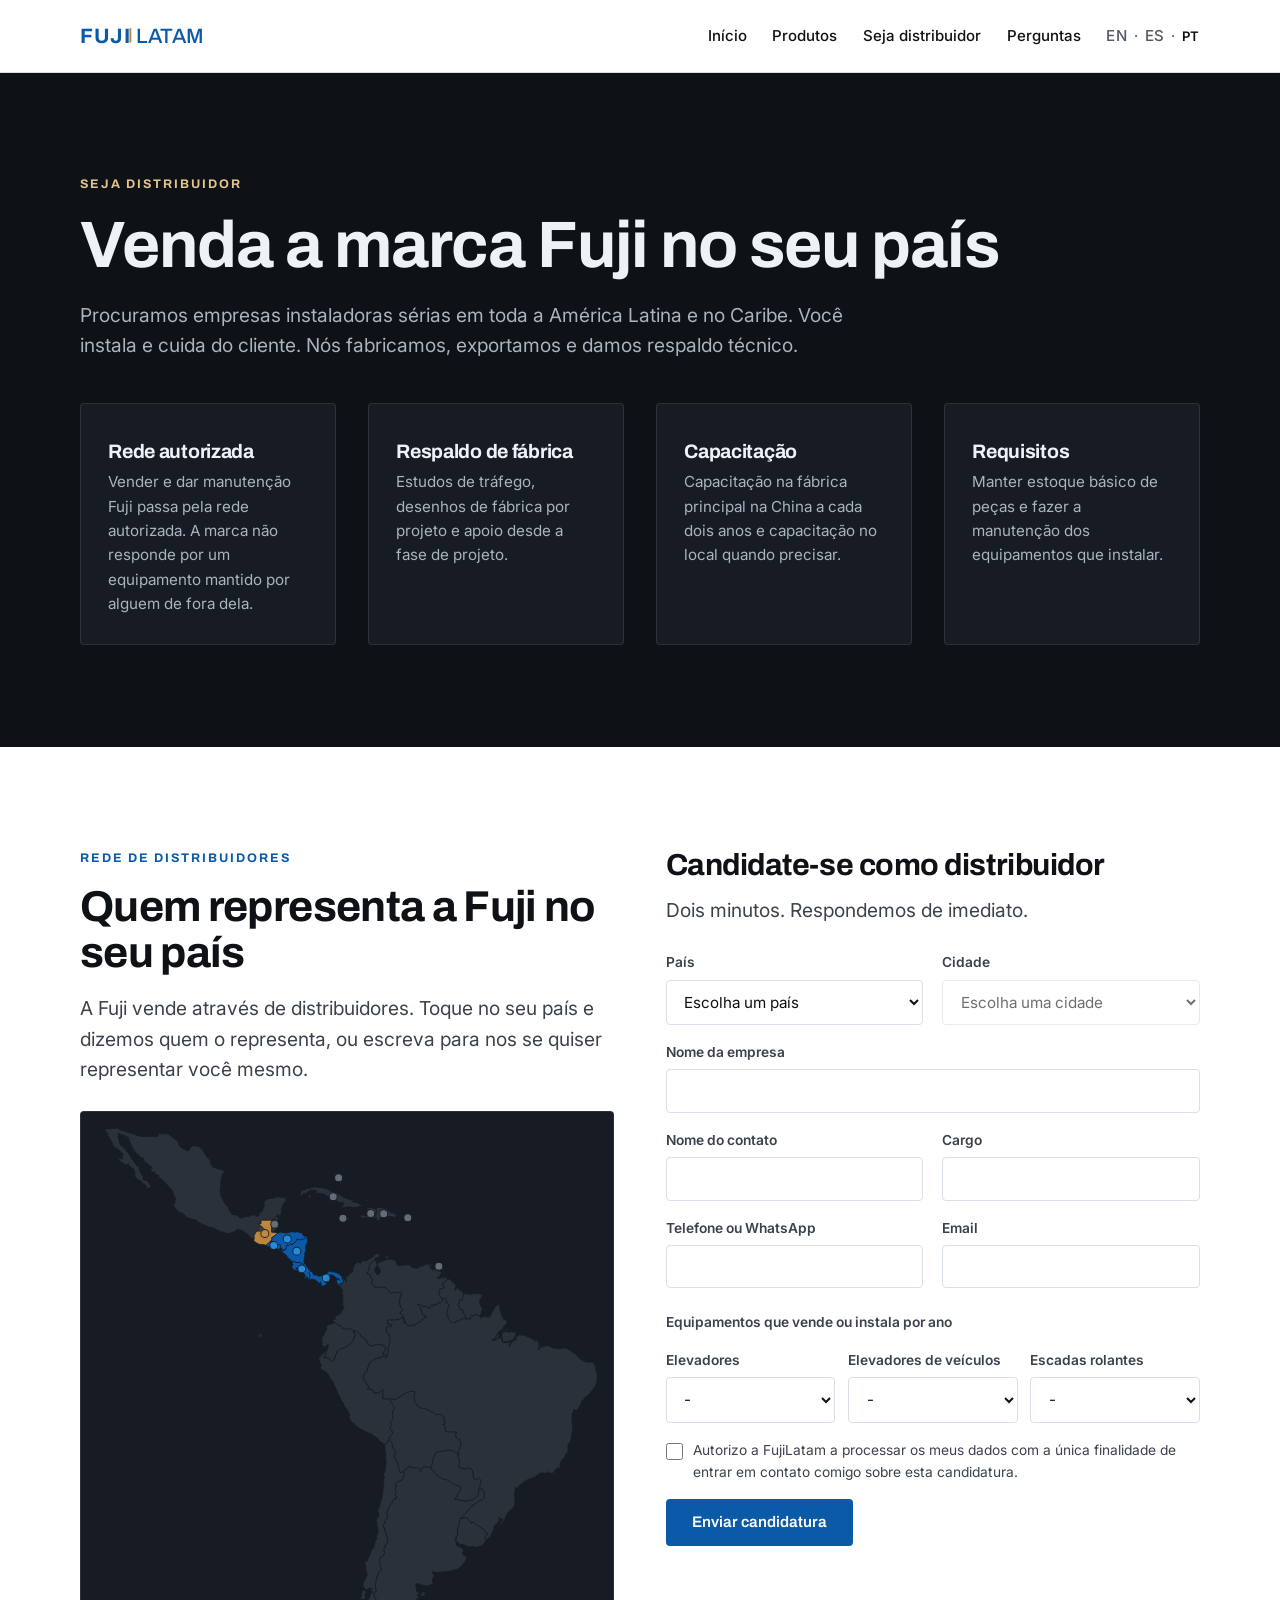
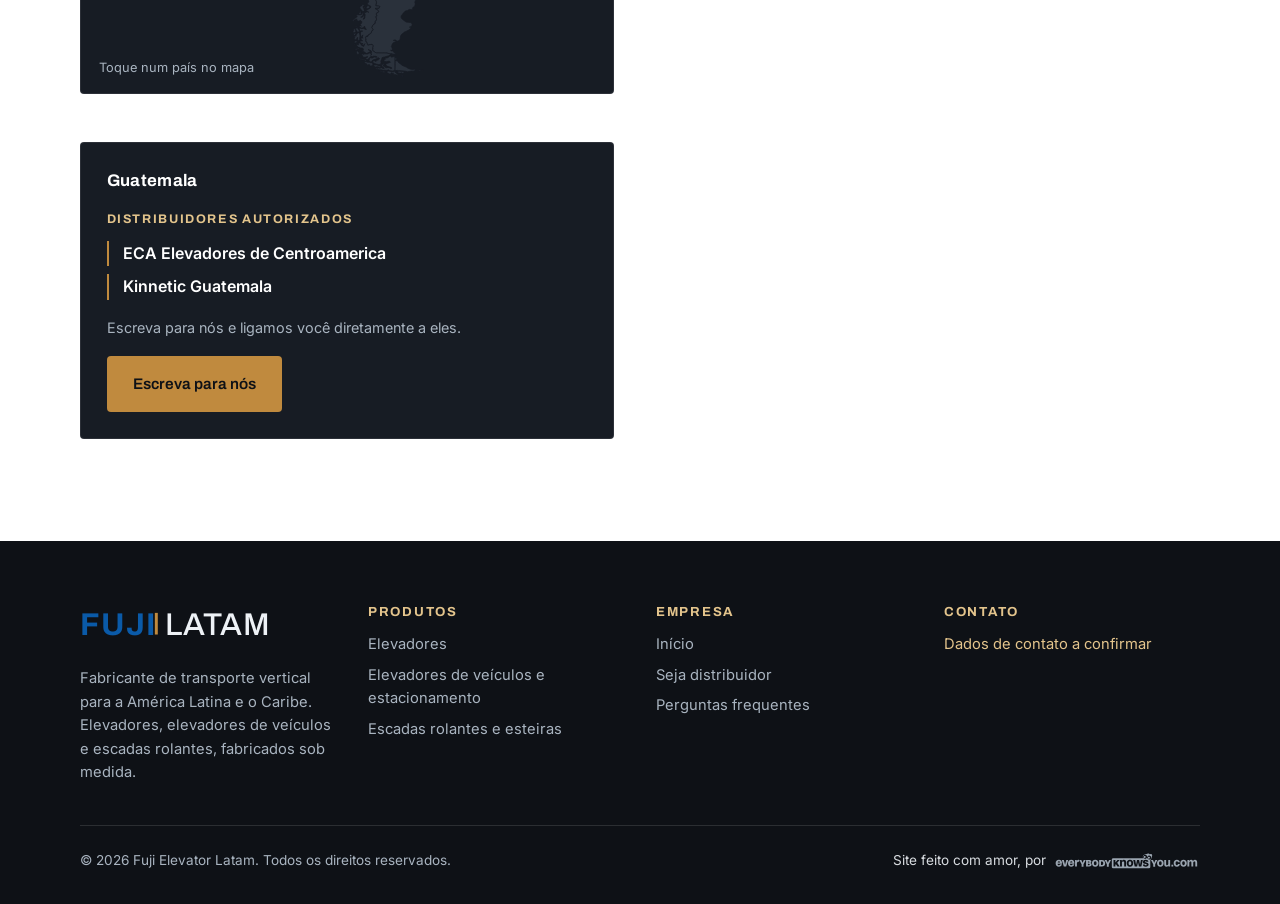
<file: pt/distributors.html>
<!DOCTYPE html>
<html lang="pt">
<head>
  <meta charset="UTF-8">
  <meta name="viewport" content="width=device-width, initial-scale=1.0">
  <title>Seja distribuidor Fuji no seu país | FujiLatam</title>
  <meta name="description" content="Venda elevadores com respaldo de fábrica. A FujiLatam procura empresas instaladoras na América Latina e no Caribe. Candidate-se em 2 minutos.">
  <meta name="keywords" content="fabricante de elevadores, elevadores América Latina, elevador de veículos, escadas rolantes, distribuidor de elevadores, Fuji, transporte vertical, elevador de carga, estacionamento mecânico">

  <link rel="canonical" href="https://fujielevatorlatam.com/pt/distributors.html">
  <link rel="alternate" hreflang="en" href="https://fujielevatorlatam.com/distributors.html">
  <link rel="alternate" hreflang="es" href="https://fujielevatorlatam.com/es/distributors.html">
  <link rel="alternate" hreflang="pt" href="https://fujielevatorlatam.com/pt/distributors.html">
  <link rel="alternate" hreflang="x-default" href="https://fujielevatorlatam.com/distributors.html">

  <meta property="og:title" content="Seja distribuidor Fuji no seu país | FujiLatam">
  <meta property="og:description" content="Venda elevadores com respaldo de fábrica. A FujiLatam procura empresas instaladoras na América Latina e no Caribe. Candidate-se em 2 minutos.">
  <meta property="og:type" content="website">
  <meta property="og:url" content="https://fujielevatorlatam.com/pt/distributors.html">
  <meta property="og:image" content="https://fujielevatorlatam.com/assets/images/social-share/share-fujilatam-fujielevatorlatam.com.jpg">
  <meta property="og:image:width" content="1200">
  <meta property="og:image:height" content="630">
  <meta property="og:image:alt" content="FujiLatam, Líderes na fabricação de todo tipo de transporte vertical">
  <meta property="og:site_name" content="FujiLatam">
  <meta property="og:locale" content="pt_BR">
  <meta property="og:locale:alternate" content="es_SV">
  <meta property="og:locale:alternate" content="pt_BR">

  <meta name="twitter:card" content="summary_large_image">
  <meta name="twitter:title" content="Seja distribuidor Fuji no seu país | FujiLatam">
  <meta name="twitter:description" content="Venda elevadores com respaldo de fábrica. A FujiLatam procura empresas instaladoras na América Latina e no Caribe. Candidate-se em 2 minutos.">
  <meta name="twitter:image" content="https://fujielevatorlatam.com/assets/images/social-share/share-fujilatam-fujielevatorlatam.com.jpg">

  <meta name="robots" content="noindex, nofollow">
  <meta name="author" content="Fuji Elevator Latam">
  <meta name="theme-color" content="#0A5AA8">
  <meta name="geo.region" content="SV">
  <meta name="geo.placename" content="Latin America">
  <meta http-equiv="content-language" content="pt">

  <link rel="icon" href="../favicon.svg" type="image/svg+xml">
  <link rel="icon" href="../favicon.ico" sizes="any">
  <link rel="apple-touch-icon" href="../apple-touch-icon.png">
  <link rel="manifest" href="../site.webmanifest">
  <link rel="alternate" type="text/plain" title="llms.txt" href="https://fujielevatorlatam.com/llms.txt">

  <link rel="preload" as="image" href="../assets/images/hero/hero-poster-fujilatam-fujielevatorlatam.com.webp" type="image/webp">
  <link rel="preconnect" href="https://fonts.googleapis.com">
  <link rel="preconnect" href="https://fonts.gstatic.com" crossorigin>
  <link rel="preload" as="style" href="https://fonts.googleapis.com/css2?family=Archivo:wght@500;600;700&family=Inter:wght@400;500;600&display=swap">
  <link rel="stylesheet" href="https://fonts.googleapis.com/css2?family=Archivo:wght@500;600;700&family=Inter:wght@400;500;600&display=swap" media="print" onload="this.media='all'">
  <noscript><link rel="stylesheet" href="https://fonts.googleapis.com/css2?family=Archivo:wght@500;600;700&family=Inter:wght@400;500;600&display=swap"></noscript>

  <link rel="stylesheet" href="../assets/css/tokens.css">
  <link rel="stylesheet" href="../assets/css/styles.css">

<script type="application/ld+json">
{
 "@context": "https://schema.org",
 "@graph": [
  {
   "@type": "Organization",
   "@id": "https://fujielevatorlatam.com/#org",
   "name": "Fuji Elevator Latam",
   "alternateName": [
    "FujiLatam",
    "Fuji Elevator"
   ],
   "url": "https://fujielevatorlatam.com/",
   "logo": "https://fujielevatorlatam.com/assets/images/logos/logo-fujilatam-fujielevatorlatam.com.svg",
   "image": "https://fujielevatorlatam.com/assets/images/social-share/share-fujilatam-fujielevatorlatam.com.jpg",
   "slogan": "Líderes na fabricação de todo tipo de transporte vertical",
   "description": "Procura fabricante de elevadores para a sua empresa instaladora? A FujiLatam fabrica sob medida e exporta para toda a América Latina. Seja distribuidor.",
   "areaServed": [
    "SV",
    "GT",
    "HN",
    "NI",
    "CR",
    "PA",
    "MX",
    "CO",
    "PE",
    "EC",
    "CL",
    "AR",
    "BR",
    "DO",
    "PR",
    "BO"
   ],
   "knowsLanguage": [
    "es",
    "en",
    "pt"
   ],
   "knowsAbout": [
    "Elevador de passageiros sem casa de maquinas",
    "Elevador panorâmico",
    "Elevador residencial",
    "Elevador de maca",
    "Elevador de carga",
    "Elevador de veículos",
    "Estacionamento mecânico",
    "Escadas rolantes",
    "Esteiras rolantes"
   ],
   "address": {
    "@type": "PostalAddress",
    "addressCountry": "SV"
   }
  },
  {
   "@type": [
    "ProfessionalService",
    "LocalBusiness"
   ],
   "@id": "https://fujielevatorlatam.com/#service",
   "name": "FujiLatam",
   "parentOrganization": {
    "@id": "https://fujielevatorlatam.com/#org"
   },
   "description": "A FujiLatam não instala e não faz manutenção. Fabricamos e exportamos. O projeto, a instalação e o cliente final ficam com você.",
   "url": "https://fujielevatorlatam.com/",
   "image": "https://fujielevatorlatam.com/assets/images/social-share/share-fujilatam-fujielevatorlatam.com.jpg",
   "priceRange": "$$$",
   "address": {
    "@type": "PostalAddress",
    "addressCountry": "SV"
   },
   "areaServed": [
    {
     "@type": "Country",
     "name": "Latin America"
    },
    {
     "@type": "Country",
     "name": "Caribbean"
    }
   ],
   "serviceType": [
    "Elevadores",
    "Elevadores de veículos e estacionamento",
    "Escadas rolantes e esteiras"
   ],
   "currenciesAccepted": "USD",
   "hasOfferCatalog": {
    "@id": "https://fujielevatorlatam.com/#catalog"
   }
  },
  {
   "@type": "OfferCatalog",
   "@id": "https://fujielevatorlatam.com/#catalog",
   "name": "Elevadores, elevadores de veículos e escadas rolantes",
   "itemListElement": [
    {
     "@type": "Offer",
     "itemOffered": {
      "@type": "Service",
      "name": "Elevador de passageiros sem casa de maquinas",
      "description": "O cavalo de batalha. Sem casa de maquinas, recupera o espaço que outros perdem na laje superior. É a opção padrão em residencial e escritórios.",
      "provider": {
       "@id": "https://fujielevatorlatam.com/#org"
      }
     }
    },
    {
     "@type": "Offer",
     "itemOffered": {
      "@type": "Service",
      "name": "Elevador de passageiros com casa de maquinas pequena",
      "description": "Quando o edifício precisa de mais velocidade ou mais percurso. Chega a 4 m/s e aceita configuração dúplex e tríplex para horarios de pico.",
      "provider": {
       "@id": "https://fujielevatorlatam.com/#org"
      }
     }
    },
    {
     "@type": "Offer",
     "itemOffered": {
      "@type": "Service",
      "name": "Elevador panorâmico",
      "description": "Semicircular, quadrado ou cápsula cilíndrica. Para atrios, shopping centers e edificios onde o equipamento também faz parte do design.",
      "provider": {
       "@id": "https://fujielevatorlatam.com/#org"
      }
     }
    },
    {
     "@type": "Offer",
     "itemOffered": {
      "@type": "Service",
      "name": "Elevador residencial",
      "description": "De três a cinco pessoas, 0,4 m/s, poço de 800 mm. Para casas e residências sem poço de obra.",
      "provider": {
       "@id": "https://fujielevatorlatam.com/#org"
      }
     }
    },
    {
     "@type": "Offer",
     "itemOffered": {
      "@type": "Service",
      "name": "Elevador de maca",
      "description": "Cabine longa dimensionada para maca com rodas. É o que define o poço num hospital ou clínica, é o mais esquecido no projeto.",
      "provider": {
       "@id": "https://fujielevatorlatam.com/#org"
      }
     }
    },
    {
     "@type": "Offer",
     "itemOffered": {
      "@type": "Service",
      "name": "Elevador de carga",
      "description": "De 630 kg a 10 000 kg, com engrenagens, sem engrenagens, sem casa de maquinas ou a prova de explosão. Em hoteis e aeroportos não é opcional.",
      "provider": {
       "@id": "https://fujielevatorlatam.com/#org"
      }
     }
    },
    {
     "@type": "Offer",
     "itemOffered": {
      "@type": "Service",
      "name": "Elevador de veículos",
      "description": "3000 e 5000 kg, cabine de até 3500 x 7200 mm. A linha de melhor margem e a mais procurada onde já não há terreno para estacionamento.",
      "provider": {
       "@id": "https://fujielevatorlatam.com/#org"
      }
     }
    },
    {
     "@type": "Offer",
     "itemOffered": {
      "@type": "Service",
      "name": "Estacionamento mecânico",
      "description": "De duas colunas até torres rotativas e sistemas automatizados. Dobra ou triplica o estacionamento sem comprar mais terreno.",
      "provider": {
       "@id": "https://fujielevatorlatam.com/#org"
      }
     }
    },
    {
     "@type": "Offer",
     "itemOffered": {
      "@type": "Service",
      "name": "Escadas rolantes",
      "description": "30 e 35 graus, largura de degrau de 600, 800 e 1000 mm, de 3600 a 6000 pessoas por hora. Em serie, cruzadas ou em paralelo.",
      "provider": {
       "@id": "https://fujielevatorlatam.com/#org"
      }
     }
    },
    {
     "@type": "Offer",
     "itemOffered": {
      "@type": "Service",
      "name": "Esteiras rolantes",
      "description": "0 e 12 graus. Aeroportos, estações e shopping centers de planta longa.",
      "provider": {
       "@id": "https://fujielevatorlatam.com/#org"
      }
     }
    }
   ]
  },
  {
   "@type": "WebSite",
   "@id": "https://fujielevatorlatam.com/#website",
   "url": "https://fujielevatorlatam.com/",
   "name": "FujiLatam",
   "inLanguage": [
    "en",
    "es",
    "pt"
   ],
   "publisher": {
    "@id": "https://fujielevatorlatam.com/#org"
   }
  }
 ]
}
</script>
</head>
<body>
<header class="site-header">
  <div class="wrap">
    <a class="brand" href="index.html" aria-label="FujiLatam"><svg class="" viewBox="0 0 260 40" role="img" aria-label="FujiLatam" xmlns="http://www.w3.org/2000/svg"><text x="0" y="30" font-family="Archivo, Arial, sans-serif" font-size="32" font-weight="700" letter-spacing="1" fill="var(--accent)">FUJI</text><text x="86" y="30" font-family="Archivo, Arial, sans-serif" font-size="32" font-weight="500" letter-spacing="1" fill="currentColor">LATAM</text><rect x="76" y="8" width="3" height="22" fill="var(--brass)"/></svg></a>
    <button class="nav-toggle" aria-expanded="false" aria-controls="nav" aria-label="Menu">&#9776;</button>
    <nav class="nav" id="nav">
      <a href="index.html">Início</a><a href="products.html">Produtos</a><a href="distributors.html">Seja distribuidor</a><a href="index.html#faq">Perguntas</a>
      <span class="lang"><a href="../distributors.html">EN</a> &middot; <a href="../es/distributors.html">ES</a> &middot; <span class="active">PT</span></span>
    </nav>
  </div>
</header>
<main>

<section class="section section--dark">
  <div class="wrap">
    <p class="eyebrow">Seja distribuidor</p>
    <h1>Venda a marca Fuji no seu país</h1>
    <p class="lede" style="margin-top:1.2rem">Procuramos empresas instaladoras sérias em toda a América Latina e no Caribe. Você instala e cuida do cliente. Nós fabricamos, exportamos e damos respaldo técnico.</p>
    <div class="grid grid--4" style="margin-top:2.6rem"><article class="pillar reveal"><h3>Rede autorizada</h3><p>Vender e dar manutenção Fuji passa pela rede autorizada. A marca não responde por um equipamento mantido por alguem de fora dela.</p></article><article class="pillar reveal"><h3>Respaldo de fábrica</h3><p>Estudos de tráfego, desenhos de fábrica por projeto e apoio desde a fase de projeto.</p></article><article class="pillar reveal"><h3>Capacitação</h3><p>Capacitação na fábrica principal na China a cada dois anos e capacitação no local quando precisar.</p></article><article class="pillar reveal"><h3>Requisitos</h3><p>Manter estoque básico de peças e fazer a manutenção dos equipamentos que instalar.</p></article></div>
  </div>
</section>

<section class="section">
  <div class="wrap split" style="align-items:start">
    <div>
      <p class="eyebrow">Rede de distribuidores</p>
      <h2>Quem representa a Fuji no seu país</h2>
      <p class="lede" style="margin-top:1rem">A Fuji vende através de distribuidores. Toque no seu país e dizemos quem o representa, ou escreva para nos se quiser representar você mesmo.</p>
      <div class="map map--stack reveal" style="margin-top:1.6rem" data-map data-copy="{&quot;countries&quot;: {&quot;mx&quot;: &quot;México&quot;, &quot;gt&quot;: &quot;Guatemala&quot;, &quot;bz&quot;: &quot;Belize&quot;, &quot;sv&quot;: &quot;El Salvador&quot;, &quot;hn&quot;: &quot;Honduras&quot;, &quot;ni&quot;: &quot;Nicaragua&quot;, &quot;cr&quot;: &quot;Costa Rica&quot;, &quot;pa&quot;: &quot;Panamá&quot;, &quot;cu&quot;: &quot;Cuba&quot;, &quot;ht&quot;: &quot;Haiti&quot;, &quot;do&quot;: &quot;República Dominicana&quot;, &quot;jm&quot;: &quot;Jamaica&quot;, &quot;pr&quot;: &quot;Porto Rico&quot;, &quot;bs&quot;: &quot;Bahamas&quot;, &quot;tt&quot;: &quot;Trinidad e Tobago&quot;, &quot;co&quot;: &quot;Colombia&quot;, &quot;ve&quot;: &quot;Venezuela&quot;, &quot;gy&quot;: &quot;Guiana&quot;, &quot;sr&quot;: &quot;Suriname&quot;, &quot;ec&quot;: &quot;Equador&quot;, &quot;pe&quot;: &quot;Peru&quot;, &quot;bo&quot;: &quot;Bolivia&quot;, &quot;br&quot;: &quot;Brasil&quot;, &quot;py&quot;: &quot;Paraguai&quot;, &quot;uy&quot;: &quot;Uruguai&quot;, &quot;ar&quot;: &quot;Argentina&quot;, &quot;cl&quot;: &quot;Chile&quot;}, &quot;distributors&quot;: {&quot;sv&quot;: [&quot;ECA Elevadores de Centroamerica&quot;], &quot;gt&quot;: [&quot;ECA Elevadores de Centroamerica&quot;, &quot;Kinnetic Guatemala&quot;], &quot;hn&quot;: [&quot;ECA Elevadores de Centroamerica&quot;], &quot;ni&quot;: [&quot;ECA Elevadores de Centroamerica&quot;], &quot;cr&quot;: [&quot;ECA Elevadores de Centroamerica&quot;], &quot;pa&quot;: [&quot;ECA Elevadores de Centroamerica&quot;]}, &quot;mapLabel&quot;: &quot;Mapa de distribuidores Fuji na América Latina e no Caribe&quot;, &quot;covered&quot;: &quot;Distribuidores autorizados&quot;, &quot;coveredNote&quot;: &quot;Escreva para nós e ligamos você diretamente a eles.&quot;, &quot;ask&quot;: &quot;Consulte-nos&quot;, &quot;askNote&quot;: &quot;A maioria dos países já tem distribuidor. Escreva para nós e dizemos quem representa a Fuji no seu.&quot;, &quot;cta&quot;: &quot;Escreva para nós&quot;, &quot;ctaHref&quot;: &quot;distributors.html&quot;, &quot;initial&quot;: &quot;gt&quot;}">
        <div class="map__canvas" data-map-canvas><p class="map__hint">Toque num país no mapa</p></div>
        <aside class="map__panel" data-map-panel></aside>
      </div>
    </div>
    <div>
      <h2 style="font-size:clamp(1.4rem,2.4vw,1.9rem)">Candidate-se como distribuidor</h2>
      <p class="lede" style="margin:.8rem 0 1.6rem">Dois minutos. Respondemos de imediato.</p>
      <form class="form" method="post" action="#" novalidate data-apply data-endpoint="" data-copy="{&quot;cities&quot;: {&quot;mx&quot;: [&quot;Ciudad de México&quot;, &quot;Guadalajara&quot;, &quot;Monterrey&quot;, &quot;Puebla&quot;, &quot;Querétaro&quot;, &quot;Tijuana&quot;, &quot;Mérida&quot;, &quot;Cancún&quot;, &quot;León&quot;], &quot;gt&quot;: [&quot;Ciudad de Guatemala&quot;, &quot;Mixco&quot;, &quot;Villa Nueva&quot;, &quot;Quetzaltenango&quot;, &quot;Escuintla&quot;, &quot;Antigua Guatemala&quot;], &quot;bz&quot;: [&quot;Belize City&quot;, &quot;Belmopan&quot;, &quot;San Ignacio&quot;, &quot;Orange Walk&quot;], &quot;sv&quot;: [&quot;San Salvador&quot;, &quot;Santa Tecla&quot;, &quot;Antiguo Cuscatlán&quot;, &quot;Santa Ana&quot;, &quot;San Miguel&quot;, &quot;La Libertad&quot;], &quot;hn&quot;: [&quot;Tegucigalpa&quot;, &quot;San Pedro Sula&quot;, &quot;La Ceiba&quot;, &quot;Choloma&quot;, &quot;Comayagua&quot;], &quot;ni&quot;: [&quot;Managua&quot;, &quot;León&quot;, &quot;Masaya&quot;, &quot;Granada&quot;, &quot;Chinandega&quot;], &quot;cr&quot;: [&quot;San José&quot;, &quot;Escazú&quot;, &quot;Heredia&quot;, &quot;Alajuela&quot;, &quot;Cartago&quot;, &quot;Liberia&quot;], &quot;pa&quot;: [&quot;Ciudad de Panamá&quot;, &quot;Colón&quot;, &quot;David&quot;, &quot;La Chorrera&quot;, &quot;Santiago&quot;], &quot;cu&quot;: [&quot;La Habana&quot;, &quot;Santiago de Cuba&quot;, &quot;Camagüey&quot;, &quot;Holguín&quot;], &quot;ht&quot;: [&quot;Port-au-Prince&quot;, &quot;Cap-Haïtien&quot;, &quot;Pétion-Ville&quot;], &quot;do&quot;: [&quot;Santo Domingo&quot;, &quot;Santiago de los Caballeros&quot;, &quot;Punta Cana&quot;, &quot;La Romana&quot;, &quot;Puerto Plata&quot;], &quot;jm&quot;: [&quot;Kingston&quot;, &quot;Montego Bay&quot;, &quot;Spanish Town&quot;, &quot;Ocho Rios&quot;], &quot;pr&quot;: [&quot;San Juan&quot;, &quot;Bayamón&quot;, &quot;Carolina&quot;, &quot;Ponce&quot;, &quot;Caguas&quot;, &quot;Mayagüez&quot;], &quot;bs&quot;: [&quot;Nassau&quot;, &quot;Freeport&quot;], &quot;tt&quot;: [&quot;Port of Spain&quot;, &quot;San Fernando&quot;, &quot;Chaguanas&quot;, &quot;Arima&quot;], &quot;co&quot;: [&quot;Bogotá&quot;, &quot;Medellín&quot;, &quot;Cali&quot;, &quot;Barranquilla&quot;, &quot;Cartagena&quot;, &quot;Bucaramanga&quot;, &quot;Pereira&quot;], &quot;ve&quot;: [&quot;Caracas&quot;, &quot;Maracaibo&quot;, &quot;Valencia&quot;, &quot;Barquisimeto&quot;, &quot;Maracay&quot;], &quot;gy&quot;: [&quot;Georgetown&quot;, &quot;Linden&quot;, &quot;New Amsterdam&quot;], &quot;sr&quot;: [&quot;Paramaribo&quot;, &quot;Lelydorp&quot;, &quot;Nieuw Nickerie&quot;], &quot;ec&quot;: [&quot;Quito&quot;, &quot;Guayaquil&quot;, &quot;Cuenca&quot;, &quot;Manta&quot;, &quot;Ambato&quot;], &quot;pe&quot;: [&quot;Lima&quot;, &quot;Arequipa&quot;, &quot;Trujillo&quot;, &quot;Chiclayo&quot;, &quot;Piura&quot;, &quot;Cusco&quot;], &quot;bo&quot;: [&quot;La Paz&quot;, &quot;Santa Cruz de la Sierra&quot;, &quot;Cochabamba&quot;, &quot;Sucre&quot;, &quot;El Alto&quot;], &quot;br&quot;: [&quot;São Paulo&quot;, &quot;Rio de Janeiro&quot;, &quot;Brasília&quot;, &quot;Belo Horizonte&quot;, &quot;Curitiba&quot;, &quot;Porto Alegre&quot;, &quot;Salvador&quot;, &quot;Recife&quot;, &quot;Fortaleza&quot;], &quot;py&quot;: [&quot;Asunción&quot;, &quot;Ciudad del Este&quot;, &quot;Encarnación&quot;, &quot;San Lorenzo&quot;], &quot;uy&quot;: [&quot;Montevideo&quot;, &quot;Punta del Este&quot;, &quot;Salto&quot;, &quot;Paysandú&quot;], &quot;ar&quot;: [&quot;Buenos Aires&quot;, &quot;Córdoba&quot;, &quot;Rosario&quot;, &quot;Mendoza&quot;, &quot;La Plata&quot;, &quot;Mar del Plata&quot;, &quot;Tucumán&quot;], &quot;cl&quot;: [&quot;Santiago&quot;, &quot;Valparaíso&quot;, &quot;Viña del Mar&quot;, &quot;Concepción&quot;, &quot;Antofagasta&quot;, &quot;La Serena&quot;]}, &quot;pickCity&quot;: &quot;Escolha uma cidade&quot;, &quot;other&quot;: &quot;Outra cidade&quot;, &quot;missing&quot;: &quot;Preencha todos os campos e aceite o aviso de dados.&quot;, &quot;notLive&quot;: &quot;O envio é ativado quando o site for publicado no domínio.&quot;, &quot;sending&quot;: &quot;Enviando...&quot;, &quot;sent&quot;: &quot;Obrigado. Recebemos a sua candidatura e entraremos em contato em breve.&quot;, &quot;failed&quot;: &quot;Não foi possível enviar. Tente novamente em instantes.&quot;}">
        <div class="field"><label for="country">País</label>
          <select id="country" name="country" required><option value="">Escolha um país</option><option value="ar">Argentina</option><option value="bs">Bahamas</option><option value="bz">Belize</option><option value="bo">Bolivia</option><option value="br">Brasil</option><option value="cl">Chile</option><option value="co">Colombia</option><option value="cr">Costa Rica</option><option value="cu">Cuba</option><option value="sv">El Salvador</option><option value="ec">Equador</option><option value="gt">Guatemala</option><option value="gy">Guiana</option><option value="ht">Haiti</option><option value="hn">Honduras</option><option value="jm">Jamaica</option><option value="mx">México</option><option value="ni">Nicaragua</option><option value="pa">Panamá</option><option value="py">Paraguai</option><option value="pe">Peru</option><option value="pr">Porto Rico</option><option value="do">República Dominicana</option><option value="sr">Suriname</option><option value="tt">Trinidad e Tobago</option><option value="uy">Uruguai</option><option value="ve">Venezuela</option></select></div>
        <div class="field"><label for="city">Cidade</label>
          <select id="city" name="city" required disabled><option value="">Escolha uma cidade</option></select></div>
        <div class="field field--full" data-city-other hidden><label for="city-other">Digite a sua cidade</label>
          <input id="city-other" name="city_other" type="text" autocomplete="address-level2"></div>
        <div class="field field--full"><label for="company">Nome da empresa</label>
          <input id="company" name="company" type="text" autocomplete="organization" required></div>
        <div class="field"><label for="contact">Nome do contato</label>
          <input id="contact" name="contact" type="text" autocomplete="name" required></div>
        <div class="field"><label for="role">Cargo</label>
          <input id="role" name="role" type="text" autocomplete="organization-title" required></div>
        <div class="field"><label for="phone">Telefone ou WhatsApp</label>
          <input id="phone" name="phone" type="tel" autocomplete="tel" required></div>
        <div class="field"><label for="email">Email</label>
          <input id="email" name="email" type="email" autocomplete="email" required></div>
        <p class="field--full" style="font-size:.86rem;font-weight:600;color:var(--ink-soft);margin-top:.4rem">Equipamentos que vende ou instala por ano</p>
        <div class="volgrid"><div class="field"><label for="vol-elev">Elevadores</label><select id="vol-elev" name="vol_elev" required><option value="">-</option><option>1 a 20</option><option>21 a 50</option><option>51 a 100</option><option>Mais de 100</option><option>Nenhum ainda</option></select></div><div class="field"><label for="vol-car">Elevadores de veículos</label><select id="vol-car" name="vol_car" required><option value="">-</option><option>1 a 20</option><option>21 a 50</option><option>51 a 100</option><option>Mais de 100</option><option>Nenhum ainda</option></select></div><div class="field"><label for="vol-esc">Escadas rolantes</label><select id="vol-esc" name="vol_esc" required><option value="">-</option><option>1 a 20</option><option>21 a 50</option><option>51 a 100</option><option>Mais de 100</option><option>Nenhum ainda</option></select></div></div>
        <label class="consent"><input type="checkbox" name="consent" value="yes" required> <span>Autorizo a FujiLatam a processar os meus dados com a única finalidade de entrar em contato comigo sobre esta candidatura.</span></label>
        <div class="field--full">
          <button class="btn btn--primary" type="submit">Enviar candidatura</button>
          <p class="form__status" data-form-status role="status" aria-live="polite"></p>
        </div>
      </form>
    </div>
  </div>
</section>
</main>
<footer class="site-footer">
  <div class="wrap">
    <div class="footer-grid">
      <div>
        <svg class="" viewBox="0 0 260 40" role="img" aria-label="FujiLatam" xmlns="http://www.w3.org/2000/svg"><text x="0" y="30" font-family="Archivo, Arial, sans-serif" font-size="32" font-weight="700" letter-spacing="1" fill="var(--accent)">FUJI</text><text x="86" y="30" font-family="Archivo, Arial, sans-serif" font-size="32" font-weight="500" letter-spacing="1" fill="currentColor">LATAM</text><rect x="76" y="8" width="3" height="22" fill="var(--brass)"/></svg>
        <p style="margin-top:.9rem;font-size:.92rem;color:var(--on-dark-soft);max-width:34ch">Fabricante de transporte vertical para a América Latina e o Caribe. Elevadores, elevadores de veículos e escadas rolantes, fabricados sob medida.</p>
      </div>
      <div>
        <h4>Produtos</h4>
        <ul><li><a href="products.html#elevadores">Elevadores</a></li><li><a href="products.html#montacoches">Elevadores de veículos e estacionamento</a></li><li><a href="products.html#escaleras">Escadas rolantes e esteiras</a></li></ul>
      </div>
      <div>
        <h4>Empresa</h4>
        <ul>
          <li><a href="index.html">Início</a></li>
          <li><a href="distributors.html">Seja distribuidor</a></li>
          <li><a href="index.html#faq">Perguntas frequentes</a></li>
        </ul>
      </div>
      <div>
        <h4>Contato</h4>
        <ul>
          <li><span style="color:var(--brass-lt)">Dados de contato a confirmar</span></li>
        </ul>
      </div>
    </div>
    <div class="footer-bottom">
      <span>&copy; 2026 Fuji Elevator Latam. Todos os direitos reservados.</span>
      <a class="eky-credit" href="https://everybodyknowsyou.com" target="_blank" rel="noopener"
         aria-label="Site feito com amor por everybodyknowsyou.com">
        <span class="eky-credit__text">Site feito com amor, por</span>
        <svg role="img" aria-label="everybodyknowsyou.com" id="Layer_1" data-name="Layer 1" xmlns="http://www.w3.org/2000/svg" viewBox="0 0 1296.95 160.34">
  <defs>
    <style>
            .cls-1 { fill: var(--eky-bg, #ffffff); }
      .cls-2 { fill: var(--eky-fg, currentColor); }
    </style>
  </defs>
  <g>
    <g>
      <g>
        <rect class="cls-2" x="515.16" y="55.21" width="342.62" height="90.52" rx="12" ry="12"/>
        <path class="cls-1" d="M530.13,71.12h16.6v15.46l-.24,6.96h.32l3.32-4.61,15.14-17.81h19.83l-22.02,25.02,22.18,33.68h-19.92l-13.76-20.73-4.86,5.34v15.38h-16.6v-58.69Z"/>
        <path class="cls-1" d="M604.13,71.12v8.01h.32c4.53-6.23,10.53-9.23,18.54-9.23,12.47,0,18.94,7.29,18.94,22.02v37.89h-16.6v-35.3c0-7.69-2.75-10.85-8.58-10.85-7.21,0-11.82,4.7-11.82,12.14v34h-16.6v-58.69h15.79Z"/>
        <path class="cls-1" d="M647.37,100.43c0-17.57,11.09-30.52,29.31-30.52s29.31,12.95,29.31,30.52-11.09,30.6-29.31,30.6-29.31-13.03-29.31-30.6ZM688.66,100.43c0-9.8-3.81-17.16-11.98-17.16s-11.98,7.37-11.98,17.16,3.81,17.24,11.98,17.24,11.98-7.45,11.98-17.24Z"/>
        <path class="cls-1" d="M705.66,71.12h17.57l6.64,35.62c.41,2.02.73,4.86,1.14,6.88h.32l1.21-6.88,6.88-35.62h18.54l7.45,35.62,1.29,6.88h.32l1.05-6.88,5.99-35.62h17.24l-13.28,58.69h-21.53l-6.64-32.38-1.29-6.88h-.32l-1.21,6.88-6.56,32.38h-21.45l-13.36-58.69Z"/>
        <path class="cls-1" d="M791.81,110.79l17-.08c.57,4.78,3.72,7.53,9.31,7.53,4.61,0,7.85-1.7,7.85-5.26,0-2.67-1.78-4.37-5.59-5.26l-14.09-3.24c-8.98-2.02-13.84-7.77-13.84-16.27,0-11.5,8.99-18.3,24.69-18.3,14.65,0,23.56,6.96,23.8,18.05h-17c-.49-3.32-2.67-5.67-7.69-5.67-4.37,0-7.21,1.54-7.21,4.61,0,2.43,1.7,3.81,5.59,4.7l14.09,3.24c9.23,2.1,14.09,8.18,14.09,16.84,0,12.71-10.28,19.35-24.77,19.35-16.19,0-25.99-7.77-26.23-20.24Z"/>
      </g>
      <g>
        <path class="cls-2" d="M918.06,100.39c0-17.57,11.09-30.52,29.31-30.52s29.31,12.95,29.31,30.52-11.09,30.6-29.31,30.6-29.31-13.03-29.31-30.6ZM959.34,100.39c0-9.8-3.81-17.16-11.98-17.16s-11.98,7.37-11.98,17.16,3.81,17.24,11.98,17.24,11.98-7.45,11.98-17.24Z"/>
        <path class="cls-2" d="M1018.85,129.78v-7.85h-.32c-4.61,6.15-10.52,9.07-17.89,9.07-11.98,0-18.46-7.29-18.46-21.94v-37.97h16.6v35.38c0,7.69,2.83,10.77,8.18,10.77,6.56,0,11.09-4.61,11.09-12.63v-33.52h16.6v58.69h-15.79Z"/>
        <path class="cls-2" d="M884.01,109.52l-20.4-38.4h17.84l8.26,17.75c.99,2.06,1.9,4.96,2.89,7.02h.33c.91-2.06,1.82-4.96,2.72-7.02l7.85-17.75h17.51l-20.07,38.57v21.31h-16.93v-21.47Z"/>
      </g>
      <g>
        <path class="cls-2" d="M14.66,100.39c0-17.97,10.85-30.52,29.55-30.52s28.01,12.47,27.36,34.41h-39.35c.89,8.91,4.53,14.01,11.66,14.01,5.67,0,9.31-3,10.44-8.5h16.76c-2.19,13.28-12.31,21.21-26.88,21.21-18.7,0-29.55-12.63-29.55-30.6ZM54.58,92.54c-1.05-6.56-4.78-9.96-10.36-9.96s-9.8,3.64-11.42,9.96h21.78Z"/>
        <path class="cls-2" d="M69.8,71.09h17.49l9.47,35.62c.57,2.02,1.05,4.86,1.62,6.88h.32l1.54-6.88,8.99-35.62h17.16l-17.81,58.69h-21.13l-17.65-58.69Z"/>
        <path class="cls-2" d="M124.69,100.39c0-17.97,10.85-30.52,29.55-30.52s28.01,12.47,27.36,34.41h-39.35c.89,8.91,4.53,14.01,11.66,14.01,5.67,0,9.31-3,10.44-8.5h16.76c-2.19,13.28-12.31,21.21-26.88,21.21-18.7,0-29.55-12.63-29.55-30.6ZM164.61,92.54c-1.05-6.56-4.78-9.96-10.36-9.96s-9.8,3.64-11.42,9.96h21.78Z"/>
        <path class="cls-2" d="M187.44,71.09h15.46v9.47h.32c3.64-7.37,8.74-10.69,15.71-10.69,1.86,0,3.56.24,5.1.81v15.79h-.32c-1.7-.49-3.24-.73-5.18-.73-9.15,0-14.49,5.42-14.49,16.11v27.93h-16.6v-58.69Z"/>
        <path class="cls-2" d="M285.57,71.09h26.15c13.52,0,20.97,5.42,20.97,14.82,0,6.15-3.08,10.36-9.96,12.39v.32c8.02,1.46,12.23,6.23,12.23,13.84,0,10.52-8.42,17.33-21.7,17.33h-27.69v-58.69ZM316.66,88.82c0-3.64-2.02-5.18-6.56-5.18h-7.93v10.77h7.93c4.37,0,6.56-1.86,6.56-5.59ZM318.6,111.24c0-3.81-2.27-5.99-6.88-5.99h-9.55v11.98h9.63c4.45,0,6.8-2.19,6.8-5.99Z"/>
        <path class="cls-2" d="M337.95,100.39c0-17.57,11.09-30.52,29.31-30.52s29.31,12.95,29.31,30.52-11.09,30.6-29.31,30.6-29.31-13.03-29.31-30.6ZM379.24,100.39c0-9.8-3.8-17.16-11.98-17.16s-11.98,7.37-11.98,17.16,3.8,17.24,11.98,17.24,11.98-7.45,11.98-17.24Z"/>
        <path class="cls-2" d="M402.08,71.09h24.13c18.62,0,29.63,10.36,29.63,29.31s-11.01,29.39-29.63,29.39h-24.13v-58.69ZM438.99,100.39c0-10.77-5.83-16.19-13.36-16.19h-6.96v32.46h6.96c7.53,0,13.36-5.51,13.36-16.27Z"/>
        <path class="cls-2" d="M471.04,109.52l-20.4-38.4h17.84l8.26,17.75c.99,2.06,1.9,4.96,2.89,7.02h.33c.91-2.06,1.82-4.96,2.72-7.02l7.85-17.75h17.51l-20.07,38.57v21.31h-16.93v-21.47Z"/>
        <path class="cls-2" d="M245.89,109.52l-20.4-38.4h17.84l8.26,17.75c.99,2.06,1.9,4.96,2.89,7.02h.33c.91-2.06,1.82-4.96,2.72-7.02l7.85-17.75h17.51l-20.07,38.57v21.31h-16.93v-21.47Z"/>
      </g>
    </g>
    <g>
      <g>
        <path class="cls-2" d="M837.89,14.05c5.42-1.65,11.14.47,13.85,5.48.39.72,1.1,1.2,1.88,1.34.7.12,1.52-.2,2.16-.74,4.05-3.38,9.74-3.68,14.06-.7,4.24,2.92,5.92,8.22,4.35,13.25l-6.96,22.26c-2.45,8.46-9.67,14.45-18.27,15.02-8.94.6-17.2-4.68-20.36-13.03-.17-.45-.5-.62-.88-.67s-.66.09-.98.46c-5.78,6.49-15.01,8.59-23.07,5.2-7.59-3.19-12.57-10.83-12.37-19.15.21-8.44,5.67-16.24,13.97-18.77l32.61-9.94ZM844.69,65.73c8.85,1.59,17.31-4.28,18.9-13.13,1.59-8.85-4.28-17.31-13.13-18.9-8.85-1.59-17.31,4.28-18.9,13.13s4.28,17.31,13.13,18.9ZM808.72,59.25c8.85,1.59,17.31-4.28,18.9-13.13,1.59-8.85-4.28-17.31-13.13-18.9-8.85-1.59-17.31,4.28-18.9,13.13-1.59,8.85,4.28,17.31,13.13,18.9Z"/>
        <g>
          <path class="cls-1" d="M850.46,33.7c8.85,1.59,14.72,10.06,13.13,18.9-1.59,8.85-10.06,14.72-18.9,13.13-8.85-1.59-14.72-10.06-13.13-18.9s10.06-14.72,18.9-13.13Z"/>
          <path class="cls-1" d="M814.49,27.22c8.85,1.59,14.72,10.06,13.13,18.9-1.59,8.85-10.06,14.72-18.9,13.13-8.85-1.59-14.72-10.06-13.13-18.9,1.59-8.85,10.06-14.72,18.9-13.13Z"/>
        </g>
      </g>
      <g>
        <g>
          <path class="cls-2" d="M847.57,56.91c-.06-.86-.28-1.56-.42-2.47.64.65,1.19,1.16,1.91,1.66,1.12.79,2.71.42,3.44-.7.73-1.11.45-2.64-.68-3.44-.71-.5-1.52-.66-2.4-1.05,1.54-.53,3.13-1,3.41-2.57.17-.93-.14-1.9-.84-2.43-1.03-.79-2.26-.75-3.22.02-.58.46-1.06.91-1.67,1.49.18-.89.4-1.63.45-2.5.09-1.44-1.09-2.58-2.46-2.58s-2.55,1.17-2.48,2.62c.04.85.33,1.53.43,2.46-.47-.54-.95-.89-1.43-1.33-1.13-1.04-2.8-.99-3.77.19-.91,1.1-.66,2.87.58,3.67.72.46,1.49.65,2.34.99-.88.38-1.73.56-2.45,1.09-1.21.89-1.32,2.65-.36,3.69,1.04,1.12,2.62,1.06,3.73.03l1.46-1.34c-.23.92-.51,1.75-.51,2.68,0,1.41,1.2,2.5,2.56,2.45s2.46-1.22,2.37-2.6Z"/>
          <path class="cls-2" d="M847.57,56.91c.09,1.38-1.03,2.55-2.37,2.6s-2.56-1.05-2.56-2.45c0-.94.27-1.76.51-2.68l-1.46,1.34c-1.12,1.03-2.7,1.09-3.73-.03-.96-1.04-.84-2.8.36-3.69.71-.53,1.56-.71,2.45-1.09-.85-.34-1.62-.53-2.34-.99-1.24-.79-1.49-2.57-.58-3.67.97-1.17,2.64-1.23,3.77-.19.48.45.96.79,1.43,1.33-.1-.93-.38-1.61-.43-2.46-.07-1.44,1.07-2.62,2.48-2.62s2.55,1.14,2.46,2.58c-.05.87-.27,1.6-.45,2.5.61-.58,1.09-1.03,1.67-1.49.96-.77,2.19-.81,3.22-.02.7.54,1,1.5.84,2.43-.28,1.57-1.87,2.04-3.41,2.57.88.39,1.69.54,2.4,1.05,1.13.8,1.41,2.33.68,3.44-.73,1.11-2.32,1.48-3.44.7-.72-.5-1.27-1.01-1.91-1.66.14.92.37,1.62.42,2.47Z"/>
        </g>
        <g>
          <path class="cls-2" d="M810.13,50.42c.09-1.04-.23-1.92-.46-2.9.76.65,1.37,1.38,2.24,1.82,1.23.63,2.73.08,3.32-1.08s.21-2.6-.95-3.29c-.73-.43-1.51-.63-2.28-.94.71-.21,1.29-.46,1.92-.73,1.42-.61,1.98-2.23,1.25-3.55s-2.48-1.69-3.67-.79c-.67.5-1.22,1.01-1.84,1.61.23-1.08.58-2.02.43-3.07-.18-1.23-1.33-2.03-2.49-2.01s-2.27.88-2.4,2.1c-.11,1.04.22,1.91.45,2.98-.52-.57-1.04-.93-1.58-1.42-1.11-1-2.86-.89-3.77.32s-.53,2.95.79,3.67c.74.41,1.47.63,2.23.89-.85.33-1.63.52-2.35.98-1.23.78-1.49,2.47-.66,3.57s2.46,1.35,3.58.48c.64-.49,1.17-.96,1.77-1.57-.22,1.07-.56,1.95-.45,2.98.14,1.28,1.29,2.13,2.5,2.11s2.29-.84,2.41-2.17Z"/>
          <path class="cls-2" d="M810.13,50.42c-.12,1.32-1.24,2.14-2.41,2.17s-2.36-.83-2.5-2.11c-.11-1.03.23-1.91.45-2.98-.6.61-1.13,1.08-1.77,1.57-1.12.87-2.73.66-3.58-.48s-.57-2.79.66-3.57c.72-.46,1.5-.64,2.35-.98-.77-.26-1.49-.48-2.23-.89-1.32-.73-1.68-2.5-.79-3.67s2.66-1.32,3.77-.32c.54.49,1.06.85,1.58,1.42-.23-1.07-.56-1.94-.45-2.98.13-1.22,1.24-2.08,2.4-2.1s2.31.78,2.49,2.01c.15,1.05-.2,1.99-.43,3.07.62-.6,1.17-1.1,1.84-1.61,1.2-.9,2.97-.5,3.67.79s.17,2.93-1.25,3.55c-.63.27-1.21.52-1.92.73.77.32,1.55.51,2.28.94,1.16.68,1.53,2.13.95,3.29s-2.09,1.71-3.32,1.08c-.87-.44-1.48-1.17-2.24-1.82.23.98.55,1.86.46,2.9Z"/>
        </g>
      </g>
    </g>
  </g>
  <g fill="var(--eky-fg, currentColor)">
    <path d="M1046.08,112.99h15.96v16.61h-15.96v-16.61Z"/>
    <path d="M1065.91,100.33c0-17.49,11.29-30.39,29.1-30.39,13.79,0,25.15,8.06,26.36,22.41h-16.85c-.56-5.8-4.03-9.11-9.43-9.11-8.06,0-11.93,7.42-11.93,17.09s3.79,17.17,11.85,17.17c5.4,0,8.95-3.3,9.67-9.67h16.85c-1.13,14.91-12.66,22.97-26.52,22.97-18.14,0-29.1-12.98-29.1-30.47Z"/>
    <path d="M1124.75,100.33c0-17.49,11.04-30.39,29.18-30.39s29.18,12.9,29.18,30.39-11.04,30.47-29.18,30.47-29.18-12.98-29.18-30.47ZM1165.86,100.33c0-9.75-3.79-17.09-11.93-17.09s-11.93,7.33-11.93,17.09,3.79,17.17,11.93,17.17,11.93-7.42,11.93-17.17Z"/>
    <path d="M1204.31,71.15v7.98h.32c4.43-5.97,10.64-9.19,17.9-9.19s12.41,3.14,15.4,9.19h.32c4.92-6.21,10.72-9.19,17.9-9.19,12.58,0,19.27,8.71,19.27,22.81v36.84h-16.53v-34.26c0-7.66-2.34-11.69-8.06-11.69-6.53,0-10.56,5-10.56,12.9v33.05h-16.53v-34.34c0-7.58-2.42-11.61-8.14-11.61-6.61,0-10.48,5.24-10.48,12.9v33.05h-16.53v-58.44h15.72Z"/>
  </g>
</svg>
      </a>
    </div>
  </div>
</footer>
<script src="../assets/js/main.js" defer></script>
<script src="../assets/js/latam-geo.js" defer></script>
<script src="../assets/js/map.js" defer></script>
</body>
</html>
</file>
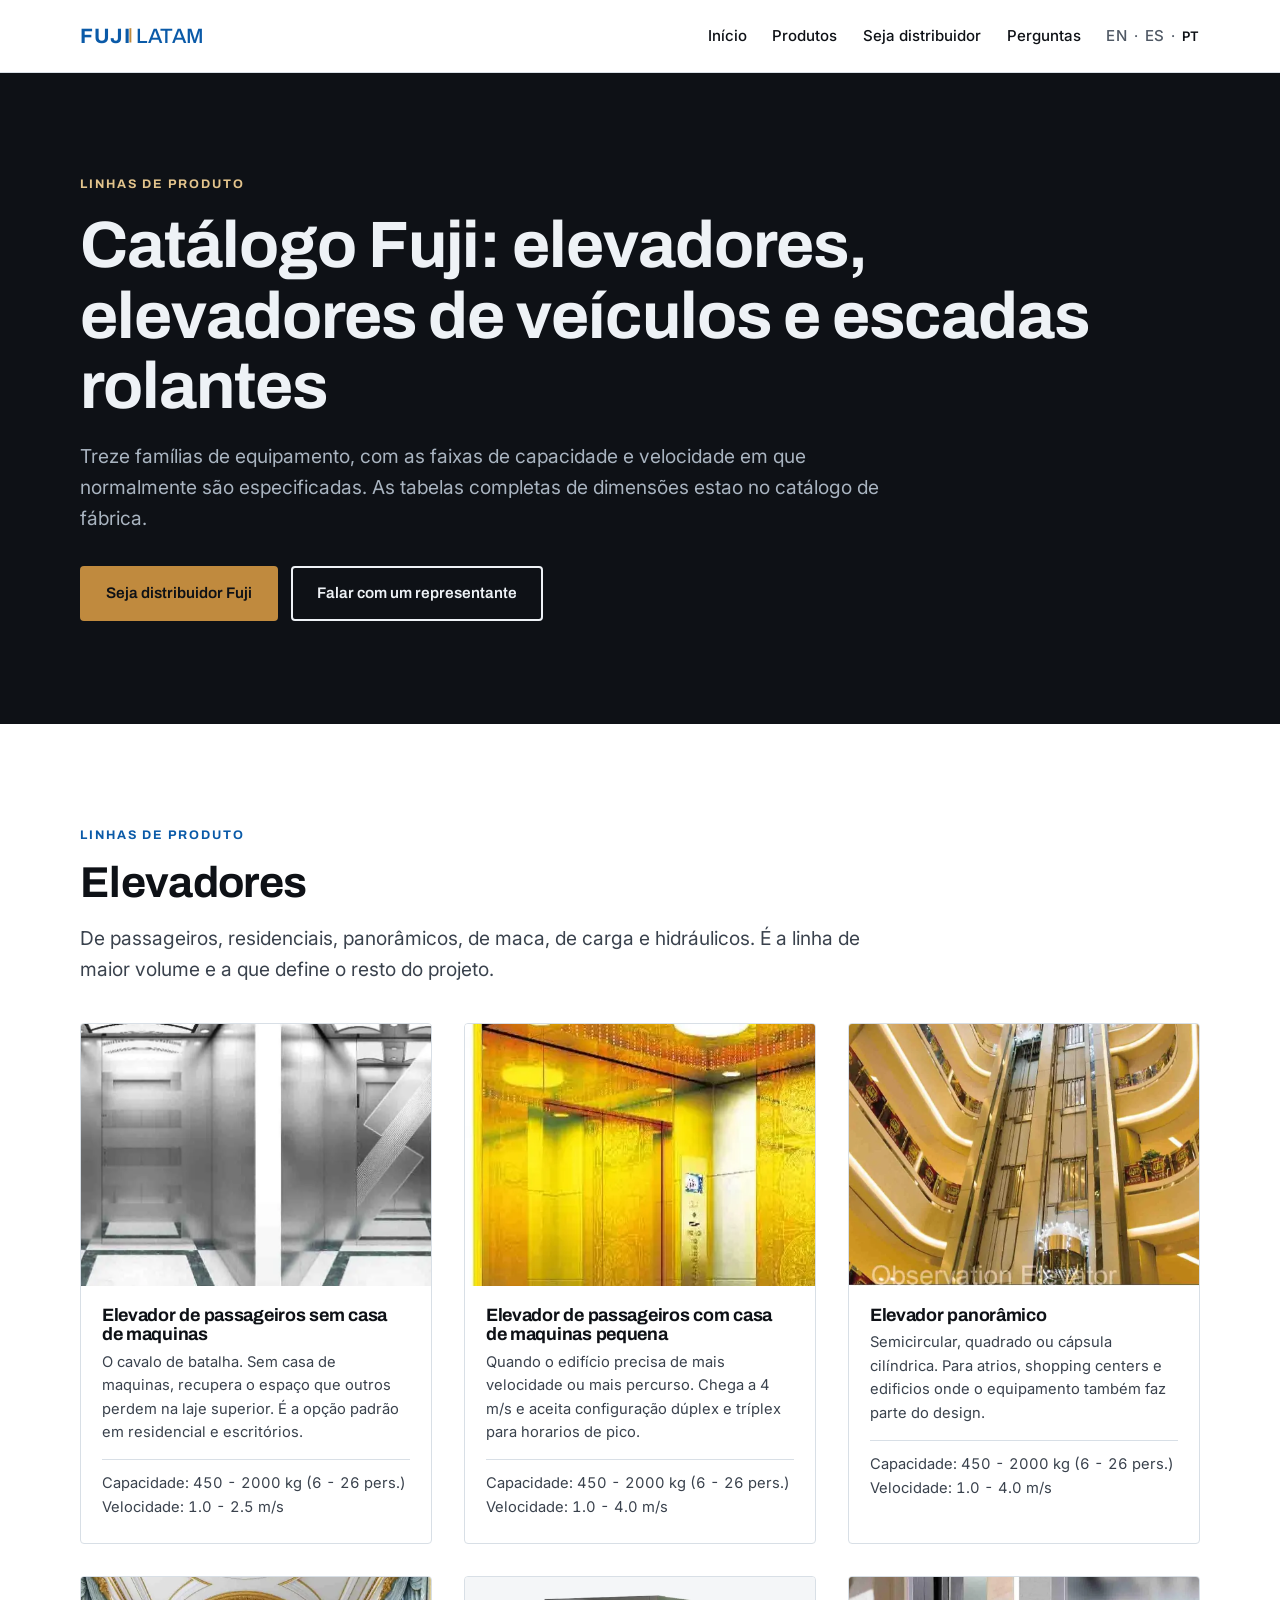
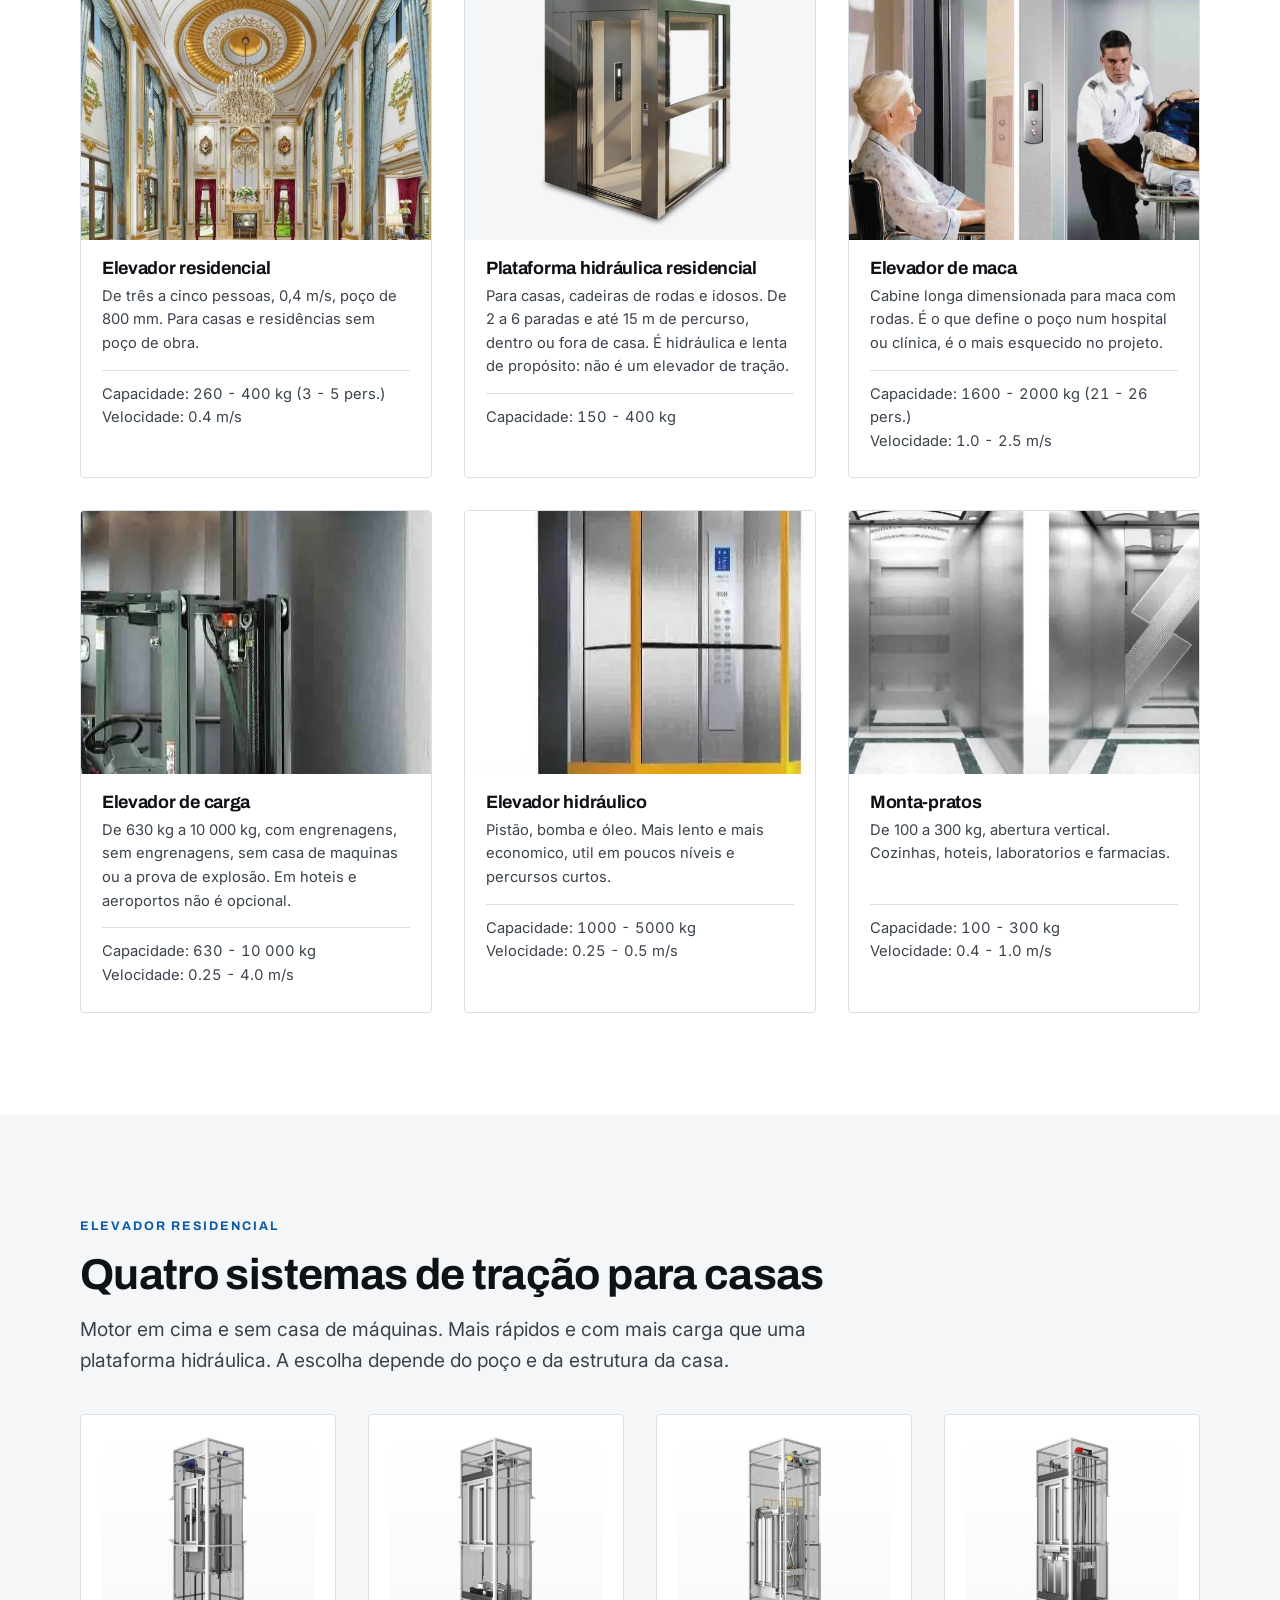
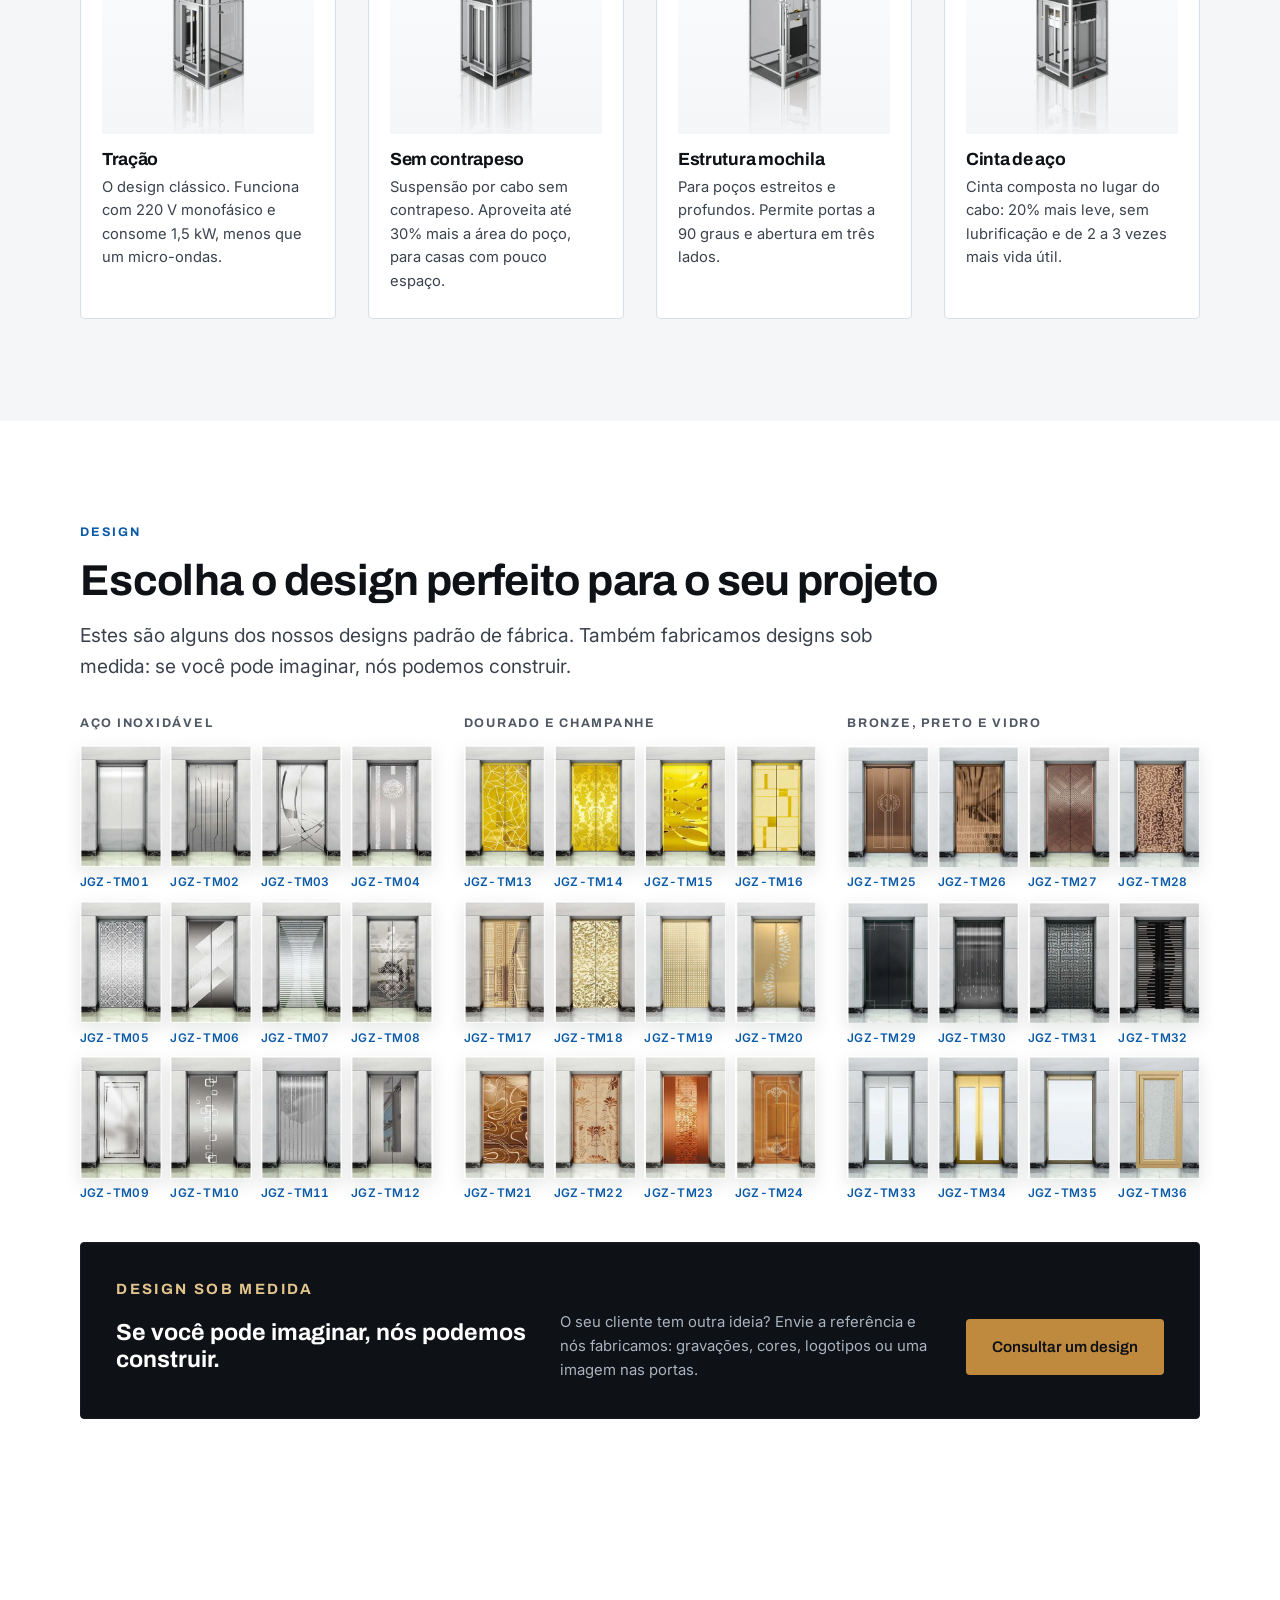
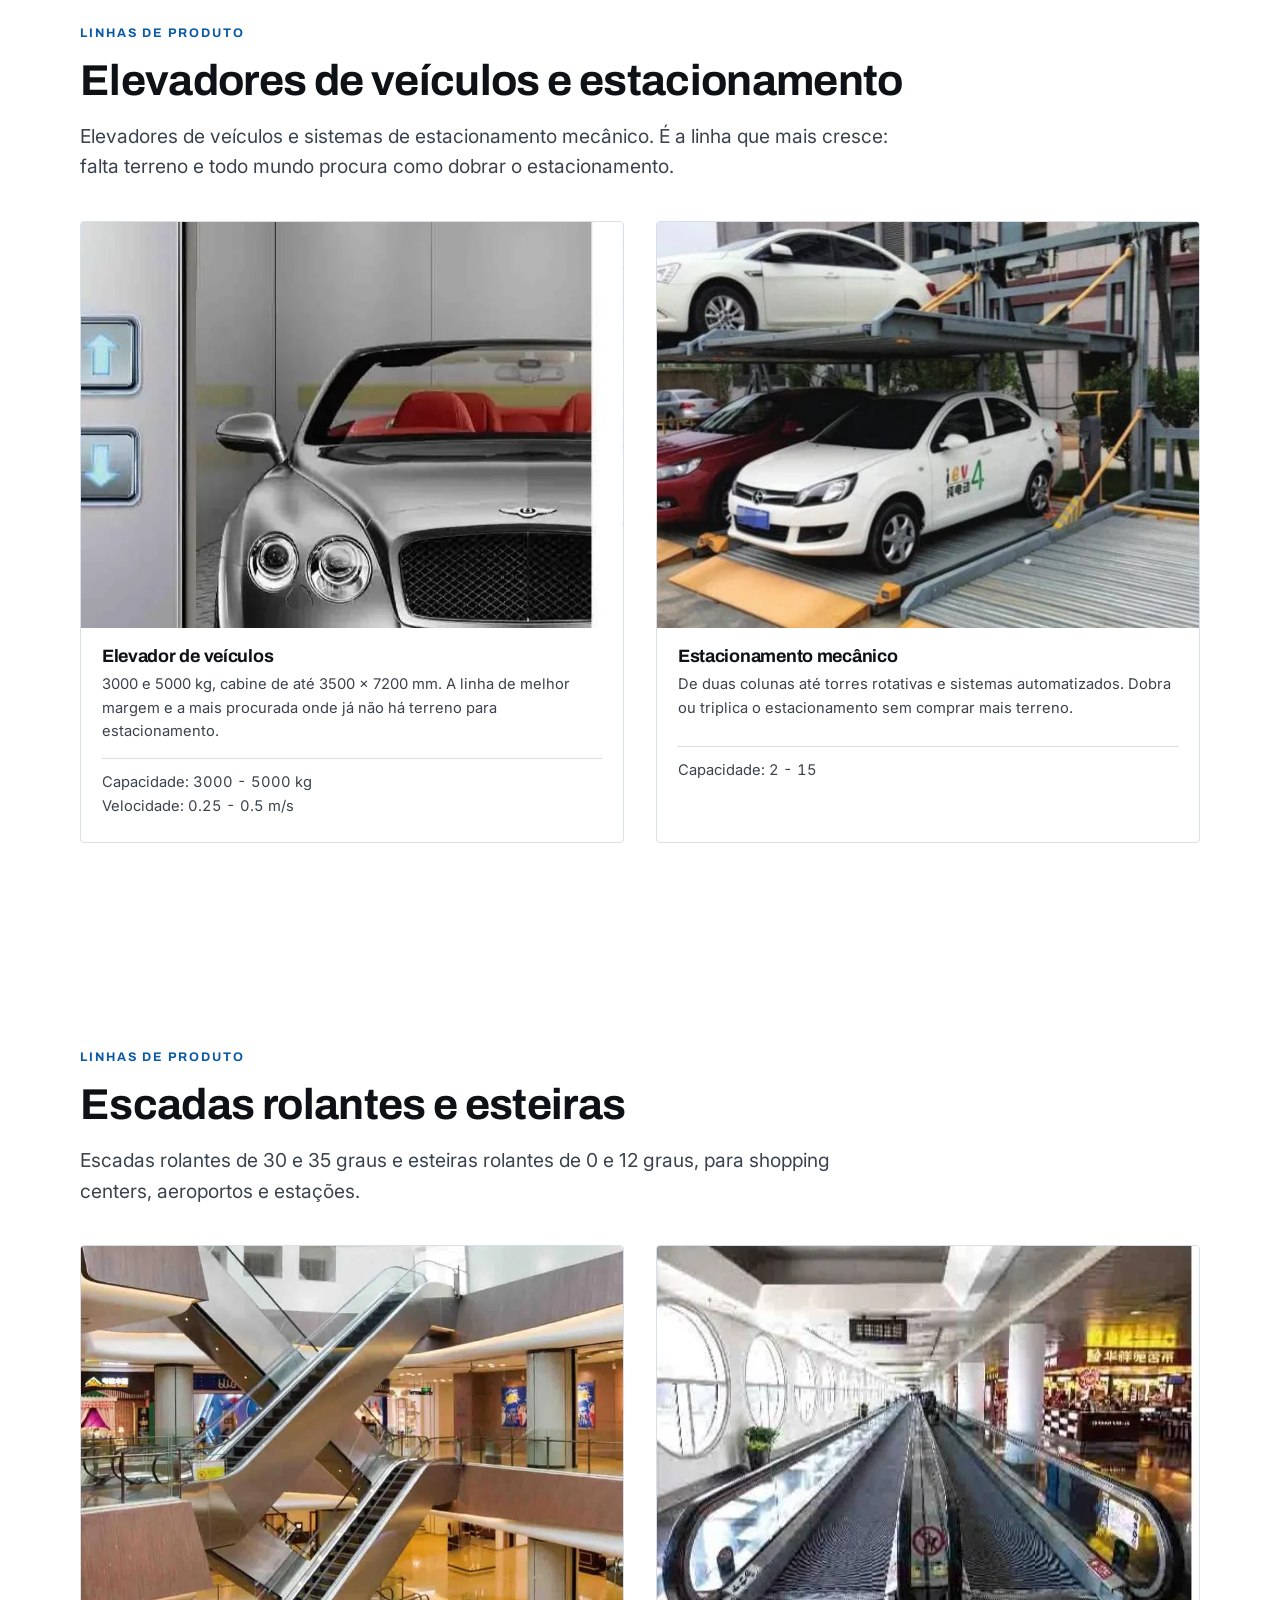
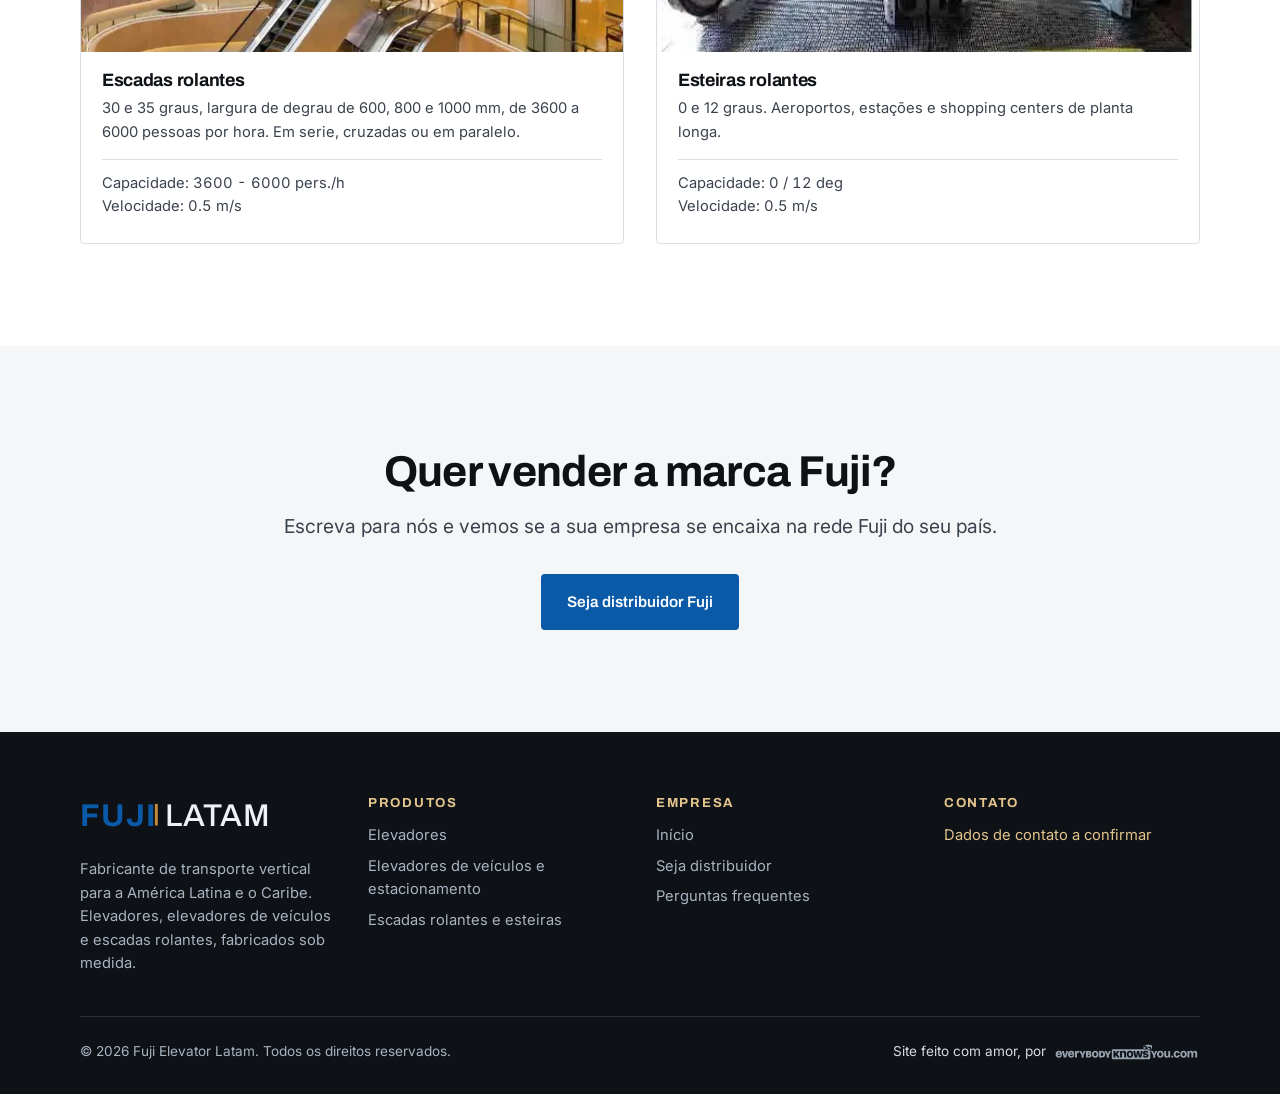
<file: pt/products.html>
<!DOCTYPE html>
<html lang="pt">
<head>
  <meta charset="UTF-8">
  <meta name="viewport" content="width=device-width, initial-scale=1.0">
  <title>Elevadores, elevadores de veículos e escadas rolantes | FujiLatam</title>
  <meta name="description" content="Catálogo Fuji completo: elevadores de passageiros, residenciais, de maca, de carga, elevadores de veículos, estacionamento mecânico e escadas rolantes.">
  <meta name="keywords" content="fabricante de elevadores, elevadores América Latina, elevador de veículos, escadas rolantes, distribuidor de elevadores, Fuji, transporte vertical, elevador de carga, estacionamento mecânico">

  <link rel="canonical" href="https://fujielevatorlatam.com/pt/products.html">
  <link rel="alternate" hreflang="en" href="https://fujielevatorlatam.com/products.html">
  <link rel="alternate" hreflang="es" href="https://fujielevatorlatam.com/es/products.html">
  <link rel="alternate" hreflang="pt" href="https://fujielevatorlatam.com/pt/products.html">
  <link rel="alternate" hreflang="x-default" href="https://fujielevatorlatam.com/products.html">

  <meta property="og:title" content="Elevadores, elevadores de veículos e escadas rolantes | FujiLatam">
  <meta property="og:description" content="Catálogo Fuji completo: elevadores de passageiros, residenciais, de maca, de carga, elevadores de veículos, estacionamento mecânico e escadas rolantes.">
  <meta property="og:type" content="website">
  <meta property="og:url" content="https://fujielevatorlatam.com/pt/products.html">
  <meta property="og:image" content="https://fujielevatorlatam.com/assets/images/social-share/share-fujilatam-fujielevatorlatam.com.jpg">
  <meta property="og:image:width" content="1200">
  <meta property="og:image:height" content="630">
  <meta property="og:image:alt" content="FujiLatam, Líderes na fabricação de todo tipo de transporte vertical">
  <meta property="og:site_name" content="FujiLatam">
  <meta property="og:locale" content="pt_BR">
  <meta property="og:locale:alternate" content="es_SV">
  <meta property="og:locale:alternate" content="pt_BR">

  <meta name="twitter:card" content="summary_large_image">
  <meta name="twitter:title" content="Elevadores, elevadores de veículos e escadas rolantes | FujiLatam">
  <meta name="twitter:description" content="Catálogo Fuji completo: elevadores de passageiros, residenciais, de maca, de carga, elevadores de veículos, estacionamento mecânico e escadas rolantes.">
  <meta name="twitter:image" content="https://fujielevatorlatam.com/assets/images/social-share/share-fujilatam-fujielevatorlatam.com.jpg">

  <meta name="robots" content="noindex, nofollow">
  <meta name="author" content="Fuji Elevator Latam">
  <meta name="theme-color" content="#0A5AA8">
  <meta name="geo.region" content="SV">
  <meta name="geo.placename" content="Latin America">
  <meta http-equiv="content-language" content="pt">

  <link rel="icon" href="../favicon.svg" type="image/svg+xml">
  <link rel="icon" href="../favicon.ico" sizes="any">
  <link rel="apple-touch-icon" href="../apple-touch-icon.png">
  <link rel="manifest" href="../site.webmanifest">
  <link rel="alternate" type="text/plain" title="llms.txt" href="https://fujielevatorlatam.com/llms.txt">

  <link rel="preload" as="image" href="../assets/images/hero/hero-poster-fujilatam-fujielevatorlatam.com.webp" type="image/webp">
  <link rel="preconnect" href="https://fonts.googleapis.com">
  <link rel="preconnect" href="https://fonts.gstatic.com" crossorigin>
  <link rel="preload" as="style" href="https://fonts.googleapis.com/css2?family=Archivo:wght@500;600;700&family=Inter:wght@400;500;600&display=swap">
  <link rel="stylesheet" href="https://fonts.googleapis.com/css2?family=Archivo:wght@500;600;700&family=Inter:wght@400;500;600&display=swap" media="print" onload="this.media='all'">
  <noscript><link rel="stylesheet" href="https://fonts.googleapis.com/css2?family=Archivo:wght@500;600;700&family=Inter:wght@400;500;600&display=swap"></noscript>

  <link rel="stylesheet" href="../assets/css/tokens.css">
  <link rel="stylesheet" href="../assets/css/styles.css">

<script type="application/ld+json">
{
 "@context": "https://schema.org",
 "@graph": [
  {
   "@type": "Organization",
   "@id": "https://fujielevatorlatam.com/#org",
   "name": "Fuji Elevator Latam",
   "alternateName": [
    "FujiLatam",
    "Fuji Elevator"
   ],
   "url": "https://fujielevatorlatam.com/",
   "logo": "https://fujielevatorlatam.com/assets/images/logos/logo-fujilatam-fujielevatorlatam.com.svg",
   "image": "https://fujielevatorlatam.com/assets/images/social-share/share-fujilatam-fujielevatorlatam.com.jpg",
   "slogan": "Líderes na fabricação de todo tipo de transporte vertical",
   "description": "Procura fabricante de elevadores para a sua empresa instaladora? A FujiLatam fabrica sob medida e exporta para toda a América Latina. Seja distribuidor.",
   "areaServed": [
    "SV",
    "GT",
    "HN",
    "NI",
    "CR",
    "PA",
    "MX",
    "CO",
    "PE",
    "EC",
    "CL",
    "AR",
    "BR",
    "DO",
    "PR",
    "BO"
   ],
   "knowsLanguage": [
    "es",
    "en",
    "pt"
   ],
   "knowsAbout": [
    "Elevador de passageiros sem casa de maquinas",
    "Elevador panorâmico",
    "Elevador residencial",
    "Elevador de maca",
    "Elevador de carga",
    "Elevador de veículos",
    "Estacionamento mecânico",
    "Escadas rolantes",
    "Esteiras rolantes"
   ],
   "address": {
    "@type": "PostalAddress",
    "addressCountry": "SV"
   }
  },
  {
   "@type": [
    "ProfessionalService",
    "LocalBusiness"
   ],
   "@id": "https://fujielevatorlatam.com/#service",
   "name": "FujiLatam",
   "parentOrganization": {
    "@id": "https://fujielevatorlatam.com/#org"
   },
   "description": "A FujiLatam não instala e não faz manutenção. Fabricamos e exportamos. O projeto, a instalação e o cliente final ficam com você.",
   "url": "https://fujielevatorlatam.com/",
   "image": "https://fujielevatorlatam.com/assets/images/social-share/share-fujilatam-fujielevatorlatam.com.jpg",
   "priceRange": "$$$",
   "address": {
    "@type": "PostalAddress",
    "addressCountry": "SV"
   },
   "areaServed": [
    {
     "@type": "Country",
     "name": "Latin America"
    },
    {
     "@type": "Country",
     "name": "Caribbean"
    }
   ],
   "serviceType": [
    "Elevadores",
    "Elevadores de veículos e estacionamento",
    "Escadas rolantes e esteiras"
   ],
   "currenciesAccepted": "USD",
   "hasOfferCatalog": {
    "@id": "https://fujielevatorlatam.com/#catalog"
   }
  },
  {
   "@type": "OfferCatalog",
   "@id": "https://fujielevatorlatam.com/#catalog",
   "name": "Elevadores, elevadores de veículos e escadas rolantes",
   "itemListElement": [
    {
     "@type": "Offer",
     "itemOffered": {
      "@type": "Service",
      "name": "Elevador de passageiros sem casa de maquinas",
      "description": "O cavalo de batalha. Sem casa de maquinas, recupera o espaço que outros perdem na laje superior. É a opção padrão em residencial e escritórios.",
      "provider": {
       "@id": "https://fujielevatorlatam.com/#org"
      }
     }
    },
    {
     "@type": "Offer",
     "itemOffered": {
      "@type": "Service",
      "name": "Elevador de passageiros com casa de maquinas pequena",
      "description": "Quando o edifício precisa de mais velocidade ou mais percurso. Chega a 4 m/s e aceita configuração dúplex e tríplex para horarios de pico.",
      "provider": {
       "@id": "https://fujielevatorlatam.com/#org"
      }
     }
    },
    {
     "@type": "Offer",
     "itemOffered": {
      "@type": "Service",
      "name": "Elevador panorâmico",
      "description": "Semicircular, quadrado ou cápsula cilíndrica. Para atrios, shopping centers e edificios onde o equipamento também faz parte do design.",
      "provider": {
       "@id": "https://fujielevatorlatam.com/#org"
      }
     }
    },
    {
     "@type": "Offer",
     "itemOffered": {
      "@type": "Service",
      "name": "Elevador residencial",
      "description": "De três a cinco pessoas, 0,4 m/s, poço de 800 mm. Para casas e residências sem poço de obra.",
      "provider": {
       "@id": "https://fujielevatorlatam.com/#org"
      }
     }
    },
    {
     "@type": "Offer",
     "itemOffered": {
      "@type": "Service",
      "name": "Elevador de maca",
      "description": "Cabine longa dimensionada para maca com rodas. É o que define o poço num hospital ou clínica, é o mais esquecido no projeto.",
      "provider": {
       "@id": "https://fujielevatorlatam.com/#org"
      }
     }
    },
    {
     "@type": "Offer",
     "itemOffered": {
      "@type": "Service",
      "name": "Elevador de carga",
      "description": "De 630 kg a 10 000 kg, com engrenagens, sem engrenagens, sem casa de maquinas ou a prova de explosão. Em hoteis e aeroportos não é opcional.",
      "provider": {
       "@id": "https://fujielevatorlatam.com/#org"
      }
     }
    },
    {
     "@type": "Offer",
     "itemOffered": {
      "@type": "Service",
      "name": "Elevador de veículos",
      "description": "3000 e 5000 kg, cabine de até 3500 x 7200 mm. A linha de melhor margem e a mais procurada onde já não há terreno para estacionamento.",
      "provider": {
       "@id": "https://fujielevatorlatam.com/#org"
      }
     }
    },
    {
     "@type": "Offer",
     "itemOffered": {
      "@type": "Service",
      "name": "Estacionamento mecânico",
      "description": "De duas colunas até torres rotativas e sistemas automatizados. Dobra ou triplica o estacionamento sem comprar mais terreno.",
      "provider": {
       "@id": "https://fujielevatorlatam.com/#org"
      }
     }
    },
    {
     "@type": "Offer",
     "itemOffered": {
      "@type": "Service",
      "name": "Escadas rolantes",
      "description": "30 e 35 graus, largura de degrau de 600, 800 e 1000 mm, de 3600 a 6000 pessoas por hora. Em serie, cruzadas ou em paralelo.",
      "provider": {
       "@id": "https://fujielevatorlatam.com/#org"
      }
     }
    },
    {
     "@type": "Offer",
     "itemOffered": {
      "@type": "Service",
      "name": "Esteiras rolantes",
      "description": "0 e 12 graus. Aeroportos, estações e shopping centers de planta longa.",
      "provider": {
       "@id": "https://fujielevatorlatam.com/#org"
      }
     }
    }
   ]
  },
  {
   "@type": "WebSite",
   "@id": "https://fujielevatorlatam.com/#website",
   "url": "https://fujielevatorlatam.com/",
   "name": "FujiLatam",
   "inLanguage": [
    "en",
    "es",
    "pt"
   ],
   "publisher": {
    "@id": "https://fujielevatorlatam.com/#org"
   }
  }
 ]
}
</script>
</head>
<body>
<header class="site-header">
  <div class="wrap">
    <a class="brand" href="index.html" aria-label="FujiLatam"><svg class="" viewBox="0 0 260 40" role="img" aria-label="FujiLatam" xmlns="http://www.w3.org/2000/svg"><text x="0" y="30" font-family="Archivo, Arial, sans-serif" font-size="32" font-weight="700" letter-spacing="1" fill="var(--accent)">FUJI</text><text x="86" y="30" font-family="Archivo, Arial, sans-serif" font-size="32" font-weight="500" letter-spacing="1" fill="currentColor">LATAM</text><rect x="76" y="8" width="3" height="22" fill="var(--brass)"/></svg></a>
    <button class="nav-toggle" aria-expanded="false" aria-controls="nav" aria-label="Menu">&#9776;</button>
    <nav class="nav" id="nav">
      <a href="index.html">Início</a><a href="products.html">Produtos</a><a href="distributors.html">Seja distribuidor</a><a href="index.html#faq">Perguntas</a>
      <span class="lang"><a href="../products.html">EN</a> &middot; <a href="../es/products.html">ES</a> &middot; <span class="active">PT</span></span>
    </nav>
  </div>
</header>
<main>

<section class="section section--dark">
  <div class="wrap">
    <p class="eyebrow">Linhas de produto</p>
    <h1>Catálogo Fuji: elevadores, elevadores de veículos e escadas rolantes</h1>
    <p class="lede" style="margin-top:1.2rem">Treze famílias de equipamento, com as faixas de capacidade e velocidade em que normalmente são especificadas. As tabelas completas de dimensões estao no catálogo de fábrica.</p>
    <div class="btnrow">
      <a class="btn btn--brass" href="distributors.html">Seja distribuidor Fuji</a>
      <a class="btn btn--ghost" href="index.html#finder">Falar com um representante</a>
    </div>
  </div>
</section>

<section class="section" id="elevadores">
  <div class="wrap">
    <p class="eyebrow">Linhas de produto</p>
    <h2>Elevadores</h2>
    <p class="lede" style="margin-top:1rem;margin-bottom:2.4rem">De passageiros, residenciais, panorâmicos, de maca, de carga e hidráulicos. É a linha de maior volume e a que define o resto do projeto.</p>
    <div class="grid grid--3"><article class="pcard reveal" id="f-mrl"><div class="pcard__img"><img src="../assets/images/products/cabina-estandar-fujilatam-fujielevatorlatam.com.webp" alt="Elevador de passageiros sem casa de maquinas" loading="lazy" width="1200" height="900"></div><div class="pcard__body"><h3>Elevador de passageiros sem casa de maquinas</h3><p>O cavalo de batalha. Sem casa de maquinas, recupera o espaço que outros perdem na laje superior. É a opção padrão em residencial e escritórios.</p><p class="pcard__spec">Capacidade: 450 - 2000 kg (6 - 26 pers.)<br>Velocidade: 1.0 - 2.5 m/s</p></div></article><article class="pcard reveal" id="f-smr"><div class="pcard__img"><img src="../assets/images/products/cabina-lujo-oro-fujilatam-fujielevatorlatam.com.webp" alt="Elevador de passageiros com casa de maquinas pequena" loading="lazy" width="1200" height="900"></div><div class="pcard__body"><h3>Elevador de passageiros com casa de maquinas pequena</h3><p>Quando o edifício precisa de mais velocidade ou mais percurso. Chega a 4 m/s e aceita configuração dúplex e tríplex para horarios de pico.</p><p class="pcard__spec">Capacidade: 450 - 2000 kg (6 - 26 pers.)<br>Velocidade: 1.0 - 4.0 m/s</p></div></article><article class="pcard reveal" id="f-pano"><div class="pcard__img"><img src="../assets/images/products/elevador-panoramico-fujilatam-fujielevatorlatam.com.webp" alt="Elevador panorâmico" loading="lazy" width="1200" height="900"></div><div class="pcard__body"><h3>Elevador panorâmico</h3><p>Semicircular, quadrado ou cápsula cilíndrica. Para atrios, shopping centers e edificios onde o equipamento também faz parte do design.</p><p class="pcard__spec">Capacidade: 450 - 2000 kg (6 - 26 pers.)<br>Velocidade: 1.0 - 4.0 m/s</p></div></article><article class="pcard reveal" id="f-villa"><div class="pcard__img"><img src="../assets/images/products/elevador-residencial-fujilatam-fujielevatorlatam.com.webp" alt="Elevador residencial" loading="lazy" width="1200" height="900"></div><div class="pcard__body"><h3>Elevador residencial</h3><p>De três a cinco pessoas, 0,4 m/s, poço de 800 mm. Para casas e residências sem poço de obra.</p><p class="pcard__spec">Capacidade: 260 - 400 kg (3 - 5 pers.)<br>Velocidade: 0.4 m/s</p></div></article><article class="pcard reveal" id="f-plat"><div class="pcard__img"><img src="../assets/images/products/plataforma-residencial-fujilatam-fujielevatorlatam.com.webp" alt="Plataforma hidráulica residencial" loading="lazy" width="1200" height="900"></div><div class="pcard__body"><h3>Plataforma hidráulica residencial</h3><p>Para casas, cadeiras de rodas e idosos. De 2 a 6 paradas e até 15 m de percurso, dentro ou fora de casa. É hidráulica e lenta de propósito: não é um elevador de tração.</p><p class="pcard__spec">Capacidade: 150 - 400 kg</p></div></article><article class="pcard reveal" id="f-bed"><div class="pcard__img"><img src="../assets/images/products/elevador-camillas-fujilatam-fujielevatorlatam.com.webp" alt="Elevador de maca" loading="lazy" width="1200" height="900"></div><div class="pcard__body"><h3>Elevador de maca</h3><p>Cabine longa dimensionada para maca com rodas. É o que define o poço num hospital ou clínica, é o mais esquecido no projeto.</p><p class="pcard__spec">Capacidade: 1600 - 2000 kg (21 - 26 pers.)<br>Velocidade: 1.0 - 2.5 m/s</p></div></article><article class="pcard reveal" id="f-freight"><div class="pcard__img"><img src="../assets/images/products/montacargas-fujilatam-fujielevatorlatam.com.webp" alt="Elevador de carga" loading="lazy" width="1200" height="900"></div><div class="pcard__body"><h3>Elevador de carga</h3><p>De 630 kg a 10 000 kg, com engrenagens, sem engrenagens, sem casa de maquinas ou a prova de explosão. Em hoteis e aeroportos não é opcional.</p><p class="pcard__spec">Capacidade: 630 - 10 000 kg<br>Velocidade: 0.25 - 4.0 m/s</p></div></article><article class="pcard reveal" id="f-hydra"><div class="pcard__img"><img src="../assets/images/products/elevador-capsula-fujilatam-fujielevatorlatam.com.webp" alt="Elevador hidráulico" loading="lazy" width="1200" height="900"></div><div class="pcard__body"><h3>Elevador hidráulico</h3><p>Pistão, bomba e óleo. Mais lento e mais economico, util em poucos níveis e percursos curtos.</p><p class="pcard__spec">Capacidade: 1000 - 5000 kg<br>Velocidade: 0.25 - 0.5 m/s</p></div></article><article class="pcard reveal" id="f-dumb"><div class="pcard__img"><img src="../assets/images/products/cabina-estandar-fujilatam-fujielevatorlatam.com.webp" alt="Monta-pratos" loading="lazy" width="1200" height="900"></div><div class="pcard__body"><h3>Monta-pratos</h3><p>De 100 a 300 kg, abertura vertical. Cozinhas, hoteis, laboratorios e farmacias.</p><p class="pcard__spec">Capacidade: 100 - 300 kg<br>Velocidade: 0.4 - 1.0 m/s</p></div></article></div>
  </div>
</section>
<section class="section section--surface" id="residencial">
  <div class="wrap">
    <p class="eyebrow">Elevador residencial</p>
    <h2>Quatro sistemas de tração para casas</h2>
    <p class="lede" style="margin-top:1rem;margin-bottom:2.4rem">Motor em cima e sem casa de máquinas. Mais rápidos e com mais carga que uma plataforma hidráulica. A escolha depende do poço e da estrutura da casa.</p>
    <div class="grid grid--4"><article class="shaft reveal reveal-d1"><div class="shaft__img"><img src="../assets/images/designs/residencial-traccion-fujilatam-fujielevatorlatam.com.webp" alt="Tração" loading="lazy" width="230" height="900"></div><h3>Tração</h3><p>O design clássico. Funciona com 220 V monofásico e consome 1,5 kW, menos que um micro-ondas.</p></article><article class="shaft reveal reveal-d2"><div class="shaft__img"><img src="../assets/images/designs/residencial-sin-contrapeso-fujilatam-fujielevatorlatam.com.webp" alt="Sem contrapeso" loading="lazy" width="230" height="900"></div><h3>Sem contrapeso</h3><p>Suspensão por cabo sem contrapeso. Aproveita até 30% mais a área do poço, para casas com pouco espaço.</p></article><article class="shaft reveal reveal-d3"><div class="shaft__img"><img src="../assets/images/designs/residencial-mochila-fujilatam-fujielevatorlatam.com.webp" alt="Estrutura mochila" loading="lazy" width="230" height="900"></div><h3>Estrutura mochila</h3><p>Para poços estreitos e profundos. Permite portas a 90 graus e abertura em três lados.</p></article><article class="shaft reveal reveal-d4"><div class="shaft__img"><img src="../assets/images/designs/residencial-cinta-acero-fujilatam-fujielevatorlatam.com.webp" alt="Cinta de aço" loading="lazy" width="230" height="900"></div><h3>Cinta de aço</h3><p>Cinta composta no lugar do cabo: 20% mais leve, sem lubrificação e de 2 a 3 vezes mais vida útil.</p></article></div>
  </div>
</section>
<section class="section" id="disenos">
  <div class="wrap">
    <p class="eyebrow">Design</p>
    <h2>Escolha o design perfeito para o seu projeto</h2>
    <p class="lede" style="margin-top:1rem;margin-bottom:2rem">Estes são alguns dos nossos designs padrão de fábrica. Também fabricamos designs sob medida: se você pode imaginar, nós podemos construir.</p>
    <div class="gallery" data-gallery>
      
      <div class="gallery__body">
        <div>
          <div class="tabpanel" id="panel-doors"><div class="dgroup"><p class="dgroup__t">Aço inoxidável</p><div class="dgroup__grid"><figure class="door"><img src="../assets/images/designs/puerta-jgz-tm01-fujilatam-fujielevatorlatam.com.webp" alt="JGZ-TM01" loading="lazy" width="240" height="360"><figcaption>JGZ-TM01</figcaption></figure><figure class="door"><img src="../assets/images/designs/puerta-jgz-tm02-fujilatam-fujielevatorlatam.com.webp" alt="JGZ-TM02" loading="lazy" width="240" height="360"><figcaption>JGZ-TM02</figcaption></figure><figure class="door"><img src="../assets/images/designs/puerta-jgz-tm03-fujilatam-fujielevatorlatam.com.webp" alt="JGZ-TM03" loading="lazy" width="240" height="360"><figcaption>JGZ-TM03</figcaption></figure><figure class="door"><img src="../assets/images/designs/puerta-jgz-tm04-fujilatam-fujielevatorlatam.com.webp" alt="JGZ-TM04" loading="lazy" width="240" height="360"><figcaption>JGZ-TM04</figcaption></figure><figure class="door"><img src="../assets/images/designs/puerta-jgz-tm05-fujilatam-fujielevatorlatam.com.webp" alt="JGZ-TM05" loading="lazy" width="240" height="360"><figcaption>JGZ-TM05</figcaption></figure><figure class="door"><img src="../assets/images/designs/puerta-jgz-tm06-fujilatam-fujielevatorlatam.com.webp" alt="JGZ-TM06" loading="lazy" width="240" height="360"><figcaption>JGZ-TM06</figcaption></figure><figure class="door"><img src="../assets/images/designs/puerta-jgz-tm07-fujilatam-fujielevatorlatam.com.webp" alt="JGZ-TM07" loading="lazy" width="240" height="360"><figcaption>JGZ-TM07</figcaption></figure><figure class="door"><img src="../assets/images/designs/puerta-jgz-tm08-fujilatam-fujielevatorlatam.com.webp" alt="JGZ-TM08" loading="lazy" width="240" height="360"><figcaption>JGZ-TM08</figcaption></figure><figure class="door"><img src="../assets/images/designs/puerta-jgz-tm09-fujilatam-fujielevatorlatam.com.webp" alt="JGZ-TM09" loading="lazy" width="240" height="360"><figcaption>JGZ-TM09</figcaption></figure><figure class="door"><img src="../assets/images/designs/puerta-jgz-tm10-fujilatam-fujielevatorlatam.com.webp" alt="JGZ-TM10" loading="lazy" width="240" height="360"><figcaption>JGZ-TM10</figcaption></figure><figure class="door"><img src="../assets/images/designs/puerta-jgz-tm11-fujilatam-fujielevatorlatam.com.webp" alt="JGZ-TM11" loading="lazy" width="240" height="360"><figcaption>JGZ-TM11</figcaption></figure><figure class="door"><img src="../assets/images/designs/puerta-jgz-tm12-fujilatam-fujielevatorlatam.com.webp" alt="JGZ-TM12" loading="lazy" width="240" height="360"><figcaption>JGZ-TM12</figcaption></figure></div></div><div class="dgroup"><p class="dgroup__t">Dourado e champanhe</p><div class="dgroup__grid"><figure class="door"><img src="../assets/images/designs/puerta-jgz-tm13-fujilatam-fujielevatorlatam.com.webp" alt="JGZ-TM13" loading="lazy" width="240" height="360"><figcaption>JGZ-TM13</figcaption></figure><figure class="door"><img src="../assets/images/designs/puerta-jgz-tm14-fujilatam-fujielevatorlatam.com.webp" alt="JGZ-TM14" loading="lazy" width="240" height="360"><figcaption>JGZ-TM14</figcaption></figure><figure class="door"><img src="../assets/images/designs/puerta-jgz-tm15-fujilatam-fujielevatorlatam.com.webp" alt="JGZ-TM15" loading="lazy" width="240" height="360"><figcaption>JGZ-TM15</figcaption></figure><figure class="door"><img src="../assets/images/designs/puerta-jgz-tm16-fujilatam-fujielevatorlatam.com.webp" alt="JGZ-TM16" loading="lazy" width="240" height="360"><figcaption>JGZ-TM16</figcaption></figure><figure class="door"><img src="../assets/images/designs/puerta-jgz-tm17-fujilatam-fujielevatorlatam.com.webp" alt="JGZ-TM17" loading="lazy" width="240" height="360"><figcaption>JGZ-TM17</figcaption></figure><figure class="door"><img src="../assets/images/designs/puerta-jgz-tm18-fujilatam-fujielevatorlatam.com.webp" alt="JGZ-TM18" loading="lazy" width="240" height="360"><figcaption>JGZ-TM18</figcaption></figure><figure class="door"><img src="../assets/images/designs/puerta-jgz-tm19-fujilatam-fujielevatorlatam.com.webp" alt="JGZ-TM19" loading="lazy" width="240" height="360"><figcaption>JGZ-TM19</figcaption></figure><figure class="door"><img src="../assets/images/designs/puerta-jgz-tm20-fujilatam-fujielevatorlatam.com.webp" alt="JGZ-TM20" loading="lazy" width="240" height="360"><figcaption>JGZ-TM20</figcaption></figure><figure class="door"><img src="../assets/images/designs/puerta-jgz-tm21-fujilatam-fujielevatorlatam.com.webp" alt="JGZ-TM21" loading="lazy" width="240" height="360"><figcaption>JGZ-TM21</figcaption></figure><figure class="door"><img src="../assets/images/designs/puerta-jgz-tm22-fujilatam-fujielevatorlatam.com.webp" alt="JGZ-TM22" loading="lazy" width="240" height="360"><figcaption>JGZ-TM22</figcaption></figure><figure class="door"><img src="../assets/images/designs/puerta-jgz-tm23-fujilatam-fujielevatorlatam.com.webp" alt="JGZ-TM23" loading="lazy" width="240" height="360"><figcaption>JGZ-TM23</figcaption></figure><figure class="door"><img src="../assets/images/designs/puerta-jgz-tm24-fujilatam-fujielevatorlatam.com.webp" alt="JGZ-TM24" loading="lazy" width="240" height="360"><figcaption>JGZ-TM24</figcaption></figure></div></div><div class="dgroup"><p class="dgroup__t">Bronze, preto e vidro</p><div class="dgroup__grid"><figure class="door"><img src="../assets/images/designs/puerta-jgz-tm25-fujilatam-fujielevatorlatam.com.webp" alt="JGZ-TM25" loading="lazy" width="240" height="360"><figcaption>JGZ-TM25</figcaption></figure><figure class="door"><img src="../assets/images/designs/puerta-jgz-tm26-fujilatam-fujielevatorlatam.com.webp" alt="JGZ-TM26" loading="lazy" width="240" height="360"><figcaption>JGZ-TM26</figcaption></figure><figure class="door"><img src="../assets/images/designs/puerta-jgz-tm27-fujilatam-fujielevatorlatam.com.webp" alt="JGZ-TM27" loading="lazy" width="240" height="360"><figcaption>JGZ-TM27</figcaption></figure><figure class="door"><img src="../assets/images/designs/puerta-jgz-tm28-fujilatam-fujielevatorlatam.com.webp" alt="JGZ-TM28" loading="lazy" width="240" height="360"><figcaption>JGZ-TM28</figcaption></figure><figure class="door"><img src="../assets/images/designs/puerta-jgz-tm29-fujilatam-fujielevatorlatam.com.webp" alt="JGZ-TM29" loading="lazy" width="240" height="360"><figcaption>JGZ-TM29</figcaption></figure><figure class="door"><img src="../assets/images/designs/puerta-jgz-tm30-fujilatam-fujielevatorlatam.com.webp" alt="JGZ-TM30" loading="lazy" width="240" height="360"><figcaption>JGZ-TM30</figcaption></figure><figure class="door"><img src="../assets/images/designs/puerta-jgz-tm31-fujilatam-fujielevatorlatam.com.webp" alt="JGZ-TM31" loading="lazy" width="240" height="360"><figcaption>JGZ-TM31</figcaption></figure><figure class="door"><img src="../assets/images/designs/puerta-jgz-tm32-fujilatam-fujielevatorlatam.com.webp" alt="JGZ-TM32" loading="lazy" width="240" height="360"><figcaption>JGZ-TM32</figcaption></figure><figure class="door"><img src="../assets/images/designs/puerta-jgz-tm33-fujilatam-fujielevatorlatam.com.webp" alt="JGZ-TM33" loading="lazy" width="240" height="360"><figcaption>JGZ-TM33</figcaption></figure><figure class="door"><img src="../assets/images/designs/puerta-jgz-tm34-fujilatam-fujielevatorlatam.com.webp" alt="JGZ-TM34" loading="lazy" width="240" height="360"><figcaption>JGZ-TM34</figcaption></figure><figure class="door"><img src="../assets/images/designs/puerta-jgz-tm35-fujilatam-fujielevatorlatam.com.webp" alt="JGZ-TM35" loading="lazy" width="240" height="360"><figcaption>JGZ-TM35</figcaption></figure><figure class="door"><img src="../assets/images/designs/puerta-jgz-tm36-fujilatam-fujielevatorlatam.com.webp" alt="JGZ-TM36" loading="lazy" width="240" height="360"><figcaption>JGZ-TM36</figcaption></figure></div></div></div>
          
        </div>
        <aside class="custom reveal">
      <p class="eyebrow">Design sob medida</p>
      <p class="custom__big">Se você pode imaginar, nós podemos construir.</p>
      <p>O seu cliente tem outra ideia? Envie a referência e nós fabricamos: gravações, cores, logotipos ou uma imagem nas portas.</p>
      <a class="btn btn--brass" href="distributors.html">Consultar um design</a>
    </aside>
      </div>
    </div>
  </div>
</section>
<section class="section" id="montacoches">
  <div class="wrap">
    <p class="eyebrow">Linhas de produto</p>
    <h2>Elevadores de veículos e estacionamento</h2>
    <p class="lede" style="margin-top:1rem;margin-bottom:2.4rem">Elevadores de veículos e sistemas de estacionamento mecânico. É a linha que mais cresce: falta terreno e todo mundo procura como dobrar o estacionamento.</p>
    <div class="grid grid--3"><article class="pcard reveal" id="f-car"><div class="pcard__img"><img src="../assets/images/products/montacoches-fujilatam-fujielevatorlatam.com.webp" alt="Elevador de veículos" loading="lazy" width="1200" height="900"></div><div class="pcard__body"><h3>Elevador de veículos</h3><p>3000 e 5000 kg, cabine de até 3500 x 7200 mm. A linha de melhor margem e a mais procurada onde já não há terreno para estacionamento.</p><p class="pcard__spec">Capacidade: 3000 - 5000 kg<br>Velocidade: 0.25 - 0.5 m/s</p></div></article><article class="pcard reveal" id="f-parking"><div class="pcard__img"><img src="../assets/images/products/parqueo-mecanico-fujilatam-fujielevatorlatam.com.webp" alt="Estacionamento mecânico" loading="lazy" width="1200" height="900"></div><div class="pcard__body"><h3>Estacionamento mecânico</h3><p>De duas colunas até torres rotativas e sistemas automatizados. Dobra ou triplica o estacionamento sem comprar mais terreno.</p><p class="pcard__spec">Capacidade: 2 - 15</p></div></article></div>
  </div>
</section>
<section class="section" id="escaleras">
  <div class="wrap">
    <p class="eyebrow">Linhas de produto</p>
    <h2>Escadas rolantes e esteiras</h2>
    <p class="lede" style="margin-top:1rem;margin-bottom:2.4rem">Escadas rolantes de 30 e 35 graus e esteiras rolantes de 0 e 12 graus, para shopping centers, aeroportos e estações.</p>
    <div class="grid grid--3"><article class="pcard reveal" id="f-esc"><div class="pcard__img"><img src="../assets/images/products/escaleras-electricas-fujilatam-fujielevatorlatam.com.webp" alt="Escadas rolantes" loading="lazy" width="1200" height="900"></div><div class="pcard__body"><h3>Escadas rolantes</h3><p>30 e 35 graus, largura de degrau de 600, 800 e 1000 mm, de 3600 a 6000 pessoas por hora. Em serie, cruzadas ou em paralelo.</p><p class="pcard__spec">Capacidade: 3600 - 6000 pers./h<br>Velocidade: 0.5 m/s</p></div></article><article class="pcard reveal" id="f-walk"><div class="pcard__img"><img src="../assets/images/products/pasillos-moviles-fujilatam-fujielevatorlatam.com.webp" alt="Esteiras rolantes" loading="lazy" width="1200" height="900"></div><div class="pcard__body"><h3>Esteiras rolantes</h3><p>0 e 12 graus. Aeroportos, estações e shopping centers de planta longa.</p><p class="pcard__spec">Capacidade: 0 / 12 deg<br>Velocidade: 0.5 m/s</p></div></article></div>
  </div>
</section>
<section class="section section--surface center">
  <div class="wrap">
    <h2>Quer vender a marca Fuji?</h2>
    <p class="lede" style="margin-top:1rem">Escreva para nós e vemos se a sua empresa se encaixa na rede Fuji do seu país.</p>
    <div class="btnrow"><a class="btn btn--primary" href="distributors.html">Seja distribuidor Fuji</a></div>
  </div>
</section>
</main>
<footer class="site-footer">
  <div class="wrap">
    <div class="footer-grid">
      <div>
        <svg class="" viewBox="0 0 260 40" role="img" aria-label="FujiLatam" xmlns="http://www.w3.org/2000/svg"><text x="0" y="30" font-family="Archivo, Arial, sans-serif" font-size="32" font-weight="700" letter-spacing="1" fill="var(--accent)">FUJI</text><text x="86" y="30" font-family="Archivo, Arial, sans-serif" font-size="32" font-weight="500" letter-spacing="1" fill="currentColor">LATAM</text><rect x="76" y="8" width="3" height="22" fill="var(--brass)"/></svg>
        <p style="margin-top:.9rem;font-size:.92rem;color:var(--on-dark-soft);max-width:34ch">Fabricante de transporte vertical para a América Latina e o Caribe. Elevadores, elevadores de veículos e escadas rolantes, fabricados sob medida.</p>
      </div>
      <div>
        <h4>Produtos</h4>
        <ul><li><a href="products.html#elevadores">Elevadores</a></li><li><a href="products.html#montacoches">Elevadores de veículos e estacionamento</a></li><li><a href="products.html#escaleras">Escadas rolantes e esteiras</a></li></ul>
      </div>
      <div>
        <h4>Empresa</h4>
        <ul>
          <li><a href="index.html">Início</a></li>
          <li><a href="distributors.html">Seja distribuidor</a></li>
          <li><a href="index.html#faq">Perguntas frequentes</a></li>
        </ul>
      </div>
      <div>
        <h4>Contato</h4>
        <ul>
          <li><span style="color:var(--brass-lt)">Dados de contato a confirmar</span></li>
        </ul>
      </div>
    </div>
    <div class="footer-bottom">
      <span>&copy; 2026 Fuji Elevator Latam. Todos os direitos reservados.</span>
      <a class="eky-credit" href="https://everybodyknowsyou.com" target="_blank" rel="noopener"
         aria-label="Site feito com amor por everybodyknowsyou.com">
        <span class="eky-credit__text">Site feito com amor, por</span>
        <svg role="img" aria-label="everybodyknowsyou.com" id="Layer_1" data-name="Layer 1" xmlns="http://www.w3.org/2000/svg" viewBox="0 0 1296.95 160.34">
  <defs>
    <style>
            .cls-1 { fill: var(--eky-bg, #ffffff); }
      .cls-2 { fill: var(--eky-fg, currentColor); }
    </style>
  </defs>
  <g>
    <g>
      <g>
        <rect class="cls-2" x="515.16" y="55.21" width="342.62" height="90.52" rx="12" ry="12"/>
        <path class="cls-1" d="M530.13,71.12h16.6v15.46l-.24,6.96h.32l3.32-4.61,15.14-17.81h19.83l-22.02,25.02,22.18,33.68h-19.92l-13.76-20.73-4.86,5.34v15.38h-16.6v-58.69Z"/>
        <path class="cls-1" d="M604.13,71.12v8.01h.32c4.53-6.23,10.53-9.23,18.54-9.23,12.47,0,18.94,7.29,18.94,22.02v37.89h-16.6v-35.3c0-7.69-2.75-10.85-8.58-10.85-7.21,0-11.82,4.7-11.82,12.14v34h-16.6v-58.69h15.79Z"/>
        <path class="cls-1" d="M647.37,100.43c0-17.57,11.09-30.52,29.31-30.52s29.31,12.95,29.31,30.52-11.09,30.6-29.31,30.6-29.31-13.03-29.31-30.6ZM688.66,100.43c0-9.8-3.81-17.16-11.98-17.16s-11.98,7.37-11.98,17.16,3.81,17.24,11.98,17.24,11.98-7.45,11.98-17.24Z"/>
        <path class="cls-1" d="M705.66,71.12h17.57l6.64,35.62c.41,2.02.73,4.86,1.14,6.88h.32l1.21-6.88,6.88-35.62h18.54l7.45,35.62,1.29,6.88h.32l1.05-6.88,5.99-35.62h17.24l-13.28,58.69h-21.53l-6.64-32.38-1.29-6.88h-.32l-1.21,6.88-6.56,32.38h-21.45l-13.36-58.69Z"/>
        <path class="cls-1" d="M791.81,110.79l17-.08c.57,4.78,3.72,7.53,9.31,7.53,4.61,0,7.85-1.7,7.85-5.26,0-2.67-1.78-4.37-5.59-5.26l-14.09-3.24c-8.98-2.02-13.84-7.77-13.84-16.27,0-11.5,8.99-18.3,24.69-18.3,14.65,0,23.56,6.96,23.8,18.05h-17c-.49-3.32-2.67-5.67-7.69-5.67-4.37,0-7.21,1.54-7.21,4.61,0,2.43,1.7,3.81,5.59,4.7l14.09,3.24c9.23,2.1,14.09,8.18,14.09,16.84,0,12.71-10.28,19.35-24.77,19.35-16.19,0-25.99-7.77-26.23-20.24Z"/>
      </g>
      <g>
        <path class="cls-2" d="M918.06,100.39c0-17.57,11.09-30.52,29.31-30.52s29.31,12.95,29.31,30.52-11.09,30.6-29.31,30.6-29.31-13.03-29.31-30.6ZM959.34,100.39c0-9.8-3.81-17.16-11.98-17.16s-11.98,7.37-11.98,17.16,3.81,17.24,11.98,17.24,11.98-7.45,11.98-17.24Z"/>
        <path class="cls-2" d="M1018.85,129.78v-7.85h-.32c-4.61,6.15-10.52,9.07-17.89,9.07-11.98,0-18.46-7.29-18.46-21.94v-37.97h16.6v35.38c0,7.69,2.83,10.77,8.18,10.77,6.56,0,11.09-4.61,11.09-12.63v-33.52h16.6v58.69h-15.79Z"/>
        <path class="cls-2" d="M884.01,109.52l-20.4-38.4h17.84l8.26,17.75c.99,2.06,1.9,4.96,2.89,7.02h.33c.91-2.06,1.82-4.96,2.72-7.02l7.85-17.75h17.51l-20.07,38.57v21.31h-16.93v-21.47Z"/>
      </g>
      <g>
        <path class="cls-2" d="M14.66,100.39c0-17.97,10.85-30.52,29.55-30.52s28.01,12.47,27.36,34.41h-39.35c.89,8.91,4.53,14.01,11.66,14.01,5.67,0,9.31-3,10.44-8.5h16.76c-2.19,13.28-12.31,21.21-26.88,21.21-18.7,0-29.55-12.63-29.55-30.6ZM54.58,92.54c-1.05-6.56-4.78-9.96-10.36-9.96s-9.8,3.64-11.42,9.96h21.78Z"/>
        <path class="cls-2" d="M69.8,71.09h17.49l9.47,35.62c.57,2.02,1.05,4.86,1.62,6.88h.32l1.54-6.88,8.99-35.62h17.16l-17.81,58.69h-21.13l-17.65-58.69Z"/>
        <path class="cls-2" d="M124.69,100.39c0-17.97,10.85-30.52,29.55-30.52s28.01,12.47,27.36,34.41h-39.35c.89,8.91,4.53,14.01,11.66,14.01,5.67,0,9.31-3,10.44-8.5h16.76c-2.19,13.28-12.31,21.21-26.88,21.21-18.7,0-29.55-12.63-29.55-30.6ZM164.61,92.54c-1.05-6.56-4.78-9.96-10.36-9.96s-9.8,3.64-11.42,9.96h21.78Z"/>
        <path class="cls-2" d="M187.44,71.09h15.46v9.47h.32c3.64-7.37,8.74-10.69,15.71-10.69,1.86,0,3.56.24,5.1.81v15.79h-.32c-1.7-.49-3.24-.73-5.18-.73-9.15,0-14.49,5.42-14.49,16.11v27.93h-16.6v-58.69Z"/>
        <path class="cls-2" d="M285.57,71.09h26.15c13.52,0,20.97,5.42,20.97,14.82,0,6.15-3.08,10.36-9.96,12.39v.32c8.02,1.46,12.23,6.23,12.23,13.84,0,10.52-8.42,17.33-21.7,17.33h-27.69v-58.69ZM316.66,88.82c0-3.64-2.02-5.18-6.56-5.18h-7.93v10.77h7.93c4.37,0,6.56-1.86,6.56-5.59ZM318.6,111.24c0-3.81-2.27-5.99-6.88-5.99h-9.55v11.98h9.63c4.45,0,6.8-2.19,6.8-5.99Z"/>
        <path class="cls-2" d="M337.95,100.39c0-17.57,11.09-30.52,29.31-30.52s29.31,12.95,29.31,30.52-11.09,30.6-29.31,30.6-29.31-13.03-29.31-30.6ZM379.24,100.39c0-9.8-3.8-17.16-11.98-17.16s-11.98,7.37-11.98,17.16,3.8,17.24,11.98,17.24,11.98-7.45,11.98-17.24Z"/>
        <path class="cls-2" d="M402.08,71.09h24.13c18.62,0,29.63,10.36,29.63,29.31s-11.01,29.39-29.63,29.39h-24.13v-58.69ZM438.99,100.39c0-10.77-5.83-16.19-13.36-16.19h-6.96v32.46h6.96c7.53,0,13.36-5.51,13.36-16.27Z"/>
        <path class="cls-2" d="M471.04,109.52l-20.4-38.4h17.84l8.26,17.75c.99,2.06,1.9,4.96,2.89,7.02h.33c.91-2.06,1.82-4.96,2.72-7.02l7.85-17.75h17.51l-20.07,38.57v21.31h-16.93v-21.47Z"/>
        <path class="cls-2" d="M245.89,109.52l-20.4-38.4h17.84l8.26,17.75c.99,2.06,1.9,4.96,2.89,7.02h.33c.91-2.06,1.82-4.96,2.72-7.02l7.85-17.75h17.51l-20.07,38.57v21.31h-16.93v-21.47Z"/>
      </g>
    </g>
    <g>
      <g>
        <path class="cls-2" d="M837.89,14.05c5.42-1.65,11.14.47,13.85,5.48.39.72,1.1,1.2,1.88,1.34.7.12,1.52-.2,2.16-.74,4.05-3.38,9.74-3.68,14.06-.7,4.24,2.92,5.92,8.22,4.35,13.25l-6.96,22.26c-2.45,8.46-9.67,14.45-18.27,15.02-8.94.6-17.2-4.68-20.36-13.03-.17-.45-.5-.62-.88-.67s-.66.09-.98.46c-5.78,6.49-15.01,8.59-23.07,5.2-7.59-3.19-12.57-10.83-12.37-19.15.21-8.44,5.67-16.24,13.97-18.77l32.61-9.94ZM844.69,65.73c8.85,1.59,17.31-4.28,18.9-13.13,1.59-8.85-4.28-17.31-13.13-18.9-8.85-1.59-17.31,4.28-18.9,13.13s4.28,17.31,13.13,18.9ZM808.72,59.25c8.85,1.59,17.31-4.28,18.9-13.13,1.59-8.85-4.28-17.31-13.13-18.9-8.85-1.59-17.31,4.28-18.9,13.13-1.59,8.85,4.28,17.31,13.13,18.9Z"/>
        <g>
          <path class="cls-1" d="M850.46,33.7c8.85,1.59,14.72,10.06,13.13,18.9-1.59,8.85-10.06,14.72-18.9,13.13-8.85-1.59-14.72-10.06-13.13-18.9s10.06-14.72,18.9-13.13Z"/>
          <path class="cls-1" d="M814.49,27.22c8.85,1.59,14.72,10.06,13.13,18.9-1.59,8.85-10.06,14.72-18.9,13.13-8.85-1.59-14.72-10.06-13.13-18.9,1.59-8.85,10.06-14.72,18.9-13.13Z"/>
        </g>
      </g>
      <g>
        <g>
          <path class="cls-2" d="M847.57,56.91c-.06-.86-.28-1.56-.42-2.47.64.65,1.19,1.16,1.91,1.66,1.12.79,2.71.42,3.44-.7.73-1.11.45-2.64-.68-3.44-.71-.5-1.52-.66-2.4-1.05,1.54-.53,3.13-1,3.41-2.57.17-.93-.14-1.9-.84-2.43-1.03-.79-2.26-.75-3.22.02-.58.46-1.06.91-1.67,1.49.18-.89.4-1.63.45-2.5.09-1.44-1.09-2.58-2.46-2.58s-2.55,1.17-2.48,2.62c.04.85.33,1.53.43,2.46-.47-.54-.95-.89-1.43-1.33-1.13-1.04-2.8-.99-3.77.19-.91,1.1-.66,2.87.58,3.67.72.46,1.49.65,2.34.99-.88.38-1.73.56-2.45,1.09-1.21.89-1.32,2.65-.36,3.69,1.04,1.12,2.62,1.06,3.73.03l1.46-1.34c-.23.92-.51,1.75-.51,2.68,0,1.41,1.2,2.5,2.56,2.45s2.46-1.22,2.37-2.6Z"/>
          <path class="cls-2" d="M847.57,56.91c.09,1.38-1.03,2.55-2.37,2.6s-2.56-1.05-2.56-2.45c0-.94.27-1.76.51-2.68l-1.46,1.34c-1.12,1.03-2.7,1.09-3.73-.03-.96-1.04-.84-2.8.36-3.69.71-.53,1.56-.71,2.45-1.09-.85-.34-1.62-.53-2.34-.99-1.24-.79-1.49-2.57-.58-3.67.97-1.17,2.64-1.23,3.77-.19.48.45.96.79,1.43,1.33-.1-.93-.38-1.61-.43-2.46-.07-1.44,1.07-2.62,2.48-2.62s2.55,1.14,2.46,2.58c-.05.87-.27,1.6-.45,2.5.61-.58,1.09-1.03,1.67-1.49.96-.77,2.19-.81,3.22-.02.7.54,1,1.5.84,2.43-.28,1.57-1.87,2.04-3.41,2.57.88.39,1.69.54,2.4,1.05,1.13.8,1.41,2.33.68,3.44-.73,1.11-2.32,1.48-3.44.7-.72-.5-1.27-1.01-1.91-1.66.14.92.37,1.62.42,2.47Z"/>
        </g>
        <g>
          <path class="cls-2" d="M810.13,50.42c.09-1.04-.23-1.92-.46-2.9.76.65,1.37,1.38,2.24,1.82,1.23.63,2.73.08,3.32-1.08s.21-2.6-.95-3.29c-.73-.43-1.51-.63-2.28-.94.71-.21,1.29-.46,1.92-.73,1.42-.61,1.98-2.23,1.25-3.55s-2.48-1.69-3.67-.79c-.67.5-1.22,1.01-1.84,1.61.23-1.08.58-2.02.43-3.07-.18-1.23-1.33-2.03-2.49-2.01s-2.27.88-2.4,2.1c-.11,1.04.22,1.91.45,2.98-.52-.57-1.04-.93-1.58-1.42-1.11-1-2.86-.89-3.77.32s-.53,2.95.79,3.67c.74.41,1.47.63,2.23.89-.85.33-1.63.52-2.35.98-1.23.78-1.49,2.47-.66,3.57s2.46,1.35,3.58.48c.64-.49,1.17-.96,1.77-1.57-.22,1.07-.56,1.95-.45,2.98.14,1.28,1.29,2.13,2.5,2.11s2.29-.84,2.41-2.17Z"/>
          <path class="cls-2" d="M810.13,50.42c-.12,1.32-1.24,2.14-2.41,2.17s-2.36-.83-2.5-2.11c-.11-1.03.23-1.91.45-2.98-.6.61-1.13,1.08-1.77,1.57-1.12.87-2.73.66-3.58-.48s-.57-2.79.66-3.57c.72-.46,1.5-.64,2.35-.98-.77-.26-1.49-.48-2.23-.89-1.32-.73-1.68-2.5-.79-3.67s2.66-1.32,3.77-.32c.54.49,1.06.85,1.58,1.42-.23-1.07-.56-1.94-.45-2.98.13-1.22,1.24-2.08,2.4-2.1s2.31.78,2.49,2.01c.15,1.05-.2,1.99-.43,3.07.62-.6,1.17-1.1,1.84-1.61,1.2-.9,2.97-.5,3.67.79s.17,2.93-1.25,3.55c-.63.27-1.21.52-1.92.73.77.32,1.55.51,2.28.94,1.16.68,1.53,2.13.95,3.29s-2.09,1.71-3.32,1.08c-.87-.44-1.48-1.17-2.24-1.82.23.98.55,1.86.46,2.9Z"/>
        </g>
      </g>
    </g>
  </g>
  <g fill="var(--eky-fg, currentColor)">
    <path d="M1046.08,112.99h15.96v16.61h-15.96v-16.61Z"/>
    <path d="M1065.91,100.33c0-17.49,11.29-30.39,29.1-30.39,13.79,0,25.15,8.06,26.36,22.41h-16.85c-.56-5.8-4.03-9.11-9.43-9.11-8.06,0-11.93,7.42-11.93,17.09s3.79,17.17,11.85,17.17c5.4,0,8.95-3.3,9.67-9.67h16.85c-1.13,14.91-12.66,22.97-26.52,22.97-18.14,0-29.1-12.98-29.1-30.47Z"/>
    <path d="M1124.75,100.33c0-17.49,11.04-30.39,29.18-30.39s29.18,12.9,29.18,30.39-11.04,30.47-29.18,30.47-29.18-12.98-29.18-30.47ZM1165.86,100.33c0-9.75-3.79-17.09-11.93-17.09s-11.93,7.33-11.93,17.09,3.79,17.17,11.93,17.17,11.93-7.42,11.93-17.17Z"/>
    <path d="M1204.31,71.15v7.98h.32c4.43-5.97,10.64-9.19,17.9-9.19s12.41,3.14,15.4,9.19h.32c4.92-6.21,10.72-9.19,17.9-9.19,12.58,0,19.27,8.71,19.27,22.81v36.84h-16.53v-34.26c0-7.66-2.34-11.69-8.06-11.69-6.53,0-10.56,5-10.56,12.9v33.05h-16.53v-34.34c0-7.58-2.42-11.61-8.14-11.61-6.61,0-10.48,5.24-10.48,12.9v33.05h-16.53v-58.44h15.72Z"/>
  </g>
</svg>
      </a>
    </div>
  </div>
</footer>
<script src="../assets/js/main.js" defer></script>

</body>
</html>
</file>
<file: assets/css/tokens.css>
/* tokens.css : colors + fonts ONLY. The one file to edit to re-skin FujiLatam. */
:root{
  /* Brand palette */
  --bg:        #FFFFFF;   /* page background */
  --ink:       #0E1116;   /* main text */
  --ink-soft:  #3A424D;   /* secondary text on light */
  --muted:     #4F5864;   /* tertiary text, captions: 7:1 on white */
  --accent:    #0A5AA8;   /* Fuji blue: links, buttons, primary */
  --accent-dk: #07417A;   /* hover / pressed */
  --accent-2:  #2B8FE0;   /* bright blue: highlights, focus */
  --brass:     #C08A3E;   /* warm accent, from the gold cabin work */
  --brass-lt:  #E3C48C;
  --brass-dk:  #8A5F22;   /* brass as text on light backgrounds (5.6:1) */
  --surface:   #F4F6F8;   /* alt sections, cards */
  --surface-2: #E7ECF1;   /* borders, dividers, chips */
  --line:      #D8DFE6;

  /* Dark sections */
  --dark:      #0E1116;
  --dark-2:    #171C24;
  --on-dark:   #EEF2F6;
  --studio-1:  #1F2A3A;   /* backdrop of the 3D product models */
  --studio-2:  #121820;
  --studio-3:  #0B0E13;
  --on-dark-soft: #A9B4C0;

  /* Footer credit colors (read by the EKY credit logo) */
  --footer-bg: var(--dark);
  --footer-fg: #EEF2F6;

  /* Fonts */
  --font-display: 'Archivo', 'Helvetica Neue', Arial, system-ui, sans-serif;
  --font-body:    'Inter', 'Helvetica Neue', Arial, system-ui, sans-serif;

  /* Layout */
  --max: 1200px;
  --radius: 4px;
}
</file>
<file: assets/css/styles.css>
/* styles.css : references tokens.css. No raw hex values. */

*{margin:0;padding:0;box-sizing:border-box}
html{scroll-behavior:smooth;-webkit-text-size-adjust:100%}
body{font-family:var(--font-body);color:var(--ink);background:var(--bg);line-height:1.6;font-size:17px;overflow-x:hidden}
img,video{max-width:100%;display:block}
a{color:var(--accent);text-decoration:none}
a:hover{color:var(--accent-dk)}
h1,h2,h3,h4{font-family:var(--font-display);line-height:1.08;font-weight:700;letter-spacing:-.015em}
h1{font-size:clamp(2.2rem,5.6vw,4.1rem)}
h2{font-size:clamp(1.75rem,3.6vw,2.7rem)}
h3{font-size:clamp(1.1rem,1.9vw,1.4rem)}
p{max-width:68ch}
:focus-visible{outline:3px solid var(--accent-2);outline-offset:3px}

.wrap{max-width:var(--max);margin:0 auto;padding:0 clamp(1.1rem,4vw,2.5rem)}
.section{padding:clamp(3.5rem,8vw,6.5rem) 0}
.section--tight{padding:clamp(2.5rem,5vw,4rem) 0}
.section--surface{background:var(--surface)}
.section--dark,.section--brand{background:var(--dark);color:var(--on-dark)}
.section--dark h2,.section--dark h3,.section--brand h2,.section--brand h3{color:var(--on-dark)}
.section--dark p,.section--brand p{color:var(--on-dark-soft)}

.eyebrow{font-family:var(--font-display);font-size:.78rem;font-weight:700;letter-spacing:.16em;text-transform:uppercase;color:var(--accent);margin-bottom:.9rem}
.section--dark .eyebrow,.section--brand .eyebrow{color:var(--brass-lt)}
.lede{font-size:clamp(1.03rem,1.5vw,1.2rem);color:var(--ink-soft)}
.section--dark .lede,.section--brand .lede{color:var(--on-dark-soft)}

/* ---------- header ---------- */
.site-header{position:sticky;top:0;z-index:60;background:rgba(255,255,255,.94);backdrop-filter:blur(10px);border-bottom:1px solid var(--line)}
.site-header .wrap{display:flex;align-items:center;gap:1.5rem;min-height:72px}
.brand{display:flex;align-items:center;gap:.6rem;flex:0 0 auto}
.brand svg{height:26px;width:auto}
.nav{display:flex;gap:1.6rem;margin-left:auto;align-items:center}
.nav a{color:var(--ink);font-size:.94rem;font-weight:500}
.nav a:hover{color:var(--accent)}
.lang{display:flex;gap:.4rem;align-items:center;font-size:.82rem;font-weight:600;color:var(--muted);letter-spacing:.04em}
.lang a{color:var(--muted)}
.lang a:hover{color:var(--accent)}
.lang .active{color:var(--ink)}
.nav-toggle{display:none;margin-left:auto;background:none;border:1px solid var(--line);border-radius:var(--radius);padding:.5rem .7rem;cursor:pointer;font-size:1.1rem;line-height:1}

/* ---------- buttons ---------- */
.btn{display:inline-flex;align-items:center;gap:.55rem;font-family:var(--font-display);font-weight:600;font-size:.96rem;padding:.85rem 1.5rem;border-radius:var(--radius);border:2px solid transparent;cursor:pointer;transition:.18s}
.btn--primary{background:var(--accent);color:#fff}
.btn--primary:hover{background:var(--accent-dk);color:#fff}
.btn--ghost{border-color:currentColor;color:var(--ink)}
.btn--ghost:hover{background:var(--ink);color:#fff}
.section--dark .btn--ghost{color:var(--on-dark)}
.section--dark .btn--ghost:hover{background:var(--on-dark);color:var(--dark)}
.btn--brass{background:var(--brass);color:var(--ink)}
.btn--brass:hover{background:var(--brass-lt);color:var(--ink)}
.btn[disabled]{opacity:.45;cursor:not-allowed}

/* ---------- hero ---------- */
.hero{position:relative;background:var(--dark)}
.hero__stage{position:relative;min-height:min(86vh,760px);display:flex;align-items:flex-end;overflow:hidden}
.hero__media{position:absolute;inset:0}
.hero__media video,.hero__media img{width:100%;height:100%;object-fit:cover}
.hero__scrim{position:absolute;inset:0;background:linear-gradient(90deg,rgba(14,17,22,.85) 0%,rgba(14,17,22,.62) 45%,rgba(14,17,22,.15) 80%,rgba(14,17,22,0) 100%),linear-gradient(180deg,rgba(14,17,22,.35) 0%,rgba(14,17,22,.05) 38%,rgba(14,17,22,.9) 100%)}
@media(max-width:760px){.hero__scrim{background:linear-gradient(180deg,rgba(14,17,22,.5) 0%,rgba(14,17,22,.72) 45%,rgba(14,17,22,.92) 100%)}}
.hero__inner{position:relative;padding-block:clamp(2.5rem,7vw,5rem);color:var(--on-dark);width:100%}
.hero h1{color:#fff;max-width:17ch}
.hero__claim{margin-top:1.1rem;font-size:clamp(1.05rem,2vw,1.4rem);color:var(--on-dark);max-width:52ch;font-weight:500}
.hero__cta{display:flex;flex-wrap:wrap;gap:.8rem;margin-top:2rem}

/* ---------- stat strip ---------- */
.stats{display:grid;grid-template-columns:repeat(auto-fit,minmax(190px,1fr));gap:1px;background:var(--line);border-block:1px solid var(--line)}
.stat{background:var(--bg);padding:1.6rem clamp(1.1rem,3vw,2rem)}
.stat__n{font-family:var(--font-display);font-size:clamp(1.6rem,3vw,2.3rem);font-weight:700;color:var(--accent);line-height:1}
.stat__l{font-size:.92rem;color:var(--ink-soft);margin-top:.45rem}
/* a row of buttons never relies on inline spacing: in a paragraph they overlap
   once they wrap on a phone */
.btnrow{display:flex;flex-wrap:wrap;gap:.8rem;margin-top:2rem}
.center .btnrow{justify-content:center}
/* three stats in a two column grid leave an empty cell on a phone, and the
   first number wraps mid figure, so below this width each stat is its own row */
@media(max-width:760px){
  .stats{grid-template-columns:1fr}
  .stat{text-align:center;padding:1.35rem clamp(1.1rem,3vw,2rem)}
  .stat__n{font-size:1.7rem}
  .stat__l{margin-top:.3rem;font-size:.9rem;max-width:34ch;margin-inline:auto}
}

/* ---------- grids ---------- */
.grid{display:grid;gap:clamp(1.1rem,2.5vw,2rem)}
.grid--2{grid-template-columns:repeat(auto-fit,minmax(300px,1fr))}
.grid--3{grid-template-columns:repeat(auto-fit,minmax(268px,1fr))}
.grid--4{grid-template-columns:repeat(auto-fit,minmax(215px,1fr))}
.split{display:grid;grid-template-columns:minmax(0,1fr) minmax(0,1fr);gap:clamp(1.5rem,4vw,3.5rem);align-items:center}
@media(max-width:820px){.split{grid-template-columns:1fr}}

/* ---------- pillar cards ---------- */
.pillar{background:var(--dark-2);border:1px solid rgba(255,255,255,.09);border-radius:var(--radius);padding:1.7rem}
.pillar__n{font-family:var(--font-display);font-size:.8rem;font-weight:700;color:var(--brass-lt);letter-spacing:.12em}
.pillar h3{margin:.6rem 0 .55rem;font-size:1.22rem}
.pillar p{font-size:.95rem;color:var(--on-dark-soft);max-width:none}

/* ---------- product cards ---------- */
.pcard{background:var(--bg);border:1px solid var(--line);border-radius:var(--radius);overflow:hidden;display:flex;flex-direction:column;transition:.2s}
.pcard:hover{border-color:var(--accent);transform:translateY(-3px);box-shadow:0 10px 30px rgba(14,17,22,.09)}
.pcard__img{aspect-ratio:4/3;background:var(--surface);overflow:hidden}
.pcard__img img{width:100%;height:100%;object-fit:cover;object-position:center}
.pcard__body{padding:1.2rem 1.3rem 1.5rem;display:flex;flex-direction:column;flex:1}
.pcard h3{font-size:1.12rem;margin-bottom:.4rem}
.pcard p{font-size:.92rem;color:var(--ink-soft);max-width:none;flex:1}
.pcard__spec{margin-top:.9rem;font-size:.86rem;color:var(--ink-soft);border-top:1px solid var(--line);padding-top:.75rem;font-variant-numeric:tabular-nums}
.rank{display:inline-block;align-self:flex-start;font-family:var(--font-display);font-size:.72rem;font-weight:700;letter-spacing:.1em;text-transform:uppercase;background:var(--surface-2);color:var(--ink-soft);padding:.25rem .55rem;border-radius:2px;margin-bottom:.6rem}
.rank--1{background:var(--accent);color:#fff}

/* ---------- finder ---------- */
.finder{background:var(--dark-2);border:1px solid rgba(255,255,255,.1);border-radius:var(--radius);padding:clamp(1.4rem,3.5vw,2.4rem)}
.fq{margin-bottom:1.6rem}
.fq__label{font-family:var(--font-display);font-weight:600;font-size:1rem;color:var(--on-dark);margin-bottom:.75rem;display:block}
.chips{display:flex;flex-wrap:wrap;gap:.5rem}
.chip{background:transparent;border:1px solid rgba(255,255,255,.24);color:var(--on-dark-soft);padding:.5rem .95rem;border-radius:999px;font-size:.88rem;cursor:pointer;font-family:var(--font-body);transition:.15s}
.chip:hover{border-color:var(--accent-2);color:#fff}
.chip[aria-pressed="true"]{background:var(--accent);border-color:var(--accent);color:#fff;font-weight:600}
.finder__out{margin-top:1.6rem;border-top:1px solid rgba(255,255,255,.12);padding-top:1.5rem}
.rec{background:rgba(255,255,255,.05);border-left:3px solid var(--brass);padding:1rem 1.15rem;border-radius:2px;margin-bottom:.7rem}
.rec h4{font-family:var(--font-display);font-size:1.03rem;color:#fff;margin-bottom:.25rem}
.rec p{font-size:.9rem;color:var(--on-dark-soft);max-width:none}
.rec__meta{font-size:.82rem;color:var(--brass-lt);margin-top:.4rem;font-variant-numeric:tabular-nums}
.note{font-size:.85rem;color:var(--on-dark-soft);margin-top:1rem}

/* ---------- building types ---------- */
.btype{display:flex;flex-direction:column;gap:.35rem;background:var(--bg);border:1px solid var(--line);border-radius:var(--radius);padding:1.1rem 1.2rem;transition:.18s;color:var(--ink)}
.btype:hover{border-color:var(--accent);background:var(--surface);color:var(--ink)}
.btype strong{font-family:var(--font-display);font-size:1rem}
.btype span{font-size:.85rem;color:var(--muted)}

/* ---------- partners ---------- */
.ptable{width:100%;border-collapse:collapse;font-size:.94rem}
.ptable th,.ptable td{text-align:left;padding:.85rem 1rem;border-bottom:1px solid var(--line)}
.ptable th{font-family:var(--font-display);font-size:.8rem;letter-spacing:.09em;text-transform:uppercase;color:var(--muted)}
.ptable tr:last-child td{border-bottom:none}
.tag{display:inline-block;font-size:.72rem;font-weight:600;letter-spacing:.06em;text-transform:uppercase;background:var(--surface-2);color:var(--ink-soft);padding:.2rem .5rem;border-radius:2px}
.tag--open{background:var(--brass-lt);color:var(--ink)}
.tablewrap{overflow-x:auto;border:1px solid var(--line);border-radius:var(--radius);background:var(--bg)}

/* ---------- form ---------- */
.form{display:grid;grid-template-columns:repeat(auto-fit,minmax(230px,1fr));gap:1rem 1.2rem}
.field{display:flex;flex-direction:column;gap:.4rem}
.field--full{grid-column:1/-1}
.field label{font-size:.86rem;font-weight:600;color:var(--ink-soft)}
.field input,.field select{font-family:var(--font-body);font-size:.95rem;padding:.7rem .85rem;border:1px solid var(--line);border-radius:var(--radius);background:var(--bg);color:var(--ink)}
.field input:focus,.field select:focus{border-color:var(--accent);outline:none;box-shadow:0 0 0 3px rgba(43,143,224,.18)}
.consent{display:flex;gap:.65rem;align-items:flex-start;font-size:.86rem;color:var(--ink-soft);grid-column:1/-1}
.consent input{margin-top:.25rem;flex:0 0 auto;width:17px;height:17px;accent-color:var(--accent)}
.volgrid{display:grid;grid-template-columns:repeat(auto-fit,minmax(160px,1fr));gap:.8rem;grid-column:1/-1}

/* ---------- faq ---------- */
.faq-item{border-bottom:1px solid var(--line);padding:1.3rem 0}
.faq-item:first-of-type{border-top:1px solid var(--line)}
.faq-item h3{font-size:1.08rem;margin-bottom:.5rem}
.faq-item p{font-size:.96rem;color:var(--ink-soft)}

/* ---------- footer ---------- */
.site-footer{background:var(--footer-bg);color:var(--footer-fg);padding:clamp(2.5rem,5vw,4rem) 0 2rem}
.site-footer a{color:var(--on-dark-soft)}
.site-footer a:hover{color:#fff}
.footer-grid{display:grid;grid-template-columns:repeat(auto-fit,minmax(210px,1fr));gap:2rem;margin-bottom:2.5rem}
.footer-grid h4{font-family:var(--font-display);font-size:.82rem;letter-spacing:.13em;text-transform:uppercase;color:var(--brass-lt);margin-bottom:.85rem}
.footer-grid ul{list-style:none;display:flex;flex-direction:column;gap:.45rem;font-size:.92rem}
.footer-bottom{border-top:1px solid rgba(255,255,255,.12);padding-top:1.5rem;display:flex;flex-wrap:wrap;gap:1rem;justify-content:space-between;align-items:center;font-size:.85rem;color:var(--on-dark-soft)}
.eky-credit{display:inline-flex;align-items:center;gap:.5rem;margin-top:0;text-decoration:none;font-family:var(--font-body);font-size:.85rem;color:var(--footer-fg);opacity:.9}
.eky-credit:hover{opacity:1;color:var(--footer-fg)}
.eky-credit__text{color:var(--footer-fg)}
.eky-credit svg{--eky-bg:var(--footer-bg);height:18px;width:auto;display:block}

/* ---------- misc ---------- */
.reveal{opacity:0;transform:translateY(18px);transition:opacity .6s ease,transform .6s ease}
.reveal.in{opacity:1;transform:none}
.figure{border-radius:var(--radius);overflow:hidden;border:1px solid var(--line)}
.figure img{width:100%;height:100%;object-fit:cover}
.callout{background:var(--surface);border-left:3px solid var(--accent);padding:1.1rem 1.3rem;border-radius:2px;font-size:.95rem;color:var(--ink-soft)}
.sr-only{position:absolute;width:1px;height:1px;padding:0;margin:-1px;overflow:hidden;clip:rect(0,0,0,0);white-space:nowrap;border:0}
.stack>*+*{margin-top:1rem}
.center{text-align:center}
.center p{margin-inline:auto}

@media(max-width:760px){
  body{font-size:16px}
  .nav{position:fixed;inset:72px 0 auto 0;background:var(--bg);flex-direction:column;align-items:flex-start;gap:0;padding:.5rem 1.2rem 1.2rem;border-bottom:1px solid var(--line);display:none}
  .nav.open{display:flex}
  .nav a{padding:.7rem 0;width:100%;border-bottom:1px solid var(--surface-2)}
  .nav .lang{padding-top:.9rem}
  .nav-toggle{display:block}
  .hero__stage{min-height:78vh}
}
@media(prefers-reduced-motion:reduce){
  .reveal{opacity:1;transform:none;transition:none}
  html{scroll-behavior:auto}
}

/* ---------- distributor map ---------- */
.map{display:grid;grid-template-columns:minmax(0,1.35fr) minmax(280px,1fr);gap:clamp(1.5rem,4vw,3rem);align-items:start}
.map--stack{grid-template-columns:1fr}
.map__canvas{position:relative;background:var(--dark-2);border:1px solid rgba(255,255,255,.09);border-radius:var(--radius);padding:1rem;min-height:220px}
.map__svg{width:100%;height:auto;display:block;max-height:min(72vh,720px)}
.map__hint{position:absolute;left:1.1rem;bottom:.9rem;font-size:.8rem;color:var(--on-dark-soft);margin:0;pointer-events:none}
.map__c{fill:#2A313B;stroke:var(--dark-2);stroke-width:1.4;cursor:pointer;transition:fill .22s ease}
.map__c:hover{fill:#3C4552}
.map__c.is-named{fill:var(--accent)}
.map__c.is-named:hover{fill:var(--accent-2)}
.map__c.is-on{fill:var(--brass)}
.map__c:focus-visible{outline:2px solid var(--accent-2);outline-offset:2px}
.map__dot{fill:#6B7480;stroke:var(--dark-2);stroke-width:2;cursor:pointer;opacity:.9;transition:.22s}
.map__dot.is-named{fill:var(--accent-2)}
.map__dot:hover{opacity:1;stroke:var(--on-dark)}
.map__dot.is-on{fill:var(--brass);filter:url(#mglow)}
.map__panel{background:var(--dark-2);border:1px solid rgba(255,255,255,.09);border-radius:var(--radius);padding:1.6rem;position:sticky;top:96px}
.map--stack .map__panel{position:static}
.map__panel .eyebrow{font-size:1.05rem;letter-spacing:.02em;text-transform:none;color:#fff;font-weight:700;margin-bottom:.9rem}
.map__status{font-family:var(--font-display);font-size:.78rem;font-weight:700;letter-spacing:.13em;text-transform:uppercase;color:var(--on-dark-soft);margin-bottom:.7rem}
.map__status--named{color:var(--brass-lt)}
.map__list{list-style:none;display:flex;flex-direction:column;gap:.5rem;margin-bottom:1rem}
.map__list li{color:#fff;font-weight:600;font-size:1rem;padding-left:.9rem;border-left:2px solid var(--brass)}
.map__note{font-size:.9rem;color:var(--on-dark-soft);max-width:40ch}
@media(max-width:860px){.map{grid-template-columns:1fr}.map__panel{position:static}}

/* ---------- finder result cards with imagery ---------- */
.rec{display:grid;grid-template-columns:84px minmax(0,1fr);gap:.95rem;align-items:start}
.rec__img{width:84px;height:84px;border-radius:3px;overflow:hidden;background:var(--dark);flex:0 0 auto}
.rec__img img{width:100%;height:100%;object-fit:cover}
@media(max-width:520px){.rec{grid-template-columns:60px minmax(0,1fr)}.rec__img{width:60px;height:60px}}

/* ---------- richer scroll motion ---------- */
.reveal{opacity:0;transform:translateY(26px) scale(.995);transition:opacity .7s cubic-bezier(.22,.61,.36,1),transform .7s cubic-bezier(.22,.61,.36,1)}
.reveal.in{opacity:1;transform:none}
.reveal-d1{transition-delay:.07s}.reveal-d2{transition-delay:.14s}
.reveal-d3{transition-delay:.21s}.reveal-d4{transition-delay:.28s}
.rise{opacity:0;transform:translateY(34px);transition:opacity .8s cubic-bezier(.22,.61,.36,1),transform .8s cubic-bezier(.22,.61,.36,1)}
.rise.in{opacity:1;transform:none}
.wipe{clip-path:inset(0 100% 0 0);transition:clip-path 1s cubic-bezier(.65,0,.35,1)}
.wipe.in{clip-path:inset(0 0 0 0)}
.count{display:inline-block}
.hero__inner>*{opacity:0;transform:translateY(20px);animation:heroIn .9s cubic-bezier(.22,.61,.36,1) forwards}
.hero__inner>*:nth-child(1){animation-delay:.15s}
.hero__inner>*:nth-child(2){animation-delay:.28s}
.hero__inner>*:nth-child(3){animation-delay:.42s}
.hero__inner>*:nth-child(4){animation-delay:.56s}
@keyframes heroIn{to{opacity:1;transform:none}}
.hero__media video{will-change:transform}
.pcard__img img{transition:transform .8s cubic-bezier(.22,.61,.36,1)}
.pcard:hover .pcard__img img{transform:scale(1.06)}
.stat{position:relative;overflow:hidden}
.stat::after{content:"";position:absolute;left:0;bottom:0;height:2px;width:0;background:var(--brass);transition:width .9s cubic-bezier(.22,.61,.36,1)}
.stat.in::after{width:100%}
.btype{transform:translateY(0);transition:transform .25s cubic-bezier(.22,.61,.36,1),border-color .2s,background .2s}
.btype:hover{transform:translateY(-4px)}
.chip{transition:background .18s,border-color .18s,color .18s,transform .18s}
.chip:active{transform:scale(.96)}
@media(prefers-reduced-motion:reduce){
  .reveal,.rise,.wipe,.hero__inner>*{opacity:1!important;transform:none!important;clip-path:none!important;animation:none!important;transition:none!important}
  .stat::after{transition:none;width:100%}
  .pcard__img img,.btype{transition:none}
}

/* ---------- hero legibility on the lighter scrim ---------- */
.hero h1,.hero__claim{text-shadow:0 2px 18px rgba(14,17,22,.5)}

/* ---------- design strip (home) ---------- */
.design-teaser{background:linear-gradient(180deg,var(--bg) 0%,var(--tint) 100%);overflow:hidden}
.doorstrip{display:grid;grid-template-columns:repeat(12,minmax(0,1fr));gap:.6rem}
.door{margin:0}
.door img{width:100%;height:auto;aspect-ratio:2/3;object-fit:cover;border-radius:2px;box-shadow:0 6px 18px rgba(14,17,22,.1);transition:transform .35s cubic-bezier(.22,.61,.36,1),box-shadow .35s}
.door:hover img{transform:translateY(-6px);box-shadow:0 14px 28px rgba(14,17,22,.18)}
.door figcaption{font-size:.74rem;color:var(--accent);font-weight:600;margin-top:.35rem;letter-spacing:.02em;font-variant-numeric:tabular-nums}
@media(max-width:900px){.doorstrip{grid-template-columns:repeat(6,minmax(0,1fr))}}
@media(max-width:520px){.doorstrip{grid-template-columns:repeat(4,minmax(0,1fr))}.doorstrip .door:nth-child(n+9){display:none}}

/* ---------- residential traction systems ---------- */
.shaft{background:var(--bg);border:1px solid var(--line);border-radius:var(--radius);padding:1.2rem 1.3rem 1.5rem;display:flex;flex-direction:column}
.shaft__img{height:300px;display:flex;justify-content:center;margin-bottom:1rem;background:linear-gradient(180deg,var(--bg),var(--surface));border-radius:2px}
.shaft__img img{height:100%;width:auto;object-fit:contain;mix-blend-mode:multiply}
.shaft h3{font-size:1.1rem;margin-bottom:.4rem}
.shaft p{font-size:.92rem;color:var(--ink-soft)}

/* ---------- design gallery (products) ---------- */
.tabs{display:inline-flex;gap:.3rem;background:var(--surface);border:1px solid var(--line);border-radius:999px;padding:.3rem;margin-bottom:1.6rem}
.tab{font-family:var(--font-display);font-weight:600;font-size:.92rem;border:0;background:transparent;color:var(--ink-soft);padding:.55rem 1.2rem;border-radius:999px;cursor:pointer;transition:background .18s,color .18s}
.tab[aria-selected="true"]{background:var(--accent);color:#fff}
.gallery__body{display:flex;flex-direction:column;gap:clamp(1.6rem,3vw,2.4rem)}
#panel-doors{display:grid;grid-template-columns:repeat(3,minmax(0,1fr));gap:clamp(1rem,2.4vw,2rem)}
.dgroup{margin:0}
.dgroup__t{font-family:var(--font-display);font-size:.78rem;font-weight:700;letter-spacing:.14em;text-transform:uppercase;color:var(--muted);margin-bottom:.7rem}
.dgroup__grid{display:grid;grid-template-columns:repeat(4,minmax(0,1fr));gap:.55rem}
.cabgrid{display:grid;grid-template-columns:repeat(8,minmax(0,1fr));gap:.7rem}
@media(max-width:900px){.cabgrid{grid-template-columns:repeat(4,minmax(0,1fr))}}
.cab{margin:0}
.cab img{width:100%;aspect-ratio:480/750;object-fit:cover;border-radius:3px;box-shadow:0 8px 22px rgba(14,17,22,.12);transition:transform .35s cubic-bezier(.22,.61,.36,1)}
.cab:hover img{transform:scale(1.03)}
.cab figcaption{font-size:.85rem;font-weight:600;margin-top:.5rem;color:var(--ink)}
.custom{background:var(--dark);border:1px solid var(--dark-2);color:var(--on-dark);border-radius:var(--radius);padding:clamp(1.4rem,3vw,2.2rem);display:grid;grid-template-columns:minmax(0,1.1fr) minmax(0,1fr) auto;gap:.6rem 2rem;align-items:center}
.custom .eyebrow{grid-column:1/-1}
.custom .eyebrow{color:var(--brass-lt);margin:0}
.custom .custom__big{font-family:var(--font-display);font-size:1.45rem;line-height:1.15;font-weight:700;color:#fff}
.custom p{color:var(--on-dark-soft);font-size:.93rem}
.custom .btn{justify-self:start}
@media(max-width:1000px){#panel-doors{grid-template-columns:1fr}.dgroup__grid{grid-template-columns:repeat(6,minmax(0,1fr))}.custom{grid-template-columns:1fr}}
@media(max-width:560px){.dgroup__grid{grid-template-columns:repeat(4,minmax(0,1fr))}.cabgrid{grid-template-columns:repeat(2,minmax(0,1fr))}}

/* ---------- form status ---------- */
.form__status{font-size:.9rem;margin-top:.8rem;min-height:1.2em;color:var(--muted)}
.form__status.is-ok{color:var(--accent)}
.form__status.is-error{color:var(--brass-dk)}
.field select:disabled{opacity:.6}
[hidden]{display:none!important}

/* ---------- 3D elevator ride (section under the hero) ----------
   Hidden unless elevator3d.js confirms WebGL and adds .is-3d. The section is
   taller than the screen and its stage stays pinned, so scrolling drives the
   ride: doors close, the car climbs ten floors, doors open at the top. */
.ride{display:none;position:relative;background:var(--dark);color:var(--on-dark);--hdr:73px}
.ride.is-3d,.ride.is-3d-static{display:block}
.ride.is-3d{height:240vh}
.ride__stage{position:relative;height:calc(100vh - var(--hdr));overflow:hidden;display:flex;align-items:center;background:radial-gradient(ellipse at 72% 55%,rgba(10,90,168,.22),transparent 60%),var(--dark)}
@supports (height:100svh){.ride__stage{height:calc(100svh - var(--hdr))}}
.ride.is-3d .ride__stage{position:sticky;top:var(--hdr)}
.ride__3d{position:absolute;top:0;right:0;bottom:0;width:58%;z-index:1;pointer-events:none;-webkit-mask-image:linear-gradient(90deg,transparent 0,#000 18%);mask-image:linear-gradient(90deg,transparent 0,#000 18%)}
.ride__3d canvas{width:100%;height:100%;display:block}
.ride__copy{position:relative;z-index:2;width:100%}
.ride__copy>*{max-width:30rem}
.ride h2{color:#fff}
.ride .eyebrow{color:var(--brass-lt)}
.ride__lede{margin-top:1rem;color:var(--on-dark-soft)}
.ride__stops{list-style:none;margin-top:2rem;display:flex;flex-direction:column;gap:.9rem}
.ride__stops li{display:flex;align-items:baseline;gap:.9rem;color:var(--on-dark-soft);opacity:.45;transform:translateX(-6px);transition:opacity .5s,transform .5s,color .5s}
.ride__stops li span{font-family:var(--font-display);font-weight:700;font-size:.8rem;letter-spacing:.1em;color:var(--brass-lt);min-width:2.2ch;font-variant-numeric:tabular-nums}
.ride__stops li.is-on{opacity:1;transform:none;color:#fff}
.lift-ind{position:absolute;top:clamp(1rem,4vh,2.2rem);right:clamp(1rem,4vw,3rem);display:flex;align-items:center;gap:.5rem;padding:.45rem .8rem;border:1px solid rgba(227,196,140,.35);border-radius:3px;background:rgba(14,17,22,.6);backdrop-filter:blur(6px);font-family:var(--font-display);font-weight:700;color:var(--brass-lt);letter-spacing:.08em;font-variant-numeric:tabular-nums}
.lift-ind__n{font-size:1.35rem;line-height:1;min-width:2ch;text-align:center}
.lift-ind__arrow{width:0;height:0;border-left:6px solid transparent;border-right:6px solid transparent;opacity:.25;border-bottom:9px solid var(--brass-lt);transition:opacity .2s,transform .2s}
.lift-ind__arrow[data-dir="up"]{opacity:1}
.lift-ind__arrow[data-dir="down"]{opacity:1;transform:rotate(180deg)}
.ride__hint{display:none}
.ride.is-3d .ride__hint{display:block;position:absolute;left:50%;bottom:1.1rem;transform:translateX(-50%);z-index:3;margin:0;font-size:.72rem;font-weight:700;letter-spacing:.18em;text-transform:uppercase;color:var(--on-dark-soft);transition:opacity .4s}
.ride.is-3d .ride__hint::after{content:"";display:block;width:1px;height:28px;margin:.5rem auto 0;background:linear-gradient(var(--brass-lt),transparent);animation:hintDrop 1.6s ease-in-out infinite}
.ride__hint.is-gone{opacity:0}
@keyframes hintDrop{0%{transform:scaleY(0);transform-origin:top}50%{transform:scaleY(1);transform-origin:top}51%{transform-origin:bottom}100%{transform:scaleY(0);transform-origin:bottom}}
@media(max-width:900px){
  .ride.is-3d{height:200vh}
  .ride__stage{align-items:flex-end}
  .ride__3d{width:100%;bottom:auto;height:60%;-webkit-mask-image:linear-gradient(180deg,#000 65%,transparent 100%);mask-image:linear-gradient(180deg,#000 65%,transparent 100%)}
  .ride__copy{padding-bottom:1.6rem}
  .ride h2{font-size:1.45rem}
  .ride__lede{display:none}
  .ride__stops{margin-top:1rem;gap:.55rem;font-size:.92rem}
  .ride.is-3d .ride__hint{display:none}
  .lift-ind{top:.9rem;right:.9rem}
}
@media(prefers-reduced-motion:reduce){.ride.is-3d{height:auto}.ride__stops li{opacity:1;transform:none}}

/* ---------- 3D models on the three product line cards ----------
   lines3d (inside elevator3d.js) adds .has-3d when WebGL works; the photo then
   stays in the markup for search engines but the model is what shows. */
.pcard__img{position:relative}
.pcard__3d{display:none}
.pcard__img.has-3d{background:radial-gradient(ellipse at 50% 38%,var(--studio-1) 0%,var(--studio-2) 58%,var(--studio-3) 100%)}
.pcard__img.has-3d img{opacity:0}
.pcard__img.has-3d .pcard__3d{display:block;position:absolute;inset:0}
.pcard__3d canvas{width:100%;height:100%;display:block}
.pcard__img.has-3d::after{content:"";position:absolute;left:0;right:0;bottom:0;height:2px;background:linear-gradient(90deg,transparent,var(--brass),transparent);opacity:.7}
</file>
